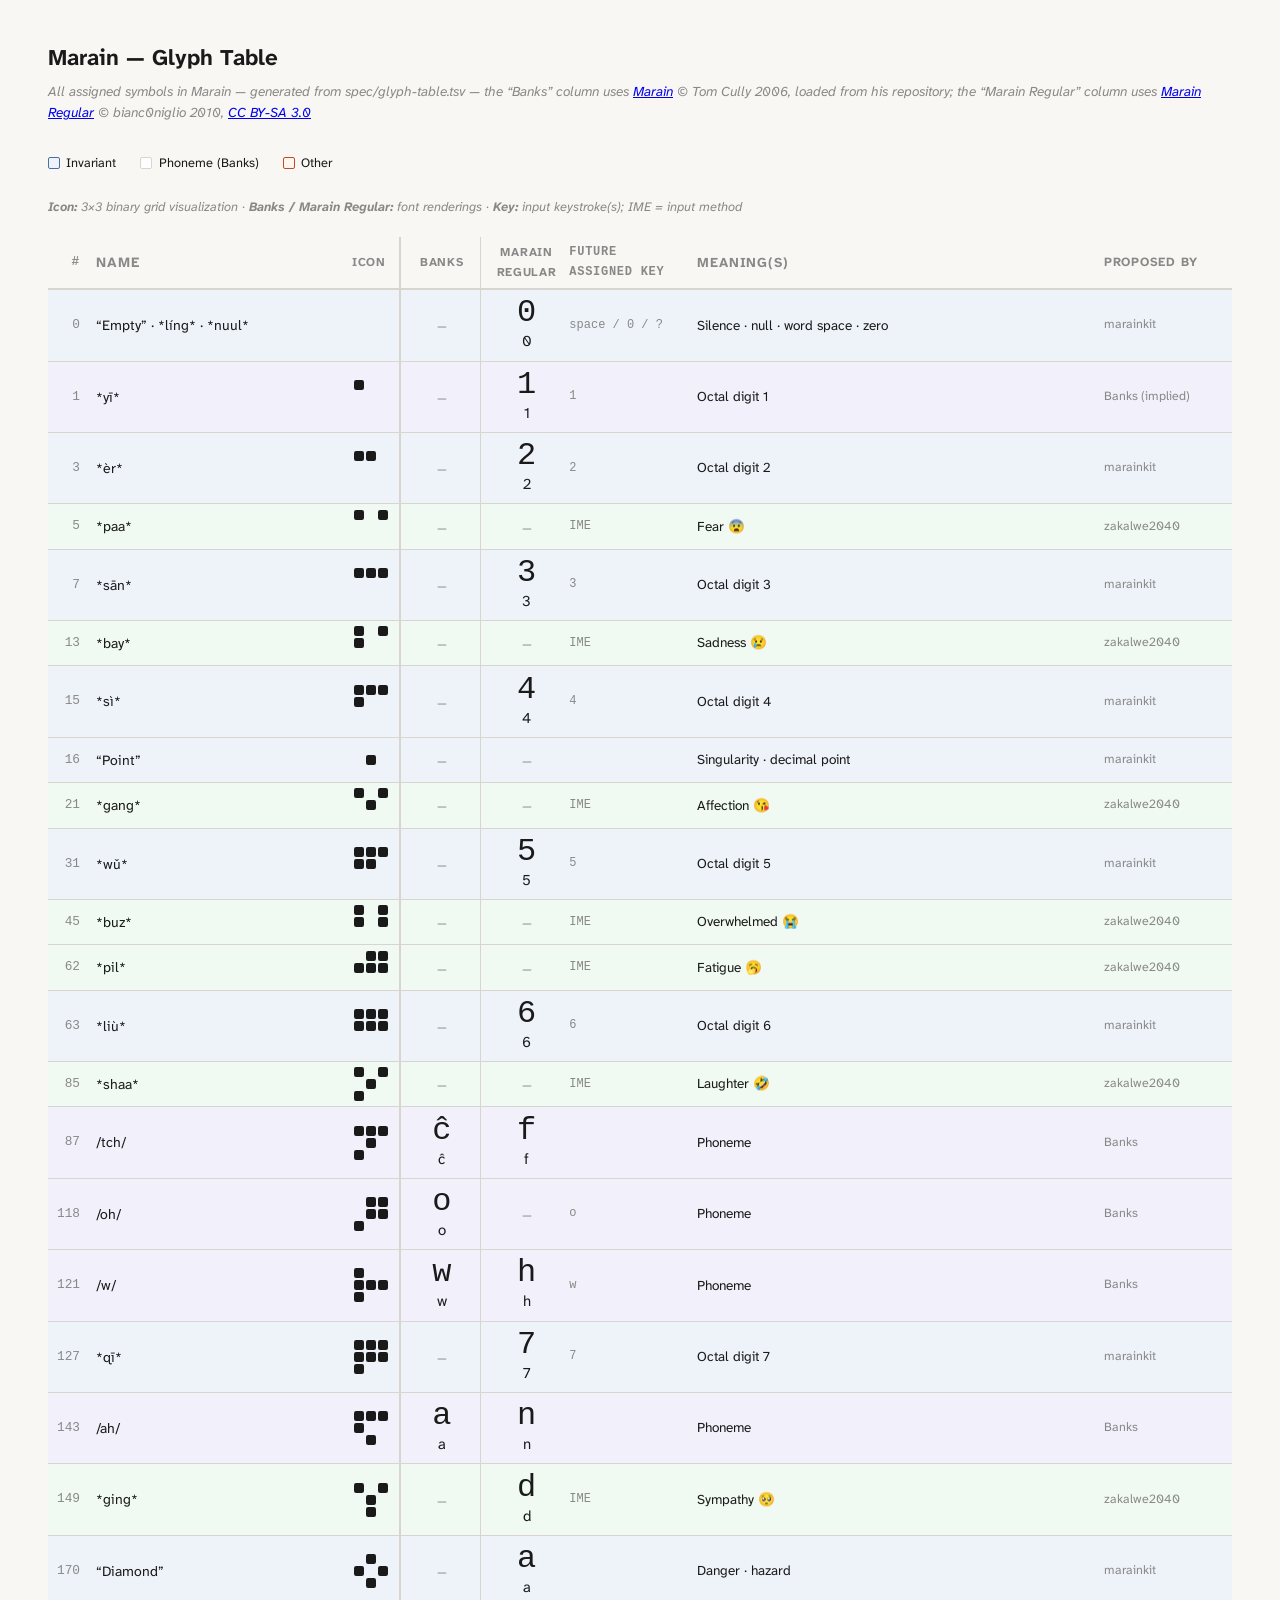
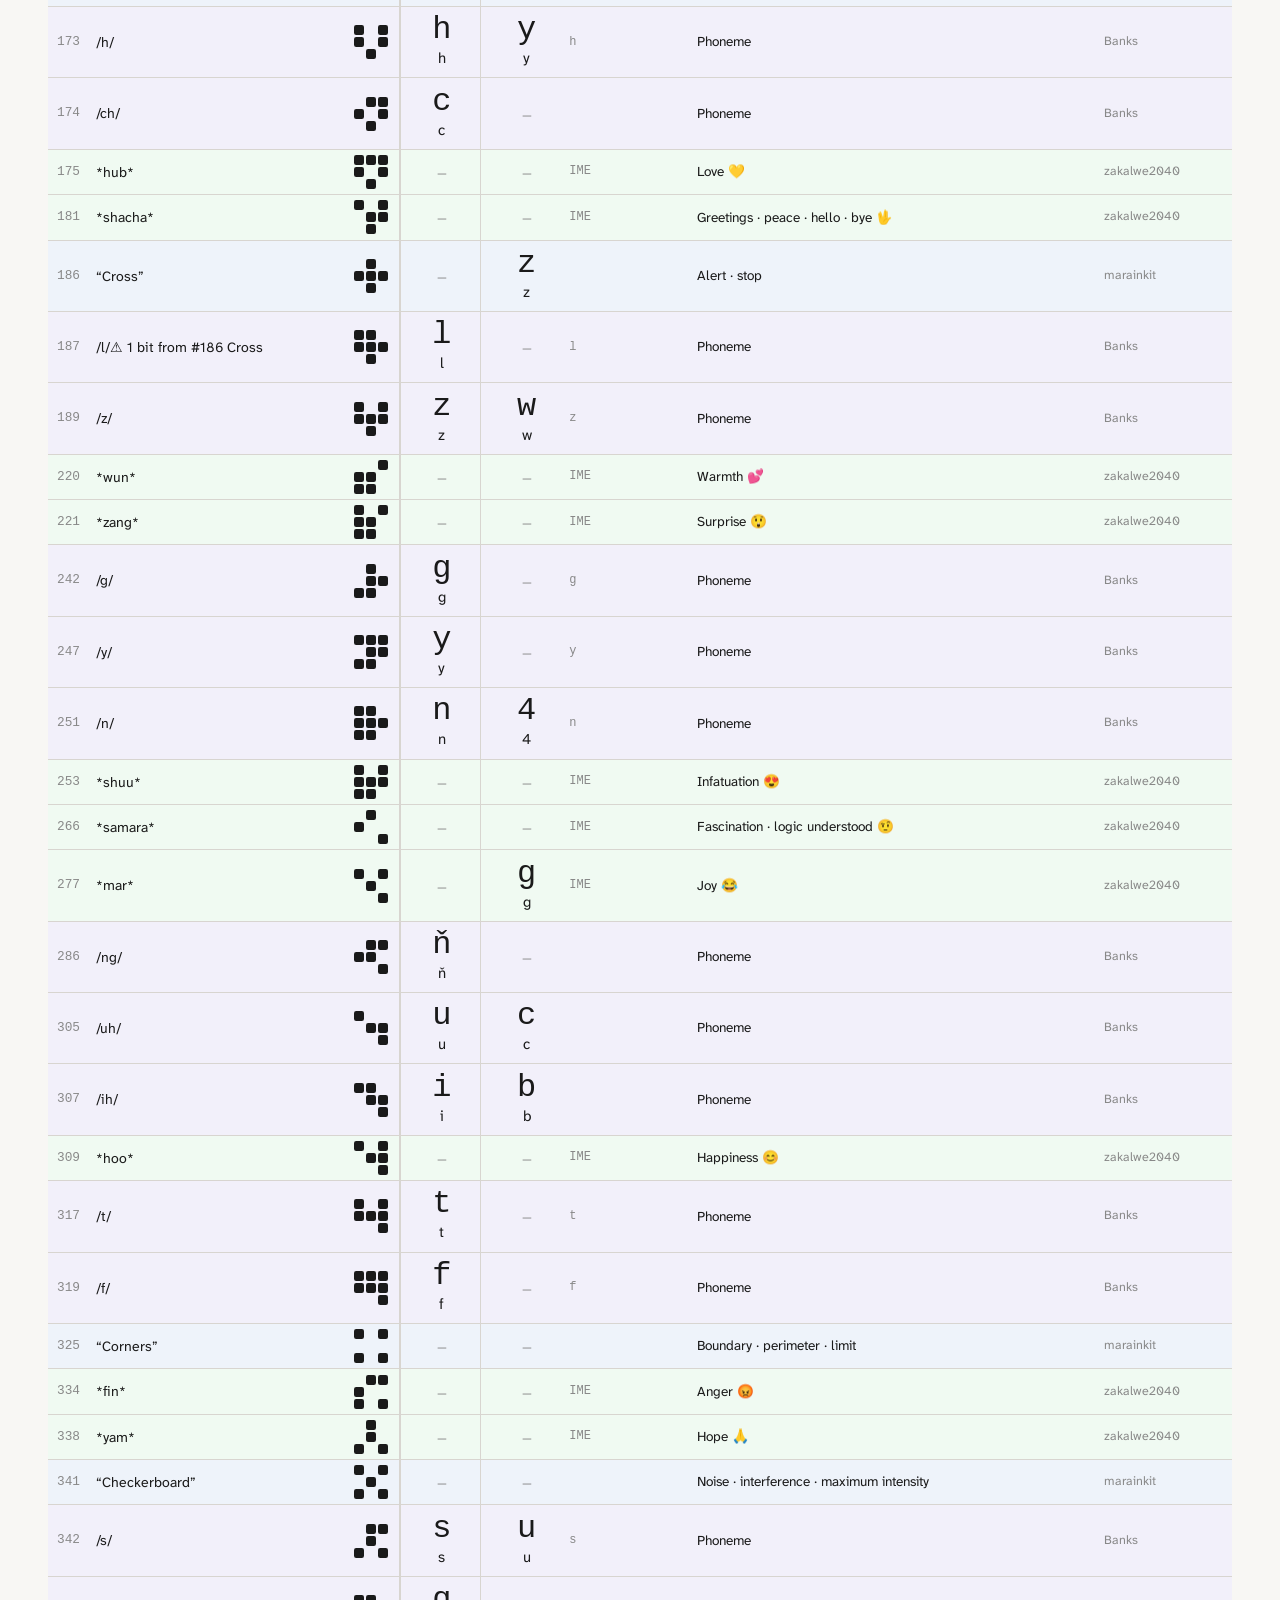
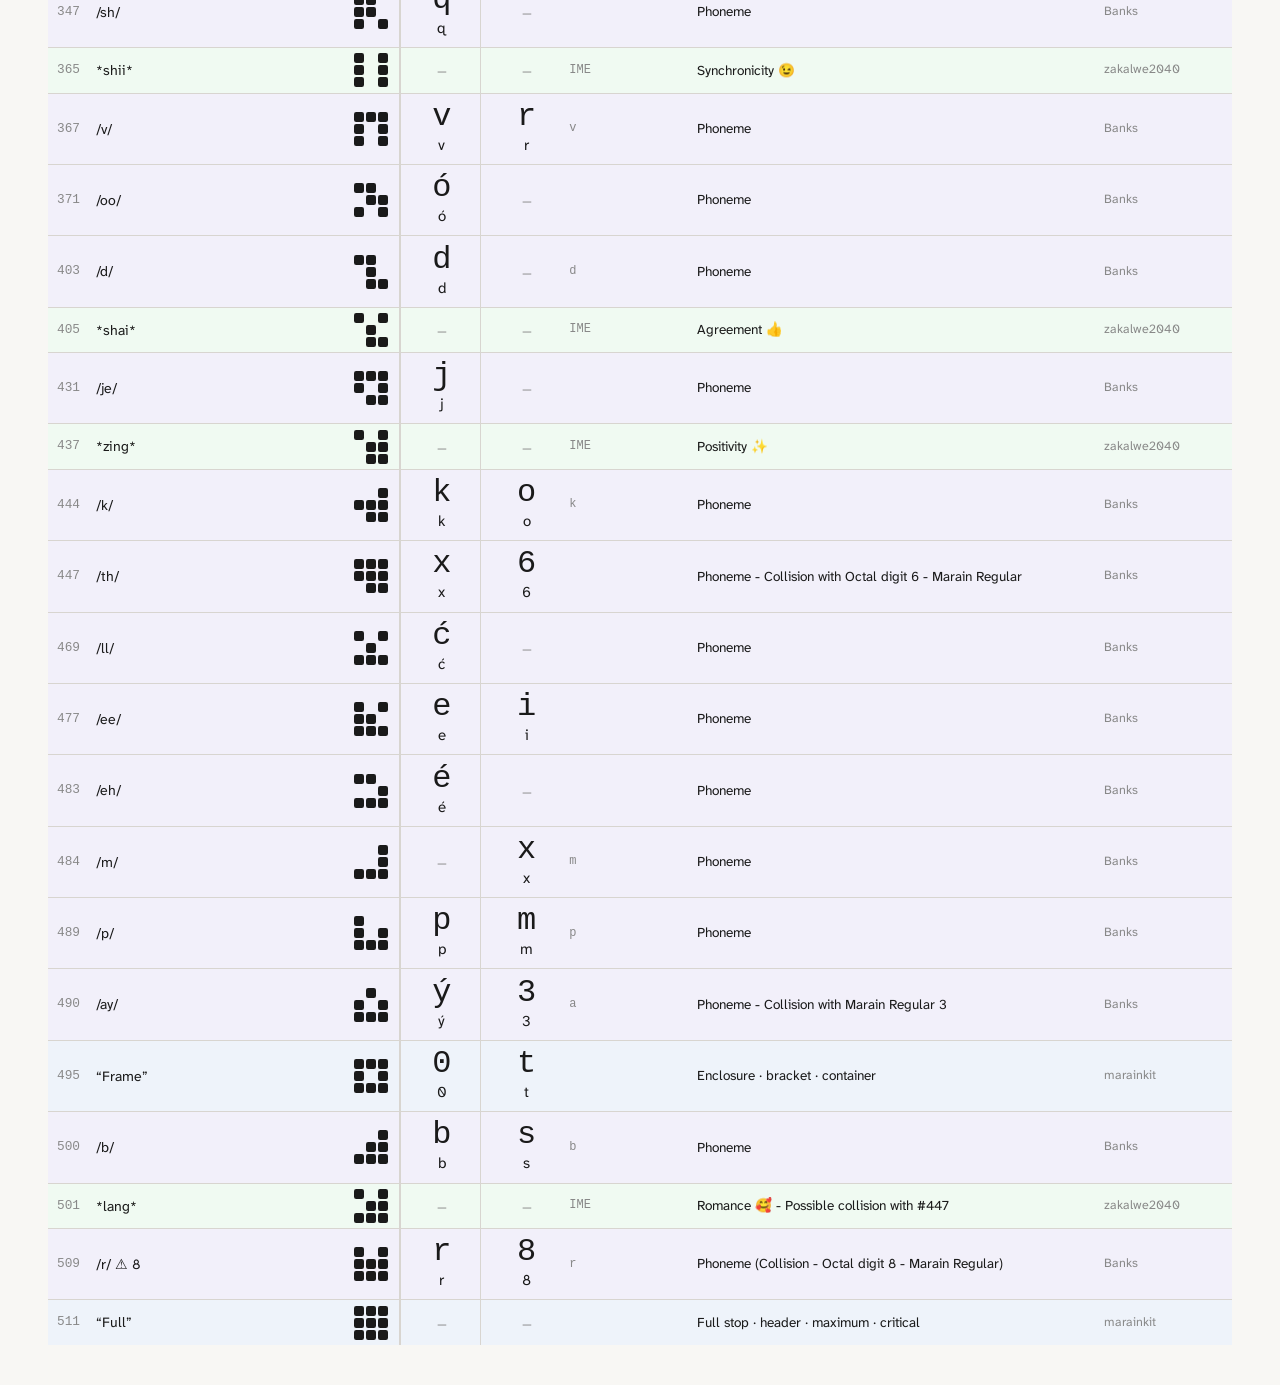
<file: docs/index.html>
<!doctype html>
<html lang="en">
  <head>
    <meta charset="utf-8" />
    <title>Marain — Glyph Table</title>
    <meta name="description" content="Every assigned symbol in Marain — the constructed language of the Culture from Iain M. Banks' novels. Phonemes, numerals, operators, and invariant glyphs with binary indices and font comparisons." />
    <link rel="preconnect" href="https://fonts.googleapis.com" />
    <link rel="preconnect" href="https://fonts.gstatic.com" crossorigin />
    <link
      href="https://fonts.googleapis.com/css2?family=Atkinson+Hyperlegible+Next:ital,wght@0,400;0,700;1,400&display=swap"
      rel="stylesheet"
    />

    <style>
      @font-face {
        font-family: "MarainBanks";
        src: local("MarainBanks"), url("https://raw.githubusercontent.com/tomdionysus/marain-font/master/Marain.ttf") format("truetype");
      }
      @font-face {
        font-family: "MarainRegular";
        src: local("MarainRegular"), url("marain-regular/Marain-Regular.ttf") format("truetype");
      }
      :root {
        --bg: #f8f7f4;
        --surface: #fff;
        --rule: #d8d5d0;
        --text: #1a1a1a;
        --muted: #888;
        --accent: #4a6fa5;
        --inv-bg: #eef3fa;
        --inv-rule: #4a6fa5;
        --warn-bg: #fff7ed;
        --warn-rule: #c04a2a;
        --ff: "Atkinson Hyperlegible Next", "Atkinson Hyperlegible", sans-serif;
        --ff-mono: "Intel One Mono", "Cascadia Code", ui-monospace, monospace;
        --ff-marain: "MarainBanks", monospace;
        --ff-marain-reg: "MarainRegular", monospace;
      }
      *,
      *::before,
      *::after {
        box-sizing: border-box;
        margin: 0;
        padding: 0;
      }
      body {
        font-family: var(--ff);
        font-size: 15px;
        line-height: 1.6;
        background: var(--bg);
        color: var(--text);
        padding: 2.5rem 3rem;
        max-width: 1400px;
      }
      h1 {
        font-size: 1.4rem;
        font-weight: 700;
        margin-bottom: 0.3rem;
      }
      .subtitle {
        font-size: 0.85rem;
        color: var(--muted);
        margin-bottom: 1.8rem;
        font-style: italic;
      }
      .note {
        font-size: 0.8rem;
        color: var(--muted);
        margin-bottom: 1.2rem;
        font-style: italic;
      }
      .legend {
        display: flex;
        gap: 1.5rem;
        margin-bottom: 1.5rem;
        font-size: 0.8rem;
        flex-wrap: wrap;
      }
      .leg {
        display: flex;
        align-items: center;
        gap: 0.4rem;
      }
      .swatch {
        width: 12px;
        height: 12px;
        border-radius: 2px;
        border: 1px solid;
      }
      .sw-inv {
        background: var(--inv-bg);
        border-color: var(--inv-rule);
      }
      .sw-ph {
        background: var(--surface);
        border-color: var(--rule);
      }
      .sw-near {
        background: var(--warn-bg);
        border-color: var(--warn-rule);
      }
      table {
        border-collapse: collapse;
        width: 100%;
      }
      thead th {
        font-size: 0.75rem;
        font-weight: 700;
        letter-spacing: 0.06em;
        text-transform: uppercase;
        color: var(--muted);
        border-bottom: 2px solid var(--rule);
        padding: 0.4rem 0.8rem 0.4rem 0;
        text-align: left;
      }
      td {
        padding: 0.45rem 0.8rem 0.45rem 0;
        border-bottom: 1px solid var(--rule);
        vertical-align: middle;
      }
      tr:last-child td {
        border-bottom: none;
      }
      tr.cat-inv {
        background: var(--inv-bg);
      }
      tr.near-conflict {
        background: var(--warn-bg);
      }
      tr.cat-num {
        background: #f2f0fa;
      }
      tr.cat-zak {
        background: #f0faf2;
      }
      .col-num {
        font-family: var(--ff-mono);
        font-size: 0.8rem;
        color: var(--muted);
        width: 3rem;
        text-align: right;
        padding-right: 1rem;
      }
      .col-name {
        font-size: 0.88rem;
        width: 16rem;
      }
      .col-icon {
        width: 3rem;
        padding: 0.2rem 0.5rem 0.2rem 0;
      }
      .col-icon svg {
        display: block;
      }
      .col-glyph {
        width: 5rem;
        border-left: 2px solid var(--rule);
        padding-left: 1rem;
        text-align: center;
      }
      .m2-glyph {
        font-family: "MarainBanks", monospace;
        font-size: 2rem;
        line-height: 1;
        display: block;
      }
      .m2-missing {
        color: var(--muted);
        font-size: 0.75rem;
      }
      .col-glyph-reg {
        width: 5rem;
        border-left: 1px solid var(--rule);
        padding-left: 1rem;
        text-align: center;
      }
      .mr-glyph {
        font-family: "MarainRegular", monospace;
        font-size: 2rem;
        line-height: 1;
        display: block;
      }
      .col-key {
        font-family: var(--ff-mono);
        font-size: 0.75rem;
        color: var(--muted);
        width: 8rem;
      }
      .col-meaning {
        font-size: 0.85rem;
      }
      .col-proposed {
        font-size: 0.78rem;
        color: var(--muted);
        width: 8rem;
      }
      .flag {
        font-size: 0.72rem;
        color: var(--warn-rule);
        font-style: italic;
      }
      code {
        font-family: var(--ff-mono);
      }
    </style>
  </head>
  <body>
    <h1>Marain — Glyph Table</h1>
    <p class="subtitle">
      All assigned symbols in Marain — generated from spec/glyph-table.tsv — the “Banks” column uses <a href="https://github.com/tomdionysus/marain-font">Marain</a> © Tom Cully 2006, loaded from his repository; the “Marain Regular” column uses <a href="https://fonts2u.com/marain-regular.font">Marain Regular</a> © bianc0niglio 2010, <a href="https://creativecommons.org/licenses/by-sa/3.0/">CC BY-SA 3.0</a>
    </p>
    <div class="legend">
      <div class="leg">
        <div class="swatch sw-inv"></div>
        Invariant
      </div>
      <div class="leg">
        <div class="swatch sw-ph"></div>
        Phoneme (Banks)
      </div>
      <div class="leg">
        <div class="swatch sw-near"></div>
        Other
      </div>
    </div>
    <p class="note"><strong>Icon:</strong> 3×3 binary grid visualization · <strong>Banks / Marain Regular:</strong> font renderings · <strong>Key:</strong> input keystroke(s); IME = input method</p>
    <table>
      <thead>
        <tr>
          <th class="col-num">#</th>
          <th class="col-name">Name</th>
          <th class="col-icon">Icon</th>
          <th class="col-glyph">Banks</th>
          <th class="col-glyph-reg">Marain Regular</th>
          <th class="col-key">Future Assigned Key</th>
          <th class="col-meaning">Meaning(s)</th>
          <th class="col-proposed">Proposed by</th>
        </tr>
      </thead>
      <tbody>
        <tr class="cat-inv">
          <td class="col-num">0</td>
          <td class="col-name">“Empty” · *líng* · *nuul*</td>
          <td class="col-icon">
            <svg
              xmlns="http://www.w3.org/2000/svg"
              width="38"
              height="38"
              viewBox="0 0 38 38"
            ></svg>
          </td>
          <td class="col-glyph"><span class="m2-missing">—</span></td>
          <td class="col-glyph-reg"><span class="mr-glyph">0</span>0</td>
          <td class="col-key">space / 0 / ?</td>
          <td class="col-meaning">Silence · null · word space · zero</td>
          <td class="col-proposed">marainkit</td>
        </tr>
        <tr class="cat-num">
          <td class="col-num">1</td>
          <td class="col-name">*yī*</td>
          <td class="col-icon">
            <svg
              xmlns="http://www.w3.org/2000/svg"
              width="38"
              height="38"
              viewBox="0 0 38 38"
            >
              <rect
                x="2.0"
                y="2.0"
                width="10"
                height="10"
                rx="2.2"
                fill="#1a1a1a"
              />
            </svg>
          </td>
          <td class="col-glyph"><span class="m2-missing">—</span></td>
          <td class="col-glyph-reg"><span class="mr-glyph">1</span>1</td>
          <td class="col-key">1</td>
          <td class="col-meaning">Octal digit 1</td>
          <td class="col-proposed">Banks (implied)</td>
        </tr>
        <tr class="cat-inv">
          <td class="col-num">3</td>
          <td class="col-name">*èr*</td>
          <td class="col-icon">
            <svg
              xmlns="http://www.w3.org/2000/svg"
              width="38"
              height="38"
              viewBox="0 0 38 38"
            >
              <rect
                x="14.0"
                y="2.0"
                width="10"
                height="10"
                rx="2.2"
                fill="#1a1a1a"
              />
              <rect
                x="2.0"
                y="2.0"
                width="10"
                height="10"
                rx="2.2"
                fill="#1a1a1a"
              />
            </svg>
          </td>
          <td class="col-glyph"><span class="m2-missing">—</span></td>
          <td class="col-glyph-reg"><span class="mr-glyph">2</span>2</td>
          <td class="col-key">2</td>
          <td class="col-meaning">Octal digit 2</td>
          <td class="col-proposed">marainkit</td>
        </tr>
        <tr class="cat-zak">
          <td class="col-num">5</td>
          <td class="col-name">*paa*</td>
          <td class="col-icon">
            <svg
              xmlns="http://www.w3.org/2000/svg"
              width="38"
              height="38"
              viewBox="0 0 38 38"
            >
              <rect
                x="26.0"
                y="2.0"
                width="10"
                height="10"
                rx="2.2"
                fill="#1a1a1a"
              />
              <rect
                x="2.0"
                y="2.0"
                width="10"
                height="10"
                rx="2.2"
                fill="#1a1a1a"
              />
            </svg>
          </td>
          <td class="col-glyph"><span class="m2-missing">—</span></td>
          <td class="col-glyph-reg"><span class="m2-missing">—</span></td>
          <td class="col-key">IME</td>
          <td class="col-meaning">Fear 😨</td>
          <td class="col-proposed">zakalwe2040</td>
        </tr>
        <tr class="cat-inv">
          <td class="col-num">7</td>
          <td class="col-name">*sān*</td>
          <td class="col-icon">
            <svg
              xmlns="http://www.w3.org/2000/svg"
              width="38"
              height="38"
              viewBox="0 0 38 38"
            >
              <rect
                x="26.0"
                y="2.0"
                width="10"
                height="10"
                rx="2.2"
                fill="#1a1a1a"
              />
              <rect
                x="14.0"
                y="2.0"
                width="10"
                height="10"
                rx="2.2"
                fill="#1a1a1a"
              />
              <rect
                x="2.0"
                y="2.0"
                width="10"
                height="10"
                rx="2.2"
                fill="#1a1a1a"
              />
            </svg>
          </td>
          <td class="col-glyph"><span class="m2-missing">—</span></td>
          <td class="col-glyph-reg"><span class="mr-glyph">3</span>3</td>
          <td class="col-key">3</td>
          <td class="col-meaning">Octal digit 3</td>
          <td class="col-proposed">marainkit</td>
        </tr>
        <tr class="cat-zak">
          <td class="col-num">13</td>
          <td class="col-name">*bay*</td>
          <td class="col-icon">
            <svg
              xmlns="http://www.w3.org/2000/svg"
              width="38"
              height="38"
              viewBox="0 0 38 38"
            >
              <rect
                x="2.0"
                y="14.0"
                width="10"
                height="10"
                rx="2.2"
                fill="#1a1a1a"
              />
              <rect
                x="26.0"
                y="2.0"
                width="10"
                height="10"
                rx="2.2"
                fill="#1a1a1a"
              />
              <rect
                x="2.0"
                y="2.0"
                width="10"
                height="10"
                rx="2.2"
                fill="#1a1a1a"
              />
            </svg>
          </td>
          <td class="col-glyph"><span class="m2-missing">—</span></td>
          <td class="col-glyph-reg"><span class="m2-missing">—</span></td>
          <td class="col-key">IME</td>
          <td class="col-meaning">Sadness 😢</td>
          <td class="col-proposed">zakalwe2040</td>
        </tr>
        <tr class="cat-inv">
          <td class="col-num">15</td>
          <td class="col-name">*sì*</td>
          <td class="col-icon">
            <svg
              xmlns="http://www.w3.org/2000/svg"
              width="38"
              height="38"
              viewBox="0 0 38 38"
            >
              <rect
                x="2.0"
                y="14.0"
                width="10"
                height="10"
                rx="2.2"
                fill="#1a1a1a"
              />
              <rect
                x="26.0"
                y="2.0"
                width="10"
                height="10"
                rx="2.2"
                fill="#1a1a1a"
              />
              <rect
                x="14.0"
                y="2.0"
                width="10"
                height="10"
                rx="2.2"
                fill="#1a1a1a"
              />
              <rect
                x="2.0"
                y="2.0"
                width="10"
                height="10"
                rx="2.2"
                fill="#1a1a1a"
              />
            </svg>
          </td>
          <td class="col-glyph"><span class="m2-missing">—</span></td>
          <td class="col-glyph-reg"><span class="mr-glyph">4</span>4</td>
          <td class="col-key">4</td>
          <td class="col-meaning">Octal digit 4</td>
          <td class="col-proposed">marainkit</td>
        </tr>
        <tr class="cat-inv">
          <td class="col-num">16</td>
          <td class="col-name">“Point”</td>
          <td class="col-icon">
            <svg
              xmlns="http://www.w3.org/2000/svg"
              width="38"
              height="38"
              viewBox="0 0 38 38"
            >
              <rect
                x="14.0"
                y="14.0"
                width="10"
                height="10"
                rx="2.2"
                fill="#1a1a1a"
              />
            </svg>
          </td>
          <td class="col-glyph"><span class="m2-missing">—</span></td>
          <td class="col-glyph-reg"><span class="m2-missing">—</span></td>
          <td class="col-key"></td>
          <td class="col-meaning">Singularity · decimal point</td>
          <td class="col-proposed">marainkit</td>
        </tr>
        <tr class="cat-zak">
          <td class="col-num">21</td>
          <td class="col-name">*gang*</td>
          <td class="col-icon">
            <svg
              xmlns="http://www.w3.org/2000/svg"
              width="38"
              height="38"
              viewBox="0 0 38 38"
            >
              <rect
                x="14.0"
                y="14.0"
                width="10"
                height="10"
                rx="2.2"
                fill="#1a1a1a"
              />
              <rect
                x="26.0"
                y="2.0"
                width="10"
                height="10"
                rx="2.2"
                fill="#1a1a1a"
              />
              <rect
                x="2.0"
                y="2.0"
                width="10"
                height="10"
                rx="2.2"
                fill="#1a1a1a"
              />
            </svg>
          </td>
          <td class="col-glyph"><span class="m2-missing">—</span></td>
          <td class="col-glyph-reg"><span class="m2-missing">—</span></td>
          <td class="col-key">IME</td>
          <td class="col-meaning">Affection 😘</td>
          <td class="col-proposed">zakalwe2040</td>
        </tr>
        <tr class="cat-inv">
          <td class="col-num">31</td>
          <td class="col-name">*wǔ*</td>
          <td class="col-icon">
            <svg
              xmlns="http://www.w3.org/2000/svg"
              width="38"
              height="38"
              viewBox="0 0 38 38"
            >
              <rect
                x="14.0"
                y="14.0"
                width="10"
                height="10"
                rx="2.2"
                fill="#1a1a1a"
              />
              <rect
                x="2.0"
                y="14.0"
                width="10"
                height="10"
                rx="2.2"
                fill="#1a1a1a"
              />
              <rect
                x="26.0"
                y="2.0"
                width="10"
                height="10"
                rx="2.2"
                fill="#1a1a1a"
              />
              <rect
                x="14.0"
                y="2.0"
                width="10"
                height="10"
                rx="2.2"
                fill="#1a1a1a"
              />
              <rect
                x="2.0"
                y="2.0"
                width="10"
                height="10"
                rx="2.2"
                fill="#1a1a1a"
              />
            </svg>
          </td>
          <td class="col-glyph"><span class="m2-missing">—</span></td>
          <td class="col-glyph-reg"><span class="mr-glyph">5</span>5</td>
          <td class="col-key">5</td>
          <td class="col-meaning">Octal digit 5</td>
          <td class="col-proposed">marainkit</td>
        </tr>
        <tr class="cat-zak">
          <td class="col-num">45</td>
          <td class="col-name">*buz*</td>
          <td class="col-icon">
            <svg
              xmlns="http://www.w3.org/2000/svg"
              width="38"
              height="38"
              viewBox="0 0 38 38"
            >
              <rect
                x="26.0"
                y="14.0"
                width="10"
                height="10"
                rx="2.2"
                fill="#1a1a1a"
              />
              <rect
                x="2.0"
                y="14.0"
                width="10"
                height="10"
                rx="2.2"
                fill="#1a1a1a"
              />
              <rect
                x="26.0"
                y="2.0"
                width="10"
                height="10"
                rx="2.2"
                fill="#1a1a1a"
              />
              <rect
                x="2.0"
                y="2.0"
                width="10"
                height="10"
                rx="2.2"
                fill="#1a1a1a"
              />
            </svg>
          </td>
          <td class="col-glyph"><span class="m2-missing">—</span></td>
          <td class="col-glyph-reg"><span class="m2-missing">—</span></td>
          <td class="col-key">IME</td>
          <td class="col-meaning">Overwhelmed 😭</td>
          <td class="col-proposed">zakalwe2040</td>
        </tr>
        <tr class="cat-zak">
          <td class="col-num">62</td>
          <td class="col-name">*pil*</td>
          <td class="col-icon">
            <svg
              xmlns="http://www.w3.org/2000/svg"
              width="38"
              height="38"
              viewBox="0 0 38 38"
            >
              <rect
                x="26.0"
                y="14.0"
                width="10"
                height="10"
                rx="2.2"
                fill="#1a1a1a"
              />
              <rect
                x="14.0"
                y="14.0"
                width="10"
                height="10"
                rx="2.2"
                fill="#1a1a1a"
              />
              <rect
                x="2.0"
                y="14.0"
                width="10"
                height="10"
                rx="2.2"
                fill="#1a1a1a"
              />
              <rect
                x="26.0"
                y="2.0"
                width="10"
                height="10"
                rx="2.2"
                fill="#1a1a1a"
              />
              <rect
                x="14.0"
                y="2.0"
                width="10"
                height="10"
                rx="2.2"
                fill="#1a1a1a"
              />
            </svg>
          </td>
          <td class="col-glyph"><span class="m2-missing">—</span></td>
          <td class="col-glyph-reg"><span class="m2-missing">—</span></td>
          <td class="col-key">IME</td>
          <td class="col-meaning">Fatigue 🥱</td>
          <td class="col-proposed">zakalwe2040</td>
        </tr>
        <tr class="cat-inv">
          <td class="col-num">63</td>
          <td class="col-name">*liù*</td>
          <td class="col-icon">
            <svg
              xmlns="http://www.w3.org/2000/svg"
              width="38"
              height="38"
              viewBox="0 0 38 38"
            >
              <rect
                x="26.0"
                y="14.0"
                width="10"
                height="10"
                rx="2.2"
                fill="#1a1a1a"
              />
              <rect
                x="14.0"
                y="14.0"
                width="10"
                height="10"
                rx="2.2"
                fill="#1a1a1a"
              />
              <rect
                x="2.0"
                y="14.0"
                width="10"
                height="10"
                rx="2.2"
                fill="#1a1a1a"
              />
              <rect
                x="26.0"
                y="2.0"
                width="10"
                height="10"
                rx="2.2"
                fill="#1a1a1a"
              />
              <rect
                x="14.0"
                y="2.0"
                width="10"
                height="10"
                rx="2.2"
                fill="#1a1a1a"
              />
              <rect
                x="2.0"
                y="2.0"
                width="10"
                height="10"
                rx="2.2"
                fill="#1a1a1a"
              />
            </svg>
          </td>
          <td class="col-glyph"><span class="m2-missing">—</span></td>
          <td class="col-glyph-reg"><span class="mr-glyph">6</span>6</td>
          <td class="col-key">6</td>
          <td class="col-meaning">Octal digit 6</td>
          <td class="col-proposed">marainkit</td>
        </tr>
        <tr class="cat-zak">
          <td class="col-num">85</td>
          <td class="col-name">*shaa*</td>
          <td class="col-icon">
            <svg
              xmlns="http://www.w3.org/2000/svg"
              width="38"
              height="38"
              viewBox="0 0 38 38"
            >
              <rect
                x="2.0"
                y="26.0"
                width="10"
                height="10"
                rx="2.2"
                fill="#1a1a1a"
              />
              <rect
                x="14.0"
                y="14.0"
                width="10"
                height="10"
                rx="2.2"
                fill="#1a1a1a"
              />
              <rect
                x="26.0"
                y="2.0"
                width="10"
                height="10"
                rx="2.2"
                fill="#1a1a1a"
              />
              <rect
                x="2.0"
                y="2.0"
                width="10"
                height="10"
                rx="2.2"
                fill="#1a1a1a"
              />
            </svg>
          </td>
          <td class="col-glyph"><span class="m2-missing">—</span></td>
          <td class="col-glyph-reg"><span class="m2-missing">—</span></td>
          <td class="col-key">IME</td>
          <td class="col-meaning">Laughter 🤣</td>
          <td class="col-proposed">zakalwe2040</td>
        </tr>
        <tr class="cat-num">
          <td class="col-num">87</td>
          <td class="col-name">/tch/</td>
          <td class="col-icon">
            <svg
              xmlns="http://www.w3.org/2000/svg"
              width="38"
              height="38"
              viewBox="0 0 38 38"
            >
              <rect
                x="2.0"
                y="26.0"
                width="10"
                height="10"
                rx="2.2"
                fill="#1a1a1a"
              />
              <rect
                x="14.0"
                y="14.0"
                width="10"
                height="10"
                rx="2.2"
                fill="#1a1a1a"
              />
              <rect
                x="26.0"
                y="2.0"
                width="10"
                height="10"
                rx="2.2"
                fill="#1a1a1a"
              />
              <rect
                x="14.0"
                y="2.0"
                width="10"
                height="10"
                rx="2.2"
                fill="#1a1a1a"
              />
              <rect
                x="2.0"
                y="2.0"
                width="10"
                height="10"
                rx="2.2"
                fill="#1a1a1a"
              />
            </svg>
          </td>
          <td class="col-glyph"><span class="m2-glyph">ĉ</span>ĉ</td>
          <td class="col-glyph-reg"><span class="mr-glyph">f</span>f</td>
          <td class="col-key"></td>
          <td class="col-meaning">Phoneme</td>
          <td class="col-proposed">Banks</td>
        </tr>
        <tr class="cat-num">
          <td class="col-num">118</td>
          <td class="col-name">/oh/</td>
          <td class="col-icon">
            <svg
              xmlns="http://www.w3.org/2000/svg"
              width="38"
              height="38"
              viewBox="0 0 38 38"
            >
              <rect
                x="2.0"
                y="26.0"
                width="10"
                height="10"
                rx="2.2"
                fill="#1a1a1a"
              />
              <rect
                x="26.0"
                y="14.0"
                width="10"
                height="10"
                rx="2.2"
                fill="#1a1a1a"
              />
              <rect
                x="14.0"
                y="14.0"
                width="10"
                height="10"
                rx="2.2"
                fill="#1a1a1a"
              />
              <rect
                x="26.0"
                y="2.0"
                width="10"
                height="10"
                rx="2.2"
                fill="#1a1a1a"
              />
              <rect
                x="14.0"
                y="2.0"
                width="10"
                height="10"
                rx="2.2"
                fill="#1a1a1a"
              />
            </svg>
          </td>
          <td class="col-glyph"><span class="m2-glyph">o</span>o</td>
          <td class="col-glyph-reg"><span class="m2-missing">—</span></td>
          <td class="col-key">o</td>
          <td class="col-meaning">Phoneme</td>
          <td class="col-proposed">Banks</td>
        </tr>
        <tr class="cat-num">
          <td class="col-num">121</td>
          <td class="col-name">/w/</td>
          <td class="col-icon">
            <svg
              xmlns="http://www.w3.org/2000/svg"
              width="38"
              height="38"
              viewBox="0 0 38 38"
            >
              <rect
                x="2.0"
                y="26.0"
                width="10"
                height="10"
                rx="2.2"
                fill="#1a1a1a"
              />
              <rect
                x="26.0"
                y="14.0"
                width="10"
                height="10"
                rx="2.2"
                fill="#1a1a1a"
              />
              <rect
                x="14.0"
                y="14.0"
                width="10"
                height="10"
                rx="2.2"
                fill="#1a1a1a"
              />
              <rect
                x="2.0"
                y="14.0"
                width="10"
                height="10"
                rx="2.2"
                fill="#1a1a1a"
              />
              <rect
                x="2.0"
                y="2.0"
                width="10"
                height="10"
                rx="2.2"
                fill="#1a1a1a"
              />
            </svg>
          </td>
          <td class="col-glyph"><span class="m2-glyph">w</span>w</td>
          <td class="col-glyph-reg"><span class="mr-glyph">h</span>h</td>
          <td class="col-key">w</td>
          <td class="col-meaning">Phoneme</td>
          <td class="col-proposed">Banks</td>
        </tr>
        <tr class="cat-inv">
          <td class="col-num">127</td>
          <td class="col-name">*qī*</td>
          <td class="col-icon">
            <svg
              xmlns="http://www.w3.org/2000/svg"
              width="38"
              height="38"
              viewBox="0 0 38 38"
            >
              <rect
                x="2.0"
                y="26.0"
                width="10"
                height="10"
                rx="2.2"
                fill="#1a1a1a"
              />
              <rect
                x="26.0"
                y="14.0"
                width="10"
                height="10"
                rx="2.2"
                fill="#1a1a1a"
              />
              <rect
                x="14.0"
                y="14.0"
                width="10"
                height="10"
                rx="2.2"
                fill="#1a1a1a"
              />
              <rect
                x="2.0"
                y="14.0"
                width="10"
                height="10"
                rx="2.2"
                fill="#1a1a1a"
              />
              <rect
                x="26.0"
                y="2.0"
                width="10"
                height="10"
                rx="2.2"
                fill="#1a1a1a"
              />
              <rect
                x="14.0"
                y="2.0"
                width="10"
                height="10"
                rx="2.2"
                fill="#1a1a1a"
              />
              <rect
                x="2.0"
                y="2.0"
                width="10"
                height="10"
                rx="2.2"
                fill="#1a1a1a"
              />
            </svg>
          </td>
          <td class="col-glyph"><span class="m2-missing">—</span></td>
          <td class="col-glyph-reg"><span class="mr-glyph">7</span>7</td>
          <td class="col-key">7</td>
          <td class="col-meaning">Octal digit 7</td>
          <td class="col-proposed">marainkit</td>
        </tr>
        <tr class="cat-num">
          <td class="col-num">143</td>
          <td class="col-name">/ah/</td>
          <td class="col-icon">
            <svg
              xmlns="http://www.w3.org/2000/svg"
              width="38"
              height="38"
              viewBox="0 0 38 38"
            >
              <rect
                x="14.0"
                y="26.0"
                width="10"
                height="10"
                rx="2.2"
                fill="#1a1a1a"
              />
              <rect
                x="2.0"
                y="14.0"
                width="10"
                height="10"
                rx="2.2"
                fill="#1a1a1a"
              />
              <rect
                x="26.0"
                y="2.0"
                width="10"
                height="10"
                rx="2.2"
                fill="#1a1a1a"
              />
              <rect
                x="14.0"
                y="2.0"
                width="10"
                height="10"
                rx="2.2"
                fill="#1a1a1a"
              />
              <rect
                x="2.0"
                y="2.0"
                width="10"
                height="10"
                rx="2.2"
                fill="#1a1a1a"
              />
            </svg>
          </td>
          <td class="col-glyph"><span class="m2-glyph">a</span>a</td>
          <td class="col-glyph-reg"><span class="mr-glyph">n</span>n</td>
          <td class="col-key"></td>
          <td class="col-meaning">Phoneme</td>
          <td class="col-proposed">Banks</td>
        </tr>
        <tr class="cat-zak">
          <td class="col-num">149</td>
          <td class="col-name">*ging*</td>
          <td class="col-icon">
            <svg
              xmlns="http://www.w3.org/2000/svg"
              width="38"
              height="38"
              viewBox="0 0 38 38"
            >
              <rect
                x="14.0"
                y="26.0"
                width="10"
                height="10"
                rx="2.2"
                fill="#1a1a1a"
              />
              <rect
                x="14.0"
                y="14.0"
                width="10"
                height="10"
                rx="2.2"
                fill="#1a1a1a"
              />
              <rect
                x="26.0"
                y="2.0"
                width="10"
                height="10"
                rx="2.2"
                fill="#1a1a1a"
              />
              <rect
                x="2.0"
                y="2.0"
                width="10"
                height="10"
                rx="2.2"
                fill="#1a1a1a"
              />
            </svg>
          </td>
          <td class="col-glyph"><span class="m2-missing">—</span></td>
          <td class="col-glyph-reg"><span class="mr-glyph">d</span>d</td>
          <td class="col-key">IME</td>
          <td class="col-meaning">Sympathy 🥺</td>
          <td class="col-proposed">zakalwe2040</td>
        </tr>
        <tr class="cat-inv">
          <td class="col-num">170</td>
          <td class="col-name">“Diamond”</td>
          <td class="col-icon">
            <svg
              xmlns="http://www.w3.org/2000/svg"
              width="38"
              height="38"
              viewBox="0 0 38 38"
            >
              <rect
                x="14.0"
                y="26.0"
                width="10"
                height="10"
                rx="2.2"
                fill="#1a1a1a"
              />
              <rect
                x="26.0"
                y="14.0"
                width="10"
                height="10"
                rx="2.2"
                fill="#1a1a1a"
              />
              <rect
                x="2.0"
                y="14.0"
                width="10"
                height="10"
                rx="2.2"
                fill="#1a1a1a"
              />
              <rect
                x="14.0"
                y="2.0"
                width="10"
                height="10"
                rx="2.2"
                fill="#1a1a1a"
              />
            </svg>
          </td>
          <td class="col-glyph"><span class="m2-missing">—</span></td>
          <td class="col-glyph-reg"><span class="mr-glyph">a</span>a</td>
          <td class="col-key"></td>
          <td class="col-meaning">Danger · hazard</td>
          <td class="col-proposed">marainkit</td>
        </tr>
        <tr class="cat-num">
          <td class="col-num">173</td>
          <td class="col-name">/h/</td>
          <td class="col-icon">
            <svg
              xmlns="http://www.w3.org/2000/svg"
              width="38"
              height="38"
              viewBox="0 0 38 38"
            >
              <rect
                x="14.0"
                y="26.0"
                width="10"
                height="10"
                rx="2.2"
                fill="#1a1a1a"
              />
              <rect
                x="26.0"
                y="14.0"
                width="10"
                height="10"
                rx="2.2"
                fill="#1a1a1a"
              />
              <rect
                x="2.0"
                y="14.0"
                width="10"
                height="10"
                rx="2.2"
                fill="#1a1a1a"
              />
              <rect
                x="26.0"
                y="2.0"
                width="10"
                height="10"
                rx="2.2"
                fill="#1a1a1a"
              />
              <rect
                x="2.0"
                y="2.0"
                width="10"
                height="10"
                rx="2.2"
                fill="#1a1a1a"
              />
            </svg>
          </td>
          <td class="col-glyph"><span class="m2-glyph">h</span>h</td>
          <td class="col-glyph-reg"><span class="mr-glyph">y</span>y</td>
          <td class="col-key">h</td>
          <td class="col-meaning">Phoneme</td>
          <td class="col-proposed">Banks</td>
        </tr>
        <tr class="cat-num">
          <td class="col-num">174</td>
          <td class="col-name">/ch/</td>
          <td class="col-icon">
            <svg
              xmlns="http://www.w3.org/2000/svg"
              width="38"
              height="38"
              viewBox="0 0 38 38"
            >
              <rect
                x="14.0"
                y="26.0"
                width="10"
                height="10"
                rx="2.2"
                fill="#1a1a1a"
              />
              <rect
                x="26.0"
                y="14.0"
                width="10"
                height="10"
                rx="2.2"
                fill="#1a1a1a"
              />
              <rect
                x="2.0"
                y="14.0"
                width="10"
                height="10"
                rx="2.2"
                fill="#1a1a1a"
              />
              <rect
                x="26.0"
                y="2.0"
                width="10"
                height="10"
                rx="2.2"
                fill="#1a1a1a"
              />
              <rect
                x="14.0"
                y="2.0"
                width="10"
                height="10"
                rx="2.2"
                fill="#1a1a1a"
              />
            </svg>
          </td>
          <td class="col-glyph"><span class="m2-glyph">c</span>c</td>
          <td class="col-glyph-reg"><span class="m2-missing">—</span></td>
          <td class="col-key"></td>
          <td class="col-meaning">Phoneme</td>
          <td class="col-proposed">Banks</td>
        </tr>
        <tr class="cat-zak">
          <td class="col-num">175</td>
          <td class="col-name">*hub*</td>
          <td class="col-icon">
            <svg
              xmlns="http://www.w3.org/2000/svg"
              width="38"
              height="38"
              viewBox="0 0 38 38"
            >
              <rect
                x="14.0"
                y="26.0"
                width="10"
                height="10"
                rx="2.2"
                fill="#1a1a1a"
              />
              <rect
                x="26.0"
                y="14.0"
                width="10"
                height="10"
                rx="2.2"
                fill="#1a1a1a"
              />
              <rect
                x="2.0"
                y="14.0"
                width="10"
                height="10"
                rx="2.2"
                fill="#1a1a1a"
              />
              <rect
                x="26.0"
                y="2.0"
                width="10"
                height="10"
                rx="2.2"
                fill="#1a1a1a"
              />
              <rect
                x="14.0"
                y="2.0"
                width="10"
                height="10"
                rx="2.2"
                fill="#1a1a1a"
              />
              <rect
                x="2.0"
                y="2.0"
                width="10"
                height="10"
                rx="2.2"
                fill="#1a1a1a"
              />
            </svg>
          </td>
          <td class="col-glyph"><span class="m2-missing">—</span></td>
          <td class="col-glyph-reg"><span class="m2-missing">—</span></td>
          <td class="col-key">IME</td>
          <td class="col-meaning">Love 💛</td>
          <td class="col-proposed">zakalwe2040</td>
        </tr>
        <tr class="cat-zak">
          <td class="col-num">181</td>
          <td class="col-name">*shacha*</td>
          <td class="col-icon">
            <svg
              xmlns="http://www.w3.org/2000/svg"
              width="38"
              height="38"
              viewBox="0 0 38 38"
            >
              <rect
                x="14.0"
                y="26.0"
                width="10"
                height="10"
                rx="2.2"
                fill="#1a1a1a"
              />
              <rect
                x="26.0"
                y="14.0"
                width="10"
                height="10"
                rx="2.2"
                fill="#1a1a1a"
              />
              <rect
                x="14.0"
                y="14.0"
                width="10"
                height="10"
                rx="2.2"
                fill="#1a1a1a"
              />
              <rect
                x="26.0"
                y="2.0"
                width="10"
                height="10"
                rx="2.2"
                fill="#1a1a1a"
              />
              <rect
                x="2.0"
                y="2.0"
                width="10"
                height="10"
                rx="2.2"
                fill="#1a1a1a"
              />
            </svg>
          </td>
          <td class="col-glyph"><span class="m2-missing">—</span></td>
          <td class="col-glyph-reg"><span class="m2-missing">—</span></td>
          <td class="col-key">IME</td>
          <td class="col-meaning">Greetings · peace · hello · bye 🖖</td>
          <td class="col-proposed">zakalwe2040</td>
        </tr>
        <tr class="cat-inv">
          <td class="col-num">186</td>
          <td class="col-name">“Cross”</td>
          <td class="col-icon">
            <svg
              xmlns="http://www.w3.org/2000/svg"
              width="38"
              height="38"
              viewBox="0 0 38 38"
            >
              <rect
                x="14.0"
                y="26.0"
                width="10"
                height="10"
                rx="2.2"
                fill="#1a1a1a"
              />
              <rect
                x="26.0"
                y="14.0"
                width="10"
                height="10"
                rx="2.2"
                fill="#1a1a1a"
              />
              <rect
                x="14.0"
                y="14.0"
                width="10"
                height="10"
                rx="2.2"
                fill="#1a1a1a"
              />
              <rect
                x="2.0"
                y="14.0"
                width="10"
                height="10"
                rx="2.2"
                fill="#1a1a1a"
              />
              <rect
                x="14.0"
                y="2.0"
                width="10"
                height="10"
                rx="2.2"
                fill="#1a1a1a"
              />
            </svg>
          </td>
          <td class="col-glyph"><span class="m2-missing">—</span></td>
          <td class="col-glyph-reg"><span class="mr-glyph">z</span>z</td>
          <td class="col-key"></td>
          <td class="col-meaning">Alert · stop</td>
          <td class="col-proposed">marainkit</td>
        </tr>
        <tr class="cat-num">
          <td class="col-num">187</td>
          <td class="col-name">/l/⚠ 1 bit from #186 Cross</td>
          <td class="col-icon">
            <svg
              xmlns="http://www.w3.org/2000/svg"
              width="38"
              height="38"
              viewBox="0 0 38 38"
            >
              <rect
                x="14.0"
                y="26.0"
                width="10"
                height="10"
                rx="2.2"
                fill="#1a1a1a"
              />
              <rect
                x="26.0"
                y="14.0"
                width="10"
                height="10"
                rx="2.2"
                fill="#1a1a1a"
              />
              <rect
                x="14.0"
                y="14.0"
                width="10"
                height="10"
                rx="2.2"
                fill="#1a1a1a"
              />
              <rect
                x="2.0"
                y="14.0"
                width="10"
                height="10"
                rx="2.2"
                fill="#1a1a1a"
              />
              <rect
                x="14.0"
                y="2.0"
                width="10"
                height="10"
                rx="2.2"
                fill="#1a1a1a"
              />
              <rect
                x="2.0"
                y="2.0"
                width="10"
                height="10"
                rx="2.2"
                fill="#1a1a1a"
              />
            </svg>
          </td>
          <td class="col-glyph"><span class="m2-glyph">l</span>l</td>
          <td class="col-glyph-reg"><span class="m2-missing">—</span></td>
          <td class="col-key">l</td>
          <td class="col-meaning">Phoneme</td>
          <td class="col-proposed">Banks</td>
        </tr>
        <tr class="cat-num">
          <td class="col-num">189</td>
          <td class="col-name">/z/</td>
          <td class="col-icon">
            <svg
              xmlns="http://www.w3.org/2000/svg"
              width="38"
              height="38"
              viewBox="0 0 38 38"
            >
              <rect
                x="14.0"
                y="26.0"
                width="10"
                height="10"
                rx="2.2"
                fill="#1a1a1a"
              />
              <rect
                x="26.0"
                y="14.0"
                width="10"
                height="10"
                rx="2.2"
                fill="#1a1a1a"
              />
              <rect
                x="14.0"
                y="14.0"
                width="10"
                height="10"
                rx="2.2"
                fill="#1a1a1a"
              />
              <rect
                x="2.0"
                y="14.0"
                width="10"
                height="10"
                rx="2.2"
                fill="#1a1a1a"
              />
              <rect
                x="26.0"
                y="2.0"
                width="10"
                height="10"
                rx="2.2"
                fill="#1a1a1a"
              />
              <rect
                x="2.0"
                y="2.0"
                width="10"
                height="10"
                rx="2.2"
                fill="#1a1a1a"
              />
            </svg>
          </td>
          <td class="col-glyph"><span class="m2-glyph">z</span>z</td>
          <td class="col-glyph-reg"><span class="mr-glyph">w</span>w</td>
          <td class="col-key">z</td>
          <td class="col-meaning">Phoneme</td>
          <td class="col-proposed">Banks</td>
        </tr>
        <tr class="cat-zak">
          <td class="col-num">220</td>
          <td class="col-name">*wun*</td>
          <td class="col-icon">
            <svg
              xmlns="http://www.w3.org/2000/svg"
              width="38"
              height="38"
              viewBox="0 0 38 38"
            >
              <rect
                x="14.0"
                y="26.0"
                width="10"
                height="10"
                rx="2.2"
                fill="#1a1a1a"
              />
              <rect
                x="2.0"
                y="26.0"
                width="10"
                height="10"
                rx="2.2"
                fill="#1a1a1a"
              />
              <rect
                x="14.0"
                y="14.0"
                width="10"
                height="10"
                rx="2.2"
                fill="#1a1a1a"
              />
              <rect
                x="2.0"
                y="14.0"
                width="10"
                height="10"
                rx="2.2"
                fill="#1a1a1a"
              />
              <rect
                x="26.0"
                y="2.0"
                width="10"
                height="10"
                rx="2.2"
                fill="#1a1a1a"
              />
            </svg>
          </td>
          <td class="col-glyph"><span class="m2-missing">—</span></td>
          <td class="col-glyph-reg"><span class="m2-missing">—</span></td>
          <td class="col-key">IME</td>
          <td class="col-meaning">Warmth 💕</td>
          <td class="col-proposed">zakalwe2040</td>
        </tr>
        <tr class="cat-zak">
          <td class="col-num">221</td>
          <td class="col-name">*zang*</td>
          <td class="col-icon">
            <svg
              xmlns="http://www.w3.org/2000/svg"
              width="38"
              height="38"
              viewBox="0 0 38 38"
            >
              <rect
                x="14.0"
                y="26.0"
                width="10"
                height="10"
                rx="2.2"
                fill="#1a1a1a"
              />
              <rect
                x="2.0"
                y="26.0"
                width="10"
                height="10"
                rx="2.2"
                fill="#1a1a1a"
              />
              <rect
                x="14.0"
                y="14.0"
                width="10"
                height="10"
                rx="2.2"
                fill="#1a1a1a"
              />
              <rect
                x="2.0"
                y="14.0"
                width="10"
                height="10"
                rx="2.2"
                fill="#1a1a1a"
              />
              <rect
                x="26.0"
                y="2.0"
                width="10"
                height="10"
                rx="2.2"
                fill="#1a1a1a"
              />
              <rect
                x="2.0"
                y="2.0"
                width="10"
                height="10"
                rx="2.2"
                fill="#1a1a1a"
              />
            </svg>
          </td>
          <td class="col-glyph"><span class="m2-missing">—</span></td>
          <td class="col-glyph-reg"><span class="m2-missing">—</span></td>
          <td class="col-key">IME</td>
          <td class="col-meaning">Surprise 😲</td>
          <td class="col-proposed">zakalwe2040</td>
        </tr>
        <tr class="cat-num">
          <td class="col-num">242</td>
          <td class="col-name">/g/</td>
          <td class="col-icon">
            <svg
              xmlns="http://www.w3.org/2000/svg"
              width="38"
              height="38"
              viewBox="0 0 38 38"
            >
              <rect
                x="14.0"
                y="26.0"
                width="10"
                height="10"
                rx="2.2"
                fill="#1a1a1a"
              />
              <rect
                x="2.0"
                y="26.0"
                width="10"
                height="10"
                rx="2.2"
                fill="#1a1a1a"
              />
              <rect
                x="26.0"
                y="14.0"
                width="10"
                height="10"
                rx="2.2"
                fill="#1a1a1a"
              />
              <rect
                x="14.0"
                y="14.0"
                width="10"
                height="10"
                rx="2.2"
                fill="#1a1a1a"
              />
              <rect
                x="14.0"
                y="2.0"
                width="10"
                height="10"
                rx="2.2"
                fill="#1a1a1a"
              />
            </svg>
          </td>
          <td class="col-glyph"><span class="m2-glyph">g</span>g</td>
          <td class="col-glyph-reg"><span class="m2-missing">—</span></td>
          <td class="col-key">g</td>
          <td class="col-meaning">Phoneme</td>
          <td class="col-proposed">Banks</td>
        </tr>
        <tr class="cat-num">
          <td class="col-num">247</td>
          <td class="col-name">/y/</td>
          <td class="col-icon">
            <svg
              xmlns="http://www.w3.org/2000/svg"
              width="38"
              height="38"
              viewBox="0 0 38 38"
            >
              <rect
                x="14.0"
                y="26.0"
                width="10"
                height="10"
                rx="2.2"
                fill="#1a1a1a"
              />
              <rect
                x="2.0"
                y="26.0"
                width="10"
                height="10"
                rx="2.2"
                fill="#1a1a1a"
              />
              <rect
                x="26.0"
                y="14.0"
                width="10"
                height="10"
                rx="2.2"
                fill="#1a1a1a"
              />
              <rect
                x="14.0"
                y="14.0"
                width="10"
                height="10"
                rx="2.2"
                fill="#1a1a1a"
              />
              <rect
                x="26.0"
                y="2.0"
                width="10"
                height="10"
                rx="2.2"
                fill="#1a1a1a"
              />
              <rect
                x="14.0"
                y="2.0"
                width="10"
                height="10"
                rx="2.2"
                fill="#1a1a1a"
              />
              <rect
                x="2.0"
                y="2.0"
                width="10"
                height="10"
                rx="2.2"
                fill="#1a1a1a"
              />
            </svg>
          </td>
          <td class="col-glyph"><span class="m2-glyph">y</span>y</td>
          <td class="col-glyph-reg"><span class="m2-missing">—</span></td>
          <td class="col-key">y</td>
          <td class="col-meaning">Phoneme</td>
          <td class="col-proposed">Banks</td>
        </tr>
        <tr class="cat-num">
          <td class="col-num">251</td>
          <td class="col-name">/n/</td>
          <td class="col-icon">
            <svg
              xmlns="http://www.w3.org/2000/svg"
              width="38"
              height="38"
              viewBox="0 0 38 38"
            >
              <rect
                x="14.0"
                y="26.0"
                width="10"
                height="10"
                rx="2.2"
                fill="#1a1a1a"
              />
              <rect
                x="2.0"
                y="26.0"
                width="10"
                height="10"
                rx="2.2"
                fill="#1a1a1a"
              />
              <rect
                x="26.0"
                y="14.0"
                width="10"
                height="10"
                rx="2.2"
                fill="#1a1a1a"
              />
              <rect
                x="14.0"
                y="14.0"
                width="10"
                height="10"
                rx="2.2"
                fill="#1a1a1a"
              />
              <rect
                x="2.0"
                y="14.0"
                width="10"
                height="10"
                rx="2.2"
                fill="#1a1a1a"
              />
              <rect
                x="14.0"
                y="2.0"
                width="10"
                height="10"
                rx="2.2"
                fill="#1a1a1a"
              />
              <rect
                x="2.0"
                y="2.0"
                width="10"
                height="10"
                rx="2.2"
                fill="#1a1a1a"
              />
            </svg>
          </td>
          <td class="col-glyph"><span class="m2-glyph">n</span>n</td>
          <td class="col-glyph-reg"><span class="mr-glyph">4</span>4</td>
          <td class="col-key">n</td>
          <td class="col-meaning">Phoneme</td>
          <td class="col-proposed">Banks</td>
        </tr>
        <tr class="cat-zak">
          <td class="col-num">253</td>
          <td class="col-name">*shuu*</td>
          <td class="col-icon">
            <svg
              xmlns="http://www.w3.org/2000/svg"
              width="38"
              height="38"
              viewBox="0 0 38 38"
            >
              <rect
                x="14.0"
                y="26.0"
                width="10"
                height="10"
                rx="2.2"
                fill="#1a1a1a"
              />
              <rect
                x="2.0"
                y="26.0"
                width="10"
                height="10"
                rx="2.2"
                fill="#1a1a1a"
              />
              <rect
                x="26.0"
                y="14.0"
                width="10"
                height="10"
                rx="2.2"
                fill="#1a1a1a"
              />
              <rect
                x="14.0"
                y="14.0"
                width="10"
                height="10"
                rx="2.2"
                fill="#1a1a1a"
              />
              <rect
                x="2.0"
                y="14.0"
                width="10"
                height="10"
                rx="2.2"
                fill="#1a1a1a"
              />
              <rect
                x="26.0"
                y="2.0"
                width="10"
                height="10"
                rx="2.2"
                fill="#1a1a1a"
              />
              <rect
                x="2.0"
                y="2.0"
                width="10"
                height="10"
                rx="2.2"
                fill="#1a1a1a"
              />
            </svg>
          </td>
          <td class="col-glyph"><span class="m2-missing">—</span></td>
          <td class="col-glyph-reg"><span class="m2-missing">—</span></td>
          <td class="col-key">IME</td>
          <td class="col-meaning">Infatuation 😍</td>
          <td class="col-proposed">zakalwe2040</td>
        </tr>
        <tr class="cat-zak">
          <td class="col-num">266</td>
          <td class="col-name">*samara*</td>
          <td class="col-icon">
            <svg
              xmlns="http://www.w3.org/2000/svg"
              width="38"
              height="38"
              viewBox="0 0 38 38"
            >
              <rect
                x="26.0"
                y="26.0"
                width="10"
                height="10"
                rx="2.2"
                fill="#1a1a1a"
              />
              <rect
                x="2.0"
                y="14.0"
                width="10"
                height="10"
                rx="2.2"
                fill="#1a1a1a"
              />
              <rect
                x="14.0"
                y="2.0"
                width="10"
                height="10"
                rx="2.2"
                fill="#1a1a1a"
              />
            </svg>
          </td>
          <td class="col-glyph"><span class="m2-missing">—</span></td>
          <td class="col-glyph-reg"><span class="m2-missing">—</span></td>
          <td class="col-key">IME</td>
          <td class="col-meaning">Fascination · logic understood 🤨</td>
          <td class="col-proposed">zakalwe2040</td>
        </tr>
        <tr class="cat-zak">
          <td class="col-num">277</td>
          <td class="col-name">*mar*</td>
          <td class="col-icon">
            <svg
              xmlns="http://www.w3.org/2000/svg"
              width="38"
              height="38"
              viewBox="0 0 38 38"
            >
              <rect
                x="26.0"
                y="26.0"
                width="10"
                height="10"
                rx="2.2"
                fill="#1a1a1a"
              />
              <rect
                x="14.0"
                y="14.0"
                width="10"
                height="10"
                rx="2.2"
                fill="#1a1a1a"
              />
              <rect
                x="26.0"
                y="2.0"
                width="10"
                height="10"
                rx="2.2"
                fill="#1a1a1a"
              />
              <rect
                x="2.0"
                y="2.0"
                width="10"
                height="10"
                rx="2.2"
                fill="#1a1a1a"
              />
            </svg>
          </td>
          <td class="col-glyph"><span class="m2-missing">—</span></td>
          <td class="col-glyph-reg"><span class="mr-glyph">g</span>g</td>
          <td class="col-key">IME</td>
          <td class="col-meaning">Joy 😂</td>
          <td class="col-proposed">zakalwe2040</td>
        </tr>
        <tr class="cat-num">
          <td class="col-num">286</td>
          <td class="col-name">/ng/</td>
          <td class="col-icon">
            <svg
              xmlns="http://www.w3.org/2000/svg"
              width="38"
              height="38"
              viewBox="0 0 38 38"
            >
              <rect
                x="26.0"
                y="26.0"
                width="10"
                height="10"
                rx="2.2"
                fill="#1a1a1a"
              />
              <rect
                x="14.0"
                y="14.0"
                width="10"
                height="10"
                rx="2.2"
                fill="#1a1a1a"
              />
              <rect
                x="2.0"
                y="14.0"
                width="10"
                height="10"
                rx="2.2"
                fill="#1a1a1a"
              />
              <rect
                x="26.0"
                y="2.0"
                width="10"
                height="10"
                rx="2.2"
                fill="#1a1a1a"
              />
              <rect
                x="14.0"
                y="2.0"
                width="10"
                height="10"
                rx="2.2"
                fill="#1a1a1a"
              />
            </svg>
          </td>
          <td class="col-glyph"><span class="m2-glyph">ň</span>ň</td>
          <td class="col-glyph-reg"><span class="m2-missing">—</span></td>
          <td class="col-key"></td>
          <td class="col-meaning">Phoneme</td>
          <td class="col-proposed">Banks</td>
        </tr>
        <tr class="cat-num">
          <td class="col-num">305</td>
          <td class="col-name">/uh/</td>
          <td class="col-icon">
            <svg
              xmlns="http://www.w3.org/2000/svg"
              width="38"
              height="38"
              viewBox="0 0 38 38"
            >
              <rect
                x="26.0"
                y="26.0"
                width="10"
                height="10"
                rx="2.2"
                fill="#1a1a1a"
              />
              <rect
                x="26.0"
                y="14.0"
                width="10"
                height="10"
                rx="2.2"
                fill="#1a1a1a"
              />
              <rect
                x="14.0"
                y="14.0"
                width="10"
                height="10"
                rx="2.2"
                fill="#1a1a1a"
              />
              <rect
                x="2.0"
                y="2.0"
                width="10"
                height="10"
                rx="2.2"
                fill="#1a1a1a"
              />
            </svg>
          </td>
          <td class="col-glyph"><span class="m2-glyph">u</span>u</td>
          <td class="col-glyph-reg"><span class="mr-glyph">c</span>c</td>
          <td class="col-key"></td>
          <td class="col-meaning">Phoneme</td>
          <td class="col-proposed">Banks</td>
        </tr>
        <tr class="cat-num">
          <td class="col-num">307</td>
          <td class="col-name">/ih/</td>
          <td class="col-icon">
            <svg
              xmlns="http://www.w3.org/2000/svg"
              width="38"
              height="38"
              viewBox="0 0 38 38"
            >
              <rect
                x="26.0"
                y="26.0"
                width="10"
                height="10"
                rx="2.2"
                fill="#1a1a1a"
              />
              <rect
                x="26.0"
                y="14.0"
                width="10"
                height="10"
                rx="2.2"
                fill="#1a1a1a"
              />
              <rect
                x="14.0"
                y="14.0"
                width="10"
                height="10"
                rx="2.2"
                fill="#1a1a1a"
              />
              <rect
                x="14.0"
                y="2.0"
                width="10"
                height="10"
                rx="2.2"
                fill="#1a1a1a"
              />
              <rect
                x="2.0"
                y="2.0"
                width="10"
                height="10"
                rx="2.2"
                fill="#1a1a1a"
              />
            </svg>
          </td>
          <td class="col-glyph"><span class="m2-glyph">i</span>i</td>
          <td class="col-glyph-reg"><span class="mr-glyph">b</span>b</td>
          <td class="col-key"></td>
          <td class="col-meaning">Phoneme</td>
          <td class="col-proposed">Banks</td>
        </tr>
        <tr class="cat-zak">
          <td class="col-num">309</td>
          <td class="col-name">*hoo*</td>
          <td class="col-icon">
            <svg
              xmlns="http://www.w3.org/2000/svg"
              width="38"
              height="38"
              viewBox="0 0 38 38"
            >
              <rect
                x="26.0"
                y="26.0"
                width="10"
                height="10"
                rx="2.2"
                fill="#1a1a1a"
              />
              <rect
                x="26.0"
                y="14.0"
                width="10"
                height="10"
                rx="2.2"
                fill="#1a1a1a"
              />
              <rect
                x="14.0"
                y="14.0"
                width="10"
                height="10"
                rx="2.2"
                fill="#1a1a1a"
              />
              <rect
                x="26.0"
                y="2.0"
                width="10"
                height="10"
                rx="2.2"
                fill="#1a1a1a"
              />
              <rect
                x="2.0"
                y="2.0"
                width="10"
                height="10"
                rx="2.2"
                fill="#1a1a1a"
              />
            </svg>
          </td>
          <td class="col-glyph"><span class="m2-missing">—</span></td>
          <td class="col-glyph-reg"><span class="m2-missing">—</span></td>
          <td class="col-key">IME</td>
          <td class="col-meaning">Happiness 😊</td>
          <td class="col-proposed">zakalwe2040</td>
        </tr>
        <tr class="cat-num">
          <td class="col-num">317</td>
          <td class="col-name">/t/</td>
          <td class="col-icon">
            <svg
              xmlns="http://www.w3.org/2000/svg"
              width="38"
              height="38"
              viewBox="0 0 38 38"
            >
              <rect
                x="26.0"
                y="26.0"
                width="10"
                height="10"
                rx="2.2"
                fill="#1a1a1a"
              />
              <rect
                x="26.0"
                y="14.0"
                width="10"
                height="10"
                rx="2.2"
                fill="#1a1a1a"
              />
              <rect
                x="14.0"
                y="14.0"
                width="10"
                height="10"
                rx="2.2"
                fill="#1a1a1a"
              />
              <rect
                x="2.0"
                y="14.0"
                width="10"
                height="10"
                rx="2.2"
                fill="#1a1a1a"
              />
              <rect
                x="26.0"
                y="2.0"
                width="10"
                height="10"
                rx="2.2"
                fill="#1a1a1a"
              />
              <rect
                x="2.0"
                y="2.0"
                width="10"
                height="10"
                rx="2.2"
                fill="#1a1a1a"
              />
            </svg>
          </td>
          <td class="col-glyph"><span class="m2-glyph">t</span>t</td>
          <td class="col-glyph-reg"><span class="m2-missing">—</span></td>
          <td class="col-key">t</td>
          <td class="col-meaning">Phoneme</td>
          <td class="col-proposed">Banks</td>
        </tr>
        <tr class="cat-num">
          <td class="col-num">319</td>
          <td class="col-name">/f/</td>
          <td class="col-icon">
            <svg
              xmlns="http://www.w3.org/2000/svg"
              width="38"
              height="38"
              viewBox="0 0 38 38"
            >
              <rect
                x="26.0"
                y="26.0"
                width="10"
                height="10"
                rx="2.2"
                fill="#1a1a1a"
              />
              <rect
                x="26.0"
                y="14.0"
                width="10"
                height="10"
                rx="2.2"
                fill="#1a1a1a"
              />
              <rect
                x="14.0"
                y="14.0"
                width="10"
                height="10"
                rx="2.2"
                fill="#1a1a1a"
              />
              <rect
                x="2.0"
                y="14.0"
                width="10"
                height="10"
                rx="2.2"
                fill="#1a1a1a"
              />
              <rect
                x="26.0"
                y="2.0"
                width="10"
                height="10"
                rx="2.2"
                fill="#1a1a1a"
              />
              <rect
                x="14.0"
                y="2.0"
                width="10"
                height="10"
                rx="2.2"
                fill="#1a1a1a"
              />
              <rect
                x="2.0"
                y="2.0"
                width="10"
                height="10"
                rx="2.2"
                fill="#1a1a1a"
              />
            </svg>
          </td>
          <td class="col-glyph"><span class="m2-glyph">f</span>f</td>
          <td class="col-glyph-reg"><span class="m2-missing">—</span></td>
          <td class="col-key">f</td>
          <td class="col-meaning">Phoneme</td>
          <td class="col-proposed">Banks</td>
        </tr>
        <tr class="cat-inv">
          <td class="col-num">325</td>
          <td class="col-name">“Corners”</td>
          <td class="col-icon">
            <svg
              xmlns="http://www.w3.org/2000/svg"
              width="38"
              height="38"
              viewBox="0 0 38 38"
            >
              <rect
                x="26.0"
                y="26.0"
                width="10"
                height="10"
                rx="2.2"
                fill="#1a1a1a"
              />
              <rect
                x="2.0"
                y="26.0"
                width="10"
                height="10"
                rx="2.2"
                fill="#1a1a1a"
              />
              <rect
                x="26.0"
                y="2.0"
                width="10"
                height="10"
                rx="2.2"
                fill="#1a1a1a"
              />
              <rect
                x="2.0"
                y="2.0"
                width="10"
                height="10"
                rx="2.2"
                fill="#1a1a1a"
              />
            </svg>
          </td>
          <td class="col-glyph"><span class="m2-missing">—</span></td>
          <td class="col-glyph-reg"><span class="m2-missing">—</span></td>
          <td class="col-key"></td>
          <td class="col-meaning">Boundary · perimeter · limit</td>
          <td class="col-proposed">marainkit</td>
        </tr>
        <tr class="cat-zak">
          <td class="col-num">334</td>
          <td class="col-name">*fin*</td>
          <td class="col-icon">
            <svg
              xmlns="http://www.w3.org/2000/svg"
              width="38"
              height="38"
              viewBox="0 0 38 38"
            >
              <rect
                x="26.0"
                y="26.0"
                width="10"
                height="10"
                rx="2.2"
                fill="#1a1a1a"
              />
              <rect
                x="2.0"
                y="26.0"
                width="10"
                height="10"
                rx="2.2"
                fill="#1a1a1a"
              />
              <rect
                x="2.0"
                y="14.0"
                width="10"
                height="10"
                rx="2.2"
                fill="#1a1a1a"
              />
              <rect
                x="26.0"
                y="2.0"
                width="10"
                height="10"
                rx="2.2"
                fill="#1a1a1a"
              />
              <rect
                x="14.0"
                y="2.0"
                width="10"
                height="10"
                rx="2.2"
                fill="#1a1a1a"
              />
            </svg>
          </td>
          <td class="col-glyph"><span class="m2-missing">—</span></td>
          <td class="col-glyph-reg"><span class="m2-missing">—</span></td>
          <td class="col-key">IME</td>
          <td class="col-meaning">Anger 😡</td>
          <td class="col-proposed">zakalwe2040</td>
        </tr>
        <tr class="cat-zak">
          <td class="col-num">338</td>
          <td class="col-name">*yam*</td>
          <td class="col-icon">
            <svg
              xmlns="http://www.w3.org/2000/svg"
              width="38"
              height="38"
              viewBox="0 0 38 38"
            >
              <rect
                x="26.0"
                y="26.0"
                width="10"
                height="10"
                rx="2.2"
                fill="#1a1a1a"
              />
              <rect
                x="2.0"
                y="26.0"
                width="10"
                height="10"
                rx="2.2"
                fill="#1a1a1a"
              />
              <rect
                x="14.0"
                y="14.0"
                width="10"
                height="10"
                rx="2.2"
                fill="#1a1a1a"
              />
              <rect
                x="14.0"
                y="2.0"
                width="10"
                height="10"
                rx="2.2"
                fill="#1a1a1a"
              />
            </svg>
          </td>
          <td class="col-glyph"><span class="m2-missing">—</span></td>
          <td class="col-glyph-reg"><span class="m2-missing">—</span></td>
          <td class="col-key">IME</td>
          <td class="col-meaning">Hope 🙏</td>
          <td class="col-proposed">zakalwe2040</td>
        </tr>
        <tr class="cat-inv">
          <td class="col-num">341</td>
          <td class="col-name">“Checkerboard”</td>
          <td class="col-icon">
            <svg
              xmlns="http://www.w3.org/2000/svg"
              width="38"
              height="38"
              viewBox="0 0 38 38"
            >
              <rect
                x="26.0"
                y="26.0"
                width="10"
                height="10"
                rx="2.2"
                fill="#1a1a1a"
              />
              <rect
                x="2.0"
                y="26.0"
                width="10"
                height="10"
                rx="2.2"
                fill="#1a1a1a"
              />
              <rect
                x="14.0"
                y="14.0"
                width="10"
                height="10"
                rx="2.2"
                fill="#1a1a1a"
              />
              <rect
                x="26.0"
                y="2.0"
                width="10"
                height="10"
                rx="2.2"
                fill="#1a1a1a"
              />
              <rect
                x="2.0"
                y="2.0"
                width="10"
                height="10"
                rx="2.2"
                fill="#1a1a1a"
              />
            </svg>
          </td>
          <td class="col-glyph"><span class="m2-missing">—</span></td>
          <td class="col-glyph-reg"><span class="m2-missing">—</span></td>
          <td class="col-key"></td>
          <td class="col-meaning">Noise · interference · maximum intensity</td>
          <td class="col-proposed">marainkit</td>
        </tr>
        <tr class="cat-num">
          <td class="col-num">342</td>
          <td class="col-name">/s/</td>
          <td class="col-icon">
            <svg
              xmlns="http://www.w3.org/2000/svg"
              width="38"
              height="38"
              viewBox="0 0 38 38"
            >
              <rect
                x="26.0"
                y="26.0"
                width="10"
                height="10"
                rx="2.2"
                fill="#1a1a1a"
              />
              <rect
                x="2.0"
                y="26.0"
                width="10"
                height="10"
                rx="2.2"
                fill="#1a1a1a"
              />
              <rect
                x="14.0"
                y="14.0"
                width="10"
                height="10"
                rx="2.2"
                fill="#1a1a1a"
              />
              <rect
                x="26.0"
                y="2.0"
                width="10"
                height="10"
                rx="2.2"
                fill="#1a1a1a"
              />
              <rect
                x="14.0"
                y="2.0"
                width="10"
                height="10"
                rx="2.2"
                fill="#1a1a1a"
              />
            </svg>
          </td>
          <td class="col-glyph"><span class="m2-glyph">s</span>s</td>
          <td class="col-glyph-reg"><span class="mr-glyph">u</span>u</td>
          <td class="col-key">s</td>
          <td class="col-meaning">Phoneme</td>
          <td class="col-proposed">Banks</td>
        </tr>
        <tr class="cat-num">
          <td class="col-num">347</td>
          <td class="col-name">/sh/</td>
          <td class="col-icon">
            <svg
              xmlns="http://www.w3.org/2000/svg"
              width="38"
              height="38"
              viewBox="0 0 38 38"
            >
              <rect
                x="26.0"
                y="26.0"
                width="10"
                height="10"
                rx="2.2"
                fill="#1a1a1a"
              />
              <rect
                x="2.0"
                y="26.0"
                width="10"
                height="10"
                rx="2.2"
                fill="#1a1a1a"
              />
              <rect
                x="14.0"
                y="14.0"
                width="10"
                height="10"
                rx="2.2"
                fill="#1a1a1a"
              />
              <rect
                x="2.0"
                y="14.0"
                width="10"
                height="10"
                rx="2.2"
                fill="#1a1a1a"
              />
              <rect
                x="14.0"
                y="2.0"
                width="10"
                height="10"
                rx="2.2"
                fill="#1a1a1a"
              />
              <rect
                x="2.0"
                y="2.0"
                width="10"
                height="10"
                rx="2.2"
                fill="#1a1a1a"
              />
            </svg>
          </td>
          <td class="col-glyph"><span class="m2-glyph">q</span>q</td>
          <td class="col-glyph-reg"><span class="m2-missing">—</span></td>
          <td class="col-key"></td>
          <td class="col-meaning">Phoneme</td>
          <td class="col-proposed">Banks</td>
        </tr>
        <tr class="cat-zak">
          <td class="col-num">365</td>
          <td class="col-name">*shii*</td>
          <td class="col-icon">
            <svg
              xmlns="http://www.w3.org/2000/svg"
              width="38"
              height="38"
              viewBox="0 0 38 38"
            >
              <rect
                x="26.0"
                y="26.0"
                width="10"
                height="10"
                rx="2.2"
                fill="#1a1a1a"
              />
              <rect
                x="2.0"
                y="26.0"
                width="10"
                height="10"
                rx="2.2"
                fill="#1a1a1a"
              />
              <rect
                x="26.0"
                y="14.0"
                width="10"
                height="10"
                rx="2.2"
                fill="#1a1a1a"
              />
              <rect
                x="2.0"
                y="14.0"
                width="10"
                height="10"
                rx="2.2"
                fill="#1a1a1a"
              />
              <rect
                x="26.0"
                y="2.0"
                width="10"
                height="10"
                rx="2.2"
                fill="#1a1a1a"
              />
              <rect
                x="2.0"
                y="2.0"
                width="10"
                height="10"
                rx="2.2"
                fill="#1a1a1a"
              />
            </svg>
          </td>
          <td class="col-glyph"><span class="m2-missing">—</span></td>
          <td class="col-glyph-reg"><span class="m2-missing">—</span></td>
          <td class="col-key">IME</td>
          <td class="col-meaning">Synchronicity 😉</td>
          <td class="col-proposed">zakalwe2040</td>
        </tr>
        <tr class="cat-num">
          <td class="col-num">367</td>
          <td class="col-name">/v/</td>
          <td class="col-icon">
            <svg
              xmlns="http://www.w3.org/2000/svg"
              width="38"
              height="38"
              viewBox="0 0 38 38"
            >
              <rect
                x="26.0"
                y="26.0"
                width="10"
                height="10"
                rx="2.2"
                fill="#1a1a1a"
              />
              <rect
                x="2.0"
                y="26.0"
                width="10"
                height="10"
                rx="2.2"
                fill="#1a1a1a"
              />
              <rect
                x="26.0"
                y="14.0"
                width="10"
                height="10"
                rx="2.2"
                fill="#1a1a1a"
              />
              <rect
                x="2.0"
                y="14.0"
                width="10"
                height="10"
                rx="2.2"
                fill="#1a1a1a"
              />
              <rect
                x="26.0"
                y="2.0"
                width="10"
                height="10"
                rx="2.2"
                fill="#1a1a1a"
              />
              <rect
                x="14.0"
                y="2.0"
                width="10"
                height="10"
                rx="2.2"
                fill="#1a1a1a"
              />
              <rect
                x="2.0"
                y="2.0"
                width="10"
                height="10"
                rx="2.2"
                fill="#1a1a1a"
              />
            </svg>
          </td>
          <td class="col-glyph"><span class="m2-glyph">v</span>v</td>
          <td class="col-glyph-reg"><span class="mr-glyph">r</span>r</td>
          <td class="col-key">v</td>
          <td class="col-meaning">Phoneme</td>
          <td class="col-proposed">Banks</td>
        </tr>
        <tr class="cat-num">
          <td class="col-num">371</td>
          <td class="col-name">/oo/</td>
          <td class="col-icon">
            <svg
              xmlns="http://www.w3.org/2000/svg"
              width="38"
              height="38"
              viewBox="0 0 38 38"
            >
              <rect
                x="26.0"
                y="26.0"
                width="10"
                height="10"
                rx="2.2"
                fill="#1a1a1a"
              />
              <rect
                x="2.0"
                y="26.0"
                width="10"
                height="10"
                rx="2.2"
                fill="#1a1a1a"
              />
              <rect
                x="26.0"
                y="14.0"
                width="10"
                height="10"
                rx="2.2"
                fill="#1a1a1a"
              />
              <rect
                x="14.0"
                y="14.0"
                width="10"
                height="10"
                rx="2.2"
                fill="#1a1a1a"
              />
              <rect
                x="14.0"
                y="2.0"
                width="10"
                height="10"
                rx="2.2"
                fill="#1a1a1a"
              />
              <rect
                x="2.0"
                y="2.0"
                width="10"
                height="10"
                rx="2.2"
                fill="#1a1a1a"
              />
            </svg>
          </td>
          <td class="col-glyph"><span class="m2-glyph">ó</span>ó</td>
          <td class="col-glyph-reg"><span class="m2-missing">—</span></td>
          <td class="col-key"></td>
          <td class="col-meaning">Phoneme</td>
          <td class="col-proposed">Banks</td>
        </tr>
        <tr class="cat-num">
          <td class="col-num">403</td>
          <td class="col-name">/d/</td>
          <td class="col-icon">
            <svg
              xmlns="http://www.w3.org/2000/svg"
              width="38"
              height="38"
              viewBox="0 0 38 38"
            >
              <rect
                x="26.0"
                y="26.0"
                width="10"
                height="10"
                rx="2.2"
                fill="#1a1a1a"
              />
              <rect
                x="14.0"
                y="26.0"
                width="10"
                height="10"
                rx="2.2"
                fill="#1a1a1a"
              />
              <rect
                x="14.0"
                y="14.0"
                width="10"
                height="10"
                rx="2.2"
                fill="#1a1a1a"
              />
              <rect
                x="14.0"
                y="2.0"
                width="10"
                height="10"
                rx="2.2"
                fill="#1a1a1a"
              />
              <rect
                x="2.0"
                y="2.0"
                width="10"
                height="10"
                rx="2.2"
                fill="#1a1a1a"
              />
            </svg>
          </td>
          <td class="col-glyph"><span class="m2-glyph">d</span>d</td>
          <td class="col-glyph-reg"><span class="m2-missing">—</span></td>
          <td class="col-key">d</td>
          <td class="col-meaning">Phoneme</td>
          <td class="col-proposed">Banks</td>
        </tr>
        <tr class="cat-zak">
          <td class="col-num">405</td>
          <td class="col-name">*shai*</td>
          <td class="col-icon">
            <svg
              xmlns="http://www.w3.org/2000/svg"
              width="38"
              height="38"
              viewBox="0 0 38 38"
            >
              <rect
                x="26.0"
                y="26.0"
                width="10"
                height="10"
                rx="2.2"
                fill="#1a1a1a"
              />
              <rect
                x="14.0"
                y="26.0"
                width="10"
                height="10"
                rx="2.2"
                fill="#1a1a1a"
              />
              <rect
                x="14.0"
                y="14.0"
                width="10"
                height="10"
                rx="2.2"
                fill="#1a1a1a"
              />
              <rect
                x="26.0"
                y="2.0"
                width="10"
                height="10"
                rx="2.2"
                fill="#1a1a1a"
              />
              <rect
                x="2.0"
                y="2.0"
                width="10"
                height="10"
                rx="2.2"
                fill="#1a1a1a"
              />
            </svg>
          </td>
          <td class="col-glyph"><span class="m2-missing">—</span></td>
          <td class="col-glyph-reg"><span class="m2-missing">—</span></td>
          <td class="col-key">IME</td>
          <td class="col-meaning">Agreement 👍</td>
          <td class="col-proposed">zakalwe2040</td>
        </tr>
        <tr class="cat-num">
          <td class="col-num">431</td>
          <td class="col-name">/je/</td>
          <td class="col-icon">
            <svg
              xmlns="http://www.w3.org/2000/svg"
              width="38"
              height="38"
              viewBox="0 0 38 38"
            >
              <rect
                x="26.0"
                y="26.0"
                width="10"
                height="10"
                rx="2.2"
                fill="#1a1a1a"
              />
              <rect
                x="14.0"
                y="26.0"
                width="10"
                height="10"
                rx="2.2"
                fill="#1a1a1a"
              />
              <rect
                x="26.0"
                y="14.0"
                width="10"
                height="10"
                rx="2.2"
                fill="#1a1a1a"
              />
              <rect
                x="2.0"
                y="14.0"
                width="10"
                height="10"
                rx="2.2"
                fill="#1a1a1a"
              />
              <rect
                x="26.0"
                y="2.0"
                width="10"
                height="10"
                rx="2.2"
                fill="#1a1a1a"
              />
              <rect
                x="14.0"
                y="2.0"
                width="10"
                height="10"
                rx="2.2"
                fill="#1a1a1a"
              />
              <rect
                x="2.0"
                y="2.0"
                width="10"
                height="10"
                rx="2.2"
                fill="#1a1a1a"
              />
            </svg>
          </td>
          <td class="col-glyph"><span class="m2-glyph">j</span>j</td>
          <td class="col-glyph-reg"><span class="m2-missing">—</span></td>
          <td class="col-key"></td>
          <td class="col-meaning">Phoneme</td>
          <td class="col-proposed">Banks</td>
        </tr>
        <tr class="cat-zak">
          <td class="col-num">437</td>
          <td class="col-name">*zing*</td>
          <td class="col-icon">
            <svg
              xmlns="http://www.w3.org/2000/svg"
              width="38"
              height="38"
              viewBox="0 0 38 38"
            >
              <rect
                x="26.0"
                y="26.0"
                width="10"
                height="10"
                rx="2.2"
                fill="#1a1a1a"
              />
              <rect
                x="14.0"
                y="26.0"
                width="10"
                height="10"
                rx="2.2"
                fill="#1a1a1a"
              />
              <rect
                x="26.0"
                y="14.0"
                width="10"
                height="10"
                rx="2.2"
                fill="#1a1a1a"
              />
              <rect
                x="14.0"
                y="14.0"
                width="10"
                height="10"
                rx="2.2"
                fill="#1a1a1a"
              />
              <rect
                x="26.0"
                y="2.0"
                width="10"
                height="10"
                rx="2.2"
                fill="#1a1a1a"
              />
              <rect
                x="2.0"
                y="2.0"
                width="10"
                height="10"
                rx="2.2"
                fill="#1a1a1a"
              />
            </svg>
          </td>
          <td class="col-glyph"><span class="m2-missing">—</span></td>
          <td class="col-glyph-reg"><span class="m2-missing">—</span></td>
          <td class="col-key">IME</td>
          <td class="col-meaning">Positivity ✨</td>
          <td class="col-proposed">zakalwe2040</td>
        </tr>
        <tr class="cat-num">
          <td class="col-num">444</td>
          <td class="col-name">/k/</td>
          <td class="col-icon">
            <svg
              xmlns="http://www.w3.org/2000/svg"
              width="38"
              height="38"
              viewBox="0 0 38 38"
            >
              <rect
                x="26.0"
                y="26.0"
                width="10"
                height="10"
                rx="2.2"
                fill="#1a1a1a"
              />
              <rect
                x="14.0"
                y="26.0"
                width="10"
                height="10"
                rx="2.2"
                fill="#1a1a1a"
              />
              <rect
                x="26.0"
                y="14.0"
                width="10"
                height="10"
                rx="2.2"
                fill="#1a1a1a"
              />
              <rect
                x="14.0"
                y="14.0"
                width="10"
                height="10"
                rx="2.2"
                fill="#1a1a1a"
              />
              <rect
                x="2.0"
                y="14.0"
                width="10"
                height="10"
                rx="2.2"
                fill="#1a1a1a"
              />
              <rect
                x="26.0"
                y="2.0"
                width="10"
                height="10"
                rx="2.2"
                fill="#1a1a1a"
              />
            </svg>
          </td>
          <td class="col-glyph"><span class="m2-glyph">k</span>k</td>
          <td class="col-glyph-reg"><span class="mr-glyph">o</span>o</td>
          <td class="col-key">k</td>
          <td class="col-meaning">Phoneme</td>
          <td class="col-proposed">Banks</td>
        </tr>
        <tr class="cat-num">
          <td class="col-num">447</td>
          <td class="col-name">/th/</td>
          <td class="col-icon">
            <svg
              xmlns="http://www.w3.org/2000/svg"
              width="38"
              height="38"
              viewBox="0 0 38 38"
            >
              <rect
                x="26.0"
                y="26.0"
                width="10"
                height="10"
                rx="2.2"
                fill="#1a1a1a"
              />
              <rect
                x="14.0"
                y="26.0"
                width="10"
                height="10"
                rx="2.2"
                fill="#1a1a1a"
              />
              <rect
                x="26.0"
                y="14.0"
                width="10"
                height="10"
                rx="2.2"
                fill="#1a1a1a"
              />
              <rect
                x="14.0"
                y="14.0"
                width="10"
                height="10"
                rx="2.2"
                fill="#1a1a1a"
              />
              <rect
                x="2.0"
                y="14.0"
                width="10"
                height="10"
                rx="2.2"
                fill="#1a1a1a"
              />
              <rect
                x="26.0"
                y="2.0"
                width="10"
                height="10"
                rx="2.2"
                fill="#1a1a1a"
              />
              <rect
                x="14.0"
                y="2.0"
                width="10"
                height="10"
                rx="2.2"
                fill="#1a1a1a"
              />
              <rect
                x="2.0"
                y="2.0"
                width="10"
                height="10"
                rx="2.2"
                fill="#1a1a1a"
              />
            </svg>
          </td>
          <td class="col-glyph"><span class="m2-glyph">x</span>x</td>
          <td class="col-glyph-reg"><span class="mr-glyph">6</span>6</td>
          <td class="col-key"></td>
          <td class="col-meaning">Phoneme - Collision with Octal digit 6 - Marain Regular</td>
          <td class="col-proposed">Banks</td>
        </tr>
        <tr class="cat-num">
          <td class="col-num">469</td>
          <td class="col-name">/ll/</td>
          <td class="col-icon">
            <svg
              xmlns="http://www.w3.org/2000/svg"
              width="38"
              height="38"
              viewBox="0 0 38 38"
            >
              <rect
                x="26.0"
                y="26.0"
                width="10"
                height="10"
                rx="2.2"
                fill="#1a1a1a"
              />
              <rect
                x="14.0"
                y="26.0"
                width="10"
                height="10"
                rx="2.2"
                fill="#1a1a1a"
              />
              <rect
                x="2.0"
                y="26.0"
                width="10"
                height="10"
                rx="2.2"
                fill="#1a1a1a"
              />
              <rect
                x="14.0"
                y="14.0"
                width="10"
                height="10"
                rx="2.2"
                fill="#1a1a1a"
              />
              <rect
                x="26.0"
                y="2.0"
                width="10"
                height="10"
                rx="2.2"
                fill="#1a1a1a"
              />
              <rect
                x="2.0"
                y="2.0"
                width="10"
                height="10"
                rx="2.2"
                fill="#1a1a1a"
              />
            </svg>
          </td>
          <td class="col-glyph"><span class="m2-glyph">ć</span>ć</td>
          <td class="col-glyph-reg"><span class="m2-missing">—</span></td>
          <td class="col-key"></td>
          <td class="col-meaning">Phoneme</td>
          <td class="col-proposed">Banks</td>
        </tr>
        <tr class="cat-num">
          <td class="col-num">477</td>
          <td class="col-name">/ee/</td>
          <td class="col-icon">
            <svg
              xmlns="http://www.w3.org/2000/svg"
              width="38"
              height="38"
              viewBox="0 0 38 38"
            >
              <rect
                x="26.0"
                y="26.0"
                width="10"
                height="10"
                rx="2.2"
                fill="#1a1a1a"
              />
              <rect
                x="14.0"
                y="26.0"
                width="10"
                height="10"
                rx="2.2"
                fill="#1a1a1a"
              />
              <rect
                x="2.0"
                y="26.0"
                width="10"
                height="10"
                rx="2.2"
                fill="#1a1a1a"
              />
              <rect
                x="14.0"
                y="14.0"
                width="10"
                height="10"
                rx="2.2"
                fill="#1a1a1a"
              />
              <rect
                x="2.0"
                y="14.0"
                width="10"
                height="10"
                rx="2.2"
                fill="#1a1a1a"
              />
              <rect
                x="26.0"
                y="2.0"
                width="10"
                height="10"
                rx="2.2"
                fill="#1a1a1a"
              />
              <rect
                x="2.0"
                y="2.0"
                width="10"
                height="10"
                rx="2.2"
                fill="#1a1a1a"
              />
            </svg>
          </td>
          <td class="col-glyph"><span class="m2-glyph">e</span>e</td>
          <td class="col-glyph-reg"><span class="mr-glyph">i</span>i</td>
          <td class="col-key"></td>
          <td class="col-meaning">Phoneme</td>
          <td class="col-proposed">Banks</td>
        </tr>
        <tr class="cat-num">
          <td class="col-num">483</td>
          <td class="col-name">/eh/</td>
          <td class="col-icon">
            <svg
              xmlns="http://www.w3.org/2000/svg"
              width="38"
              height="38"
              viewBox="0 0 38 38"
            >
              <rect
                x="26.0"
                y="26.0"
                width="10"
                height="10"
                rx="2.2"
                fill="#1a1a1a"
              />
              <rect
                x="14.0"
                y="26.0"
                width="10"
                height="10"
                rx="2.2"
                fill="#1a1a1a"
              />
              <rect
                x="2.0"
                y="26.0"
                width="10"
                height="10"
                rx="2.2"
                fill="#1a1a1a"
              />
              <rect
                x="26.0"
                y="14.0"
                width="10"
                height="10"
                rx="2.2"
                fill="#1a1a1a"
              />
              <rect
                x="14.0"
                y="2.0"
                width="10"
                height="10"
                rx="2.2"
                fill="#1a1a1a"
              />
              <rect
                x="2.0"
                y="2.0"
                width="10"
                height="10"
                rx="2.2"
                fill="#1a1a1a"
              />
            </svg>
          </td>
          <td class="col-glyph"><span class="m2-glyph">é</span>é</td>
          <td class="col-glyph-reg"><span class="m2-missing">—</span></td>
          <td class="col-key"></td>
          <td class="col-meaning">Phoneme</td>
          <td class="col-proposed">Banks</td>
        </tr>
        <tr class="cat-num">
          <td class="col-num">484</td>
          <td class="col-name">/m/</td>
          <td class="col-icon">
            <svg
              xmlns="http://www.w3.org/2000/svg"
              width="38"
              height="38"
              viewBox="0 0 38 38"
            >
              <rect
                x="26.0"
                y="26.0"
                width="10"
                height="10"
                rx="2.2"
                fill="#1a1a1a"
              />
              <rect
                x="14.0"
                y="26.0"
                width="10"
                height="10"
                rx="2.2"
                fill="#1a1a1a"
              />
              <rect
                x="2.0"
                y="26.0"
                width="10"
                height="10"
                rx="2.2"
                fill="#1a1a1a"
              />
              <rect
                x="26.0"
                y="14.0"
                width="10"
                height="10"
                rx="2.2"
                fill="#1a1a1a"
              />
              <rect
                x="26.0"
                y="2.0"
                width="10"
                height="10"
                rx="2.2"
                fill="#1a1a1a"
              />
            </svg>
          </td>
          <td class="col-glyph"><span class="m2-missing">—</span></td>
          <td class="col-glyph-reg"><span class="mr-glyph">x</span>x</td>
          <td class="col-key">m</td>
          <td class="col-meaning">Phoneme</td>
          <td class="col-proposed">Banks</td>
        </tr>
        <tr class="cat-num">
          <td class="col-num">489</td>
          <td class="col-name">/p/</td>
          <td class="col-icon">
            <svg
              xmlns="http://www.w3.org/2000/svg"
              width="38"
              height="38"
              viewBox="0 0 38 38"
            >
              <rect
                x="26.0"
                y="26.0"
                width="10"
                height="10"
                rx="2.2"
                fill="#1a1a1a"
              />
              <rect
                x="14.0"
                y="26.0"
                width="10"
                height="10"
                rx="2.2"
                fill="#1a1a1a"
              />
              <rect
                x="2.0"
                y="26.0"
                width="10"
                height="10"
                rx="2.2"
                fill="#1a1a1a"
              />
              <rect
                x="26.0"
                y="14.0"
                width="10"
                height="10"
                rx="2.2"
                fill="#1a1a1a"
              />
              <rect
                x="2.0"
                y="14.0"
                width="10"
                height="10"
                rx="2.2"
                fill="#1a1a1a"
              />
              <rect
                x="2.0"
                y="2.0"
                width="10"
                height="10"
                rx="2.2"
                fill="#1a1a1a"
              />
            </svg>
          </td>
          <td class="col-glyph"><span class="m2-glyph">p</span>p</td>
          <td class="col-glyph-reg"><span class="mr-glyph">m</span>m</td>
          <td class="col-key">p</td>
          <td class="col-meaning">Phoneme</td>
          <td class="col-proposed">Banks</td>
        </tr>
        <tr class="cat-num">
          <td class="col-num">490</td>
          <td class="col-name">/ay/</td>
          <td class="col-icon">
            <svg
              xmlns="http://www.w3.org/2000/svg"
              width="38"
              height="38"
              viewBox="0 0 38 38"
            >
              <rect
                x="26.0"
                y="26.0"
                width="10"
                height="10"
                rx="2.2"
                fill="#1a1a1a"
              />
              <rect
                x="14.0"
                y="26.0"
                width="10"
                height="10"
                rx="2.2"
                fill="#1a1a1a"
              />
              <rect
                x="2.0"
                y="26.0"
                width="10"
                height="10"
                rx="2.2"
                fill="#1a1a1a"
              />
              <rect
                x="26.0"
                y="14.0"
                width="10"
                height="10"
                rx="2.2"
                fill="#1a1a1a"
              />
              <rect
                x="2.0"
                y="14.0"
                width="10"
                height="10"
                rx="2.2"
                fill="#1a1a1a"
              />
              <rect
                x="14.0"
                y="2.0"
                width="10"
                height="10"
                rx="2.2"
                fill="#1a1a1a"
              />
            </svg>
          </td>
          <td class="col-glyph"><span class="m2-glyph">ý</span>ý</td>
          <td class="col-glyph-reg"><span class="mr-glyph">3</span>3</td>
          <td class="col-key">a</td>
          <td class="col-meaning">Phoneme - Collision with Marain Regular 3</td>
          <td class="col-proposed">Banks</td>
        </tr>
        <tr class="cat-inv">
          <td class="col-num">495</td>
          <td class="col-name">“Frame”</td>
          <td class="col-icon">
            <svg
              xmlns="http://www.w3.org/2000/svg"
              width="38"
              height="38"
              viewBox="0 0 38 38"
            >
              <rect
                x="26.0"
                y="26.0"
                width="10"
                height="10"
                rx="2.2"
                fill="#1a1a1a"
              />
              <rect
                x="14.0"
                y="26.0"
                width="10"
                height="10"
                rx="2.2"
                fill="#1a1a1a"
              />
              <rect
                x="2.0"
                y="26.0"
                width="10"
                height="10"
                rx="2.2"
                fill="#1a1a1a"
              />
              <rect
                x="26.0"
                y="14.0"
                width="10"
                height="10"
                rx="2.2"
                fill="#1a1a1a"
              />
              <rect
                x="2.0"
                y="14.0"
                width="10"
                height="10"
                rx="2.2"
                fill="#1a1a1a"
              />
              <rect
                x="26.0"
                y="2.0"
                width="10"
                height="10"
                rx="2.2"
                fill="#1a1a1a"
              />
              <rect
                x="14.0"
                y="2.0"
                width="10"
                height="10"
                rx="2.2"
                fill="#1a1a1a"
              />
              <rect
                x="2.0"
                y="2.0"
                width="10"
                height="10"
                rx="2.2"
                fill="#1a1a1a"
              />
            </svg>
          </td>
          <td class="col-glyph"><span class="m2-glyph">0</span>0</td>
          <td class="col-glyph-reg"><span class="mr-glyph">t</span>t</td>
          <td class="col-key"></td>
          <td class="col-meaning">Enclosure · bracket · container</td>
          <td class="col-proposed">marainkit</td>
        </tr>
        <tr class="cat-num">
          <td class="col-num">500</td>
          <td class="col-name">/b/</td>
          <td class="col-icon">
            <svg
              xmlns="http://www.w3.org/2000/svg"
              width="38"
              height="38"
              viewBox="0 0 38 38"
            >
              <rect
                x="26.0"
                y="26.0"
                width="10"
                height="10"
                rx="2.2"
                fill="#1a1a1a"
              />
              <rect
                x="14.0"
                y="26.0"
                width="10"
                height="10"
                rx="2.2"
                fill="#1a1a1a"
              />
              <rect
                x="2.0"
                y="26.0"
                width="10"
                height="10"
                rx="2.2"
                fill="#1a1a1a"
              />
              <rect
                x="26.0"
                y="14.0"
                width="10"
                height="10"
                rx="2.2"
                fill="#1a1a1a"
              />
              <rect
                x="14.0"
                y="14.0"
                width="10"
                height="10"
                rx="2.2"
                fill="#1a1a1a"
              />
              <rect
                x="26.0"
                y="2.0"
                width="10"
                height="10"
                rx="2.2"
                fill="#1a1a1a"
              />
            </svg>
          </td>
          <td class="col-glyph"><span class="m2-glyph">b</span>b</td>
          <td class="col-glyph-reg"><span class="mr-glyph">s</span>s</td>
          <td class="col-key">b</td>
          <td class="col-meaning">Phoneme</td>
          <td class="col-proposed">Banks</td>
        </tr>
        <tr class="cat-zak">
          <td class="col-num">501</td>
          <td class="col-name">*lang*</td>
          <td class="col-icon">
            <svg
              xmlns="http://www.w3.org/2000/svg"
              width="38"
              height="38"
              viewBox="0 0 38 38"
            >
              <rect
                x="26.0"
                y="26.0"
                width="10"
                height="10"
                rx="2.2"
                fill="#1a1a1a"
              />
              <rect
                x="14.0"
                y="26.0"
                width="10"
                height="10"
                rx="2.2"
                fill="#1a1a1a"
              />
              <rect
                x="2.0"
                y="26.0"
                width="10"
                height="10"
                rx="2.2"
                fill="#1a1a1a"
              />
              <rect
                x="26.0"
                y="14.0"
                width="10"
                height="10"
                rx="2.2"
                fill="#1a1a1a"
              />
              <rect
                x="14.0"
                y="14.0"
                width="10"
                height="10"
                rx="2.2"
                fill="#1a1a1a"
              />
              <rect
                x="26.0"
                y="2.0"
                width="10"
                height="10"
                rx="2.2"
                fill="#1a1a1a"
              />
              <rect
                x="2.0"
                y="2.0"
                width="10"
                height="10"
                rx="2.2"
                fill="#1a1a1a"
              />
            </svg>
          </td>
          <td class="col-glyph"><span class="m2-missing">—</span></td>
          <td class="col-glyph-reg"><span class="m2-missing">—</span></td>
          <td class="col-key">IME</td>
          <td class="col-meaning">Romance 🥰 - Possible collision with #447</td>
          <td class="col-proposed">zakalwe2040</td>
        </tr>
        <tr class="cat-num">
          <td class="col-num">509</td>
          <td class="col-name">/r/ ⚠ 8</td>
          <td class="col-icon">
            <svg
              xmlns="http://www.w3.org/2000/svg"
              width="38"
              height="38"
              viewBox="0 0 38 38"
            >
              <rect
                x="26.0"
                y="26.0"
                width="10"
                height="10"
                rx="2.2"
                fill="#1a1a1a"
              />
              <rect
                x="14.0"
                y="26.0"
                width="10"
                height="10"
                rx="2.2"
                fill="#1a1a1a"
              />
              <rect
                x="2.0"
                y="26.0"
                width="10"
                height="10"
                rx="2.2"
                fill="#1a1a1a"
              />
              <rect
                x="26.0"
                y="14.0"
                width="10"
                height="10"
                rx="2.2"
                fill="#1a1a1a"
              />
              <rect
                x="14.0"
                y="14.0"
                width="10"
                height="10"
                rx="2.2"
                fill="#1a1a1a"
              />
              <rect
                x="2.0"
                y="14.0"
                width="10"
                height="10"
                rx="2.2"
                fill="#1a1a1a"
              />
              <rect
                x="26.0"
                y="2.0"
                width="10"
                height="10"
                rx="2.2"
                fill="#1a1a1a"
              />
              <rect
                x="2.0"
                y="2.0"
                width="10"
                height="10"
                rx="2.2"
                fill="#1a1a1a"
              />
            </svg>
          </td>
          <td class="col-glyph"><span class="m2-glyph">r</span>r</td>
          <td class="col-glyph-reg"><span class="mr-glyph">8</span>8</td>
          <td class="col-key">r</td>
          <td class="col-meaning">Phoneme (Collision - Octal digit 8 - Marain Regular)</td>
          <td class="col-proposed">Banks</td>
        </tr>
        <tr class="cat-inv">
          <td class="col-num">511</td>
          <td class="col-name">“Full”</td>
          <td class="col-icon">
            <svg
              xmlns="http://www.w3.org/2000/svg"
              width="38"
              height="38"
              viewBox="0 0 38 38"
            >
              <rect
                x="26.0"
                y="26.0"
                width="10"
                height="10"
                rx="2.2"
                fill="#1a1a1a"
              />
              <rect
                x="14.0"
                y="26.0"
                width="10"
                height="10"
                rx="2.2"
                fill="#1a1a1a"
              />
              <rect
                x="2.0"
                y="26.0"
                width="10"
                height="10"
                rx="2.2"
                fill="#1a1a1a"
              />
              <rect
                x="26.0"
                y="14.0"
                width="10"
                height="10"
                rx="2.2"
                fill="#1a1a1a"
              />
              <rect
                x="14.0"
                y="14.0"
                width="10"
                height="10"
                rx="2.2"
                fill="#1a1a1a"
              />
              <rect
                x="2.0"
                y="14.0"
                width="10"
                height="10"
                rx="2.2"
                fill="#1a1a1a"
              />
              <rect
                x="26.0"
                y="2.0"
                width="10"
                height="10"
                rx="2.2"
                fill="#1a1a1a"
              />
              <rect
                x="14.0"
                y="2.0"
                width="10"
                height="10"
                rx="2.2"
                fill="#1a1a1a"
              />
              <rect
                x="2.0"
                y="2.0"
                width="10"
                height="10"
                rx="2.2"
                fill="#1a1a1a"
              />
            </svg>
          </td>
          <td class="col-glyph"><span class="m2-missing">—</span></td>
          <td class="col-glyph-reg"><span class="m2-missing">—</span></td>
          <td class="col-key"></td>
          <td class="col-meaning">Full stop · header · maximum · critical</td>
          <td class="col-proposed">marainkit</td>
        </tr>
      </tbody>
    </table>
  </body>
</html>
</file>
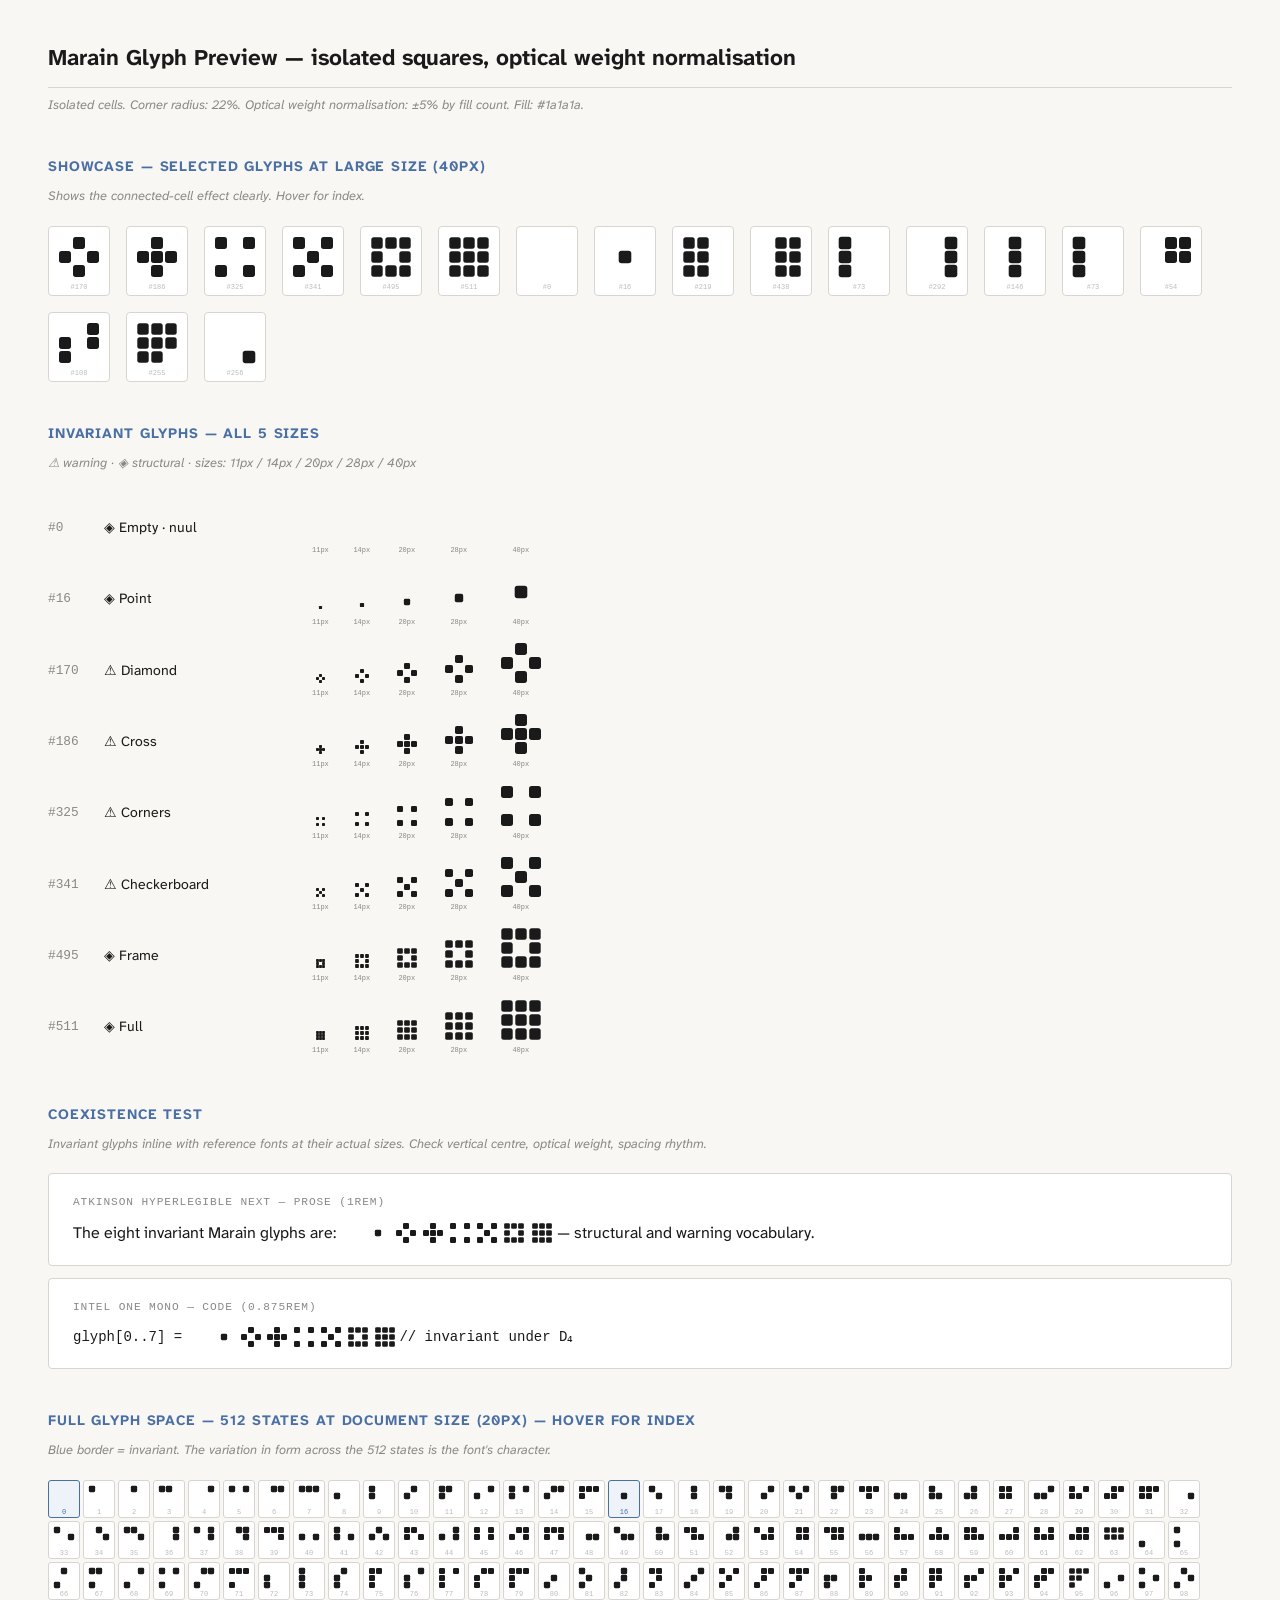
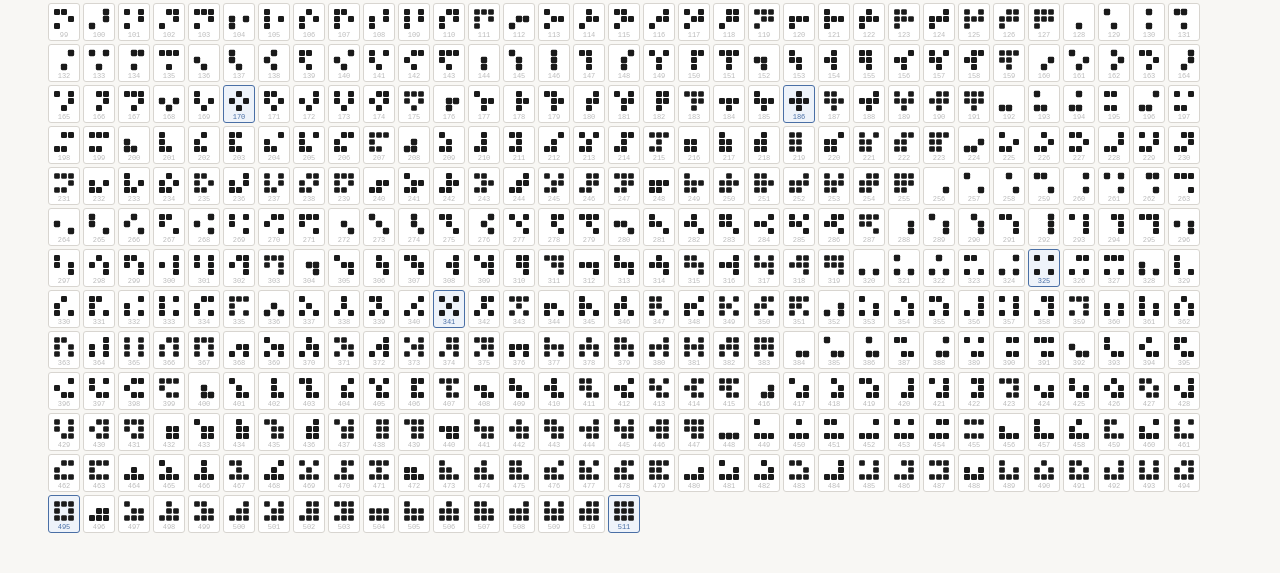
<file: display/fonts/preview-squares.html>
<!DOCTYPE html>
<html lang="en">
<head>
<meta charset="utf-8">
<title>Marain Glyph Preview</title>
<link rel="preconnect" href="https://fonts.googleapis.com">
<link rel="preconnect" href="https://fonts.gstatic.com" crossorigin>
<link href="https://fonts.googleapis.com/css2?family=Atkinson+Hyperlegible+Next:ital,wght@0,200;0,300;0,400;0,700&display=swap" rel="stylesheet">
<style>
  :root {
    --fill:    #1a1a1a;
    --bg:      #f8f7f4;
    --surface: #ffffff;
    --rule:    #d8d5d0;
    --text:    #1a1a1a;
    --muted:   #888;
    --accent:  #4a6fa5;
    --ff-prose: 'Atkinson Hyperlegible Next', 'Atkinson Hyperlegible', sans-serif;
    --ff-code:  'Intel One Mono', 'Cascadia Code', 'Fira Code', ui-monospace, monospace;
  }
  *, *::before, *::after { box-sizing: border-box; margin: 0; padding: 0; }
  body {
    font-family: var(--ff-prose);
    font-size: 16px;
    line-height: 1.65;
    background: var(--bg);
    color: var(--text);
    padding: 2.5rem 3rem;
    max-width: 1400px;
  }
  h1 { font-size: 1.4rem; font-weight: 700; border-bottom: 1px solid var(--rule); padding-bottom: 0.6rem; margin-bottom: 0.4rem; }
  h2 { font-size: 0.9rem; font-weight: 700; letter-spacing: 0.06em; text-transform: uppercase; color: var(--accent); margin: 2.5rem 0 0.4rem; }
  .note { font-size: 0.8rem; color: var(--muted); margin-bottom: 1.2rem; font-style: italic; }

  table { border-collapse: collapse; margin-bottom: 1rem; }
  td { padding: 0.4rem 1.2rem 0.4rem 0; vertical-align: middle; }
  .col-idx { font-family: var(--ff-code); font-size: 0.8rem; color: var(--muted); width: 3.5rem; }
  .col-name { font-size: 0.88rem; width: 13rem; }
  .col-glyphs { display: flex; gap: 1.5rem; align-items: flex-end; }
  .size-cell { display: flex; flex-direction: column; align-items: center; gap: 3px; }
  .size-label { font-family: var(--ff-code); font-size: 7px; color: var(--muted); }

  .showcase { display: flex; flex-wrap: wrap; gap: 1rem; margin-bottom: 1rem; }
  .showcase-cell { display: flex; flex-direction: column; align-items: center; gap: 4px; background: var(--surface); border: 1px solid var(--rule); padding: 8px 8px 4px; border-radius: 4px; }
  .showcase-cell.invariant { border-color: var(--accent); background: #eef3fa; }

  .coexist-block { background: var(--surface); border: 1px solid var(--rule); border-radius: 4px; padding: 1.2rem 1.5rem; margin-bottom: 0.75rem; }
  .coexist-label { font-family: var(--ff-code); font-size: 0.7rem; color: var(--muted); text-transform: uppercase; letter-spacing: 0.08em; display: block; margin-bottom: 0.5rem; }
  .ah-line { font-family: var(--ff-prose); font-size: 1rem; display: flex; flex-wrap: wrap; align-items: center; gap: 0.2em; line-height: 1.65; }
  .iom-line { font-family: var(--ff-code); font-size: 0.875rem; display: flex; flex-wrap: wrap; align-items: center; gap: 0.2em; line-height: 1.6; }
  .ah-line svg, .iom-line svg { vertical-align: middle; flex-shrink: 0; }

  .grid-512 { display: flex; flex-wrap: wrap; gap: 3px; margin-top: 0.5rem; }
  .glyph-cell { display: flex; flex-direction: column; align-items: center; background: var(--surface); border: 1px solid var(--rule); padding: 3px 3px 1px; border-radius: 3px; cursor: default; }
  .glyph-cell:hover { border-color: var(--accent); }
  .glyph-cell.invariant { border-color: var(--accent); background: #eef3fa; }
  .glyph-idx { font-family: var(--ff-code); font-size: 7px; color: #bbb; margin-top: 1px; line-height: 1; }
  .glyph-cell.invariant .glyph-idx { color: var(--accent); }
</style>
</head>
<body>

<h1>Marain Glyph Preview — isolated squares, optical weight normalisation</h1>
<p class="note">
  Isolated cells. Corner radius: 22%. Optical weight normalisation: ±5% by fill count. Fill: #1a1a1a.
</p>

<h2>Showcase — selected glyphs at large size (40px)</h2>
<p class="note">Shows the connected-cell effect clearly. Hover for index.</p>
<div class="showcase"><div class="showcase-cell" title="#170"><svg xmlns="http://www.w3.org/2000/svg" width="44" height="44" viewBox="0 0 44.00 44.00"><rect x="16.00" y="2.00" width="12.00" height="12.00" rx="2.64" ry="2.64" fill="#1a1a1a"/><rect x="2.00" y="16.00" width="12.00" height="12.00" rx="2.64" ry="2.64" fill="#1a1a1a"/><rect x="30.00" y="16.00" width="12.00" height="12.00" rx="2.64" ry="2.64" fill="#1a1a1a"/><rect x="16.00" y="30.00" width="12.00" height="12.00" rx="2.64" ry="2.64" fill="#1a1a1a"/></svg><span class="glyph-idx">#170</span></div><div class="showcase-cell" title="#186"><svg xmlns="http://www.w3.org/2000/svg" width="44" height="44" viewBox="0 0 44.00 44.00"><rect x="16.00" y="2.00" width="12.00" height="12.00" rx="2.64" ry="2.64" fill="#1a1a1a"/><rect x="2.00" y="16.00" width="12.00" height="12.00" rx="2.64" ry="2.64" fill="#1a1a1a"/><rect x="16.00" y="16.00" width="12.00" height="12.00" rx="2.64" ry="2.64" fill="#1a1a1a"/><rect x="30.00" y="16.00" width="12.00" height="12.00" rx="2.64" ry="2.64" fill="#1a1a1a"/><rect x="16.00" y="30.00" width="12.00" height="12.00" rx="2.64" ry="2.64" fill="#1a1a1a"/></svg><span class="glyph-idx">#186</span></div><div class="showcase-cell" title="#325"><svg xmlns="http://www.w3.org/2000/svg" width="44" height="44" viewBox="0 0 44.00 44.00"><rect x="2.00" y="2.00" width="12.00" height="12.00" rx="2.64" ry="2.64" fill="#1a1a1a"/><rect x="30.00" y="2.00" width="12.00" height="12.00" rx="2.64" ry="2.64" fill="#1a1a1a"/><rect x="2.00" y="30.00" width="12.00" height="12.00" rx="2.64" ry="2.64" fill="#1a1a1a"/><rect x="30.00" y="30.00" width="12.00" height="12.00" rx="2.64" ry="2.64" fill="#1a1a1a"/></svg><span class="glyph-idx">#325</span></div><div class="showcase-cell" title="#341"><svg xmlns="http://www.w3.org/2000/svg" width="44" height="44" viewBox="0 0 44.00 44.00"><rect x="2.00" y="2.00" width="12.00" height="12.00" rx="2.64" ry="2.64" fill="#1a1a1a"/><rect x="30.00" y="2.00" width="12.00" height="12.00" rx="2.64" ry="2.64" fill="#1a1a1a"/><rect x="16.00" y="16.00" width="12.00" height="12.00" rx="2.64" ry="2.64" fill="#1a1a1a"/><rect x="2.00" y="30.00" width="12.00" height="12.00" rx="2.64" ry="2.64" fill="#1a1a1a"/><rect x="30.00" y="30.00" width="12.00" height="12.00" rx="2.64" ry="2.64" fill="#1a1a1a"/></svg><span class="glyph-idx">#341</span></div><div class="showcase-cell" title="#495"><svg xmlns="http://www.w3.org/2000/svg" width="44" height="44" viewBox="0 0 44.00 44.00"><rect x="2.30" y="2.30" width="11.40" height="11.40" rx="2.51" ry="2.51" fill="#1a1a1a"/><rect x="16.30" y="2.30" width="11.40" height="11.40" rx="2.51" ry="2.51" fill="#1a1a1a"/><rect x="30.30" y="2.30" width="11.40" height="11.40" rx="2.51" ry="2.51" fill="#1a1a1a"/><rect x="2.30" y="16.30" width="11.40" height="11.40" rx="2.51" ry="2.51" fill="#1a1a1a"/><rect x="30.30" y="16.30" width="11.40" height="11.40" rx="2.51" ry="2.51" fill="#1a1a1a"/><rect x="2.30" y="30.30" width="11.40" height="11.40" rx="2.51" ry="2.51" fill="#1a1a1a"/><rect x="16.30" y="30.30" width="11.40" height="11.40" rx="2.51" ry="2.51" fill="#1a1a1a"/><rect x="30.30" y="30.30" width="11.40" height="11.40" rx="2.51" ry="2.51" fill="#1a1a1a"/></svg><span class="glyph-idx">#495</span></div><div class="showcase-cell" title="#511"><svg xmlns="http://www.w3.org/2000/svg" width="44" height="44" viewBox="0 0 44.00 44.00"><rect x="2.30" y="2.30" width="11.40" height="11.40" rx="2.51" ry="2.51" fill="#1a1a1a"/><rect x="16.30" y="2.30" width="11.40" height="11.40" rx="2.51" ry="2.51" fill="#1a1a1a"/><rect x="30.30" y="2.30" width="11.40" height="11.40" rx="2.51" ry="2.51" fill="#1a1a1a"/><rect x="2.30" y="16.30" width="11.40" height="11.40" rx="2.51" ry="2.51" fill="#1a1a1a"/><rect x="16.30" y="16.30" width="11.40" height="11.40" rx="2.51" ry="2.51" fill="#1a1a1a"/><rect x="30.30" y="16.30" width="11.40" height="11.40" rx="2.51" ry="2.51" fill="#1a1a1a"/><rect x="2.30" y="30.30" width="11.40" height="11.40" rx="2.51" ry="2.51" fill="#1a1a1a"/><rect x="16.30" y="30.30" width="11.40" height="11.40" rx="2.51" ry="2.51" fill="#1a1a1a"/><rect x="30.30" y="30.30" width="11.40" height="11.40" rx="2.51" ry="2.51" fill="#1a1a1a"/></svg><span class="glyph-idx">#511</span></div><div class="showcase-cell" title="#0"><svg xmlns="http://www.w3.org/2000/svg" width="44" height="44" viewBox="0 0 44.00 44.00"></svg><span class="glyph-idx">#0</span></div><div class="showcase-cell" title="#16"><svg xmlns="http://www.w3.org/2000/svg" width="44" height="44" viewBox="0 0 44.00 44.00"><rect x="15.70" y="15.70" width="12.60" height="12.60" rx="2.77" ry="2.77" fill="#1a1a1a"/></svg><span class="glyph-idx">#16</span></div><div class="showcase-cell" title="#219"><svg xmlns="http://www.w3.org/2000/svg" width="44" height="44" viewBox="0 0 44.00 44.00"><rect x="2.30" y="2.30" width="11.40" height="11.40" rx="2.51" ry="2.51" fill="#1a1a1a"/><rect x="16.30" y="2.30" width="11.40" height="11.40" rx="2.51" ry="2.51" fill="#1a1a1a"/><rect x="2.30" y="16.30" width="11.40" height="11.40" rx="2.51" ry="2.51" fill="#1a1a1a"/><rect x="16.30" y="16.30" width="11.40" height="11.40" rx="2.51" ry="2.51" fill="#1a1a1a"/><rect x="2.30" y="30.30" width="11.40" height="11.40" rx="2.51" ry="2.51" fill="#1a1a1a"/><rect x="16.30" y="30.30" width="11.40" height="11.40" rx="2.51" ry="2.51" fill="#1a1a1a"/></svg><span class="glyph-idx">#219</span></div><div class="showcase-cell" title="#438"><svg xmlns="http://www.w3.org/2000/svg" width="44" height="44" viewBox="0 0 44.00 44.00"><rect x="16.30" y="2.30" width="11.40" height="11.40" rx="2.51" ry="2.51" fill="#1a1a1a"/><rect x="30.30" y="2.30" width="11.40" height="11.40" rx="2.51" ry="2.51" fill="#1a1a1a"/><rect x="16.30" y="16.30" width="11.40" height="11.40" rx="2.51" ry="2.51" fill="#1a1a1a"/><rect x="30.30" y="16.30" width="11.40" height="11.40" rx="2.51" ry="2.51" fill="#1a1a1a"/><rect x="16.30" y="30.30" width="11.40" height="11.40" rx="2.51" ry="2.51" fill="#1a1a1a"/><rect x="30.30" y="30.30" width="11.40" height="11.40" rx="2.51" ry="2.51" fill="#1a1a1a"/></svg><span class="glyph-idx">#438</span></div><div class="showcase-cell" title="#73"><svg xmlns="http://www.w3.org/2000/svg" width="44" height="44" viewBox="0 0 44.00 44.00"><rect x="1.70" y="1.70" width="12.60" height="12.60" rx="2.77" ry="2.77" fill="#1a1a1a"/><rect x="1.70" y="15.70" width="12.60" height="12.60" rx="2.77" ry="2.77" fill="#1a1a1a"/><rect x="1.70" y="29.70" width="12.60" height="12.60" rx="2.77" ry="2.77" fill="#1a1a1a"/></svg><span class="glyph-idx">#73</span></div><div class="showcase-cell" title="#292"><svg xmlns="http://www.w3.org/2000/svg" width="44" height="44" viewBox="0 0 44.00 44.00"><rect x="29.70" y="1.70" width="12.60" height="12.60" rx="2.77" ry="2.77" fill="#1a1a1a"/><rect x="29.70" y="15.70" width="12.60" height="12.60" rx="2.77" ry="2.77" fill="#1a1a1a"/><rect x="29.70" y="29.70" width="12.60" height="12.60" rx="2.77" ry="2.77" fill="#1a1a1a"/></svg><span class="glyph-idx">#292</span></div><div class="showcase-cell" title="#146"><svg xmlns="http://www.w3.org/2000/svg" width="44" height="44" viewBox="0 0 44.00 44.00"><rect x="15.70" y="1.70" width="12.60" height="12.60" rx="2.77" ry="2.77" fill="#1a1a1a"/><rect x="15.70" y="15.70" width="12.60" height="12.60" rx="2.77" ry="2.77" fill="#1a1a1a"/><rect x="15.70" y="29.70" width="12.60" height="12.60" rx="2.77" ry="2.77" fill="#1a1a1a"/></svg><span class="glyph-idx">#146</span></div><div class="showcase-cell" title="#73"><svg xmlns="http://www.w3.org/2000/svg" width="44" height="44" viewBox="0 0 44.00 44.00"><rect x="1.70" y="1.70" width="12.60" height="12.60" rx="2.77" ry="2.77" fill="#1a1a1a"/><rect x="1.70" y="15.70" width="12.60" height="12.60" rx="2.77" ry="2.77" fill="#1a1a1a"/><rect x="1.70" y="29.70" width="12.60" height="12.60" rx="2.77" ry="2.77" fill="#1a1a1a"/></svg><span class="glyph-idx">#73</span></div><div class="showcase-cell" title="#54"><svg xmlns="http://www.w3.org/2000/svg" width="44" height="44" viewBox="0 0 44.00 44.00"><rect x="16.00" y="2.00" width="12.00" height="12.00" rx="2.64" ry="2.64" fill="#1a1a1a"/><rect x="30.00" y="2.00" width="12.00" height="12.00" rx="2.64" ry="2.64" fill="#1a1a1a"/><rect x="16.00" y="16.00" width="12.00" height="12.00" rx="2.64" ry="2.64" fill="#1a1a1a"/><rect x="30.00" y="16.00" width="12.00" height="12.00" rx="2.64" ry="2.64" fill="#1a1a1a"/></svg><span class="glyph-idx">#54</span></div><div class="showcase-cell" title="#108"><svg xmlns="http://www.w3.org/2000/svg" width="44" height="44" viewBox="0 0 44.00 44.00"><rect x="30.00" y="2.00" width="12.00" height="12.00" rx="2.64" ry="2.64" fill="#1a1a1a"/><rect x="2.00" y="16.00" width="12.00" height="12.00" rx="2.64" ry="2.64" fill="#1a1a1a"/><rect x="30.00" y="16.00" width="12.00" height="12.00" rx="2.64" ry="2.64" fill="#1a1a1a"/><rect x="2.00" y="30.00" width="12.00" height="12.00" rx="2.64" ry="2.64" fill="#1a1a1a"/></svg><span class="glyph-idx">#108</span></div><div class="showcase-cell" title="#255"><svg xmlns="http://www.w3.org/2000/svg" width="44" height="44" viewBox="0 0 44.00 44.00"><rect x="2.30" y="2.30" width="11.40" height="11.40" rx="2.51" ry="2.51" fill="#1a1a1a"/><rect x="16.30" y="2.30" width="11.40" height="11.40" rx="2.51" ry="2.51" fill="#1a1a1a"/><rect x="30.30" y="2.30" width="11.40" height="11.40" rx="2.51" ry="2.51" fill="#1a1a1a"/><rect x="2.30" y="16.30" width="11.40" height="11.40" rx="2.51" ry="2.51" fill="#1a1a1a"/><rect x="16.30" y="16.30" width="11.40" height="11.40" rx="2.51" ry="2.51" fill="#1a1a1a"/><rect x="30.30" y="16.30" width="11.40" height="11.40" rx="2.51" ry="2.51" fill="#1a1a1a"/><rect x="2.30" y="30.30" width="11.40" height="11.40" rx="2.51" ry="2.51" fill="#1a1a1a"/><rect x="16.30" y="30.30" width="11.40" height="11.40" rx="2.51" ry="2.51" fill="#1a1a1a"/></svg><span class="glyph-idx">#255</span></div><div class="showcase-cell" title="#256"><svg xmlns="http://www.w3.org/2000/svg" width="44" height="44" viewBox="0 0 44.00 44.00"><rect x="29.70" y="29.70" width="12.60" height="12.60" rx="2.77" ry="2.77" fill="#1a1a1a"/></svg><span class="glyph-idx">#256</span></div></div>

<h2>Invariant Glyphs — all 5 sizes</h2>
<p class="note">⚠ warning · ◈ structural · sizes: 11px / 14px / 20px / 28px / 40px</p>
<table><tr><td class="col-idx">#0</td><td class="col-name">◈ Empty · nuul</td><td class="col-glyphs"><span class="size-cell" title="11px · minimum"><svg xmlns="http://www.w3.org/2000/svg" width="13" height="13" viewBox="0 0 13.00 13.00"></svg><span class="size-label">11px</span></span><span class="size-cell" title="14px · code"><svg xmlns="http://www.w3.org/2000/svg" width="18" height="18" viewBox="0 0 18.00 18.00"></svg><span class="size-label">14px</span></span><span class="size-cell" title="20px · document"><svg xmlns="http://www.w3.org/2000/svg" width="24" height="24" viewBox="0 0 24.00 24.00"></svg><span class="size-label">20px</span></span><span class="size-cell" title="28px · hud"><svg xmlns="http://www.w3.org/2000/svg" width="32" height="32" viewBox="0 0 32.00 32.00"></svg><span class="size-label">28px</span></span><span class="size-cell" title="40px · critical"><svg xmlns="http://www.w3.org/2000/svg" width="44" height="44" viewBox="0 0 44.00 44.00"></svg><span class="size-label">40px</span></span></td></tr><tr><td class="col-idx">#16</td><td class="col-name">◈ Point</td><td class="col-glyphs"><span class="size-cell" title="11px · minimum"><svg xmlns="http://www.w3.org/2000/svg" width="13" height="13" viewBox="0 0 13.00 13.00"><rect x="4.92" y="4.92" width="3.15" height="3.15" rx="0.69" ry="0.69" fill="#1a1a1a"/></svg><span class="size-label">11px</span></span><span class="size-cell" title="14px · code"><svg xmlns="http://www.w3.org/2000/svg" width="18" height="18" viewBox="0 0 18.00 18.00"><rect x="6.90" y="6.90" width="4.20" height="4.20" rx="0.92" ry="0.92" fill="#1a1a1a"/></svg><span class="size-label">14px</span></span><span class="size-cell" title="20px · document"><svg xmlns="http://www.w3.org/2000/svg" width="24" height="24" viewBox="0 0 24.00 24.00"><rect x="8.85" y="8.85" width="6.30" height="6.30" rx="1.39" ry="1.39" fill="#1a1a1a"/></svg><span class="size-label">20px</span></span><span class="size-cell" title="28px · hud"><svg xmlns="http://www.w3.org/2000/svg" width="32" height="32" viewBox="0 0 32.00 32.00"><rect x="11.80" y="11.80" width="8.40" height="8.40" rx="1.85" ry="1.85" fill="#1a1a1a"/></svg><span class="size-label">28px</span></span><span class="size-cell" title="40px · critical"><svg xmlns="http://www.w3.org/2000/svg" width="44" height="44" viewBox="0 0 44.00 44.00"><rect x="15.70" y="15.70" width="12.60" height="12.60" rx="2.77" ry="2.77" fill="#1a1a1a"/></svg><span class="size-label">40px</span></span></td></tr><tr><td class="col-idx">#170</td><td class="col-name">⚠ Diamond</td><td class="col-glyphs"><span class="size-cell" title="11px · minimum"><svg xmlns="http://www.w3.org/2000/svg" width="13" height="13" viewBox="0 0 13.00 13.00"><rect x="5.00" y="2.00" width="3.00" height="3.00" rx="0.66" ry="0.66" fill="#1a1a1a"/><rect x="2.00" y="5.00" width="3.00" height="3.00" rx="0.66" ry="0.66" fill="#1a1a1a"/><rect x="8.00" y="5.00" width="3.00" height="3.00" rx="0.66" ry="0.66" fill="#1a1a1a"/><rect x="5.00" y="8.00" width="3.00" height="3.00" rx="0.66" ry="0.66" fill="#1a1a1a"/></svg><span class="size-label">11px</span></span><span class="size-cell" title="14px · code"><svg xmlns="http://www.w3.org/2000/svg" width="18" height="18" viewBox="0 0 18.00 18.00"><rect x="7.00" y="2.00" width="4.00" height="4.00" rx="0.88" ry="0.88" fill="#1a1a1a"/><rect x="2.00" y="7.00" width="4.00" height="4.00" rx="0.88" ry="0.88" fill="#1a1a1a"/><rect x="12.00" y="7.00" width="4.00" height="4.00" rx="0.88" ry="0.88" fill="#1a1a1a"/><rect x="7.00" y="12.00" width="4.00" height="4.00" rx="0.88" ry="0.88" fill="#1a1a1a"/></svg><span class="size-label">14px</span></span><span class="size-cell" title="20px · document"><svg xmlns="http://www.w3.org/2000/svg" width="24" height="24" viewBox="0 0 24.00 24.00"><rect x="9.00" y="2.00" width="6.00" height="6.00" rx="1.32" ry="1.32" fill="#1a1a1a"/><rect x="2.00" y="9.00" width="6.00" height="6.00" rx="1.32" ry="1.32" fill="#1a1a1a"/><rect x="16.00" y="9.00" width="6.00" height="6.00" rx="1.32" ry="1.32" fill="#1a1a1a"/><rect x="9.00" y="16.00" width="6.00" height="6.00" rx="1.32" ry="1.32" fill="#1a1a1a"/></svg><span class="size-label">20px</span></span><span class="size-cell" title="28px · hud"><svg xmlns="http://www.w3.org/2000/svg" width="32" height="32" viewBox="0 0 32.00 32.00"><rect x="12.00" y="2.00" width="8.00" height="8.00" rx="1.76" ry="1.76" fill="#1a1a1a"/><rect x="2.00" y="12.00" width="8.00" height="8.00" rx="1.76" ry="1.76" fill="#1a1a1a"/><rect x="22.00" y="12.00" width="8.00" height="8.00" rx="1.76" ry="1.76" fill="#1a1a1a"/><rect x="12.00" y="22.00" width="8.00" height="8.00" rx="1.76" ry="1.76" fill="#1a1a1a"/></svg><span class="size-label">28px</span></span><span class="size-cell" title="40px · critical"><svg xmlns="http://www.w3.org/2000/svg" width="44" height="44" viewBox="0 0 44.00 44.00"><rect x="16.00" y="2.00" width="12.00" height="12.00" rx="2.64" ry="2.64" fill="#1a1a1a"/><rect x="2.00" y="16.00" width="12.00" height="12.00" rx="2.64" ry="2.64" fill="#1a1a1a"/><rect x="30.00" y="16.00" width="12.00" height="12.00" rx="2.64" ry="2.64" fill="#1a1a1a"/><rect x="16.00" y="30.00" width="12.00" height="12.00" rx="2.64" ry="2.64" fill="#1a1a1a"/></svg><span class="size-label">40px</span></span></td></tr><tr><td class="col-idx">#186</td><td class="col-name">⚠ Cross</td><td class="col-glyphs"><span class="size-cell" title="11px · minimum"><svg xmlns="http://www.w3.org/2000/svg" width="13" height="13" viewBox="0 0 13.00 13.00"><rect x="5.00" y="2.00" width="3.00" height="3.00" rx="0.66" ry="0.66" fill="#1a1a1a"/><rect x="2.00" y="5.00" width="3.00" height="3.00" rx="0.66" ry="0.66" fill="#1a1a1a"/><rect x="5.00" y="5.00" width="3.00" height="3.00" rx="0.66" ry="0.66" fill="#1a1a1a"/><rect x="8.00" y="5.00" width="3.00" height="3.00" rx="0.66" ry="0.66" fill="#1a1a1a"/><rect x="5.00" y="8.00" width="3.00" height="3.00" rx="0.66" ry="0.66" fill="#1a1a1a"/></svg><span class="size-label">11px</span></span><span class="size-cell" title="14px · code"><svg xmlns="http://www.w3.org/2000/svg" width="18" height="18" viewBox="0 0 18.00 18.00"><rect x="7.00" y="2.00" width="4.00" height="4.00" rx="0.88" ry="0.88" fill="#1a1a1a"/><rect x="2.00" y="7.00" width="4.00" height="4.00" rx="0.88" ry="0.88" fill="#1a1a1a"/><rect x="7.00" y="7.00" width="4.00" height="4.00" rx="0.88" ry="0.88" fill="#1a1a1a"/><rect x="12.00" y="7.00" width="4.00" height="4.00" rx="0.88" ry="0.88" fill="#1a1a1a"/><rect x="7.00" y="12.00" width="4.00" height="4.00" rx="0.88" ry="0.88" fill="#1a1a1a"/></svg><span class="size-label">14px</span></span><span class="size-cell" title="20px · document"><svg xmlns="http://www.w3.org/2000/svg" width="24" height="24" viewBox="0 0 24.00 24.00"><rect x="9.00" y="2.00" width="6.00" height="6.00" rx="1.32" ry="1.32" fill="#1a1a1a"/><rect x="2.00" y="9.00" width="6.00" height="6.00" rx="1.32" ry="1.32" fill="#1a1a1a"/><rect x="9.00" y="9.00" width="6.00" height="6.00" rx="1.32" ry="1.32" fill="#1a1a1a"/><rect x="16.00" y="9.00" width="6.00" height="6.00" rx="1.32" ry="1.32" fill="#1a1a1a"/><rect x="9.00" y="16.00" width="6.00" height="6.00" rx="1.32" ry="1.32" fill="#1a1a1a"/></svg><span class="size-label">20px</span></span><span class="size-cell" title="28px · hud"><svg xmlns="http://www.w3.org/2000/svg" width="32" height="32" viewBox="0 0 32.00 32.00"><rect x="12.00" y="2.00" width="8.00" height="8.00" rx="1.76" ry="1.76" fill="#1a1a1a"/><rect x="2.00" y="12.00" width="8.00" height="8.00" rx="1.76" ry="1.76" fill="#1a1a1a"/><rect x="12.00" y="12.00" width="8.00" height="8.00" rx="1.76" ry="1.76" fill="#1a1a1a"/><rect x="22.00" y="12.00" width="8.00" height="8.00" rx="1.76" ry="1.76" fill="#1a1a1a"/><rect x="12.00" y="22.00" width="8.00" height="8.00" rx="1.76" ry="1.76" fill="#1a1a1a"/></svg><span class="size-label">28px</span></span><span class="size-cell" title="40px · critical"><svg xmlns="http://www.w3.org/2000/svg" width="44" height="44" viewBox="0 0 44.00 44.00"><rect x="16.00" y="2.00" width="12.00" height="12.00" rx="2.64" ry="2.64" fill="#1a1a1a"/><rect x="2.00" y="16.00" width="12.00" height="12.00" rx="2.64" ry="2.64" fill="#1a1a1a"/><rect x="16.00" y="16.00" width="12.00" height="12.00" rx="2.64" ry="2.64" fill="#1a1a1a"/><rect x="30.00" y="16.00" width="12.00" height="12.00" rx="2.64" ry="2.64" fill="#1a1a1a"/><rect x="16.00" y="30.00" width="12.00" height="12.00" rx="2.64" ry="2.64" fill="#1a1a1a"/></svg><span class="size-label">40px</span></span></td></tr><tr><td class="col-idx">#325</td><td class="col-name">⚠ Corners</td><td class="col-glyphs"><span class="size-cell" title="11px · minimum"><svg xmlns="http://www.w3.org/2000/svg" width="13" height="13" viewBox="0 0 13.00 13.00"><rect x="2.00" y="2.00" width="3.00" height="3.00" rx="0.66" ry="0.66" fill="#1a1a1a"/><rect x="8.00" y="2.00" width="3.00" height="3.00" rx="0.66" ry="0.66" fill="#1a1a1a"/><rect x="2.00" y="8.00" width="3.00" height="3.00" rx="0.66" ry="0.66" fill="#1a1a1a"/><rect x="8.00" y="8.00" width="3.00" height="3.00" rx="0.66" ry="0.66" fill="#1a1a1a"/></svg><span class="size-label">11px</span></span><span class="size-cell" title="14px · code"><svg xmlns="http://www.w3.org/2000/svg" width="18" height="18" viewBox="0 0 18.00 18.00"><rect x="2.00" y="2.00" width="4.00" height="4.00" rx="0.88" ry="0.88" fill="#1a1a1a"/><rect x="12.00" y="2.00" width="4.00" height="4.00" rx="0.88" ry="0.88" fill="#1a1a1a"/><rect x="2.00" y="12.00" width="4.00" height="4.00" rx="0.88" ry="0.88" fill="#1a1a1a"/><rect x="12.00" y="12.00" width="4.00" height="4.00" rx="0.88" ry="0.88" fill="#1a1a1a"/></svg><span class="size-label">14px</span></span><span class="size-cell" title="20px · document"><svg xmlns="http://www.w3.org/2000/svg" width="24" height="24" viewBox="0 0 24.00 24.00"><rect x="2.00" y="2.00" width="6.00" height="6.00" rx="1.32" ry="1.32" fill="#1a1a1a"/><rect x="16.00" y="2.00" width="6.00" height="6.00" rx="1.32" ry="1.32" fill="#1a1a1a"/><rect x="2.00" y="16.00" width="6.00" height="6.00" rx="1.32" ry="1.32" fill="#1a1a1a"/><rect x="16.00" y="16.00" width="6.00" height="6.00" rx="1.32" ry="1.32" fill="#1a1a1a"/></svg><span class="size-label">20px</span></span><span class="size-cell" title="28px · hud"><svg xmlns="http://www.w3.org/2000/svg" width="32" height="32" viewBox="0 0 32.00 32.00"><rect x="2.00" y="2.00" width="8.00" height="8.00" rx="1.76" ry="1.76" fill="#1a1a1a"/><rect x="22.00" y="2.00" width="8.00" height="8.00" rx="1.76" ry="1.76" fill="#1a1a1a"/><rect x="2.00" y="22.00" width="8.00" height="8.00" rx="1.76" ry="1.76" fill="#1a1a1a"/><rect x="22.00" y="22.00" width="8.00" height="8.00" rx="1.76" ry="1.76" fill="#1a1a1a"/></svg><span class="size-label">28px</span></span><span class="size-cell" title="40px · critical"><svg xmlns="http://www.w3.org/2000/svg" width="44" height="44" viewBox="0 0 44.00 44.00"><rect x="2.00" y="2.00" width="12.00" height="12.00" rx="2.64" ry="2.64" fill="#1a1a1a"/><rect x="30.00" y="2.00" width="12.00" height="12.00" rx="2.64" ry="2.64" fill="#1a1a1a"/><rect x="2.00" y="30.00" width="12.00" height="12.00" rx="2.64" ry="2.64" fill="#1a1a1a"/><rect x="30.00" y="30.00" width="12.00" height="12.00" rx="2.64" ry="2.64" fill="#1a1a1a"/></svg><span class="size-label">40px</span></span></td></tr><tr><td class="col-idx">#341</td><td class="col-name">⚠ Checkerboard</td><td class="col-glyphs"><span class="size-cell" title="11px · minimum"><svg xmlns="http://www.w3.org/2000/svg" width="13" height="13" viewBox="0 0 13.00 13.00"><rect x="2.00" y="2.00" width="3.00" height="3.00" rx="0.66" ry="0.66" fill="#1a1a1a"/><rect x="8.00" y="2.00" width="3.00" height="3.00" rx="0.66" ry="0.66" fill="#1a1a1a"/><rect x="5.00" y="5.00" width="3.00" height="3.00" rx="0.66" ry="0.66" fill="#1a1a1a"/><rect x="2.00" y="8.00" width="3.00" height="3.00" rx="0.66" ry="0.66" fill="#1a1a1a"/><rect x="8.00" y="8.00" width="3.00" height="3.00" rx="0.66" ry="0.66" fill="#1a1a1a"/></svg><span class="size-label">11px</span></span><span class="size-cell" title="14px · code"><svg xmlns="http://www.w3.org/2000/svg" width="18" height="18" viewBox="0 0 18.00 18.00"><rect x="2.00" y="2.00" width="4.00" height="4.00" rx="0.88" ry="0.88" fill="#1a1a1a"/><rect x="12.00" y="2.00" width="4.00" height="4.00" rx="0.88" ry="0.88" fill="#1a1a1a"/><rect x="7.00" y="7.00" width="4.00" height="4.00" rx="0.88" ry="0.88" fill="#1a1a1a"/><rect x="2.00" y="12.00" width="4.00" height="4.00" rx="0.88" ry="0.88" fill="#1a1a1a"/><rect x="12.00" y="12.00" width="4.00" height="4.00" rx="0.88" ry="0.88" fill="#1a1a1a"/></svg><span class="size-label">14px</span></span><span class="size-cell" title="20px · document"><svg xmlns="http://www.w3.org/2000/svg" width="24" height="24" viewBox="0 0 24.00 24.00"><rect x="2.00" y="2.00" width="6.00" height="6.00" rx="1.32" ry="1.32" fill="#1a1a1a"/><rect x="16.00" y="2.00" width="6.00" height="6.00" rx="1.32" ry="1.32" fill="#1a1a1a"/><rect x="9.00" y="9.00" width="6.00" height="6.00" rx="1.32" ry="1.32" fill="#1a1a1a"/><rect x="2.00" y="16.00" width="6.00" height="6.00" rx="1.32" ry="1.32" fill="#1a1a1a"/><rect x="16.00" y="16.00" width="6.00" height="6.00" rx="1.32" ry="1.32" fill="#1a1a1a"/></svg><span class="size-label">20px</span></span><span class="size-cell" title="28px · hud"><svg xmlns="http://www.w3.org/2000/svg" width="32" height="32" viewBox="0 0 32.00 32.00"><rect x="2.00" y="2.00" width="8.00" height="8.00" rx="1.76" ry="1.76" fill="#1a1a1a"/><rect x="22.00" y="2.00" width="8.00" height="8.00" rx="1.76" ry="1.76" fill="#1a1a1a"/><rect x="12.00" y="12.00" width="8.00" height="8.00" rx="1.76" ry="1.76" fill="#1a1a1a"/><rect x="2.00" y="22.00" width="8.00" height="8.00" rx="1.76" ry="1.76" fill="#1a1a1a"/><rect x="22.00" y="22.00" width="8.00" height="8.00" rx="1.76" ry="1.76" fill="#1a1a1a"/></svg><span class="size-label">28px</span></span><span class="size-cell" title="40px · critical"><svg xmlns="http://www.w3.org/2000/svg" width="44" height="44" viewBox="0 0 44.00 44.00"><rect x="2.00" y="2.00" width="12.00" height="12.00" rx="2.64" ry="2.64" fill="#1a1a1a"/><rect x="30.00" y="2.00" width="12.00" height="12.00" rx="2.64" ry="2.64" fill="#1a1a1a"/><rect x="16.00" y="16.00" width="12.00" height="12.00" rx="2.64" ry="2.64" fill="#1a1a1a"/><rect x="2.00" y="30.00" width="12.00" height="12.00" rx="2.64" ry="2.64" fill="#1a1a1a"/><rect x="30.00" y="30.00" width="12.00" height="12.00" rx="2.64" ry="2.64" fill="#1a1a1a"/></svg><span class="size-label">40px</span></span></td></tr><tr><td class="col-idx">#495</td><td class="col-name">◈ Frame</td><td class="col-glyphs"><span class="size-cell" title="11px · minimum"><svg xmlns="http://www.w3.org/2000/svg" width="13" height="13" viewBox="0 0 13.00 13.00"><rect x="2.08" y="2.08" width="2.85" height="2.85" rx="0.63" ry="0.63" fill="#1a1a1a"/><rect x="5.08" y="2.08" width="2.85" height="2.85" rx="0.63" ry="0.63" fill="#1a1a1a"/><rect x="8.07" y="2.08" width="2.85" height="2.85" rx="0.63" ry="0.63" fill="#1a1a1a"/><rect x="2.08" y="5.08" width="2.85" height="2.85" rx="0.63" ry="0.63" fill="#1a1a1a"/><rect x="8.07" y="5.08" width="2.85" height="2.85" rx="0.63" ry="0.63" fill="#1a1a1a"/><rect x="2.08" y="8.07" width="2.85" height="2.85" rx="0.63" ry="0.63" fill="#1a1a1a"/><rect x="5.08" y="8.07" width="2.85" height="2.85" rx="0.63" ry="0.63" fill="#1a1a1a"/><rect x="8.07" y="8.07" width="2.85" height="2.85" rx="0.63" ry="0.63" fill="#1a1a1a"/></svg><span class="size-label">11px</span></span><span class="size-cell" title="14px · code"><svg xmlns="http://www.w3.org/2000/svg" width="18" height="18" viewBox="0 0 18.00 18.00"><rect x="2.10" y="2.10" width="3.80" height="3.80" rx="0.84" ry="0.84" fill="#1a1a1a"/><rect x="7.10" y="2.10" width="3.80" height="3.80" rx="0.84" ry="0.84" fill="#1a1a1a"/><rect x="12.10" y="2.10" width="3.80" height="3.80" rx="0.84" ry="0.84" fill="#1a1a1a"/><rect x="2.10" y="7.10" width="3.80" height="3.80" rx="0.84" ry="0.84" fill="#1a1a1a"/><rect x="12.10" y="7.10" width="3.80" height="3.80" rx="0.84" ry="0.84" fill="#1a1a1a"/><rect x="2.10" y="12.10" width="3.80" height="3.80" rx="0.84" ry="0.84" fill="#1a1a1a"/><rect x="7.10" y="12.10" width="3.80" height="3.80" rx="0.84" ry="0.84" fill="#1a1a1a"/><rect x="12.10" y="12.10" width="3.80" height="3.80" rx="0.84" ry="0.84" fill="#1a1a1a"/></svg><span class="size-label">14px</span></span><span class="size-cell" title="20px · document"><svg xmlns="http://www.w3.org/2000/svg" width="24" height="24" viewBox="0 0 24.00 24.00"><rect x="2.15" y="2.15" width="5.70" height="5.70" rx="1.25" ry="1.25" fill="#1a1a1a"/><rect x="9.15" y="2.15" width="5.70" height="5.70" rx="1.25" ry="1.25" fill="#1a1a1a"/><rect x="16.15" y="2.15" width="5.70" height="5.70" rx="1.25" ry="1.25" fill="#1a1a1a"/><rect x="2.15" y="9.15" width="5.70" height="5.70" rx="1.25" ry="1.25" fill="#1a1a1a"/><rect x="16.15" y="9.15" width="5.70" height="5.70" rx="1.25" ry="1.25" fill="#1a1a1a"/><rect x="2.15" y="16.15" width="5.70" height="5.70" rx="1.25" ry="1.25" fill="#1a1a1a"/><rect x="9.15" y="16.15" width="5.70" height="5.70" rx="1.25" ry="1.25" fill="#1a1a1a"/><rect x="16.15" y="16.15" width="5.70" height="5.70" rx="1.25" ry="1.25" fill="#1a1a1a"/></svg><span class="size-label">20px</span></span><span class="size-cell" title="28px · hud"><svg xmlns="http://www.w3.org/2000/svg" width="32" height="32" viewBox="0 0 32.00 32.00"><rect x="2.20" y="2.20" width="7.60" height="7.60" rx="1.67" ry="1.67" fill="#1a1a1a"/><rect x="12.20" y="2.20" width="7.60" height="7.60" rx="1.67" ry="1.67" fill="#1a1a1a"/><rect x="22.20" y="2.20" width="7.60" height="7.60" rx="1.67" ry="1.67" fill="#1a1a1a"/><rect x="2.20" y="12.20" width="7.60" height="7.60" rx="1.67" ry="1.67" fill="#1a1a1a"/><rect x="22.20" y="12.20" width="7.60" height="7.60" rx="1.67" ry="1.67" fill="#1a1a1a"/><rect x="2.20" y="22.20" width="7.60" height="7.60" rx="1.67" ry="1.67" fill="#1a1a1a"/><rect x="12.20" y="22.20" width="7.60" height="7.60" rx="1.67" ry="1.67" fill="#1a1a1a"/><rect x="22.20" y="22.20" width="7.60" height="7.60" rx="1.67" ry="1.67" fill="#1a1a1a"/></svg><span class="size-label">28px</span></span><span class="size-cell" title="40px · critical"><svg xmlns="http://www.w3.org/2000/svg" width="44" height="44" viewBox="0 0 44.00 44.00"><rect x="2.30" y="2.30" width="11.40" height="11.40" rx="2.51" ry="2.51" fill="#1a1a1a"/><rect x="16.30" y="2.30" width="11.40" height="11.40" rx="2.51" ry="2.51" fill="#1a1a1a"/><rect x="30.30" y="2.30" width="11.40" height="11.40" rx="2.51" ry="2.51" fill="#1a1a1a"/><rect x="2.30" y="16.30" width="11.40" height="11.40" rx="2.51" ry="2.51" fill="#1a1a1a"/><rect x="30.30" y="16.30" width="11.40" height="11.40" rx="2.51" ry="2.51" fill="#1a1a1a"/><rect x="2.30" y="30.30" width="11.40" height="11.40" rx="2.51" ry="2.51" fill="#1a1a1a"/><rect x="16.30" y="30.30" width="11.40" height="11.40" rx="2.51" ry="2.51" fill="#1a1a1a"/><rect x="30.30" y="30.30" width="11.40" height="11.40" rx="2.51" ry="2.51" fill="#1a1a1a"/></svg><span class="size-label">40px</span></span></td></tr><tr><td class="col-idx">#511</td><td class="col-name">◈ Full</td><td class="col-glyphs"><span class="size-cell" title="11px · minimum"><svg xmlns="http://www.w3.org/2000/svg" width="13" height="13" viewBox="0 0 13.00 13.00"><rect x="2.08" y="2.08" width="2.85" height="2.85" rx="0.63" ry="0.63" fill="#1a1a1a"/><rect x="5.08" y="2.08" width="2.85" height="2.85" rx="0.63" ry="0.63" fill="#1a1a1a"/><rect x="8.07" y="2.08" width="2.85" height="2.85" rx="0.63" ry="0.63" fill="#1a1a1a"/><rect x="2.08" y="5.08" width="2.85" height="2.85" rx="0.63" ry="0.63" fill="#1a1a1a"/><rect x="5.08" y="5.08" width="2.85" height="2.85" rx="0.63" ry="0.63" fill="#1a1a1a"/><rect x="8.07" y="5.08" width="2.85" height="2.85" rx="0.63" ry="0.63" fill="#1a1a1a"/><rect x="2.08" y="8.07" width="2.85" height="2.85" rx="0.63" ry="0.63" fill="#1a1a1a"/><rect x="5.08" y="8.07" width="2.85" height="2.85" rx="0.63" ry="0.63" fill="#1a1a1a"/><rect x="8.07" y="8.07" width="2.85" height="2.85" rx="0.63" ry="0.63" fill="#1a1a1a"/></svg><span class="size-label">11px</span></span><span class="size-cell" title="14px · code"><svg xmlns="http://www.w3.org/2000/svg" width="18" height="18" viewBox="0 0 18.00 18.00"><rect x="2.10" y="2.10" width="3.80" height="3.80" rx="0.84" ry="0.84" fill="#1a1a1a"/><rect x="7.10" y="2.10" width="3.80" height="3.80" rx="0.84" ry="0.84" fill="#1a1a1a"/><rect x="12.10" y="2.10" width="3.80" height="3.80" rx="0.84" ry="0.84" fill="#1a1a1a"/><rect x="2.10" y="7.10" width="3.80" height="3.80" rx="0.84" ry="0.84" fill="#1a1a1a"/><rect x="7.10" y="7.10" width="3.80" height="3.80" rx="0.84" ry="0.84" fill="#1a1a1a"/><rect x="12.10" y="7.10" width="3.80" height="3.80" rx="0.84" ry="0.84" fill="#1a1a1a"/><rect x="2.10" y="12.10" width="3.80" height="3.80" rx="0.84" ry="0.84" fill="#1a1a1a"/><rect x="7.10" y="12.10" width="3.80" height="3.80" rx="0.84" ry="0.84" fill="#1a1a1a"/><rect x="12.10" y="12.10" width="3.80" height="3.80" rx="0.84" ry="0.84" fill="#1a1a1a"/></svg><span class="size-label">14px</span></span><span class="size-cell" title="20px · document"><svg xmlns="http://www.w3.org/2000/svg" width="24" height="24" viewBox="0 0 24.00 24.00"><rect x="2.15" y="2.15" width="5.70" height="5.70" rx="1.25" ry="1.25" fill="#1a1a1a"/><rect x="9.15" y="2.15" width="5.70" height="5.70" rx="1.25" ry="1.25" fill="#1a1a1a"/><rect x="16.15" y="2.15" width="5.70" height="5.70" rx="1.25" ry="1.25" fill="#1a1a1a"/><rect x="2.15" y="9.15" width="5.70" height="5.70" rx="1.25" ry="1.25" fill="#1a1a1a"/><rect x="9.15" y="9.15" width="5.70" height="5.70" rx="1.25" ry="1.25" fill="#1a1a1a"/><rect x="16.15" y="9.15" width="5.70" height="5.70" rx="1.25" ry="1.25" fill="#1a1a1a"/><rect x="2.15" y="16.15" width="5.70" height="5.70" rx="1.25" ry="1.25" fill="#1a1a1a"/><rect x="9.15" y="16.15" width="5.70" height="5.70" rx="1.25" ry="1.25" fill="#1a1a1a"/><rect x="16.15" y="16.15" width="5.70" height="5.70" rx="1.25" ry="1.25" fill="#1a1a1a"/></svg><span class="size-label">20px</span></span><span class="size-cell" title="28px · hud"><svg xmlns="http://www.w3.org/2000/svg" width="32" height="32" viewBox="0 0 32.00 32.00"><rect x="2.20" y="2.20" width="7.60" height="7.60" rx="1.67" ry="1.67" fill="#1a1a1a"/><rect x="12.20" y="2.20" width="7.60" height="7.60" rx="1.67" ry="1.67" fill="#1a1a1a"/><rect x="22.20" y="2.20" width="7.60" height="7.60" rx="1.67" ry="1.67" fill="#1a1a1a"/><rect x="2.20" y="12.20" width="7.60" height="7.60" rx="1.67" ry="1.67" fill="#1a1a1a"/><rect x="12.20" y="12.20" width="7.60" height="7.60" rx="1.67" ry="1.67" fill="#1a1a1a"/><rect x="22.20" y="12.20" width="7.60" height="7.60" rx="1.67" ry="1.67" fill="#1a1a1a"/><rect x="2.20" y="22.20" width="7.60" height="7.60" rx="1.67" ry="1.67" fill="#1a1a1a"/><rect x="12.20" y="22.20" width="7.60" height="7.60" rx="1.67" ry="1.67" fill="#1a1a1a"/><rect x="22.20" y="22.20" width="7.60" height="7.60" rx="1.67" ry="1.67" fill="#1a1a1a"/></svg><span class="size-label">28px</span></span><span class="size-cell" title="40px · critical"><svg xmlns="http://www.w3.org/2000/svg" width="44" height="44" viewBox="0 0 44.00 44.00"><rect x="2.30" y="2.30" width="11.40" height="11.40" rx="2.51" ry="2.51" fill="#1a1a1a"/><rect x="16.30" y="2.30" width="11.40" height="11.40" rx="2.51" ry="2.51" fill="#1a1a1a"/><rect x="30.30" y="2.30" width="11.40" height="11.40" rx="2.51" ry="2.51" fill="#1a1a1a"/><rect x="2.30" y="16.30" width="11.40" height="11.40" rx="2.51" ry="2.51" fill="#1a1a1a"/><rect x="16.30" y="16.30" width="11.40" height="11.40" rx="2.51" ry="2.51" fill="#1a1a1a"/><rect x="30.30" y="16.30" width="11.40" height="11.40" rx="2.51" ry="2.51" fill="#1a1a1a"/><rect x="2.30" y="30.30" width="11.40" height="11.40" rx="2.51" ry="2.51" fill="#1a1a1a"/><rect x="16.30" y="30.30" width="11.40" height="11.40" rx="2.51" ry="2.51" fill="#1a1a1a"/><rect x="30.30" y="30.30" width="11.40" height="11.40" rx="2.51" ry="2.51" fill="#1a1a1a"/></svg><span class="size-label">40px</span></span></td></tr></table>

<h2>Coexistence Test</h2>
<p class="note">Invariant glyphs inline with reference fonts at their actual sizes. Check vertical centre, optical weight, spacing rhythm.</p>
<div class="coexist-block">
  <span class="coexist-label">Atkinson Hyperlegible Next — prose (1rem)</span>
  <div class="ah-line">
    The eight invariant Marain glyphs are:
    <svg xmlns="http://www.w3.org/2000/svg" width="24" height="24" viewBox="0 0 24.00 24.00"></svg> <svg xmlns="http://www.w3.org/2000/svg" width="24" height="24" viewBox="0 0 24.00 24.00"><rect x="8.85" y="8.85" width="6.30" height="6.30" rx="1.39" ry="1.39" fill="#1a1a1a"/></svg> <svg xmlns="http://www.w3.org/2000/svg" width="24" height="24" viewBox="0 0 24.00 24.00"><rect x="9.00" y="2.00" width="6.00" height="6.00" rx="1.32" ry="1.32" fill="#1a1a1a"/><rect x="2.00" y="9.00" width="6.00" height="6.00" rx="1.32" ry="1.32" fill="#1a1a1a"/><rect x="16.00" y="9.00" width="6.00" height="6.00" rx="1.32" ry="1.32" fill="#1a1a1a"/><rect x="9.00" y="16.00" width="6.00" height="6.00" rx="1.32" ry="1.32" fill="#1a1a1a"/></svg> <svg xmlns="http://www.w3.org/2000/svg" width="24" height="24" viewBox="0 0 24.00 24.00"><rect x="9.00" y="2.00" width="6.00" height="6.00" rx="1.32" ry="1.32" fill="#1a1a1a"/><rect x="2.00" y="9.00" width="6.00" height="6.00" rx="1.32" ry="1.32" fill="#1a1a1a"/><rect x="9.00" y="9.00" width="6.00" height="6.00" rx="1.32" ry="1.32" fill="#1a1a1a"/><rect x="16.00" y="9.00" width="6.00" height="6.00" rx="1.32" ry="1.32" fill="#1a1a1a"/><rect x="9.00" y="16.00" width="6.00" height="6.00" rx="1.32" ry="1.32" fill="#1a1a1a"/></svg> <svg xmlns="http://www.w3.org/2000/svg" width="24" height="24" viewBox="0 0 24.00 24.00"><rect x="2.00" y="2.00" width="6.00" height="6.00" rx="1.32" ry="1.32" fill="#1a1a1a"/><rect x="16.00" y="2.00" width="6.00" height="6.00" rx="1.32" ry="1.32" fill="#1a1a1a"/><rect x="2.00" y="16.00" width="6.00" height="6.00" rx="1.32" ry="1.32" fill="#1a1a1a"/><rect x="16.00" y="16.00" width="6.00" height="6.00" rx="1.32" ry="1.32" fill="#1a1a1a"/></svg> <svg xmlns="http://www.w3.org/2000/svg" width="24" height="24" viewBox="0 0 24.00 24.00"><rect x="2.00" y="2.00" width="6.00" height="6.00" rx="1.32" ry="1.32" fill="#1a1a1a"/><rect x="16.00" y="2.00" width="6.00" height="6.00" rx="1.32" ry="1.32" fill="#1a1a1a"/><rect x="9.00" y="9.00" width="6.00" height="6.00" rx="1.32" ry="1.32" fill="#1a1a1a"/><rect x="2.00" y="16.00" width="6.00" height="6.00" rx="1.32" ry="1.32" fill="#1a1a1a"/><rect x="16.00" y="16.00" width="6.00" height="6.00" rx="1.32" ry="1.32" fill="#1a1a1a"/></svg> <svg xmlns="http://www.w3.org/2000/svg" width="24" height="24" viewBox="0 0 24.00 24.00"><rect x="2.15" y="2.15" width="5.70" height="5.70" rx="1.25" ry="1.25" fill="#1a1a1a"/><rect x="9.15" y="2.15" width="5.70" height="5.70" rx="1.25" ry="1.25" fill="#1a1a1a"/><rect x="16.15" y="2.15" width="5.70" height="5.70" rx="1.25" ry="1.25" fill="#1a1a1a"/><rect x="2.15" y="9.15" width="5.70" height="5.70" rx="1.25" ry="1.25" fill="#1a1a1a"/><rect x="16.15" y="9.15" width="5.70" height="5.70" rx="1.25" ry="1.25" fill="#1a1a1a"/><rect x="2.15" y="16.15" width="5.70" height="5.70" rx="1.25" ry="1.25" fill="#1a1a1a"/><rect x="9.15" y="16.15" width="5.70" height="5.70" rx="1.25" ry="1.25" fill="#1a1a1a"/><rect x="16.15" y="16.15" width="5.70" height="5.70" rx="1.25" ry="1.25" fill="#1a1a1a"/></svg> <svg xmlns="http://www.w3.org/2000/svg" width="24" height="24" viewBox="0 0 24.00 24.00"><rect x="2.15" y="2.15" width="5.70" height="5.70" rx="1.25" ry="1.25" fill="#1a1a1a"/><rect x="9.15" y="2.15" width="5.70" height="5.70" rx="1.25" ry="1.25" fill="#1a1a1a"/><rect x="16.15" y="2.15" width="5.70" height="5.70" rx="1.25" ry="1.25" fill="#1a1a1a"/><rect x="2.15" y="9.15" width="5.70" height="5.70" rx="1.25" ry="1.25" fill="#1a1a1a"/><rect x="9.15" y="9.15" width="5.70" height="5.70" rx="1.25" ry="1.25" fill="#1a1a1a"/><rect x="16.15" y="9.15" width="5.70" height="5.70" rx="1.25" ry="1.25" fill="#1a1a1a"/><rect x="2.15" y="16.15" width="5.70" height="5.70" rx="1.25" ry="1.25" fill="#1a1a1a"/><rect x="9.15" y="16.15" width="5.70" height="5.70" rx="1.25" ry="1.25" fill="#1a1a1a"/><rect x="16.15" y="16.15" width="5.70" height="5.70" rx="1.25" ry="1.25" fill="#1a1a1a"/></svg>
    — structural and warning vocabulary.
  </div>
</div>
<div class="coexist-block">
  <span class="coexist-label">Intel One Mono — code (0.875rem)</span>
  <div class="iom-line">
    glyph[0..7] = <svg xmlns="http://www.w3.org/2000/svg" width="24" height="24" viewBox="0 0 24.00 24.00"></svg> <svg xmlns="http://www.w3.org/2000/svg" width="24" height="24" viewBox="0 0 24.00 24.00"><rect x="8.85" y="8.85" width="6.30" height="6.30" rx="1.39" ry="1.39" fill="#1a1a1a"/></svg> <svg xmlns="http://www.w3.org/2000/svg" width="24" height="24" viewBox="0 0 24.00 24.00"><rect x="9.00" y="2.00" width="6.00" height="6.00" rx="1.32" ry="1.32" fill="#1a1a1a"/><rect x="2.00" y="9.00" width="6.00" height="6.00" rx="1.32" ry="1.32" fill="#1a1a1a"/><rect x="16.00" y="9.00" width="6.00" height="6.00" rx="1.32" ry="1.32" fill="#1a1a1a"/><rect x="9.00" y="16.00" width="6.00" height="6.00" rx="1.32" ry="1.32" fill="#1a1a1a"/></svg> <svg xmlns="http://www.w3.org/2000/svg" width="24" height="24" viewBox="0 0 24.00 24.00"><rect x="9.00" y="2.00" width="6.00" height="6.00" rx="1.32" ry="1.32" fill="#1a1a1a"/><rect x="2.00" y="9.00" width="6.00" height="6.00" rx="1.32" ry="1.32" fill="#1a1a1a"/><rect x="9.00" y="9.00" width="6.00" height="6.00" rx="1.32" ry="1.32" fill="#1a1a1a"/><rect x="16.00" y="9.00" width="6.00" height="6.00" rx="1.32" ry="1.32" fill="#1a1a1a"/><rect x="9.00" y="16.00" width="6.00" height="6.00" rx="1.32" ry="1.32" fill="#1a1a1a"/></svg> <svg xmlns="http://www.w3.org/2000/svg" width="24" height="24" viewBox="0 0 24.00 24.00"><rect x="2.00" y="2.00" width="6.00" height="6.00" rx="1.32" ry="1.32" fill="#1a1a1a"/><rect x="16.00" y="2.00" width="6.00" height="6.00" rx="1.32" ry="1.32" fill="#1a1a1a"/><rect x="2.00" y="16.00" width="6.00" height="6.00" rx="1.32" ry="1.32" fill="#1a1a1a"/><rect x="16.00" y="16.00" width="6.00" height="6.00" rx="1.32" ry="1.32" fill="#1a1a1a"/></svg> <svg xmlns="http://www.w3.org/2000/svg" width="24" height="24" viewBox="0 0 24.00 24.00"><rect x="2.00" y="2.00" width="6.00" height="6.00" rx="1.32" ry="1.32" fill="#1a1a1a"/><rect x="16.00" y="2.00" width="6.00" height="6.00" rx="1.32" ry="1.32" fill="#1a1a1a"/><rect x="9.00" y="9.00" width="6.00" height="6.00" rx="1.32" ry="1.32" fill="#1a1a1a"/><rect x="2.00" y="16.00" width="6.00" height="6.00" rx="1.32" ry="1.32" fill="#1a1a1a"/><rect x="16.00" y="16.00" width="6.00" height="6.00" rx="1.32" ry="1.32" fill="#1a1a1a"/></svg> <svg xmlns="http://www.w3.org/2000/svg" width="24" height="24" viewBox="0 0 24.00 24.00"><rect x="2.15" y="2.15" width="5.70" height="5.70" rx="1.25" ry="1.25" fill="#1a1a1a"/><rect x="9.15" y="2.15" width="5.70" height="5.70" rx="1.25" ry="1.25" fill="#1a1a1a"/><rect x="16.15" y="2.15" width="5.70" height="5.70" rx="1.25" ry="1.25" fill="#1a1a1a"/><rect x="2.15" y="9.15" width="5.70" height="5.70" rx="1.25" ry="1.25" fill="#1a1a1a"/><rect x="16.15" y="9.15" width="5.70" height="5.70" rx="1.25" ry="1.25" fill="#1a1a1a"/><rect x="2.15" y="16.15" width="5.70" height="5.70" rx="1.25" ry="1.25" fill="#1a1a1a"/><rect x="9.15" y="16.15" width="5.70" height="5.70" rx="1.25" ry="1.25" fill="#1a1a1a"/><rect x="16.15" y="16.15" width="5.70" height="5.70" rx="1.25" ry="1.25" fill="#1a1a1a"/></svg> <svg xmlns="http://www.w3.org/2000/svg" width="24" height="24" viewBox="0 0 24.00 24.00"><rect x="2.15" y="2.15" width="5.70" height="5.70" rx="1.25" ry="1.25" fill="#1a1a1a"/><rect x="9.15" y="2.15" width="5.70" height="5.70" rx="1.25" ry="1.25" fill="#1a1a1a"/><rect x="16.15" y="2.15" width="5.70" height="5.70" rx="1.25" ry="1.25" fill="#1a1a1a"/><rect x="2.15" y="9.15" width="5.70" height="5.70" rx="1.25" ry="1.25" fill="#1a1a1a"/><rect x="9.15" y="9.15" width="5.70" height="5.70" rx="1.25" ry="1.25" fill="#1a1a1a"/><rect x="16.15" y="9.15" width="5.70" height="5.70" rx="1.25" ry="1.25" fill="#1a1a1a"/><rect x="2.15" y="16.15" width="5.70" height="5.70" rx="1.25" ry="1.25" fill="#1a1a1a"/><rect x="9.15" y="16.15" width="5.70" height="5.70" rx="1.25" ry="1.25" fill="#1a1a1a"/><rect x="16.15" y="16.15" width="5.70" height="5.70" rx="1.25" ry="1.25" fill="#1a1a1a"/></svg> // invariant under D₄
  </div>
</div>

<h2>Full glyph space — 512 states at document size (20px) — hover for index</h2>
<p class="note">Blue border = invariant. The variation in form across the 512 states is the font's character.</p>
<div class="grid-512"><div class="glyph-cell invariant" title="#0 (000000000) · Empty · nuul"><svg xmlns="http://www.w3.org/2000/svg" width="24" height="24" viewBox="0 0 24.00 24.00"></svg><span class="glyph-idx">0</span></div><div class="glyph-cell" title="#1 (000000001)"><svg xmlns="http://www.w3.org/2000/svg" width="24" height="24" viewBox="0 0 24.00 24.00"><rect x="1.85" y="1.85" width="6.30" height="6.30" rx="1.39" ry="1.39" fill="#1a1a1a"/></svg><span class="glyph-idx">1</span></div><div class="glyph-cell" title="#2 (000000010)"><svg xmlns="http://www.w3.org/2000/svg" width="24" height="24" viewBox="0 0 24.00 24.00"><rect x="8.85" y="1.85" width="6.30" height="6.30" rx="1.39" ry="1.39" fill="#1a1a1a"/></svg><span class="glyph-idx">2</span></div><div class="glyph-cell" title="#3 (000000011)"><svg xmlns="http://www.w3.org/2000/svg" width="24" height="24" viewBox="0 0 24.00 24.00"><rect x="1.85" y="1.85" width="6.30" height="6.30" rx="1.39" ry="1.39" fill="#1a1a1a"/><rect x="8.85" y="1.85" width="6.30" height="6.30" rx="1.39" ry="1.39" fill="#1a1a1a"/></svg><span class="glyph-idx">3</span></div><div class="glyph-cell" title="#4 (000000100)"><svg xmlns="http://www.w3.org/2000/svg" width="24" height="24" viewBox="0 0 24.00 24.00"><rect x="15.85" y="1.85" width="6.30" height="6.30" rx="1.39" ry="1.39" fill="#1a1a1a"/></svg><span class="glyph-idx">4</span></div><div class="glyph-cell" title="#5 (000000101)"><svg xmlns="http://www.w3.org/2000/svg" width="24" height="24" viewBox="0 0 24.00 24.00"><rect x="1.85" y="1.85" width="6.30" height="6.30" rx="1.39" ry="1.39" fill="#1a1a1a"/><rect x="15.85" y="1.85" width="6.30" height="6.30" rx="1.39" ry="1.39" fill="#1a1a1a"/></svg><span class="glyph-idx">5</span></div><div class="glyph-cell" title="#6 (000000110)"><svg xmlns="http://www.w3.org/2000/svg" width="24" height="24" viewBox="0 0 24.00 24.00"><rect x="8.85" y="1.85" width="6.30" height="6.30" rx="1.39" ry="1.39" fill="#1a1a1a"/><rect x="15.85" y="1.85" width="6.30" height="6.30" rx="1.39" ry="1.39" fill="#1a1a1a"/></svg><span class="glyph-idx">6</span></div><div class="glyph-cell" title="#7 (000000111)"><svg xmlns="http://www.w3.org/2000/svg" width="24" height="24" viewBox="0 0 24.00 24.00"><rect x="1.85" y="1.85" width="6.30" height="6.30" rx="1.39" ry="1.39" fill="#1a1a1a"/><rect x="8.85" y="1.85" width="6.30" height="6.30" rx="1.39" ry="1.39" fill="#1a1a1a"/><rect x="15.85" y="1.85" width="6.30" height="6.30" rx="1.39" ry="1.39" fill="#1a1a1a"/></svg><span class="glyph-idx">7</span></div><div class="glyph-cell" title="#8 (000001000)"><svg xmlns="http://www.w3.org/2000/svg" width="24" height="24" viewBox="0 0 24.00 24.00"><rect x="1.85" y="8.85" width="6.30" height="6.30" rx="1.39" ry="1.39" fill="#1a1a1a"/></svg><span class="glyph-idx">8</span></div><div class="glyph-cell" title="#9 (000001001)"><svg xmlns="http://www.w3.org/2000/svg" width="24" height="24" viewBox="0 0 24.00 24.00"><rect x="1.85" y="1.85" width="6.30" height="6.30" rx="1.39" ry="1.39" fill="#1a1a1a"/><rect x="1.85" y="8.85" width="6.30" height="6.30" rx="1.39" ry="1.39" fill="#1a1a1a"/></svg><span class="glyph-idx">9</span></div><div class="glyph-cell" title="#10 (000001010)"><svg xmlns="http://www.w3.org/2000/svg" width="24" height="24" viewBox="0 0 24.00 24.00"><rect x="8.85" y="1.85" width="6.30" height="6.30" rx="1.39" ry="1.39" fill="#1a1a1a"/><rect x="1.85" y="8.85" width="6.30" height="6.30" rx="1.39" ry="1.39" fill="#1a1a1a"/></svg><span class="glyph-idx">10</span></div><div class="glyph-cell" title="#11 (000001011)"><svg xmlns="http://www.w3.org/2000/svg" width="24" height="24" viewBox="0 0 24.00 24.00"><rect x="1.85" y="1.85" width="6.30" height="6.30" rx="1.39" ry="1.39" fill="#1a1a1a"/><rect x="8.85" y="1.85" width="6.30" height="6.30" rx="1.39" ry="1.39" fill="#1a1a1a"/><rect x="1.85" y="8.85" width="6.30" height="6.30" rx="1.39" ry="1.39" fill="#1a1a1a"/></svg><span class="glyph-idx">11</span></div><div class="glyph-cell" title="#12 (000001100)"><svg xmlns="http://www.w3.org/2000/svg" width="24" height="24" viewBox="0 0 24.00 24.00"><rect x="15.85" y="1.85" width="6.30" height="6.30" rx="1.39" ry="1.39" fill="#1a1a1a"/><rect x="1.85" y="8.85" width="6.30" height="6.30" rx="1.39" ry="1.39" fill="#1a1a1a"/></svg><span class="glyph-idx">12</span></div><div class="glyph-cell" title="#13 (000001101)"><svg xmlns="http://www.w3.org/2000/svg" width="24" height="24" viewBox="0 0 24.00 24.00"><rect x="1.85" y="1.85" width="6.30" height="6.30" rx="1.39" ry="1.39" fill="#1a1a1a"/><rect x="15.85" y="1.85" width="6.30" height="6.30" rx="1.39" ry="1.39" fill="#1a1a1a"/><rect x="1.85" y="8.85" width="6.30" height="6.30" rx="1.39" ry="1.39" fill="#1a1a1a"/></svg><span class="glyph-idx">13</span></div><div class="glyph-cell" title="#14 (000001110)"><svg xmlns="http://www.w3.org/2000/svg" width="24" height="24" viewBox="0 0 24.00 24.00"><rect x="8.85" y="1.85" width="6.30" height="6.30" rx="1.39" ry="1.39" fill="#1a1a1a"/><rect x="15.85" y="1.85" width="6.30" height="6.30" rx="1.39" ry="1.39" fill="#1a1a1a"/><rect x="1.85" y="8.85" width="6.30" height="6.30" rx="1.39" ry="1.39" fill="#1a1a1a"/></svg><span class="glyph-idx">14</span></div><div class="glyph-cell" title="#15 (000001111)"><svg xmlns="http://www.w3.org/2000/svg" width="24" height="24" viewBox="0 0 24.00 24.00"><rect x="2.00" y="2.00" width="6.00" height="6.00" rx="1.32" ry="1.32" fill="#1a1a1a"/><rect x="9.00" y="2.00" width="6.00" height="6.00" rx="1.32" ry="1.32" fill="#1a1a1a"/><rect x="16.00" y="2.00" width="6.00" height="6.00" rx="1.32" ry="1.32" fill="#1a1a1a"/><rect x="2.00" y="9.00" width="6.00" height="6.00" rx="1.32" ry="1.32" fill="#1a1a1a"/></svg><span class="glyph-idx">15</span></div><div class="glyph-cell invariant" title="#16 (000010000) · Point"><svg xmlns="http://www.w3.org/2000/svg" width="24" height="24" viewBox="0 0 24.00 24.00"><rect x="8.85" y="8.85" width="6.30" height="6.30" rx="1.39" ry="1.39" fill="#1a1a1a"/></svg><span class="glyph-idx">16</span></div><div class="glyph-cell" title="#17 (000010001)"><svg xmlns="http://www.w3.org/2000/svg" width="24" height="24" viewBox="0 0 24.00 24.00"><rect x="1.85" y="1.85" width="6.30" height="6.30" rx="1.39" ry="1.39" fill="#1a1a1a"/><rect x="8.85" y="8.85" width="6.30" height="6.30" rx="1.39" ry="1.39" fill="#1a1a1a"/></svg><span class="glyph-idx">17</span></div><div class="glyph-cell" title="#18 (000010010)"><svg xmlns="http://www.w3.org/2000/svg" width="24" height="24" viewBox="0 0 24.00 24.00"><rect x="8.85" y="1.85" width="6.30" height="6.30" rx="1.39" ry="1.39" fill="#1a1a1a"/><rect x="8.85" y="8.85" width="6.30" height="6.30" rx="1.39" ry="1.39" fill="#1a1a1a"/></svg><span class="glyph-idx">18</span></div><div class="glyph-cell" title="#19 (000010011)"><svg xmlns="http://www.w3.org/2000/svg" width="24" height="24" viewBox="0 0 24.00 24.00"><rect x="1.85" y="1.85" width="6.30" height="6.30" rx="1.39" ry="1.39" fill="#1a1a1a"/><rect x="8.85" y="1.85" width="6.30" height="6.30" rx="1.39" ry="1.39" fill="#1a1a1a"/><rect x="8.85" y="8.85" width="6.30" height="6.30" rx="1.39" ry="1.39" fill="#1a1a1a"/></svg><span class="glyph-idx">19</span></div><div class="glyph-cell" title="#20 (000010100)"><svg xmlns="http://www.w3.org/2000/svg" width="24" height="24" viewBox="0 0 24.00 24.00"><rect x="15.85" y="1.85" width="6.30" height="6.30" rx="1.39" ry="1.39" fill="#1a1a1a"/><rect x="8.85" y="8.85" width="6.30" height="6.30" rx="1.39" ry="1.39" fill="#1a1a1a"/></svg><span class="glyph-idx">20</span></div><div class="glyph-cell" title="#21 (000010101)"><svg xmlns="http://www.w3.org/2000/svg" width="24" height="24" viewBox="0 0 24.00 24.00"><rect x="1.85" y="1.85" width="6.30" height="6.30" rx="1.39" ry="1.39" fill="#1a1a1a"/><rect x="15.85" y="1.85" width="6.30" height="6.30" rx="1.39" ry="1.39" fill="#1a1a1a"/><rect x="8.85" y="8.85" width="6.30" height="6.30" rx="1.39" ry="1.39" fill="#1a1a1a"/></svg><span class="glyph-idx">21</span></div><div class="glyph-cell" title="#22 (000010110)"><svg xmlns="http://www.w3.org/2000/svg" width="24" height="24" viewBox="0 0 24.00 24.00"><rect x="8.85" y="1.85" width="6.30" height="6.30" rx="1.39" ry="1.39" fill="#1a1a1a"/><rect x="15.85" y="1.85" width="6.30" height="6.30" rx="1.39" ry="1.39" fill="#1a1a1a"/><rect x="8.85" y="8.85" width="6.30" height="6.30" rx="1.39" ry="1.39" fill="#1a1a1a"/></svg><span class="glyph-idx">22</span></div><div class="glyph-cell" title="#23 (000010111)"><svg xmlns="http://www.w3.org/2000/svg" width="24" height="24" viewBox="0 0 24.00 24.00"><rect x="2.00" y="2.00" width="6.00" height="6.00" rx="1.32" ry="1.32" fill="#1a1a1a"/><rect x="9.00" y="2.00" width="6.00" height="6.00" rx="1.32" ry="1.32" fill="#1a1a1a"/><rect x="16.00" y="2.00" width="6.00" height="6.00" rx="1.32" ry="1.32" fill="#1a1a1a"/><rect x="9.00" y="9.00" width="6.00" height="6.00" rx="1.32" ry="1.32" fill="#1a1a1a"/></svg><span class="glyph-idx">23</span></div><div class="glyph-cell" title="#24 (000011000)"><svg xmlns="http://www.w3.org/2000/svg" width="24" height="24" viewBox="0 0 24.00 24.00"><rect x="1.85" y="8.85" width="6.30" height="6.30" rx="1.39" ry="1.39" fill="#1a1a1a"/><rect x="8.85" y="8.85" width="6.30" height="6.30" rx="1.39" ry="1.39" fill="#1a1a1a"/></svg><span class="glyph-idx">24</span></div><div class="glyph-cell" title="#25 (000011001)"><svg xmlns="http://www.w3.org/2000/svg" width="24" height="24" viewBox="0 0 24.00 24.00"><rect x="1.85" y="1.85" width="6.30" height="6.30" rx="1.39" ry="1.39" fill="#1a1a1a"/><rect x="1.85" y="8.85" width="6.30" height="6.30" rx="1.39" ry="1.39" fill="#1a1a1a"/><rect x="8.85" y="8.85" width="6.30" height="6.30" rx="1.39" ry="1.39" fill="#1a1a1a"/></svg><span class="glyph-idx">25</span></div><div class="glyph-cell" title="#26 (000011010)"><svg xmlns="http://www.w3.org/2000/svg" width="24" height="24" viewBox="0 0 24.00 24.00"><rect x="8.85" y="1.85" width="6.30" height="6.30" rx="1.39" ry="1.39" fill="#1a1a1a"/><rect x="1.85" y="8.85" width="6.30" height="6.30" rx="1.39" ry="1.39" fill="#1a1a1a"/><rect x="8.85" y="8.85" width="6.30" height="6.30" rx="1.39" ry="1.39" fill="#1a1a1a"/></svg><span class="glyph-idx">26</span></div><div class="glyph-cell" title="#27 (000011011)"><svg xmlns="http://www.w3.org/2000/svg" width="24" height="24" viewBox="0 0 24.00 24.00"><rect x="2.00" y="2.00" width="6.00" height="6.00" rx="1.32" ry="1.32" fill="#1a1a1a"/><rect x="9.00" y="2.00" width="6.00" height="6.00" rx="1.32" ry="1.32" fill="#1a1a1a"/><rect x="2.00" y="9.00" width="6.00" height="6.00" rx="1.32" ry="1.32" fill="#1a1a1a"/><rect x="9.00" y="9.00" width="6.00" height="6.00" rx="1.32" ry="1.32" fill="#1a1a1a"/></svg><span class="glyph-idx">27</span></div><div class="glyph-cell" title="#28 (000011100)"><svg xmlns="http://www.w3.org/2000/svg" width="24" height="24" viewBox="0 0 24.00 24.00"><rect x="15.85" y="1.85" width="6.30" height="6.30" rx="1.39" ry="1.39" fill="#1a1a1a"/><rect x="1.85" y="8.85" width="6.30" height="6.30" rx="1.39" ry="1.39" fill="#1a1a1a"/><rect x="8.85" y="8.85" width="6.30" height="6.30" rx="1.39" ry="1.39" fill="#1a1a1a"/></svg><span class="glyph-idx">28</span></div><div class="glyph-cell" title="#29 (000011101)"><svg xmlns="http://www.w3.org/2000/svg" width="24" height="24" viewBox="0 0 24.00 24.00"><rect x="2.00" y="2.00" width="6.00" height="6.00" rx="1.32" ry="1.32" fill="#1a1a1a"/><rect x="16.00" y="2.00" width="6.00" height="6.00" rx="1.32" ry="1.32" fill="#1a1a1a"/><rect x="2.00" y="9.00" width="6.00" height="6.00" rx="1.32" ry="1.32" fill="#1a1a1a"/><rect x="9.00" y="9.00" width="6.00" height="6.00" rx="1.32" ry="1.32" fill="#1a1a1a"/></svg><span class="glyph-idx">29</span></div><div class="glyph-cell" title="#30 (000011110)"><svg xmlns="http://www.w3.org/2000/svg" width="24" height="24" viewBox="0 0 24.00 24.00"><rect x="9.00" y="2.00" width="6.00" height="6.00" rx="1.32" ry="1.32" fill="#1a1a1a"/><rect x="16.00" y="2.00" width="6.00" height="6.00" rx="1.32" ry="1.32" fill="#1a1a1a"/><rect x="2.00" y="9.00" width="6.00" height="6.00" rx="1.32" ry="1.32" fill="#1a1a1a"/><rect x="9.00" y="9.00" width="6.00" height="6.00" rx="1.32" ry="1.32" fill="#1a1a1a"/></svg><span class="glyph-idx">30</span></div><div class="glyph-cell" title="#31 (000011111)"><svg xmlns="http://www.w3.org/2000/svg" width="24" height="24" viewBox="0 0 24.00 24.00"><rect x="2.00" y="2.00" width="6.00" height="6.00" rx="1.32" ry="1.32" fill="#1a1a1a"/><rect x="9.00" y="2.00" width="6.00" height="6.00" rx="1.32" ry="1.32" fill="#1a1a1a"/><rect x="16.00" y="2.00" width="6.00" height="6.00" rx="1.32" ry="1.32" fill="#1a1a1a"/><rect x="2.00" y="9.00" width="6.00" height="6.00" rx="1.32" ry="1.32" fill="#1a1a1a"/><rect x="9.00" y="9.00" width="6.00" height="6.00" rx="1.32" ry="1.32" fill="#1a1a1a"/></svg><span class="glyph-idx">31</span></div><div class="glyph-cell" title="#32 (000100000)"><svg xmlns="http://www.w3.org/2000/svg" width="24" height="24" viewBox="0 0 24.00 24.00"><rect x="15.85" y="8.85" width="6.30" height="6.30" rx="1.39" ry="1.39" fill="#1a1a1a"/></svg><span class="glyph-idx">32</span></div><div class="glyph-cell" title="#33 (000100001)"><svg xmlns="http://www.w3.org/2000/svg" width="24" height="24" viewBox="0 0 24.00 24.00"><rect x="1.85" y="1.85" width="6.30" height="6.30" rx="1.39" ry="1.39" fill="#1a1a1a"/><rect x="15.85" y="8.85" width="6.30" height="6.30" rx="1.39" ry="1.39" fill="#1a1a1a"/></svg><span class="glyph-idx">33</span></div><div class="glyph-cell" title="#34 (000100010)"><svg xmlns="http://www.w3.org/2000/svg" width="24" height="24" viewBox="0 0 24.00 24.00"><rect x="8.85" y="1.85" width="6.30" height="6.30" rx="1.39" ry="1.39" fill="#1a1a1a"/><rect x="15.85" y="8.85" width="6.30" height="6.30" rx="1.39" ry="1.39" fill="#1a1a1a"/></svg><span class="glyph-idx">34</span></div><div class="glyph-cell" title="#35 (000100011)"><svg xmlns="http://www.w3.org/2000/svg" width="24" height="24" viewBox="0 0 24.00 24.00"><rect x="1.85" y="1.85" width="6.30" height="6.30" rx="1.39" ry="1.39" fill="#1a1a1a"/><rect x="8.85" y="1.85" width="6.30" height="6.30" rx="1.39" ry="1.39" fill="#1a1a1a"/><rect x="15.85" y="8.85" width="6.30" height="6.30" rx="1.39" ry="1.39" fill="#1a1a1a"/></svg><span class="glyph-idx">35</span></div><div class="glyph-cell" title="#36 (000100100)"><svg xmlns="http://www.w3.org/2000/svg" width="24" height="24" viewBox="0 0 24.00 24.00"><rect x="15.85" y="1.85" width="6.30" height="6.30" rx="1.39" ry="1.39" fill="#1a1a1a"/><rect x="15.85" y="8.85" width="6.30" height="6.30" rx="1.39" ry="1.39" fill="#1a1a1a"/></svg><span class="glyph-idx">36</span></div><div class="glyph-cell" title="#37 (000100101)"><svg xmlns="http://www.w3.org/2000/svg" width="24" height="24" viewBox="0 0 24.00 24.00"><rect x="1.85" y="1.85" width="6.30" height="6.30" rx="1.39" ry="1.39" fill="#1a1a1a"/><rect x="15.85" y="1.85" width="6.30" height="6.30" rx="1.39" ry="1.39" fill="#1a1a1a"/><rect x="15.85" y="8.85" width="6.30" height="6.30" rx="1.39" ry="1.39" fill="#1a1a1a"/></svg><span class="glyph-idx">37</span></div><div class="glyph-cell" title="#38 (000100110)"><svg xmlns="http://www.w3.org/2000/svg" width="24" height="24" viewBox="0 0 24.00 24.00"><rect x="8.85" y="1.85" width="6.30" height="6.30" rx="1.39" ry="1.39" fill="#1a1a1a"/><rect x="15.85" y="1.85" width="6.30" height="6.30" rx="1.39" ry="1.39" fill="#1a1a1a"/><rect x="15.85" y="8.85" width="6.30" height="6.30" rx="1.39" ry="1.39" fill="#1a1a1a"/></svg><span class="glyph-idx">38</span></div><div class="glyph-cell" title="#39 (000100111)"><svg xmlns="http://www.w3.org/2000/svg" width="24" height="24" viewBox="0 0 24.00 24.00"><rect x="2.00" y="2.00" width="6.00" height="6.00" rx="1.32" ry="1.32" fill="#1a1a1a"/><rect x="9.00" y="2.00" width="6.00" height="6.00" rx="1.32" ry="1.32" fill="#1a1a1a"/><rect x="16.00" y="2.00" width="6.00" height="6.00" rx="1.32" ry="1.32" fill="#1a1a1a"/><rect x="16.00" y="9.00" width="6.00" height="6.00" rx="1.32" ry="1.32" fill="#1a1a1a"/></svg><span class="glyph-idx">39</span></div><div class="glyph-cell" title="#40 (000101000)"><svg xmlns="http://www.w3.org/2000/svg" width="24" height="24" viewBox="0 0 24.00 24.00"><rect x="1.85" y="8.85" width="6.30" height="6.30" rx="1.39" ry="1.39" fill="#1a1a1a"/><rect x="15.85" y="8.85" width="6.30" height="6.30" rx="1.39" ry="1.39" fill="#1a1a1a"/></svg><span class="glyph-idx">40</span></div><div class="glyph-cell" title="#41 (000101001)"><svg xmlns="http://www.w3.org/2000/svg" width="24" height="24" viewBox="0 0 24.00 24.00"><rect x="1.85" y="1.85" width="6.30" height="6.30" rx="1.39" ry="1.39" fill="#1a1a1a"/><rect x="1.85" y="8.85" width="6.30" height="6.30" rx="1.39" ry="1.39" fill="#1a1a1a"/><rect x="15.85" y="8.85" width="6.30" height="6.30" rx="1.39" ry="1.39" fill="#1a1a1a"/></svg><span class="glyph-idx">41</span></div><div class="glyph-cell" title="#42 (000101010)"><svg xmlns="http://www.w3.org/2000/svg" width="24" height="24" viewBox="0 0 24.00 24.00"><rect x="8.85" y="1.85" width="6.30" height="6.30" rx="1.39" ry="1.39" fill="#1a1a1a"/><rect x="1.85" y="8.85" width="6.30" height="6.30" rx="1.39" ry="1.39" fill="#1a1a1a"/><rect x="15.85" y="8.85" width="6.30" height="6.30" rx="1.39" ry="1.39" fill="#1a1a1a"/></svg><span class="glyph-idx">42</span></div><div class="glyph-cell" title="#43 (000101011)"><svg xmlns="http://www.w3.org/2000/svg" width="24" height="24" viewBox="0 0 24.00 24.00"><rect x="2.00" y="2.00" width="6.00" height="6.00" rx="1.32" ry="1.32" fill="#1a1a1a"/><rect x="9.00" y="2.00" width="6.00" height="6.00" rx="1.32" ry="1.32" fill="#1a1a1a"/><rect x="2.00" y="9.00" width="6.00" height="6.00" rx="1.32" ry="1.32" fill="#1a1a1a"/><rect x="16.00" y="9.00" width="6.00" height="6.00" rx="1.32" ry="1.32" fill="#1a1a1a"/></svg><span class="glyph-idx">43</span></div><div class="glyph-cell" title="#44 (000101100)"><svg xmlns="http://www.w3.org/2000/svg" width="24" height="24" viewBox="0 0 24.00 24.00"><rect x="15.85" y="1.85" width="6.30" height="6.30" rx="1.39" ry="1.39" fill="#1a1a1a"/><rect x="1.85" y="8.85" width="6.30" height="6.30" rx="1.39" ry="1.39" fill="#1a1a1a"/><rect x="15.85" y="8.85" width="6.30" height="6.30" rx="1.39" ry="1.39" fill="#1a1a1a"/></svg><span class="glyph-idx">44</span></div><div class="glyph-cell" title="#45 (000101101)"><svg xmlns="http://www.w3.org/2000/svg" width="24" height="24" viewBox="0 0 24.00 24.00"><rect x="2.00" y="2.00" width="6.00" height="6.00" rx="1.32" ry="1.32" fill="#1a1a1a"/><rect x="16.00" y="2.00" width="6.00" height="6.00" rx="1.32" ry="1.32" fill="#1a1a1a"/><rect x="2.00" y="9.00" width="6.00" height="6.00" rx="1.32" ry="1.32" fill="#1a1a1a"/><rect x="16.00" y="9.00" width="6.00" height="6.00" rx="1.32" ry="1.32" fill="#1a1a1a"/></svg><span class="glyph-idx">45</span></div><div class="glyph-cell" title="#46 (000101110)"><svg xmlns="http://www.w3.org/2000/svg" width="24" height="24" viewBox="0 0 24.00 24.00"><rect x="9.00" y="2.00" width="6.00" height="6.00" rx="1.32" ry="1.32" fill="#1a1a1a"/><rect x="16.00" y="2.00" width="6.00" height="6.00" rx="1.32" ry="1.32" fill="#1a1a1a"/><rect x="2.00" y="9.00" width="6.00" height="6.00" rx="1.32" ry="1.32" fill="#1a1a1a"/><rect x="16.00" y="9.00" width="6.00" height="6.00" rx="1.32" ry="1.32" fill="#1a1a1a"/></svg><span class="glyph-idx">46</span></div><div class="glyph-cell" title="#47 (000101111)"><svg xmlns="http://www.w3.org/2000/svg" width="24" height="24" viewBox="0 0 24.00 24.00"><rect x="2.00" y="2.00" width="6.00" height="6.00" rx="1.32" ry="1.32" fill="#1a1a1a"/><rect x="9.00" y="2.00" width="6.00" height="6.00" rx="1.32" ry="1.32" fill="#1a1a1a"/><rect x="16.00" y="2.00" width="6.00" height="6.00" rx="1.32" ry="1.32" fill="#1a1a1a"/><rect x="2.00" y="9.00" width="6.00" height="6.00" rx="1.32" ry="1.32" fill="#1a1a1a"/><rect x="16.00" y="9.00" width="6.00" height="6.00" rx="1.32" ry="1.32" fill="#1a1a1a"/></svg><span class="glyph-idx">47</span></div><div class="glyph-cell" title="#48 (000110000)"><svg xmlns="http://www.w3.org/2000/svg" width="24" height="24" viewBox="0 0 24.00 24.00"><rect x="8.85" y="8.85" width="6.30" height="6.30" rx="1.39" ry="1.39" fill="#1a1a1a"/><rect x="15.85" y="8.85" width="6.30" height="6.30" rx="1.39" ry="1.39" fill="#1a1a1a"/></svg><span class="glyph-idx">48</span></div><div class="glyph-cell" title="#49 (000110001)"><svg xmlns="http://www.w3.org/2000/svg" width="24" height="24" viewBox="0 0 24.00 24.00"><rect x="1.85" y="1.85" width="6.30" height="6.30" rx="1.39" ry="1.39" fill="#1a1a1a"/><rect x="8.85" y="8.85" width="6.30" height="6.30" rx="1.39" ry="1.39" fill="#1a1a1a"/><rect x="15.85" y="8.85" width="6.30" height="6.30" rx="1.39" ry="1.39" fill="#1a1a1a"/></svg><span class="glyph-idx">49</span></div><div class="glyph-cell" title="#50 (000110010)"><svg xmlns="http://www.w3.org/2000/svg" width="24" height="24" viewBox="0 0 24.00 24.00"><rect x="8.85" y="1.85" width="6.30" height="6.30" rx="1.39" ry="1.39" fill="#1a1a1a"/><rect x="8.85" y="8.85" width="6.30" height="6.30" rx="1.39" ry="1.39" fill="#1a1a1a"/><rect x="15.85" y="8.85" width="6.30" height="6.30" rx="1.39" ry="1.39" fill="#1a1a1a"/></svg><span class="glyph-idx">50</span></div><div class="glyph-cell" title="#51 (000110011)"><svg xmlns="http://www.w3.org/2000/svg" width="24" height="24" viewBox="0 0 24.00 24.00"><rect x="2.00" y="2.00" width="6.00" height="6.00" rx="1.32" ry="1.32" fill="#1a1a1a"/><rect x="9.00" y="2.00" width="6.00" height="6.00" rx="1.32" ry="1.32" fill="#1a1a1a"/><rect x="9.00" y="9.00" width="6.00" height="6.00" rx="1.32" ry="1.32" fill="#1a1a1a"/><rect x="16.00" y="9.00" width="6.00" height="6.00" rx="1.32" ry="1.32" fill="#1a1a1a"/></svg><span class="glyph-idx">51</span></div><div class="glyph-cell" title="#52 (000110100)"><svg xmlns="http://www.w3.org/2000/svg" width="24" height="24" viewBox="0 0 24.00 24.00"><rect x="15.85" y="1.85" width="6.30" height="6.30" rx="1.39" ry="1.39" fill="#1a1a1a"/><rect x="8.85" y="8.85" width="6.30" height="6.30" rx="1.39" ry="1.39" fill="#1a1a1a"/><rect x="15.85" y="8.85" width="6.30" height="6.30" rx="1.39" ry="1.39" fill="#1a1a1a"/></svg><span class="glyph-idx">52</span></div><div class="glyph-cell" title="#53 (000110101)"><svg xmlns="http://www.w3.org/2000/svg" width="24" height="24" viewBox="0 0 24.00 24.00"><rect x="2.00" y="2.00" width="6.00" height="6.00" rx="1.32" ry="1.32" fill="#1a1a1a"/><rect x="16.00" y="2.00" width="6.00" height="6.00" rx="1.32" ry="1.32" fill="#1a1a1a"/><rect x="9.00" y="9.00" width="6.00" height="6.00" rx="1.32" ry="1.32" fill="#1a1a1a"/><rect x="16.00" y="9.00" width="6.00" height="6.00" rx="1.32" ry="1.32" fill="#1a1a1a"/></svg><span class="glyph-idx">53</span></div><div class="glyph-cell" title="#54 (000110110)"><svg xmlns="http://www.w3.org/2000/svg" width="24" height="24" viewBox="0 0 24.00 24.00"><rect x="9.00" y="2.00" width="6.00" height="6.00" rx="1.32" ry="1.32" fill="#1a1a1a"/><rect x="16.00" y="2.00" width="6.00" height="6.00" rx="1.32" ry="1.32" fill="#1a1a1a"/><rect x="9.00" y="9.00" width="6.00" height="6.00" rx="1.32" ry="1.32" fill="#1a1a1a"/><rect x="16.00" y="9.00" width="6.00" height="6.00" rx="1.32" ry="1.32" fill="#1a1a1a"/></svg><span class="glyph-idx">54</span></div><div class="glyph-cell" title="#55 (000110111)"><svg xmlns="http://www.w3.org/2000/svg" width="24" height="24" viewBox="0 0 24.00 24.00"><rect x="2.00" y="2.00" width="6.00" height="6.00" rx="1.32" ry="1.32" fill="#1a1a1a"/><rect x="9.00" y="2.00" width="6.00" height="6.00" rx="1.32" ry="1.32" fill="#1a1a1a"/><rect x="16.00" y="2.00" width="6.00" height="6.00" rx="1.32" ry="1.32" fill="#1a1a1a"/><rect x="9.00" y="9.00" width="6.00" height="6.00" rx="1.32" ry="1.32" fill="#1a1a1a"/><rect x="16.00" y="9.00" width="6.00" height="6.00" rx="1.32" ry="1.32" fill="#1a1a1a"/></svg><span class="glyph-idx">55</span></div><div class="glyph-cell" title="#56 (000111000)"><svg xmlns="http://www.w3.org/2000/svg" width="24" height="24" viewBox="0 0 24.00 24.00"><rect x="1.85" y="8.85" width="6.30" height="6.30" rx="1.39" ry="1.39" fill="#1a1a1a"/><rect x="8.85" y="8.85" width="6.30" height="6.30" rx="1.39" ry="1.39" fill="#1a1a1a"/><rect x="15.85" y="8.85" width="6.30" height="6.30" rx="1.39" ry="1.39" fill="#1a1a1a"/></svg><span class="glyph-idx">56</span></div><div class="glyph-cell" title="#57 (000111001)"><svg xmlns="http://www.w3.org/2000/svg" width="24" height="24" viewBox="0 0 24.00 24.00"><rect x="2.00" y="2.00" width="6.00" height="6.00" rx="1.32" ry="1.32" fill="#1a1a1a"/><rect x="2.00" y="9.00" width="6.00" height="6.00" rx="1.32" ry="1.32" fill="#1a1a1a"/><rect x="9.00" y="9.00" width="6.00" height="6.00" rx="1.32" ry="1.32" fill="#1a1a1a"/><rect x="16.00" y="9.00" width="6.00" height="6.00" rx="1.32" ry="1.32" fill="#1a1a1a"/></svg><span class="glyph-idx">57</span></div><div class="glyph-cell" title="#58 (000111010)"><svg xmlns="http://www.w3.org/2000/svg" width="24" height="24" viewBox="0 0 24.00 24.00"><rect x="9.00" y="2.00" width="6.00" height="6.00" rx="1.32" ry="1.32" fill="#1a1a1a"/><rect x="2.00" y="9.00" width="6.00" height="6.00" rx="1.32" ry="1.32" fill="#1a1a1a"/><rect x="9.00" y="9.00" width="6.00" height="6.00" rx="1.32" ry="1.32" fill="#1a1a1a"/><rect x="16.00" y="9.00" width="6.00" height="6.00" rx="1.32" ry="1.32" fill="#1a1a1a"/></svg><span class="glyph-idx">58</span></div><div class="glyph-cell" title="#59 (000111011)"><svg xmlns="http://www.w3.org/2000/svg" width="24" height="24" viewBox="0 0 24.00 24.00"><rect x="2.00" y="2.00" width="6.00" height="6.00" rx="1.32" ry="1.32" fill="#1a1a1a"/><rect x="9.00" y="2.00" width="6.00" height="6.00" rx="1.32" ry="1.32" fill="#1a1a1a"/><rect x="2.00" y="9.00" width="6.00" height="6.00" rx="1.32" ry="1.32" fill="#1a1a1a"/><rect x="9.00" y="9.00" width="6.00" height="6.00" rx="1.32" ry="1.32" fill="#1a1a1a"/><rect x="16.00" y="9.00" width="6.00" height="6.00" rx="1.32" ry="1.32" fill="#1a1a1a"/></svg><span class="glyph-idx">59</span></div><div class="glyph-cell" title="#60 (000111100)"><svg xmlns="http://www.w3.org/2000/svg" width="24" height="24" viewBox="0 0 24.00 24.00"><rect x="16.00" y="2.00" width="6.00" height="6.00" rx="1.32" ry="1.32" fill="#1a1a1a"/><rect x="2.00" y="9.00" width="6.00" height="6.00" rx="1.32" ry="1.32" fill="#1a1a1a"/><rect x="9.00" y="9.00" width="6.00" height="6.00" rx="1.32" ry="1.32" fill="#1a1a1a"/><rect x="16.00" y="9.00" width="6.00" height="6.00" rx="1.32" ry="1.32" fill="#1a1a1a"/></svg><span class="glyph-idx">60</span></div><div class="glyph-cell" title="#61 (000111101)"><svg xmlns="http://www.w3.org/2000/svg" width="24" height="24" viewBox="0 0 24.00 24.00"><rect x="2.00" y="2.00" width="6.00" height="6.00" rx="1.32" ry="1.32" fill="#1a1a1a"/><rect x="16.00" y="2.00" width="6.00" height="6.00" rx="1.32" ry="1.32" fill="#1a1a1a"/><rect x="2.00" y="9.00" width="6.00" height="6.00" rx="1.32" ry="1.32" fill="#1a1a1a"/><rect x="9.00" y="9.00" width="6.00" height="6.00" rx="1.32" ry="1.32" fill="#1a1a1a"/><rect x="16.00" y="9.00" width="6.00" height="6.00" rx="1.32" ry="1.32" fill="#1a1a1a"/></svg><span class="glyph-idx">61</span></div><div class="glyph-cell" title="#62 (000111110)"><svg xmlns="http://www.w3.org/2000/svg" width="24" height="24" viewBox="0 0 24.00 24.00"><rect x="9.00" y="2.00" width="6.00" height="6.00" rx="1.32" ry="1.32" fill="#1a1a1a"/><rect x="16.00" y="2.00" width="6.00" height="6.00" rx="1.32" ry="1.32" fill="#1a1a1a"/><rect x="2.00" y="9.00" width="6.00" height="6.00" rx="1.32" ry="1.32" fill="#1a1a1a"/><rect x="9.00" y="9.00" width="6.00" height="6.00" rx="1.32" ry="1.32" fill="#1a1a1a"/><rect x="16.00" y="9.00" width="6.00" height="6.00" rx="1.32" ry="1.32" fill="#1a1a1a"/></svg><span class="glyph-idx">62</span></div><div class="glyph-cell" title="#63 (000111111)"><svg xmlns="http://www.w3.org/2000/svg" width="24" height="24" viewBox="0 0 24.00 24.00"><rect x="2.15" y="2.15" width="5.70" height="5.70" rx="1.25" ry="1.25" fill="#1a1a1a"/><rect x="9.15" y="2.15" width="5.70" height="5.70" rx="1.25" ry="1.25" fill="#1a1a1a"/><rect x="16.15" y="2.15" width="5.70" height="5.70" rx="1.25" ry="1.25" fill="#1a1a1a"/><rect x="2.15" y="9.15" width="5.70" height="5.70" rx="1.25" ry="1.25" fill="#1a1a1a"/><rect x="9.15" y="9.15" width="5.70" height="5.70" rx="1.25" ry="1.25" fill="#1a1a1a"/><rect x="16.15" y="9.15" width="5.70" height="5.70" rx="1.25" ry="1.25" fill="#1a1a1a"/></svg><span class="glyph-idx">63</span></div><div class="glyph-cell" title="#64 (001000000)"><svg xmlns="http://www.w3.org/2000/svg" width="24" height="24" viewBox="0 0 24.00 24.00"><rect x="1.85" y="15.85" width="6.30" height="6.30" rx="1.39" ry="1.39" fill="#1a1a1a"/></svg><span class="glyph-idx">64</span></div><div class="glyph-cell" title="#65 (001000001)"><svg xmlns="http://www.w3.org/2000/svg" width="24" height="24" viewBox="0 0 24.00 24.00"><rect x="1.85" y="1.85" width="6.30" height="6.30" rx="1.39" ry="1.39" fill="#1a1a1a"/><rect x="1.85" y="15.85" width="6.30" height="6.30" rx="1.39" ry="1.39" fill="#1a1a1a"/></svg><span class="glyph-idx">65</span></div><div class="glyph-cell" title="#66 (001000010)"><svg xmlns="http://www.w3.org/2000/svg" width="24" height="24" viewBox="0 0 24.00 24.00"><rect x="8.85" y="1.85" width="6.30" height="6.30" rx="1.39" ry="1.39" fill="#1a1a1a"/><rect x="1.85" y="15.85" width="6.30" height="6.30" rx="1.39" ry="1.39" fill="#1a1a1a"/></svg><span class="glyph-idx">66</span></div><div class="glyph-cell" title="#67 (001000011)"><svg xmlns="http://www.w3.org/2000/svg" width="24" height="24" viewBox="0 0 24.00 24.00"><rect x="1.85" y="1.85" width="6.30" height="6.30" rx="1.39" ry="1.39" fill="#1a1a1a"/><rect x="8.85" y="1.85" width="6.30" height="6.30" rx="1.39" ry="1.39" fill="#1a1a1a"/><rect x="1.85" y="15.85" width="6.30" height="6.30" rx="1.39" ry="1.39" fill="#1a1a1a"/></svg><span class="glyph-idx">67</span></div><div class="glyph-cell" title="#68 (001000100)"><svg xmlns="http://www.w3.org/2000/svg" width="24" height="24" viewBox="0 0 24.00 24.00"><rect x="15.85" y="1.85" width="6.30" height="6.30" rx="1.39" ry="1.39" fill="#1a1a1a"/><rect x="1.85" y="15.85" width="6.30" height="6.30" rx="1.39" ry="1.39" fill="#1a1a1a"/></svg><span class="glyph-idx">68</span></div><div class="glyph-cell" title="#69 (001000101)"><svg xmlns="http://www.w3.org/2000/svg" width="24" height="24" viewBox="0 0 24.00 24.00"><rect x="1.85" y="1.85" width="6.30" height="6.30" rx="1.39" ry="1.39" fill="#1a1a1a"/><rect x="15.85" y="1.85" width="6.30" height="6.30" rx="1.39" ry="1.39" fill="#1a1a1a"/><rect x="1.85" y="15.85" width="6.30" height="6.30" rx="1.39" ry="1.39" fill="#1a1a1a"/></svg><span class="glyph-idx">69</span></div><div class="glyph-cell" title="#70 (001000110)"><svg xmlns="http://www.w3.org/2000/svg" width="24" height="24" viewBox="0 0 24.00 24.00"><rect x="8.85" y="1.85" width="6.30" height="6.30" rx="1.39" ry="1.39" fill="#1a1a1a"/><rect x="15.85" y="1.85" width="6.30" height="6.30" rx="1.39" ry="1.39" fill="#1a1a1a"/><rect x="1.85" y="15.85" width="6.30" height="6.30" rx="1.39" ry="1.39" fill="#1a1a1a"/></svg><span class="glyph-idx">70</span></div><div class="glyph-cell" title="#71 (001000111)"><svg xmlns="http://www.w3.org/2000/svg" width="24" height="24" viewBox="0 0 24.00 24.00"><rect x="2.00" y="2.00" width="6.00" height="6.00" rx="1.32" ry="1.32" fill="#1a1a1a"/><rect x="9.00" y="2.00" width="6.00" height="6.00" rx="1.32" ry="1.32" fill="#1a1a1a"/><rect x="16.00" y="2.00" width="6.00" height="6.00" rx="1.32" ry="1.32" fill="#1a1a1a"/><rect x="2.00" y="16.00" width="6.00" height="6.00" rx="1.32" ry="1.32" fill="#1a1a1a"/></svg><span class="glyph-idx">71</span></div><div class="glyph-cell" title="#72 (001001000)"><svg xmlns="http://www.w3.org/2000/svg" width="24" height="24" viewBox="0 0 24.00 24.00"><rect x="1.85" y="8.85" width="6.30" height="6.30" rx="1.39" ry="1.39" fill="#1a1a1a"/><rect x="1.85" y="15.85" width="6.30" height="6.30" rx="1.39" ry="1.39" fill="#1a1a1a"/></svg><span class="glyph-idx">72</span></div><div class="glyph-cell" title="#73 (001001001)"><svg xmlns="http://www.w3.org/2000/svg" width="24" height="24" viewBox="0 0 24.00 24.00"><rect x="1.85" y="1.85" width="6.30" height="6.30" rx="1.39" ry="1.39" fill="#1a1a1a"/><rect x="1.85" y="8.85" width="6.30" height="6.30" rx="1.39" ry="1.39" fill="#1a1a1a"/><rect x="1.85" y="15.85" width="6.30" height="6.30" rx="1.39" ry="1.39" fill="#1a1a1a"/></svg><span class="glyph-idx">73</span></div><div class="glyph-cell" title="#74 (001001010)"><svg xmlns="http://www.w3.org/2000/svg" width="24" height="24" viewBox="0 0 24.00 24.00"><rect x="8.85" y="1.85" width="6.30" height="6.30" rx="1.39" ry="1.39" fill="#1a1a1a"/><rect x="1.85" y="8.85" width="6.30" height="6.30" rx="1.39" ry="1.39" fill="#1a1a1a"/><rect x="1.85" y="15.85" width="6.30" height="6.30" rx="1.39" ry="1.39" fill="#1a1a1a"/></svg><span class="glyph-idx">74</span></div><div class="glyph-cell" title="#75 (001001011)"><svg xmlns="http://www.w3.org/2000/svg" width="24" height="24" viewBox="0 0 24.00 24.00"><rect x="2.00" y="2.00" width="6.00" height="6.00" rx="1.32" ry="1.32" fill="#1a1a1a"/><rect x="9.00" y="2.00" width="6.00" height="6.00" rx="1.32" ry="1.32" fill="#1a1a1a"/><rect x="2.00" y="9.00" width="6.00" height="6.00" rx="1.32" ry="1.32" fill="#1a1a1a"/><rect x="2.00" y="16.00" width="6.00" height="6.00" rx="1.32" ry="1.32" fill="#1a1a1a"/></svg><span class="glyph-idx">75</span></div><div class="glyph-cell" title="#76 (001001100)"><svg xmlns="http://www.w3.org/2000/svg" width="24" height="24" viewBox="0 0 24.00 24.00"><rect x="15.85" y="1.85" width="6.30" height="6.30" rx="1.39" ry="1.39" fill="#1a1a1a"/><rect x="1.85" y="8.85" width="6.30" height="6.30" rx="1.39" ry="1.39" fill="#1a1a1a"/><rect x="1.85" y="15.85" width="6.30" height="6.30" rx="1.39" ry="1.39" fill="#1a1a1a"/></svg><span class="glyph-idx">76</span></div><div class="glyph-cell" title="#77 (001001101)"><svg xmlns="http://www.w3.org/2000/svg" width="24" height="24" viewBox="0 0 24.00 24.00"><rect x="2.00" y="2.00" width="6.00" height="6.00" rx="1.32" ry="1.32" fill="#1a1a1a"/><rect x="16.00" y="2.00" width="6.00" height="6.00" rx="1.32" ry="1.32" fill="#1a1a1a"/><rect x="2.00" y="9.00" width="6.00" height="6.00" rx="1.32" ry="1.32" fill="#1a1a1a"/><rect x="2.00" y="16.00" width="6.00" height="6.00" rx="1.32" ry="1.32" fill="#1a1a1a"/></svg><span class="glyph-idx">77</span></div><div class="glyph-cell" title="#78 (001001110)"><svg xmlns="http://www.w3.org/2000/svg" width="24" height="24" viewBox="0 0 24.00 24.00"><rect x="9.00" y="2.00" width="6.00" height="6.00" rx="1.32" ry="1.32" fill="#1a1a1a"/><rect x="16.00" y="2.00" width="6.00" height="6.00" rx="1.32" ry="1.32" fill="#1a1a1a"/><rect x="2.00" y="9.00" width="6.00" height="6.00" rx="1.32" ry="1.32" fill="#1a1a1a"/><rect x="2.00" y="16.00" width="6.00" height="6.00" rx="1.32" ry="1.32" fill="#1a1a1a"/></svg><span class="glyph-idx">78</span></div><div class="glyph-cell" title="#79 (001001111)"><svg xmlns="http://www.w3.org/2000/svg" width="24" height="24" viewBox="0 0 24.00 24.00"><rect x="2.00" y="2.00" width="6.00" height="6.00" rx="1.32" ry="1.32" fill="#1a1a1a"/><rect x="9.00" y="2.00" width="6.00" height="6.00" rx="1.32" ry="1.32" fill="#1a1a1a"/><rect x="16.00" y="2.00" width="6.00" height="6.00" rx="1.32" ry="1.32" fill="#1a1a1a"/><rect x="2.00" y="9.00" width="6.00" height="6.00" rx="1.32" ry="1.32" fill="#1a1a1a"/><rect x="2.00" y="16.00" width="6.00" height="6.00" rx="1.32" ry="1.32" fill="#1a1a1a"/></svg><span class="glyph-idx">79</span></div><div class="glyph-cell" title="#80 (001010000)"><svg xmlns="http://www.w3.org/2000/svg" width="24" height="24" viewBox="0 0 24.00 24.00"><rect x="8.85" y="8.85" width="6.30" height="6.30" rx="1.39" ry="1.39" fill="#1a1a1a"/><rect x="1.85" y="15.85" width="6.30" height="6.30" rx="1.39" ry="1.39" fill="#1a1a1a"/></svg><span class="glyph-idx">80</span></div><div class="glyph-cell" title="#81 (001010001)"><svg xmlns="http://www.w3.org/2000/svg" width="24" height="24" viewBox="0 0 24.00 24.00"><rect x="1.85" y="1.85" width="6.30" height="6.30" rx="1.39" ry="1.39" fill="#1a1a1a"/><rect x="8.85" y="8.85" width="6.30" height="6.30" rx="1.39" ry="1.39" fill="#1a1a1a"/><rect x="1.85" y="15.85" width="6.30" height="6.30" rx="1.39" ry="1.39" fill="#1a1a1a"/></svg><span class="glyph-idx">81</span></div><div class="glyph-cell" title="#82 (001010010)"><svg xmlns="http://www.w3.org/2000/svg" width="24" height="24" viewBox="0 0 24.00 24.00"><rect x="8.85" y="1.85" width="6.30" height="6.30" rx="1.39" ry="1.39" fill="#1a1a1a"/><rect x="8.85" y="8.85" width="6.30" height="6.30" rx="1.39" ry="1.39" fill="#1a1a1a"/><rect x="1.85" y="15.85" width="6.30" height="6.30" rx="1.39" ry="1.39" fill="#1a1a1a"/></svg><span class="glyph-idx">82</span></div><div class="glyph-cell" title="#83 (001010011)"><svg xmlns="http://www.w3.org/2000/svg" width="24" height="24" viewBox="0 0 24.00 24.00"><rect x="2.00" y="2.00" width="6.00" height="6.00" rx="1.32" ry="1.32" fill="#1a1a1a"/><rect x="9.00" y="2.00" width="6.00" height="6.00" rx="1.32" ry="1.32" fill="#1a1a1a"/><rect x="9.00" y="9.00" width="6.00" height="6.00" rx="1.32" ry="1.32" fill="#1a1a1a"/><rect x="2.00" y="16.00" width="6.00" height="6.00" rx="1.32" ry="1.32" fill="#1a1a1a"/></svg><span class="glyph-idx">83</span></div><div class="glyph-cell" title="#84 (001010100)"><svg xmlns="http://www.w3.org/2000/svg" width="24" height="24" viewBox="0 0 24.00 24.00"><rect x="15.85" y="1.85" width="6.30" height="6.30" rx="1.39" ry="1.39" fill="#1a1a1a"/><rect x="8.85" y="8.85" width="6.30" height="6.30" rx="1.39" ry="1.39" fill="#1a1a1a"/><rect x="1.85" y="15.85" width="6.30" height="6.30" rx="1.39" ry="1.39" fill="#1a1a1a"/></svg><span class="glyph-idx">84</span></div><div class="glyph-cell" title="#85 (001010101)"><svg xmlns="http://www.w3.org/2000/svg" width="24" height="24" viewBox="0 0 24.00 24.00"><rect x="2.00" y="2.00" width="6.00" height="6.00" rx="1.32" ry="1.32" fill="#1a1a1a"/><rect x="16.00" y="2.00" width="6.00" height="6.00" rx="1.32" ry="1.32" fill="#1a1a1a"/><rect x="9.00" y="9.00" width="6.00" height="6.00" rx="1.32" ry="1.32" fill="#1a1a1a"/><rect x="2.00" y="16.00" width="6.00" height="6.00" rx="1.32" ry="1.32" fill="#1a1a1a"/></svg><span class="glyph-idx">85</span></div><div class="glyph-cell" title="#86 (001010110)"><svg xmlns="http://www.w3.org/2000/svg" width="24" height="24" viewBox="0 0 24.00 24.00"><rect x="9.00" y="2.00" width="6.00" height="6.00" rx="1.32" ry="1.32" fill="#1a1a1a"/><rect x="16.00" y="2.00" width="6.00" height="6.00" rx="1.32" ry="1.32" fill="#1a1a1a"/><rect x="9.00" y="9.00" width="6.00" height="6.00" rx="1.32" ry="1.32" fill="#1a1a1a"/><rect x="2.00" y="16.00" width="6.00" height="6.00" rx="1.32" ry="1.32" fill="#1a1a1a"/></svg><span class="glyph-idx">86</span></div><div class="glyph-cell" title="#87 (001010111)"><svg xmlns="http://www.w3.org/2000/svg" width="24" height="24" viewBox="0 0 24.00 24.00"><rect x="2.00" y="2.00" width="6.00" height="6.00" rx="1.32" ry="1.32" fill="#1a1a1a"/><rect x="9.00" y="2.00" width="6.00" height="6.00" rx="1.32" ry="1.32" fill="#1a1a1a"/><rect x="16.00" y="2.00" width="6.00" height="6.00" rx="1.32" ry="1.32" fill="#1a1a1a"/><rect x="9.00" y="9.00" width="6.00" height="6.00" rx="1.32" ry="1.32" fill="#1a1a1a"/><rect x="2.00" y="16.00" width="6.00" height="6.00" rx="1.32" ry="1.32" fill="#1a1a1a"/></svg><span class="glyph-idx">87</span></div><div class="glyph-cell" title="#88 (001011000)"><svg xmlns="http://www.w3.org/2000/svg" width="24" height="24" viewBox="0 0 24.00 24.00"><rect x="1.85" y="8.85" width="6.30" height="6.30" rx="1.39" ry="1.39" fill="#1a1a1a"/><rect x="8.85" y="8.85" width="6.30" height="6.30" rx="1.39" ry="1.39" fill="#1a1a1a"/><rect x="1.85" y="15.85" width="6.30" height="6.30" rx="1.39" ry="1.39" fill="#1a1a1a"/></svg><span class="glyph-idx">88</span></div><div class="glyph-cell" title="#89 (001011001)"><svg xmlns="http://www.w3.org/2000/svg" width="24" height="24" viewBox="0 0 24.00 24.00"><rect x="2.00" y="2.00" width="6.00" height="6.00" rx="1.32" ry="1.32" fill="#1a1a1a"/><rect x="2.00" y="9.00" width="6.00" height="6.00" rx="1.32" ry="1.32" fill="#1a1a1a"/><rect x="9.00" y="9.00" width="6.00" height="6.00" rx="1.32" ry="1.32" fill="#1a1a1a"/><rect x="2.00" y="16.00" width="6.00" height="6.00" rx="1.32" ry="1.32" fill="#1a1a1a"/></svg><span class="glyph-idx">89</span></div><div class="glyph-cell" title="#90 (001011010)"><svg xmlns="http://www.w3.org/2000/svg" width="24" height="24" viewBox="0 0 24.00 24.00"><rect x="9.00" y="2.00" width="6.00" height="6.00" rx="1.32" ry="1.32" fill="#1a1a1a"/><rect x="2.00" y="9.00" width="6.00" height="6.00" rx="1.32" ry="1.32" fill="#1a1a1a"/><rect x="9.00" y="9.00" width="6.00" height="6.00" rx="1.32" ry="1.32" fill="#1a1a1a"/><rect x="2.00" y="16.00" width="6.00" height="6.00" rx="1.32" ry="1.32" fill="#1a1a1a"/></svg><span class="glyph-idx">90</span></div><div class="glyph-cell" title="#91 (001011011)"><svg xmlns="http://www.w3.org/2000/svg" width="24" height="24" viewBox="0 0 24.00 24.00"><rect x="2.00" y="2.00" width="6.00" height="6.00" rx="1.32" ry="1.32" fill="#1a1a1a"/><rect x="9.00" y="2.00" width="6.00" height="6.00" rx="1.32" ry="1.32" fill="#1a1a1a"/><rect x="2.00" y="9.00" width="6.00" height="6.00" rx="1.32" ry="1.32" fill="#1a1a1a"/><rect x="9.00" y="9.00" width="6.00" height="6.00" rx="1.32" ry="1.32" fill="#1a1a1a"/><rect x="2.00" y="16.00" width="6.00" height="6.00" rx="1.32" ry="1.32" fill="#1a1a1a"/></svg><span class="glyph-idx">91</span></div><div class="glyph-cell" title="#92 (001011100)"><svg xmlns="http://www.w3.org/2000/svg" width="24" height="24" viewBox="0 0 24.00 24.00"><rect x="16.00" y="2.00" width="6.00" height="6.00" rx="1.32" ry="1.32" fill="#1a1a1a"/><rect x="2.00" y="9.00" width="6.00" height="6.00" rx="1.32" ry="1.32" fill="#1a1a1a"/><rect x="9.00" y="9.00" width="6.00" height="6.00" rx="1.32" ry="1.32" fill="#1a1a1a"/><rect x="2.00" y="16.00" width="6.00" height="6.00" rx="1.32" ry="1.32" fill="#1a1a1a"/></svg><span class="glyph-idx">92</span></div><div class="glyph-cell" title="#93 (001011101)"><svg xmlns="http://www.w3.org/2000/svg" width="24" height="24" viewBox="0 0 24.00 24.00"><rect x="2.00" y="2.00" width="6.00" height="6.00" rx="1.32" ry="1.32" fill="#1a1a1a"/><rect x="16.00" y="2.00" width="6.00" height="6.00" rx="1.32" ry="1.32" fill="#1a1a1a"/><rect x="2.00" y="9.00" width="6.00" height="6.00" rx="1.32" ry="1.32" fill="#1a1a1a"/><rect x="9.00" y="9.00" width="6.00" height="6.00" rx="1.32" ry="1.32" fill="#1a1a1a"/><rect x="2.00" y="16.00" width="6.00" height="6.00" rx="1.32" ry="1.32" fill="#1a1a1a"/></svg><span class="glyph-idx">93</span></div><div class="glyph-cell" title="#94 (001011110)"><svg xmlns="http://www.w3.org/2000/svg" width="24" height="24" viewBox="0 0 24.00 24.00"><rect x="9.00" y="2.00" width="6.00" height="6.00" rx="1.32" ry="1.32" fill="#1a1a1a"/><rect x="16.00" y="2.00" width="6.00" height="6.00" rx="1.32" ry="1.32" fill="#1a1a1a"/><rect x="2.00" y="9.00" width="6.00" height="6.00" rx="1.32" ry="1.32" fill="#1a1a1a"/><rect x="9.00" y="9.00" width="6.00" height="6.00" rx="1.32" ry="1.32" fill="#1a1a1a"/><rect x="2.00" y="16.00" width="6.00" height="6.00" rx="1.32" ry="1.32" fill="#1a1a1a"/></svg><span class="glyph-idx">94</span></div><div class="glyph-cell" title="#95 (001011111)"><svg xmlns="http://www.w3.org/2000/svg" width="24" height="24" viewBox="0 0 24.00 24.00"><rect x="2.15" y="2.15" width="5.70" height="5.70" rx="1.25" ry="1.25" fill="#1a1a1a"/><rect x="9.15" y="2.15" width="5.70" height="5.70" rx="1.25" ry="1.25" fill="#1a1a1a"/><rect x="16.15" y="2.15" width="5.70" height="5.70" rx="1.25" ry="1.25" fill="#1a1a1a"/><rect x="2.15" y="9.15" width="5.70" height="5.70" rx="1.25" ry="1.25" fill="#1a1a1a"/><rect x="9.15" y="9.15" width="5.70" height="5.70" rx="1.25" ry="1.25" fill="#1a1a1a"/><rect x="2.15" y="16.15" width="5.70" height="5.70" rx="1.25" ry="1.25" fill="#1a1a1a"/></svg><span class="glyph-idx">95</span></div><div class="glyph-cell" title="#96 (001100000)"><svg xmlns="http://www.w3.org/2000/svg" width="24" height="24" viewBox="0 0 24.00 24.00"><rect x="15.85" y="8.85" width="6.30" height="6.30" rx="1.39" ry="1.39" fill="#1a1a1a"/><rect x="1.85" y="15.85" width="6.30" height="6.30" rx="1.39" ry="1.39" fill="#1a1a1a"/></svg><span class="glyph-idx">96</span></div><div class="glyph-cell" title="#97 (001100001)"><svg xmlns="http://www.w3.org/2000/svg" width="24" height="24" viewBox="0 0 24.00 24.00"><rect x="1.85" y="1.85" width="6.30" height="6.30" rx="1.39" ry="1.39" fill="#1a1a1a"/><rect x="15.85" y="8.85" width="6.30" height="6.30" rx="1.39" ry="1.39" fill="#1a1a1a"/><rect x="1.85" y="15.85" width="6.30" height="6.30" rx="1.39" ry="1.39" fill="#1a1a1a"/></svg><span class="glyph-idx">97</span></div><div class="glyph-cell" title="#98 (001100010)"><svg xmlns="http://www.w3.org/2000/svg" width="24" height="24" viewBox="0 0 24.00 24.00"><rect x="8.85" y="1.85" width="6.30" height="6.30" rx="1.39" ry="1.39" fill="#1a1a1a"/><rect x="15.85" y="8.85" width="6.30" height="6.30" rx="1.39" ry="1.39" fill="#1a1a1a"/><rect x="1.85" y="15.85" width="6.30" height="6.30" rx="1.39" ry="1.39" fill="#1a1a1a"/></svg><span class="glyph-idx">98</span></div><div class="glyph-cell" title="#99 (001100011)"><svg xmlns="http://www.w3.org/2000/svg" width="24" height="24" viewBox="0 0 24.00 24.00"><rect x="2.00" y="2.00" width="6.00" height="6.00" rx="1.32" ry="1.32" fill="#1a1a1a"/><rect x="9.00" y="2.00" width="6.00" height="6.00" rx="1.32" ry="1.32" fill="#1a1a1a"/><rect x="16.00" y="9.00" width="6.00" height="6.00" rx="1.32" ry="1.32" fill="#1a1a1a"/><rect x="2.00" y="16.00" width="6.00" height="6.00" rx="1.32" ry="1.32" fill="#1a1a1a"/></svg><span class="glyph-idx">99</span></div><div class="glyph-cell" title="#100 (001100100)"><svg xmlns="http://www.w3.org/2000/svg" width="24" height="24" viewBox="0 0 24.00 24.00"><rect x="15.85" y="1.85" width="6.30" height="6.30" rx="1.39" ry="1.39" fill="#1a1a1a"/><rect x="15.85" y="8.85" width="6.30" height="6.30" rx="1.39" ry="1.39" fill="#1a1a1a"/><rect x="1.85" y="15.85" width="6.30" height="6.30" rx="1.39" ry="1.39" fill="#1a1a1a"/></svg><span class="glyph-idx">100</span></div><div class="glyph-cell" title="#101 (001100101)"><svg xmlns="http://www.w3.org/2000/svg" width="24" height="24" viewBox="0 0 24.00 24.00"><rect x="2.00" y="2.00" width="6.00" height="6.00" rx="1.32" ry="1.32" fill="#1a1a1a"/><rect x="16.00" y="2.00" width="6.00" height="6.00" rx="1.32" ry="1.32" fill="#1a1a1a"/><rect x="16.00" y="9.00" width="6.00" height="6.00" rx="1.32" ry="1.32" fill="#1a1a1a"/><rect x="2.00" y="16.00" width="6.00" height="6.00" rx="1.32" ry="1.32" fill="#1a1a1a"/></svg><span class="glyph-idx">101</span></div><div class="glyph-cell" title="#102 (001100110)"><svg xmlns="http://www.w3.org/2000/svg" width="24" height="24" viewBox="0 0 24.00 24.00"><rect x="9.00" y="2.00" width="6.00" height="6.00" rx="1.32" ry="1.32" fill="#1a1a1a"/><rect x="16.00" y="2.00" width="6.00" height="6.00" rx="1.32" ry="1.32" fill="#1a1a1a"/><rect x="16.00" y="9.00" width="6.00" height="6.00" rx="1.32" ry="1.32" fill="#1a1a1a"/><rect x="2.00" y="16.00" width="6.00" height="6.00" rx="1.32" ry="1.32" fill="#1a1a1a"/></svg><span class="glyph-idx">102</span></div><div class="glyph-cell" title="#103 (001100111)"><svg xmlns="http://www.w3.org/2000/svg" width="24" height="24" viewBox="0 0 24.00 24.00"><rect x="2.00" y="2.00" width="6.00" height="6.00" rx="1.32" ry="1.32" fill="#1a1a1a"/><rect x="9.00" y="2.00" width="6.00" height="6.00" rx="1.32" ry="1.32" fill="#1a1a1a"/><rect x="16.00" y="2.00" width="6.00" height="6.00" rx="1.32" ry="1.32" fill="#1a1a1a"/><rect x="16.00" y="9.00" width="6.00" height="6.00" rx="1.32" ry="1.32" fill="#1a1a1a"/><rect x="2.00" y="16.00" width="6.00" height="6.00" rx="1.32" ry="1.32" fill="#1a1a1a"/></svg><span class="glyph-idx">103</span></div><div class="glyph-cell" title="#104 (001101000)"><svg xmlns="http://www.w3.org/2000/svg" width="24" height="24" viewBox="0 0 24.00 24.00"><rect x="1.85" y="8.85" width="6.30" height="6.30" rx="1.39" ry="1.39" fill="#1a1a1a"/><rect x="15.85" y="8.85" width="6.30" height="6.30" rx="1.39" ry="1.39" fill="#1a1a1a"/><rect x="1.85" y="15.85" width="6.30" height="6.30" rx="1.39" ry="1.39" fill="#1a1a1a"/></svg><span class="glyph-idx">104</span></div><div class="glyph-cell" title="#105 (001101001)"><svg xmlns="http://www.w3.org/2000/svg" width="24" height="24" viewBox="0 0 24.00 24.00"><rect x="2.00" y="2.00" width="6.00" height="6.00" rx="1.32" ry="1.32" fill="#1a1a1a"/><rect x="2.00" y="9.00" width="6.00" height="6.00" rx="1.32" ry="1.32" fill="#1a1a1a"/><rect x="16.00" y="9.00" width="6.00" height="6.00" rx="1.32" ry="1.32" fill="#1a1a1a"/><rect x="2.00" y="16.00" width="6.00" height="6.00" rx="1.32" ry="1.32" fill="#1a1a1a"/></svg><span class="glyph-idx">105</span></div><div class="glyph-cell" title="#106 (001101010)"><svg xmlns="http://www.w3.org/2000/svg" width="24" height="24" viewBox="0 0 24.00 24.00"><rect x="9.00" y="2.00" width="6.00" height="6.00" rx="1.32" ry="1.32" fill="#1a1a1a"/><rect x="2.00" y="9.00" width="6.00" height="6.00" rx="1.32" ry="1.32" fill="#1a1a1a"/><rect x="16.00" y="9.00" width="6.00" height="6.00" rx="1.32" ry="1.32" fill="#1a1a1a"/><rect x="2.00" y="16.00" width="6.00" height="6.00" rx="1.32" ry="1.32" fill="#1a1a1a"/></svg><span class="glyph-idx">106</span></div><div class="glyph-cell" title="#107 (001101011)"><svg xmlns="http://www.w3.org/2000/svg" width="24" height="24" viewBox="0 0 24.00 24.00"><rect x="2.00" y="2.00" width="6.00" height="6.00" rx="1.32" ry="1.32" fill="#1a1a1a"/><rect x="9.00" y="2.00" width="6.00" height="6.00" rx="1.32" ry="1.32" fill="#1a1a1a"/><rect x="2.00" y="9.00" width="6.00" height="6.00" rx="1.32" ry="1.32" fill="#1a1a1a"/><rect x="16.00" y="9.00" width="6.00" height="6.00" rx="1.32" ry="1.32" fill="#1a1a1a"/><rect x="2.00" y="16.00" width="6.00" height="6.00" rx="1.32" ry="1.32" fill="#1a1a1a"/></svg><span class="glyph-idx">107</span></div><div class="glyph-cell" title="#108 (001101100)"><svg xmlns="http://www.w3.org/2000/svg" width="24" height="24" viewBox="0 0 24.00 24.00"><rect x="16.00" y="2.00" width="6.00" height="6.00" rx="1.32" ry="1.32" fill="#1a1a1a"/><rect x="2.00" y="9.00" width="6.00" height="6.00" rx="1.32" ry="1.32" fill="#1a1a1a"/><rect x="16.00" y="9.00" width="6.00" height="6.00" rx="1.32" ry="1.32" fill="#1a1a1a"/><rect x="2.00" y="16.00" width="6.00" height="6.00" rx="1.32" ry="1.32" fill="#1a1a1a"/></svg><span class="glyph-idx">108</span></div><div class="glyph-cell" title="#109 (001101101)"><svg xmlns="http://www.w3.org/2000/svg" width="24" height="24" viewBox="0 0 24.00 24.00"><rect x="2.00" y="2.00" width="6.00" height="6.00" rx="1.32" ry="1.32" fill="#1a1a1a"/><rect x="16.00" y="2.00" width="6.00" height="6.00" rx="1.32" ry="1.32" fill="#1a1a1a"/><rect x="2.00" y="9.00" width="6.00" height="6.00" rx="1.32" ry="1.32" fill="#1a1a1a"/><rect x="16.00" y="9.00" width="6.00" height="6.00" rx="1.32" ry="1.32" fill="#1a1a1a"/><rect x="2.00" y="16.00" width="6.00" height="6.00" rx="1.32" ry="1.32" fill="#1a1a1a"/></svg><span class="glyph-idx">109</span></div><div class="glyph-cell" title="#110 (001101110)"><svg xmlns="http://www.w3.org/2000/svg" width="24" height="24" viewBox="0 0 24.00 24.00"><rect x="9.00" y="2.00" width="6.00" height="6.00" rx="1.32" ry="1.32" fill="#1a1a1a"/><rect x="16.00" y="2.00" width="6.00" height="6.00" rx="1.32" ry="1.32" fill="#1a1a1a"/><rect x="2.00" y="9.00" width="6.00" height="6.00" rx="1.32" ry="1.32" fill="#1a1a1a"/><rect x="16.00" y="9.00" width="6.00" height="6.00" rx="1.32" ry="1.32" fill="#1a1a1a"/><rect x="2.00" y="16.00" width="6.00" height="6.00" rx="1.32" ry="1.32" fill="#1a1a1a"/></svg><span class="glyph-idx">110</span></div><div class="glyph-cell" title="#111 (001101111)"><svg xmlns="http://www.w3.org/2000/svg" width="24" height="24" viewBox="0 0 24.00 24.00"><rect x="2.15" y="2.15" width="5.70" height="5.70" rx="1.25" ry="1.25" fill="#1a1a1a"/><rect x="9.15" y="2.15" width="5.70" height="5.70" rx="1.25" ry="1.25" fill="#1a1a1a"/><rect x="16.15" y="2.15" width="5.70" height="5.70" rx="1.25" ry="1.25" fill="#1a1a1a"/><rect x="2.15" y="9.15" width="5.70" height="5.70" rx="1.25" ry="1.25" fill="#1a1a1a"/><rect x="16.15" y="9.15" width="5.70" height="5.70" rx="1.25" ry="1.25" fill="#1a1a1a"/><rect x="2.15" y="16.15" width="5.70" height="5.70" rx="1.25" ry="1.25" fill="#1a1a1a"/></svg><span class="glyph-idx">111</span></div><div class="glyph-cell" title="#112 (001110000)"><svg xmlns="http://www.w3.org/2000/svg" width="24" height="24" viewBox="0 0 24.00 24.00"><rect x="8.85" y="8.85" width="6.30" height="6.30" rx="1.39" ry="1.39" fill="#1a1a1a"/><rect x="15.85" y="8.85" width="6.30" height="6.30" rx="1.39" ry="1.39" fill="#1a1a1a"/><rect x="1.85" y="15.85" width="6.30" height="6.30" rx="1.39" ry="1.39" fill="#1a1a1a"/></svg><span class="glyph-idx">112</span></div><div class="glyph-cell" title="#113 (001110001)"><svg xmlns="http://www.w3.org/2000/svg" width="24" height="24" viewBox="0 0 24.00 24.00"><rect x="2.00" y="2.00" width="6.00" height="6.00" rx="1.32" ry="1.32" fill="#1a1a1a"/><rect x="9.00" y="9.00" width="6.00" height="6.00" rx="1.32" ry="1.32" fill="#1a1a1a"/><rect x="16.00" y="9.00" width="6.00" height="6.00" rx="1.32" ry="1.32" fill="#1a1a1a"/><rect x="2.00" y="16.00" width="6.00" height="6.00" rx="1.32" ry="1.32" fill="#1a1a1a"/></svg><span class="glyph-idx">113</span></div><div class="glyph-cell" title="#114 (001110010)"><svg xmlns="http://www.w3.org/2000/svg" width="24" height="24" viewBox="0 0 24.00 24.00"><rect x="9.00" y="2.00" width="6.00" height="6.00" rx="1.32" ry="1.32" fill="#1a1a1a"/><rect x="9.00" y="9.00" width="6.00" height="6.00" rx="1.32" ry="1.32" fill="#1a1a1a"/><rect x="16.00" y="9.00" width="6.00" height="6.00" rx="1.32" ry="1.32" fill="#1a1a1a"/><rect x="2.00" y="16.00" width="6.00" height="6.00" rx="1.32" ry="1.32" fill="#1a1a1a"/></svg><span class="glyph-idx">114</span></div><div class="glyph-cell" title="#115 (001110011)"><svg xmlns="http://www.w3.org/2000/svg" width="24" height="24" viewBox="0 0 24.00 24.00"><rect x="2.00" y="2.00" width="6.00" height="6.00" rx="1.32" ry="1.32" fill="#1a1a1a"/><rect x="9.00" y="2.00" width="6.00" height="6.00" rx="1.32" ry="1.32" fill="#1a1a1a"/><rect x="9.00" y="9.00" width="6.00" height="6.00" rx="1.32" ry="1.32" fill="#1a1a1a"/><rect x="16.00" y="9.00" width="6.00" height="6.00" rx="1.32" ry="1.32" fill="#1a1a1a"/><rect x="2.00" y="16.00" width="6.00" height="6.00" rx="1.32" ry="1.32" fill="#1a1a1a"/></svg><span class="glyph-idx">115</span></div><div class="glyph-cell" title="#116 (001110100)"><svg xmlns="http://www.w3.org/2000/svg" width="24" height="24" viewBox="0 0 24.00 24.00"><rect x="16.00" y="2.00" width="6.00" height="6.00" rx="1.32" ry="1.32" fill="#1a1a1a"/><rect x="9.00" y="9.00" width="6.00" height="6.00" rx="1.32" ry="1.32" fill="#1a1a1a"/><rect x="16.00" y="9.00" width="6.00" height="6.00" rx="1.32" ry="1.32" fill="#1a1a1a"/><rect x="2.00" y="16.00" width="6.00" height="6.00" rx="1.32" ry="1.32" fill="#1a1a1a"/></svg><span class="glyph-idx">116</span></div><div class="glyph-cell" title="#117 (001110101)"><svg xmlns="http://www.w3.org/2000/svg" width="24" height="24" viewBox="0 0 24.00 24.00"><rect x="2.00" y="2.00" width="6.00" height="6.00" rx="1.32" ry="1.32" fill="#1a1a1a"/><rect x="16.00" y="2.00" width="6.00" height="6.00" rx="1.32" ry="1.32" fill="#1a1a1a"/><rect x="9.00" y="9.00" width="6.00" height="6.00" rx="1.32" ry="1.32" fill="#1a1a1a"/><rect x="16.00" y="9.00" width="6.00" height="6.00" rx="1.32" ry="1.32" fill="#1a1a1a"/><rect x="2.00" y="16.00" width="6.00" height="6.00" rx="1.32" ry="1.32" fill="#1a1a1a"/></svg><span class="glyph-idx">117</span></div><div class="glyph-cell" title="#118 (001110110)"><svg xmlns="http://www.w3.org/2000/svg" width="24" height="24" viewBox="0 0 24.00 24.00"><rect x="9.00" y="2.00" width="6.00" height="6.00" rx="1.32" ry="1.32" fill="#1a1a1a"/><rect x="16.00" y="2.00" width="6.00" height="6.00" rx="1.32" ry="1.32" fill="#1a1a1a"/><rect x="9.00" y="9.00" width="6.00" height="6.00" rx="1.32" ry="1.32" fill="#1a1a1a"/><rect x="16.00" y="9.00" width="6.00" height="6.00" rx="1.32" ry="1.32" fill="#1a1a1a"/><rect x="2.00" y="16.00" width="6.00" height="6.00" rx="1.32" ry="1.32" fill="#1a1a1a"/></svg><span class="glyph-idx">118</span></div><div class="glyph-cell" title="#119 (001110111)"><svg xmlns="http://www.w3.org/2000/svg" width="24" height="24" viewBox="0 0 24.00 24.00"><rect x="2.15" y="2.15" width="5.70" height="5.70" rx="1.25" ry="1.25" fill="#1a1a1a"/><rect x="9.15" y="2.15" width="5.70" height="5.70" rx="1.25" ry="1.25" fill="#1a1a1a"/><rect x="16.15" y="2.15" width="5.70" height="5.70" rx="1.25" ry="1.25" fill="#1a1a1a"/><rect x="9.15" y="9.15" width="5.70" height="5.70" rx="1.25" ry="1.25" fill="#1a1a1a"/><rect x="16.15" y="9.15" width="5.70" height="5.70" rx="1.25" ry="1.25" fill="#1a1a1a"/><rect x="2.15" y="16.15" width="5.70" height="5.70" rx="1.25" ry="1.25" fill="#1a1a1a"/></svg><span class="glyph-idx">119</span></div><div class="glyph-cell" title="#120 (001111000)"><svg xmlns="http://www.w3.org/2000/svg" width="24" height="24" viewBox="0 0 24.00 24.00"><rect x="2.00" y="9.00" width="6.00" height="6.00" rx="1.32" ry="1.32" fill="#1a1a1a"/><rect x="9.00" y="9.00" width="6.00" height="6.00" rx="1.32" ry="1.32" fill="#1a1a1a"/><rect x="16.00" y="9.00" width="6.00" height="6.00" rx="1.32" ry="1.32" fill="#1a1a1a"/><rect x="2.00" y="16.00" width="6.00" height="6.00" rx="1.32" ry="1.32" fill="#1a1a1a"/></svg><span class="glyph-idx">120</span></div><div class="glyph-cell" title="#121 (001111001)"><svg xmlns="http://www.w3.org/2000/svg" width="24" height="24" viewBox="0 0 24.00 24.00"><rect x="2.00" y="2.00" width="6.00" height="6.00" rx="1.32" ry="1.32" fill="#1a1a1a"/><rect x="2.00" y="9.00" width="6.00" height="6.00" rx="1.32" ry="1.32" fill="#1a1a1a"/><rect x="9.00" y="9.00" width="6.00" height="6.00" rx="1.32" ry="1.32" fill="#1a1a1a"/><rect x="16.00" y="9.00" width="6.00" height="6.00" rx="1.32" ry="1.32" fill="#1a1a1a"/><rect x="2.00" y="16.00" width="6.00" height="6.00" rx="1.32" ry="1.32" fill="#1a1a1a"/></svg><span class="glyph-idx">121</span></div><div class="glyph-cell" title="#122 (001111010)"><svg xmlns="http://www.w3.org/2000/svg" width="24" height="24" viewBox="0 0 24.00 24.00"><rect x="9.00" y="2.00" width="6.00" height="6.00" rx="1.32" ry="1.32" fill="#1a1a1a"/><rect x="2.00" y="9.00" width="6.00" height="6.00" rx="1.32" ry="1.32" fill="#1a1a1a"/><rect x="9.00" y="9.00" width="6.00" height="6.00" rx="1.32" ry="1.32" fill="#1a1a1a"/><rect x="16.00" y="9.00" width="6.00" height="6.00" rx="1.32" ry="1.32" fill="#1a1a1a"/><rect x="2.00" y="16.00" width="6.00" height="6.00" rx="1.32" ry="1.32" fill="#1a1a1a"/></svg><span class="glyph-idx">122</span></div><div class="glyph-cell" title="#123 (001111011)"><svg xmlns="http://www.w3.org/2000/svg" width="24" height="24" viewBox="0 0 24.00 24.00"><rect x="2.15" y="2.15" width="5.70" height="5.70" rx="1.25" ry="1.25" fill="#1a1a1a"/><rect x="9.15" y="2.15" width="5.70" height="5.70" rx="1.25" ry="1.25" fill="#1a1a1a"/><rect x="2.15" y="9.15" width="5.70" height="5.70" rx="1.25" ry="1.25" fill="#1a1a1a"/><rect x="9.15" y="9.15" width="5.70" height="5.70" rx="1.25" ry="1.25" fill="#1a1a1a"/><rect x="16.15" y="9.15" width="5.70" height="5.70" rx="1.25" ry="1.25" fill="#1a1a1a"/><rect x="2.15" y="16.15" width="5.70" height="5.70" rx="1.25" ry="1.25" fill="#1a1a1a"/></svg><span class="glyph-idx">123</span></div><div class="glyph-cell" title="#124 (001111100)"><svg xmlns="http://www.w3.org/2000/svg" width="24" height="24" viewBox="0 0 24.00 24.00"><rect x="16.00" y="2.00" width="6.00" height="6.00" rx="1.32" ry="1.32" fill="#1a1a1a"/><rect x="2.00" y="9.00" width="6.00" height="6.00" rx="1.32" ry="1.32" fill="#1a1a1a"/><rect x="9.00" y="9.00" width="6.00" height="6.00" rx="1.32" ry="1.32" fill="#1a1a1a"/><rect x="16.00" y="9.00" width="6.00" height="6.00" rx="1.32" ry="1.32" fill="#1a1a1a"/><rect x="2.00" y="16.00" width="6.00" height="6.00" rx="1.32" ry="1.32" fill="#1a1a1a"/></svg><span class="glyph-idx">124</span></div><div class="glyph-cell" title="#125 (001111101)"><svg xmlns="http://www.w3.org/2000/svg" width="24" height="24" viewBox="0 0 24.00 24.00"><rect x="2.15" y="2.15" width="5.70" height="5.70" rx="1.25" ry="1.25" fill="#1a1a1a"/><rect x="16.15" y="2.15" width="5.70" height="5.70" rx="1.25" ry="1.25" fill="#1a1a1a"/><rect x="2.15" y="9.15" width="5.70" height="5.70" rx="1.25" ry="1.25" fill="#1a1a1a"/><rect x="9.15" y="9.15" width="5.70" height="5.70" rx="1.25" ry="1.25" fill="#1a1a1a"/><rect x="16.15" y="9.15" width="5.70" height="5.70" rx="1.25" ry="1.25" fill="#1a1a1a"/><rect x="2.15" y="16.15" width="5.70" height="5.70" rx="1.25" ry="1.25" fill="#1a1a1a"/></svg><span class="glyph-idx">125</span></div><div class="glyph-cell" title="#126 (001111110)"><svg xmlns="http://www.w3.org/2000/svg" width="24" height="24" viewBox="0 0 24.00 24.00"><rect x="9.15" y="2.15" width="5.70" height="5.70" rx="1.25" ry="1.25" fill="#1a1a1a"/><rect x="16.15" y="2.15" width="5.70" height="5.70" rx="1.25" ry="1.25" fill="#1a1a1a"/><rect x="2.15" y="9.15" width="5.70" height="5.70" rx="1.25" ry="1.25" fill="#1a1a1a"/><rect x="9.15" y="9.15" width="5.70" height="5.70" rx="1.25" ry="1.25" fill="#1a1a1a"/><rect x="16.15" y="9.15" width="5.70" height="5.70" rx="1.25" ry="1.25" fill="#1a1a1a"/><rect x="2.15" y="16.15" width="5.70" height="5.70" rx="1.25" ry="1.25" fill="#1a1a1a"/></svg><span class="glyph-idx">126</span></div><div class="glyph-cell" title="#127 (001111111)"><svg xmlns="http://www.w3.org/2000/svg" width="24" height="24" viewBox="0 0 24.00 24.00"><rect x="2.15" y="2.15" width="5.70" height="5.70" rx="1.25" ry="1.25" fill="#1a1a1a"/><rect x="9.15" y="2.15" width="5.70" height="5.70" rx="1.25" ry="1.25" fill="#1a1a1a"/><rect x="16.15" y="2.15" width="5.70" height="5.70" rx="1.25" ry="1.25" fill="#1a1a1a"/><rect x="2.15" y="9.15" width="5.70" height="5.70" rx="1.25" ry="1.25" fill="#1a1a1a"/><rect x="9.15" y="9.15" width="5.70" height="5.70" rx="1.25" ry="1.25" fill="#1a1a1a"/><rect x="16.15" y="9.15" width="5.70" height="5.70" rx="1.25" ry="1.25" fill="#1a1a1a"/><rect x="2.15" y="16.15" width="5.70" height="5.70" rx="1.25" ry="1.25" fill="#1a1a1a"/></svg><span class="glyph-idx">127</span></div><div class="glyph-cell" title="#128 (010000000)"><svg xmlns="http://www.w3.org/2000/svg" width="24" height="24" viewBox="0 0 24.00 24.00"><rect x="8.85" y="15.85" width="6.30" height="6.30" rx="1.39" ry="1.39" fill="#1a1a1a"/></svg><span class="glyph-idx">128</span></div><div class="glyph-cell" title="#129 (010000001)"><svg xmlns="http://www.w3.org/2000/svg" width="24" height="24" viewBox="0 0 24.00 24.00"><rect x="1.85" y="1.85" width="6.30" height="6.30" rx="1.39" ry="1.39" fill="#1a1a1a"/><rect x="8.85" y="15.85" width="6.30" height="6.30" rx="1.39" ry="1.39" fill="#1a1a1a"/></svg><span class="glyph-idx">129</span></div><div class="glyph-cell" title="#130 (010000010)"><svg xmlns="http://www.w3.org/2000/svg" width="24" height="24" viewBox="0 0 24.00 24.00"><rect x="8.85" y="1.85" width="6.30" height="6.30" rx="1.39" ry="1.39" fill="#1a1a1a"/><rect x="8.85" y="15.85" width="6.30" height="6.30" rx="1.39" ry="1.39" fill="#1a1a1a"/></svg><span class="glyph-idx">130</span></div><div class="glyph-cell" title="#131 (010000011)"><svg xmlns="http://www.w3.org/2000/svg" width="24" height="24" viewBox="0 0 24.00 24.00"><rect x="1.85" y="1.85" width="6.30" height="6.30" rx="1.39" ry="1.39" fill="#1a1a1a"/><rect x="8.85" y="1.85" width="6.30" height="6.30" rx="1.39" ry="1.39" fill="#1a1a1a"/><rect x="8.85" y="15.85" width="6.30" height="6.30" rx="1.39" ry="1.39" fill="#1a1a1a"/></svg><span class="glyph-idx">131</span></div><div class="glyph-cell" title="#132 (010000100)"><svg xmlns="http://www.w3.org/2000/svg" width="24" height="24" viewBox="0 0 24.00 24.00"><rect x="15.85" y="1.85" width="6.30" height="6.30" rx="1.39" ry="1.39" fill="#1a1a1a"/><rect x="8.85" y="15.85" width="6.30" height="6.30" rx="1.39" ry="1.39" fill="#1a1a1a"/></svg><span class="glyph-idx">132</span></div><div class="glyph-cell" title="#133 (010000101)"><svg xmlns="http://www.w3.org/2000/svg" width="24" height="24" viewBox="0 0 24.00 24.00"><rect x="1.85" y="1.85" width="6.30" height="6.30" rx="1.39" ry="1.39" fill="#1a1a1a"/><rect x="15.85" y="1.85" width="6.30" height="6.30" rx="1.39" ry="1.39" fill="#1a1a1a"/><rect x="8.85" y="15.85" width="6.30" height="6.30" rx="1.39" ry="1.39" fill="#1a1a1a"/></svg><span class="glyph-idx">133</span></div><div class="glyph-cell" title="#134 (010000110)"><svg xmlns="http://www.w3.org/2000/svg" width="24" height="24" viewBox="0 0 24.00 24.00"><rect x="8.85" y="1.85" width="6.30" height="6.30" rx="1.39" ry="1.39" fill="#1a1a1a"/><rect x="15.85" y="1.85" width="6.30" height="6.30" rx="1.39" ry="1.39" fill="#1a1a1a"/><rect x="8.85" y="15.85" width="6.30" height="6.30" rx="1.39" ry="1.39" fill="#1a1a1a"/></svg><span class="glyph-idx">134</span></div><div class="glyph-cell" title="#135 (010000111)"><svg xmlns="http://www.w3.org/2000/svg" width="24" height="24" viewBox="0 0 24.00 24.00"><rect x="2.00" y="2.00" width="6.00" height="6.00" rx="1.32" ry="1.32" fill="#1a1a1a"/><rect x="9.00" y="2.00" width="6.00" height="6.00" rx="1.32" ry="1.32" fill="#1a1a1a"/><rect x="16.00" y="2.00" width="6.00" height="6.00" rx="1.32" ry="1.32" fill="#1a1a1a"/><rect x="9.00" y="16.00" width="6.00" height="6.00" rx="1.32" ry="1.32" fill="#1a1a1a"/></svg><span class="glyph-idx">135</span></div><div class="glyph-cell" title="#136 (010001000)"><svg xmlns="http://www.w3.org/2000/svg" width="24" height="24" viewBox="0 0 24.00 24.00"><rect x="1.85" y="8.85" width="6.30" height="6.30" rx="1.39" ry="1.39" fill="#1a1a1a"/><rect x="8.85" y="15.85" width="6.30" height="6.30" rx="1.39" ry="1.39" fill="#1a1a1a"/></svg><span class="glyph-idx">136</span></div><div class="glyph-cell" title="#137 (010001001)"><svg xmlns="http://www.w3.org/2000/svg" width="24" height="24" viewBox="0 0 24.00 24.00"><rect x="1.85" y="1.85" width="6.30" height="6.30" rx="1.39" ry="1.39" fill="#1a1a1a"/><rect x="1.85" y="8.85" width="6.30" height="6.30" rx="1.39" ry="1.39" fill="#1a1a1a"/><rect x="8.85" y="15.85" width="6.30" height="6.30" rx="1.39" ry="1.39" fill="#1a1a1a"/></svg><span class="glyph-idx">137</span></div><div class="glyph-cell" title="#138 (010001010)"><svg xmlns="http://www.w3.org/2000/svg" width="24" height="24" viewBox="0 0 24.00 24.00"><rect x="8.85" y="1.85" width="6.30" height="6.30" rx="1.39" ry="1.39" fill="#1a1a1a"/><rect x="1.85" y="8.85" width="6.30" height="6.30" rx="1.39" ry="1.39" fill="#1a1a1a"/><rect x="8.85" y="15.85" width="6.30" height="6.30" rx="1.39" ry="1.39" fill="#1a1a1a"/></svg><span class="glyph-idx">138</span></div><div class="glyph-cell" title="#139 (010001011)"><svg xmlns="http://www.w3.org/2000/svg" width="24" height="24" viewBox="0 0 24.00 24.00"><rect x="2.00" y="2.00" width="6.00" height="6.00" rx="1.32" ry="1.32" fill="#1a1a1a"/><rect x="9.00" y="2.00" width="6.00" height="6.00" rx="1.32" ry="1.32" fill="#1a1a1a"/><rect x="2.00" y="9.00" width="6.00" height="6.00" rx="1.32" ry="1.32" fill="#1a1a1a"/><rect x="9.00" y="16.00" width="6.00" height="6.00" rx="1.32" ry="1.32" fill="#1a1a1a"/></svg><span class="glyph-idx">139</span></div><div class="glyph-cell" title="#140 (010001100)"><svg xmlns="http://www.w3.org/2000/svg" width="24" height="24" viewBox="0 0 24.00 24.00"><rect x="15.85" y="1.85" width="6.30" height="6.30" rx="1.39" ry="1.39" fill="#1a1a1a"/><rect x="1.85" y="8.85" width="6.30" height="6.30" rx="1.39" ry="1.39" fill="#1a1a1a"/><rect x="8.85" y="15.85" width="6.30" height="6.30" rx="1.39" ry="1.39" fill="#1a1a1a"/></svg><span class="glyph-idx">140</span></div><div class="glyph-cell" title="#141 (010001101)"><svg xmlns="http://www.w3.org/2000/svg" width="24" height="24" viewBox="0 0 24.00 24.00"><rect x="2.00" y="2.00" width="6.00" height="6.00" rx="1.32" ry="1.32" fill="#1a1a1a"/><rect x="16.00" y="2.00" width="6.00" height="6.00" rx="1.32" ry="1.32" fill="#1a1a1a"/><rect x="2.00" y="9.00" width="6.00" height="6.00" rx="1.32" ry="1.32" fill="#1a1a1a"/><rect x="9.00" y="16.00" width="6.00" height="6.00" rx="1.32" ry="1.32" fill="#1a1a1a"/></svg><span class="glyph-idx">141</span></div><div class="glyph-cell" title="#142 (010001110)"><svg xmlns="http://www.w3.org/2000/svg" width="24" height="24" viewBox="0 0 24.00 24.00"><rect x="9.00" y="2.00" width="6.00" height="6.00" rx="1.32" ry="1.32" fill="#1a1a1a"/><rect x="16.00" y="2.00" width="6.00" height="6.00" rx="1.32" ry="1.32" fill="#1a1a1a"/><rect x="2.00" y="9.00" width="6.00" height="6.00" rx="1.32" ry="1.32" fill="#1a1a1a"/><rect x="9.00" y="16.00" width="6.00" height="6.00" rx="1.32" ry="1.32" fill="#1a1a1a"/></svg><span class="glyph-idx">142</span></div><div class="glyph-cell" title="#143 (010001111)"><svg xmlns="http://www.w3.org/2000/svg" width="24" height="24" viewBox="0 0 24.00 24.00"><rect x="2.00" y="2.00" width="6.00" height="6.00" rx="1.32" ry="1.32" fill="#1a1a1a"/><rect x="9.00" y="2.00" width="6.00" height="6.00" rx="1.32" ry="1.32" fill="#1a1a1a"/><rect x="16.00" y="2.00" width="6.00" height="6.00" rx="1.32" ry="1.32" fill="#1a1a1a"/><rect x="2.00" y="9.00" width="6.00" height="6.00" rx="1.32" ry="1.32" fill="#1a1a1a"/><rect x="9.00" y="16.00" width="6.00" height="6.00" rx="1.32" ry="1.32" fill="#1a1a1a"/></svg><span class="glyph-idx">143</span></div><div class="glyph-cell" title="#144 (010010000)"><svg xmlns="http://www.w3.org/2000/svg" width="24" height="24" viewBox="0 0 24.00 24.00"><rect x="8.85" y="8.85" width="6.30" height="6.30" rx="1.39" ry="1.39" fill="#1a1a1a"/><rect x="8.85" y="15.85" width="6.30" height="6.30" rx="1.39" ry="1.39" fill="#1a1a1a"/></svg><span class="glyph-idx">144</span></div><div class="glyph-cell" title="#145 (010010001)"><svg xmlns="http://www.w3.org/2000/svg" width="24" height="24" viewBox="0 0 24.00 24.00"><rect x="1.85" y="1.85" width="6.30" height="6.30" rx="1.39" ry="1.39" fill="#1a1a1a"/><rect x="8.85" y="8.85" width="6.30" height="6.30" rx="1.39" ry="1.39" fill="#1a1a1a"/><rect x="8.85" y="15.85" width="6.30" height="6.30" rx="1.39" ry="1.39" fill="#1a1a1a"/></svg><span class="glyph-idx">145</span></div><div class="glyph-cell" title="#146 (010010010)"><svg xmlns="http://www.w3.org/2000/svg" width="24" height="24" viewBox="0 0 24.00 24.00"><rect x="8.85" y="1.85" width="6.30" height="6.30" rx="1.39" ry="1.39" fill="#1a1a1a"/><rect x="8.85" y="8.85" width="6.30" height="6.30" rx="1.39" ry="1.39" fill="#1a1a1a"/><rect x="8.85" y="15.85" width="6.30" height="6.30" rx="1.39" ry="1.39" fill="#1a1a1a"/></svg><span class="glyph-idx">146</span></div><div class="glyph-cell" title="#147 (010010011)"><svg xmlns="http://www.w3.org/2000/svg" width="24" height="24" viewBox="0 0 24.00 24.00"><rect x="2.00" y="2.00" width="6.00" height="6.00" rx="1.32" ry="1.32" fill="#1a1a1a"/><rect x="9.00" y="2.00" width="6.00" height="6.00" rx="1.32" ry="1.32" fill="#1a1a1a"/><rect x="9.00" y="9.00" width="6.00" height="6.00" rx="1.32" ry="1.32" fill="#1a1a1a"/><rect x="9.00" y="16.00" width="6.00" height="6.00" rx="1.32" ry="1.32" fill="#1a1a1a"/></svg><span class="glyph-idx">147</span></div><div class="glyph-cell" title="#148 (010010100)"><svg xmlns="http://www.w3.org/2000/svg" width="24" height="24" viewBox="0 0 24.00 24.00"><rect x="15.85" y="1.85" width="6.30" height="6.30" rx="1.39" ry="1.39" fill="#1a1a1a"/><rect x="8.85" y="8.85" width="6.30" height="6.30" rx="1.39" ry="1.39" fill="#1a1a1a"/><rect x="8.85" y="15.85" width="6.30" height="6.30" rx="1.39" ry="1.39" fill="#1a1a1a"/></svg><span class="glyph-idx">148</span></div><div class="glyph-cell" title="#149 (010010101)"><svg xmlns="http://www.w3.org/2000/svg" width="24" height="24" viewBox="0 0 24.00 24.00"><rect x="2.00" y="2.00" width="6.00" height="6.00" rx="1.32" ry="1.32" fill="#1a1a1a"/><rect x="16.00" y="2.00" width="6.00" height="6.00" rx="1.32" ry="1.32" fill="#1a1a1a"/><rect x="9.00" y="9.00" width="6.00" height="6.00" rx="1.32" ry="1.32" fill="#1a1a1a"/><rect x="9.00" y="16.00" width="6.00" height="6.00" rx="1.32" ry="1.32" fill="#1a1a1a"/></svg><span class="glyph-idx">149</span></div><div class="glyph-cell" title="#150 (010010110)"><svg xmlns="http://www.w3.org/2000/svg" width="24" height="24" viewBox="0 0 24.00 24.00"><rect x="9.00" y="2.00" width="6.00" height="6.00" rx="1.32" ry="1.32" fill="#1a1a1a"/><rect x="16.00" y="2.00" width="6.00" height="6.00" rx="1.32" ry="1.32" fill="#1a1a1a"/><rect x="9.00" y="9.00" width="6.00" height="6.00" rx="1.32" ry="1.32" fill="#1a1a1a"/><rect x="9.00" y="16.00" width="6.00" height="6.00" rx="1.32" ry="1.32" fill="#1a1a1a"/></svg><span class="glyph-idx">150</span></div><div class="glyph-cell" title="#151 (010010111)"><svg xmlns="http://www.w3.org/2000/svg" width="24" height="24" viewBox="0 0 24.00 24.00"><rect x="2.00" y="2.00" width="6.00" height="6.00" rx="1.32" ry="1.32" fill="#1a1a1a"/><rect x="9.00" y="2.00" width="6.00" height="6.00" rx="1.32" ry="1.32" fill="#1a1a1a"/><rect x="16.00" y="2.00" width="6.00" height="6.00" rx="1.32" ry="1.32" fill="#1a1a1a"/><rect x="9.00" y="9.00" width="6.00" height="6.00" rx="1.32" ry="1.32" fill="#1a1a1a"/><rect x="9.00" y="16.00" width="6.00" height="6.00" rx="1.32" ry="1.32" fill="#1a1a1a"/></svg><span class="glyph-idx">151</span></div><div class="glyph-cell" title="#152 (010011000)"><svg xmlns="http://www.w3.org/2000/svg" width="24" height="24" viewBox="0 0 24.00 24.00"><rect x="1.85" y="8.85" width="6.30" height="6.30" rx="1.39" ry="1.39" fill="#1a1a1a"/><rect x="8.85" y="8.85" width="6.30" height="6.30" rx="1.39" ry="1.39" fill="#1a1a1a"/><rect x="8.85" y="15.85" width="6.30" height="6.30" rx="1.39" ry="1.39" fill="#1a1a1a"/></svg><span class="glyph-idx">152</span></div><div class="glyph-cell" title="#153 (010011001)"><svg xmlns="http://www.w3.org/2000/svg" width="24" height="24" viewBox="0 0 24.00 24.00"><rect x="2.00" y="2.00" width="6.00" height="6.00" rx="1.32" ry="1.32" fill="#1a1a1a"/><rect x="2.00" y="9.00" width="6.00" height="6.00" rx="1.32" ry="1.32" fill="#1a1a1a"/><rect x="9.00" y="9.00" width="6.00" height="6.00" rx="1.32" ry="1.32" fill="#1a1a1a"/><rect x="9.00" y="16.00" width="6.00" height="6.00" rx="1.32" ry="1.32" fill="#1a1a1a"/></svg><span class="glyph-idx">153</span></div><div class="glyph-cell" title="#154 (010011010)"><svg xmlns="http://www.w3.org/2000/svg" width="24" height="24" viewBox="0 0 24.00 24.00"><rect x="9.00" y="2.00" width="6.00" height="6.00" rx="1.32" ry="1.32" fill="#1a1a1a"/><rect x="2.00" y="9.00" width="6.00" height="6.00" rx="1.32" ry="1.32" fill="#1a1a1a"/><rect x="9.00" y="9.00" width="6.00" height="6.00" rx="1.32" ry="1.32" fill="#1a1a1a"/><rect x="9.00" y="16.00" width="6.00" height="6.00" rx="1.32" ry="1.32" fill="#1a1a1a"/></svg><span class="glyph-idx">154</span></div><div class="glyph-cell" title="#155 (010011011)"><svg xmlns="http://www.w3.org/2000/svg" width="24" height="24" viewBox="0 0 24.00 24.00"><rect x="2.00" y="2.00" width="6.00" height="6.00" rx="1.32" ry="1.32" fill="#1a1a1a"/><rect x="9.00" y="2.00" width="6.00" height="6.00" rx="1.32" ry="1.32" fill="#1a1a1a"/><rect x="2.00" y="9.00" width="6.00" height="6.00" rx="1.32" ry="1.32" fill="#1a1a1a"/><rect x="9.00" y="9.00" width="6.00" height="6.00" rx="1.32" ry="1.32" fill="#1a1a1a"/><rect x="9.00" y="16.00" width="6.00" height="6.00" rx="1.32" ry="1.32" fill="#1a1a1a"/></svg><span class="glyph-idx">155</span></div><div class="glyph-cell" title="#156 (010011100)"><svg xmlns="http://www.w3.org/2000/svg" width="24" height="24" viewBox="0 0 24.00 24.00"><rect x="16.00" y="2.00" width="6.00" height="6.00" rx="1.32" ry="1.32" fill="#1a1a1a"/><rect x="2.00" y="9.00" width="6.00" height="6.00" rx="1.32" ry="1.32" fill="#1a1a1a"/><rect x="9.00" y="9.00" width="6.00" height="6.00" rx="1.32" ry="1.32" fill="#1a1a1a"/><rect x="9.00" y="16.00" width="6.00" height="6.00" rx="1.32" ry="1.32" fill="#1a1a1a"/></svg><span class="glyph-idx">156</span></div><div class="glyph-cell" title="#157 (010011101)"><svg xmlns="http://www.w3.org/2000/svg" width="24" height="24" viewBox="0 0 24.00 24.00"><rect x="2.00" y="2.00" width="6.00" height="6.00" rx="1.32" ry="1.32" fill="#1a1a1a"/><rect x="16.00" y="2.00" width="6.00" height="6.00" rx="1.32" ry="1.32" fill="#1a1a1a"/><rect x="2.00" y="9.00" width="6.00" height="6.00" rx="1.32" ry="1.32" fill="#1a1a1a"/><rect x="9.00" y="9.00" width="6.00" height="6.00" rx="1.32" ry="1.32" fill="#1a1a1a"/><rect x="9.00" y="16.00" width="6.00" height="6.00" rx="1.32" ry="1.32" fill="#1a1a1a"/></svg><span class="glyph-idx">157</span></div><div class="glyph-cell" title="#158 (010011110)"><svg xmlns="http://www.w3.org/2000/svg" width="24" height="24" viewBox="0 0 24.00 24.00"><rect x="9.00" y="2.00" width="6.00" height="6.00" rx="1.32" ry="1.32" fill="#1a1a1a"/><rect x="16.00" y="2.00" width="6.00" height="6.00" rx="1.32" ry="1.32" fill="#1a1a1a"/><rect x="2.00" y="9.00" width="6.00" height="6.00" rx="1.32" ry="1.32" fill="#1a1a1a"/><rect x="9.00" y="9.00" width="6.00" height="6.00" rx="1.32" ry="1.32" fill="#1a1a1a"/><rect x="9.00" y="16.00" width="6.00" height="6.00" rx="1.32" ry="1.32" fill="#1a1a1a"/></svg><span class="glyph-idx">158</span></div><div class="glyph-cell" title="#159 (010011111)"><svg xmlns="http://www.w3.org/2000/svg" width="24" height="24" viewBox="0 0 24.00 24.00"><rect x="2.15" y="2.15" width="5.70" height="5.70" rx="1.25" ry="1.25" fill="#1a1a1a"/><rect x="9.15" y="2.15" width="5.70" height="5.70" rx="1.25" ry="1.25" fill="#1a1a1a"/><rect x="16.15" y="2.15" width="5.70" height="5.70" rx="1.25" ry="1.25" fill="#1a1a1a"/><rect x="2.15" y="9.15" width="5.70" height="5.70" rx="1.25" ry="1.25" fill="#1a1a1a"/><rect x="9.15" y="9.15" width="5.70" height="5.70" rx="1.25" ry="1.25" fill="#1a1a1a"/><rect x="9.15" y="16.15" width="5.70" height="5.70" rx="1.25" ry="1.25" fill="#1a1a1a"/></svg><span class="glyph-idx">159</span></div><div class="glyph-cell" title="#160 (010100000)"><svg xmlns="http://www.w3.org/2000/svg" width="24" height="24" viewBox="0 0 24.00 24.00"><rect x="15.85" y="8.85" width="6.30" height="6.30" rx="1.39" ry="1.39" fill="#1a1a1a"/><rect x="8.85" y="15.85" width="6.30" height="6.30" rx="1.39" ry="1.39" fill="#1a1a1a"/></svg><span class="glyph-idx">160</span></div><div class="glyph-cell" title="#161 (010100001)"><svg xmlns="http://www.w3.org/2000/svg" width="24" height="24" viewBox="0 0 24.00 24.00"><rect x="1.85" y="1.85" width="6.30" height="6.30" rx="1.39" ry="1.39" fill="#1a1a1a"/><rect x="15.85" y="8.85" width="6.30" height="6.30" rx="1.39" ry="1.39" fill="#1a1a1a"/><rect x="8.85" y="15.85" width="6.30" height="6.30" rx="1.39" ry="1.39" fill="#1a1a1a"/></svg><span class="glyph-idx">161</span></div><div class="glyph-cell" title="#162 (010100010)"><svg xmlns="http://www.w3.org/2000/svg" width="24" height="24" viewBox="0 0 24.00 24.00"><rect x="8.85" y="1.85" width="6.30" height="6.30" rx="1.39" ry="1.39" fill="#1a1a1a"/><rect x="15.85" y="8.85" width="6.30" height="6.30" rx="1.39" ry="1.39" fill="#1a1a1a"/><rect x="8.85" y="15.85" width="6.30" height="6.30" rx="1.39" ry="1.39" fill="#1a1a1a"/></svg><span class="glyph-idx">162</span></div><div class="glyph-cell" title="#163 (010100011)"><svg xmlns="http://www.w3.org/2000/svg" width="24" height="24" viewBox="0 0 24.00 24.00"><rect x="2.00" y="2.00" width="6.00" height="6.00" rx="1.32" ry="1.32" fill="#1a1a1a"/><rect x="9.00" y="2.00" width="6.00" height="6.00" rx="1.32" ry="1.32" fill="#1a1a1a"/><rect x="16.00" y="9.00" width="6.00" height="6.00" rx="1.32" ry="1.32" fill="#1a1a1a"/><rect x="9.00" y="16.00" width="6.00" height="6.00" rx="1.32" ry="1.32" fill="#1a1a1a"/></svg><span class="glyph-idx">163</span></div><div class="glyph-cell" title="#164 (010100100)"><svg xmlns="http://www.w3.org/2000/svg" width="24" height="24" viewBox="0 0 24.00 24.00"><rect x="15.85" y="1.85" width="6.30" height="6.30" rx="1.39" ry="1.39" fill="#1a1a1a"/><rect x="15.85" y="8.85" width="6.30" height="6.30" rx="1.39" ry="1.39" fill="#1a1a1a"/><rect x="8.85" y="15.85" width="6.30" height="6.30" rx="1.39" ry="1.39" fill="#1a1a1a"/></svg><span class="glyph-idx">164</span></div><div class="glyph-cell" title="#165 (010100101)"><svg xmlns="http://www.w3.org/2000/svg" width="24" height="24" viewBox="0 0 24.00 24.00"><rect x="2.00" y="2.00" width="6.00" height="6.00" rx="1.32" ry="1.32" fill="#1a1a1a"/><rect x="16.00" y="2.00" width="6.00" height="6.00" rx="1.32" ry="1.32" fill="#1a1a1a"/><rect x="16.00" y="9.00" width="6.00" height="6.00" rx="1.32" ry="1.32" fill="#1a1a1a"/><rect x="9.00" y="16.00" width="6.00" height="6.00" rx="1.32" ry="1.32" fill="#1a1a1a"/></svg><span class="glyph-idx">165</span></div><div class="glyph-cell" title="#166 (010100110)"><svg xmlns="http://www.w3.org/2000/svg" width="24" height="24" viewBox="0 0 24.00 24.00"><rect x="9.00" y="2.00" width="6.00" height="6.00" rx="1.32" ry="1.32" fill="#1a1a1a"/><rect x="16.00" y="2.00" width="6.00" height="6.00" rx="1.32" ry="1.32" fill="#1a1a1a"/><rect x="16.00" y="9.00" width="6.00" height="6.00" rx="1.32" ry="1.32" fill="#1a1a1a"/><rect x="9.00" y="16.00" width="6.00" height="6.00" rx="1.32" ry="1.32" fill="#1a1a1a"/></svg><span class="glyph-idx">166</span></div><div class="glyph-cell" title="#167 (010100111)"><svg xmlns="http://www.w3.org/2000/svg" width="24" height="24" viewBox="0 0 24.00 24.00"><rect x="2.00" y="2.00" width="6.00" height="6.00" rx="1.32" ry="1.32" fill="#1a1a1a"/><rect x="9.00" y="2.00" width="6.00" height="6.00" rx="1.32" ry="1.32" fill="#1a1a1a"/><rect x="16.00" y="2.00" width="6.00" height="6.00" rx="1.32" ry="1.32" fill="#1a1a1a"/><rect x="16.00" y="9.00" width="6.00" height="6.00" rx="1.32" ry="1.32" fill="#1a1a1a"/><rect x="9.00" y="16.00" width="6.00" height="6.00" rx="1.32" ry="1.32" fill="#1a1a1a"/></svg><span class="glyph-idx">167</span></div><div class="glyph-cell" title="#168 (010101000)"><svg xmlns="http://www.w3.org/2000/svg" width="24" height="24" viewBox="0 0 24.00 24.00"><rect x="1.85" y="8.85" width="6.30" height="6.30" rx="1.39" ry="1.39" fill="#1a1a1a"/><rect x="15.85" y="8.85" width="6.30" height="6.30" rx="1.39" ry="1.39" fill="#1a1a1a"/><rect x="8.85" y="15.85" width="6.30" height="6.30" rx="1.39" ry="1.39" fill="#1a1a1a"/></svg><span class="glyph-idx">168</span></div><div class="glyph-cell" title="#169 (010101001)"><svg xmlns="http://www.w3.org/2000/svg" width="24" height="24" viewBox="0 0 24.00 24.00"><rect x="2.00" y="2.00" width="6.00" height="6.00" rx="1.32" ry="1.32" fill="#1a1a1a"/><rect x="2.00" y="9.00" width="6.00" height="6.00" rx="1.32" ry="1.32" fill="#1a1a1a"/><rect x="16.00" y="9.00" width="6.00" height="6.00" rx="1.32" ry="1.32" fill="#1a1a1a"/><rect x="9.00" y="16.00" width="6.00" height="6.00" rx="1.32" ry="1.32" fill="#1a1a1a"/></svg><span class="glyph-idx">169</span></div><div class="glyph-cell invariant" title="#170 (010101010) · Diamond"><svg xmlns="http://www.w3.org/2000/svg" width="24" height="24" viewBox="0 0 24.00 24.00"><rect x="9.00" y="2.00" width="6.00" height="6.00" rx="1.32" ry="1.32" fill="#1a1a1a"/><rect x="2.00" y="9.00" width="6.00" height="6.00" rx="1.32" ry="1.32" fill="#1a1a1a"/><rect x="16.00" y="9.00" width="6.00" height="6.00" rx="1.32" ry="1.32" fill="#1a1a1a"/><rect x="9.00" y="16.00" width="6.00" height="6.00" rx="1.32" ry="1.32" fill="#1a1a1a"/></svg><span class="glyph-idx">170</span></div><div class="glyph-cell" title="#171 (010101011)"><svg xmlns="http://www.w3.org/2000/svg" width="24" height="24" viewBox="0 0 24.00 24.00"><rect x="2.00" y="2.00" width="6.00" height="6.00" rx="1.32" ry="1.32" fill="#1a1a1a"/><rect x="9.00" y="2.00" width="6.00" height="6.00" rx="1.32" ry="1.32" fill="#1a1a1a"/><rect x="2.00" y="9.00" width="6.00" height="6.00" rx="1.32" ry="1.32" fill="#1a1a1a"/><rect x="16.00" y="9.00" width="6.00" height="6.00" rx="1.32" ry="1.32" fill="#1a1a1a"/><rect x="9.00" y="16.00" width="6.00" height="6.00" rx="1.32" ry="1.32" fill="#1a1a1a"/></svg><span class="glyph-idx">171</span></div><div class="glyph-cell" title="#172 (010101100)"><svg xmlns="http://www.w3.org/2000/svg" width="24" height="24" viewBox="0 0 24.00 24.00"><rect x="16.00" y="2.00" width="6.00" height="6.00" rx="1.32" ry="1.32" fill="#1a1a1a"/><rect x="2.00" y="9.00" width="6.00" height="6.00" rx="1.32" ry="1.32" fill="#1a1a1a"/><rect x="16.00" y="9.00" width="6.00" height="6.00" rx="1.32" ry="1.32" fill="#1a1a1a"/><rect x="9.00" y="16.00" width="6.00" height="6.00" rx="1.32" ry="1.32" fill="#1a1a1a"/></svg><span class="glyph-idx">172</span></div><div class="glyph-cell" title="#173 (010101101)"><svg xmlns="http://www.w3.org/2000/svg" width="24" height="24" viewBox="0 0 24.00 24.00"><rect x="2.00" y="2.00" width="6.00" height="6.00" rx="1.32" ry="1.32" fill="#1a1a1a"/><rect x="16.00" y="2.00" width="6.00" height="6.00" rx="1.32" ry="1.32" fill="#1a1a1a"/><rect x="2.00" y="9.00" width="6.00" height="6.00" rx="1.32" ry="1.32" fill="#1a1a1a"/><rect x="16.00" y="9.00" width="6.00" height="6.00" rx="1.32" ry="1.32" fill="#1a1a1a"/><rect x="9.00" y="16.00" width="6.00" height="6.00" rx="1.32" ry="1.32" fill="#1a1a1a"/></svg><span class="glyph-idx">173</span></div><div class="glyph-cell" title="#174 (010101110)"><svg xmlns="http://www.w3.org/2000/svg" width="24" height="24" viewBox="0 0 24.00 24.00"><rect x="9.00" y="2.00" width="6.00" height="6.00" rx="1.32" ry="1.32" fill="#1a1a1a"/><rect x="16.00" y="2.00" width="6.00" height="6.00" rx="1.32" ry="1.32" fill="#1a1a1a"/><rect x="2.00" y="9.00" width="6.00" height="6.00" rx="1.32" ry="1.32" fill="#1a1a1a"/><rect x="16.00" y="9.00" width="6.00" height="6.00" rx="1.32" ry="1.32" fill="#1a1a1a"/><rect x="9.00" y="16.00" width="6.00" height="6.00" rx="1.32" ry="1.32" fill="#1a1a1a"/></svg><span class="glyph-idx">174</span></div><div class="glyph-cell" title="#175 (010101111)"><svg xmlns="http://www.w3.org/2000/svg" width="24" height="24" viewBox="0 0 24.00 24.00"><rect x="2.15" y="2.15" width="5.70" height="5.70" rx="1.25" ry="1.25" fill="#1a1a1a"/><rect x="9.15" y="2.15" width="5.70" height="5.70" rx="1.25" ry="1.25" fill="#1a1a1a"/><rect x="16.15" y="2.15" width="5.70" height="5.70" rx="1.25" ry="1.25" fill="#1a1a1a"/><rect x="2.15" y="9.15" width="5.70" height="5.70" rx="1.25" ry="1.25" fill="#1a1a1a"/><rect x="16.15" y="9.15" width="5.70" height="5.70" rx="1.25" ry="1.25" fill="#1a1a1a"/><rect x="9.15" y="16.15" width="5.70" height="5.70" rx="1.25" ry="1.25" fill="#1a1a1a"/></svg><span class="glyph-idx">175</span></div><div class="glyph-cell" title="#176 (010110000)"><svg xmlns="http://www.w3.org/2000/svg" width="24" height="24" viewBox="0 0 24.00 24.00"><rect x="8.85" y="8.85" width="6.30" height="6.30" rx="1.39" ry="1.39" fill="#1a1a1a"/><rect x="15.85" y="8.85" width="6.30" height="6.30" rx="1.39" ry="1.39" fill="#1a1a1a"/><rect x="8.85" y="15.85" width="6.30" height="6.30" rx="1.39" ry="1.39" fill="#1a1a1a"/></svg><span class="glyph-idx">176</span></div><div class="glyph-cell" title="#177 (010110001)"><svg xmlns="http://www.w3.org/2000/svg" width="24" height="24" viewBox="0 0 24.00 24.00"><rect x="2.00" y="2.00" width="6.00" height="6.00" rx="1.32" ry="1.32" fill="#1a1a1a"/><rect x="9.00" y="9.00" width="6.00" height="6.00" rx="1.32" ry="1.32" fill="#1a1a1a"/><rect x="16.00" y="9.00" width="6.00" height="6.00" rx="1.32" ry="1.32" fill="#1a1a1a"/><rect x="9.00" y="16.00" width="6.00" height="6.00" rx="1.32" ry="1.32" fill="#1a1a1a"/></svg><span class="glyph-idx">177</span></div><div class="glyph-cell" title="#178 (010110010)"><svg xmlns="http://www.w3.org/2000/svg" width="24" height="24" viewBox="0 0 24.00 24.00"><rect x="9.00" y="2.00" width="6.00" height="6.00" rx="1.32" ry="1.32" fill="#1a1a1a"/><rect x="9.00" y="9.00" width="6.00" height="6.00" rx="1.32" ry="1.32" fill="#1a1a1a"/><rect x="16.00" y="9.00" width="6.00" height="6.00" rx="1.32" ry="1.32" fill="#1a1a1a"/><rect x="9.00" y="16.00" width="6.00" height="6.00" rx="1.32" ry="1.32" fill="#1a1a1a"/></svg><span class="glyph-idx">178</span></div><div class="glyph-cell" title="#179 (010110011)"><svg xmlns="http://www.w3.org/2000/svg" width="24" height="24" viewBox="0 0 24.00 24.00"><rect x="2.00" y="2.00" width="6.00" height="6.00" rx="1.32" ry="1.32" fill="#1a1a1a"/><rect x="9.00" y="2.00" width="6.00" height="6.00" rx="1.32" ry="1.32" fill="#1a1a1a"/><rect x="9.00" y="9.00" width="6.00" height="6.00" rx="1.32" ry="1.32" fill="#1a1a1a"/><rect x="16.00" y="9.00" width="6.00" height="6.00" rx="1.32" ry="1.32" fill="#1a1a1a"/><rect x="9.00" y="16.00" width="6.00" height="6.00" rx="1.32" ry="1.32" fill="#1a1a1a"/></svg><span class="glyph-idx">179</span></div><div class="glyph-cell" title="#180 (010110100)"><svg xmlns="http://www.w3.org/2000/svg" width="24" height="24" viewBox="0 0 24.00 24.00"><rect x="16.00" y="2.00" width="6.00" height="6.00" rx="1.32" ry="1.32" fill="#1a1a1a"/><rect x="9.00" y="9.00" width="6.00" height="6.00" rx="1.32" ry="1.32" fill="#1a1a1a"/><rect x="16.00" y="9.00" width="6.00" height="6.00" rx="1.32" ry="1.32" fill="#1a1a1a"/><rect x="9.00" y="16.00" width="6.00" height="6.00" rx="1.32" ry="1.32" fill="#1a1a1a"/></svg><span class="glyph-idx">180</span></div><div class="glyph-cell" title="#181 (010110101)"><svg xmlns="http://www.w3.org/2000/svg" width="24" height="24" viewBox="0 0 24.00 24.00"><rect x="2.00" y="2.00" width="6.00" height="6.00" rx="1.32" ry="1.32" fill="#1a1a1a"/><rect x="16.00" y="2.00" width="6.00" height="6.00" rx="1.32" ry="1.32" fill="#1a1a1a"/><rect x="9.00" y="9.00" width="6.00" height="6.00" rx="1.32" ry="1.32" fill="#1a1a1a"/><rect x="16.00" y="9.00" width="6.00" height="6.00" rx="1.32" ry="1.32" fill="#1a1a1a"/><rect x="9.00" y="16.00" width="6.00" height="6.00" rx="1.32" ry="1.32" fill="#1a1a1a"/></svg><span class="glyph-idx">181</span></div><div class="glyph-cell" title="#182 (010110110)"><svg xmlns="http://www.w3.org/2000/svg" width="24" height="24" viewBox="0 0 24.00 24.00"><rect x="9.00" y="2.00" width="6.00" height="6.00" rx="1.32" ry="1.32" fill="#1a1a1a"/><rect x="16.00" y="2.00" width="6.00" height="6.00" rx="1.32" ry="1.32" fill="#1a1a1a"/><rect x="9.00" y="9.00" width="6.00" height="6.00" rx="1.32" ry="1.32" fill="#1a1a1a"/><rect x="16.00" y="9.00" width="6.00" height="6.00" rx="1.32" ry="1.32" fill="#1a1a1a"/><rect x="9.00" y="16.00" width="6.00" height="6.00" rx="1.32" ry="1.32" fill="#1a1a1a"/></svg><span class="glyph-idx">182</span></div><div class="glyph-cell" title="#183 (010110111)"><svg xmlns="http://www.w3.org/2000/svg" width="24" height="24" viewBox="0 0 24.00 24.00"><rect x="2.15" y="2.15" width="5.70" height="5.70" rx="1.25" ry="1.25" fill="#1a1a1a"/><rect x="9.15" y="2.15" width="5.70" height="5.70" rx="1.25" ry="1.25" fill="#1a1a1a"/><rect x="16.15" y="2.15" width="5.70" height="5.70" rx="1.25" ry="1.25" fill="#1a1a1a"/><rect x="9.15" y="9.15" width="5.70" height="5.70" rx="1.25" ry="1.25" fill="#1a1a1a"/><rect x="16.15" y="9.15" width="5.70" height="5.70" rx="1.25" ry="1.25" fill="#1a1a1a"/><rect x="9.15" y="16.15" width="5.70" height="5.70" rx="1.25" ry="1.25" fill="#1a1a1a"/></svg><span class="glyph-idx">183</span></div><div class="glyph-cell" title="#184 (010111000)"><svg xmlns="http://www.w3.org/2000/svg" width="24" height="24" viewBox="0 0 24.00 24.00"><rect x="2.00" y="9.00" width="6.00" height="6.00" rx="1.32" ry="1.32" fill="#1a1a1a"/><rect x="9.00" y="9.00" width="6.00" height="6.00" rx="1.32" ry="1.32" fill="#1a1a1a"/><rect x="16.00" y="9.00" width="6.00" height="6.00" rx="1.32" ry="1.32" fill="#1a1a1a"/><rect x="9.00" y="16.00" width="6.00" height="6.00" rx="1.32" ry="1.32" fill="#1a1a1a"/></svg><span class="glyph-idx">184</span></div><div class="glyph-cell" title="#185 (010111001)"><svg xmlns="http://www.w3.org/2000/svg" width="24" height="24" viewBox="0 0 24.00 24.00"><rect x="2.00" y="2.00" width="6.00" height="6.00" rx="1.32" ry="1.32" fill="#1a1a1a"/><rect x="2.00" y="9.00" width="6.00" height="6.00" rx="1.32" ry="1.32" fill="#1a1a1a"/><rect x="9.00" y="9.00" width="6.00" height="6.00" rx="1.32" ry="1.32" fill="#1a1a1a"/><rect x="16.00" y="9.00" width="6.00" height="6.00" rx="1.32" ry="1.32" fill="#1a1a1a"/><rect x="9.00" y="16.00" width="6.00" height="6.00" rx="1.32" ry="1.32" fill="#1a1a1a"/></svg><span class="glyph-idx">185</span></div><div class="glyph-cell invariant" title="#186 (010111010) · Cross"><svg xmlns="http://www.w3.org/2000/svg" width="24" height="24" viewBox="0 0 24.00 24.00"><rect x="9.00" y="2.00" width="6.00" height="6.00" rx="1.32" ry="1.32" fill="#1a1a1a"/><rect x="2.00" y="9.00" width="6.00" height="6.00" rx="1.32" ry="1.32" fill="#1a1a1a"/><rect x="9.00" y="9.00" width="6.00" height="6.00" rx="1.32" ry="1.32" fill="#1a1a1a"/><rect x="16.00" y="9.00" width="6.00" height="6.00" rx="1.32" ry="1.32" fill="#1a1a1a"/><rect x="9.00" y="16.00" width="6.00" height="6.00" rx="1.32" ry="1.32" fill="#1a1a1a"/></svg><span class="glyph-idx">186</span></div><div class="glyph-cell" title="#187 (010111011)"><svg xmlns="http://www.w3.org/2000/svg" width="24" height="24" viewBox="0 0 24.00 24.00"><rect x="2.15" y="2.15" width="5.70" height="5.70" rx="1.25" ry="1.25" fill="#1a1a1a"/><rect x="9.15" y="2.15" width="5.70" height="5.70" rx="1.25" ry="1.25" fill="#1a1a1a"/><rect x="2.15" y="9.15" width="5.70" height="5.70" rx="1.25" ry="1.25" fill="#1a1a1a"/><rect x="9.15" y="9.15" width="5.70" height="5.70" rx="1.25" ry="1.25" fill="#1a1a1a"/><rect x="16.15" y="9.15" width="5.70" height="5.70" rx="1.25" ry="1.25" fill="#1a1a1a"/><rect x="9.15" y="16.15" width="5.70" height="5.70" rx="1.25" ry="1.25" fill="#1a1a1a"/></svg><span class="glyph-idx">187</span></div><div class="glyph-cell" title="#188 (010111100)"><svg xmlns="http://www.w3.org/2000/svg" width="24" height="24" viewBox="0 0 24.00 24.00"><rect x="16.00" y="2.00" width="6.00" height="6.00" rx="1.32" ry="1.32" fill="#1a1a1a"/><rect x="2.00" y="9.00" width="6.00" height="6.00" rx="1.32" ry="1.32" fill="#1a1a1a"/><rect x="9.00" y="9.00" width="6.00" height="6.00" rx="1.32" ry="1.32" fill="#1a1a1a"/><rect x="16.00" y="9.00" width="6.00" height="6.00" rx="1.32" ry="1.32" fill="#1a1a1a"/><rect x="9.00" y="16.00" width="6.00" height="6.00" rx="1.32" ry="1.32" fill="#1a1a1a"/></svg><span class="glyph-idx">188</span></div><div class="glyph-cell" title="#189 (010111101)"><svg xmlns="http://www.w3.org/2000/svg" width="24" height="24" viewBox="0 0 24.00 24.00"><rect x="2.15" y="2.15" width="5.70" height="5.70" rx="1.25" ry="1.25" fill="#1a1a1a"/><rect x="16.15" y="2.15" width="5.70" height="5.70" rx="1.25" ry="1.25" fill="#1a1a1a"/><rect x="2.15" y="9.15" width="5.70" height="5.70" rx="1.25" ry="1.25" fill="#1a1a1a"/><rect x="9.15" y="9.15" width="5.70" height="5.70" rx="1.25" ry="1.25" fill="#1a1a1a"/><rect x="16.15" y="9.15" width="5.70" height="5.70" rx="1.25" ry="1.25" fill="#1a1a1a"/><rect x="9.15" y="16.15" width="5.70" height="5.70" rx="1.25" ry="1.25" fill="#1a1a1a"/></svg><span class="glyph-idx">189</span></div><div class="glyph-cell" title="#190 (010111110)"><svg xmlns="http://www.w3.org/2000/svg" width="24" height="24" viewBox="0 0 24.00 24.00"><rect x="9.15" y="2.15" width="5.70" height="5.70" rx="1.25" ry="1.25" fill="#1a1a1a"/><rect x="16.15" y="2.15" width="5.70" height="5.70" rx="1.25" ry="1.25" fill="#1a1a1a"/><rect x="2.15" y="9.15" width="5.70" height="5.70" rx="1.25" ry="1.25" fill="#1a1a1a"/><rect x="9.15" y="9.15" width="5.70" height="5.70" rx="1.25" ry="1.25" fill="#1a1a1a"/><rect x="16.15" y="9.15" width="5.70" height="5.70" rx="1.25" ry="1.25" fill="#1a1a1a"/><rect x="9.15" y="16.15" width="5.70" height="5.70" rx="1.25" ry="1.25" fill="#1a1a1a"/></svg><span class="glyph-idx">190</span></div><div class="glyph-cell" title="#191 (010111111)"><svg xmlns="http://www.w3.org/2000/svg" width="24" height="24" viewBox="0 0 24.00 24.00"><rect x="2.15" y="2.15" width="5.70" height="5.70" rx="1.25" ry="1.25" fill="#1a1a1a"/><rect x="9.15" y="2.15" width="5.70" height="5.70" rx="1.25" ry="1.25" fill="#1a1a1a"/><rect x="16.15" y="2.15" width="5.70" height="5.70" rx="1.25" ry="1.25" fill="#1a1a1a"/><rect x="2.15" y="9.15" width="5.70" height="5.70" rx="1.25" ry="1.25" fill="#1a1a1a"/><rect x="9.15" y="9.15" width="5.70" height="5.70" rx="1.25" ry="1.25" fill="#1a1a1a"/><rect x="16.15" y="9.15" width="5.70" height="5.70" rx="1.25" ry="1.25" fill="#1a1a1a"/><rect x="9.15" y="16.15" width="5.70" height="5.70" rx="1.25" ry="1.25" fill="#1a1a1a"/></svg><span class="glyph-idx">191</span></div><div class="glyph-cell" title="#192 (011000000)"><svg xmlns="http://www.w3.org/2000/svg" width="24" height="24" viewBox="0 0 24.00 24.00"><rect x="1.85" y="15.85" width="6.30" height="6.30" rx="1.39" ry="1.39" fill="#1a1a1a"/><rect x="8.85" y="15.85" width="6.30" height="6.30" rx="1.39" ry="1.39" fill="#1a1a1a"/></svg><span class="glyph-idx">192</span></div><div class="glyph-cell" title="#193 (011000001)"><svg xmlns="http://www.w3.org/2000/svg" width="24" height="24" viewBox="0 0 24.00 24.00"><rect x="1.85" y="1.85" width="6.30" height="6.30" rx="1.39" ry="1.39" fill="#1a1a1a"/><rect x="1.85" y="15.85" width="6.30" height="6.30" rx="1.39" ry="1.39" fill="#1a1a1a"/><rect x="8.85" y="15.85" width="6.30" height="6.30" rx="1.39" ry="1.39" fill="#1a1a1a"/></svg><span class="glyph-idx">193</span></div><div class="glyph-cell" title="#194 (011000010)"><svg xmlns="http://www.w3.org/2000/svg" width="24" height="24" viewBox="0 0 24.00 24.00"><rect x="8.85" y="1.85" width="6.30" height="6.30" rx="1.39" ry="1.39" fill="#1a1a1a"/><rect x="1.85" y="15.85" width="6.30" height="6.30" rx="1.39" ry="1.39" fill="#1a1a1a"/><rect x="8.85" y="15.85" width="6.30" height="6.30" rx="1.39" ry="1.39" fill="#1a1a1a"/></svg><span class="glyph-idx">194</span></div><div class="glyph-cell" title="#195 (011000011)"><svg xmlns="http://www.w3.org/2000/svg" width="24" height="24" viewBox="0 0 24.00 24.00"><rect x="2.00" y="2.00" width="6.00" height="6.00" rx="1.32" ry="1.32" fill="#1a1a1a"/><rect x="9.00" y="2.00" width="6.00" height="6.00" rx="1.32" ry="1.32" fill="#1a1a1a"/><rect x="2.00" y="16.00" width="6.00" height="6.00" rx="1.32" ry="1.32" fill="#1a1a1a"/><rect x="9.00" y="16.00" width="6.00" height="6.00" rx="1.32" ry="1.32" fill="#1a1a1a"/></svg><span class="glyph-idx">195</span></div><div class="glyph-cell" title="#196 (011000100)"><svg xmlns="http://www.w3.org/2000/svg" width="24" height="24" viewBox="0 0 24.00 24.00"><rect x="15.85" y="1.85" width="6.30" height="6.30" rx="1.39" ry="1.39" fill="#1a1a1a"/><rect x="1.85" y="15.85" width="6.30" height="6.30" rx="1.39" ry="1.39" fill="#1a1a1a"/><rect x="8.85" y="15.85" width="6.30" height="6.30" rx="1.39" ry="1.39" fill="#1a1a1a"/></svg><span class="glyph-idx">196</span></div><div class="glyph-cell" title="#197 (011000101)"><svg xmlns="http://www.w3.org/2000/svg" width="24" height="24" viewBox="0 0 24.00 24.00"><rect x="2.00" y="2.00" width="6.00" height="6.00" rx="1.32" ry="1.32" fill="#1a1a1a"/><rect x="16.00" y="2.00" width="6.00" height="6.00" rx="1.32" ry="1.32" fill="#1a1a1a"/><rect x="2.00" y="16.00" width="6.00" height="6.00" rx="1.32" ry="1.32" fill="#1a1a1a"/><rect x="9.00" y="16.00" width="6.00" height="6.00" rx="1.32" ry="1.32" fill="#1a1a1a"/></svg><span class="glyph-idx">197</span></div><div class="glyph-cell" title="#198 (011000110)"><svg xmlns="http://www.w3.org/2000/svg" width="24" height="24" viewBox="0 0 24.00 24.00"><rect x="9.00" y="2.00" width="6.00" height="6.00" rx="1.32" ry="1.32" fill="#1a1a1a"/><rect x="16.00" y="2.00" width="6.00" height="6.00" rx="1.32" ry="1.32" fill="#1a1a1a"/><rect x="2.00" y="16.00" width="6.00" height="6.00" rx="1.32" ry="1.32" fill="#1a1a1a"/><rect x="9.00" y="16.00" width="6.00" height="6.00" rx="1.32" ry="1.32" fill="#1a1a1a"/></svg><span class="glyph-idx">198</span></div><div class="glyph-cell" title="#199 (011000111)"><svg xmlns="http://www.w3.org/2000/svg" width="24" height="24" viewBox="0 0 24.00 24.00"><rect x="2.00" y="2.00" width="6.00" height="6.00" rx="1.32" ry="1.32" fill="#1a1a1a"/><rect x="9.00" y="2.00" width="6.00" height="6.00" rx="1.32" ry="1.32" fill="#1a1a1a"/><rect x="16.00" y="2.00" width="6.00" height="6.00" rx="1.32" ry="1.32" fill="#1a1a1a"/><rect x="2.00" y="16.00" width="6.00" height="6.00" rx="1.32" ry="1.32" fill="#1a1a1a"/><rect x="9.00" y="16.00" width="6.00" height="6.00" rx="1.32" ry="1.32" fill="#1a1a1a"/></svg><span class="glyph-idx">199</span></div><div class="glyph-cell" title="#200 (011001000)"><svg xmlns="http://www.w3.org/2000/svg" width="24" height="24" viewBox="0 0 24.00 24.00"><rect x="1.85" y="8.85" width="6.30" height="6.30" rx="1.39" ry="1.39" fill="#1a1a1a"/><rect x="1.85" y="15.85" width="6.30" height="6.30" rx="1.39" ry="1.39" fill="#1a1a1a"/><rect x="8.85" y="15.85" width="6.30" height="6.30" rx="1.39" ry="1.39" fill="#1a1a1a"/></svg><span class="glyph-idx">200</span></div><div class="glyph-cell" title="#201 (011001001)"><svg xmlns="http://www.w3.org/2000/svg" width="24" height="24" viewBox="0 0 24.00 24.00"><rect x="2.00" y="2.00" width="6.00" height="6.00" rx="1.32" ry="1.32" fill="#1a1a1a"/><rect x="2.00" y="9.00" width="6.00" height="6.00" rx="1.32" ry="1.32" fill="#1a1a1a"/><rect x="2.00" y="16.00" width="6.00" height="6.00" rx="1.32" ry="1.32" fill="#1a1a1a"/><rect x="9.00" y="16.00" width="6.00" height="6.00" rx="1.32" ry="1.32" fill="#1a1a1a"/></svg><span class="glyph-idx">201</span></div><div class="glyph-cell" title="#202 (011001010)"><svg xmlns="http://www.w3.org/2000/svg" width="24" height="24" viewBox="0 0 24.00 24.00"><rect x="9.00" y="2.00" width="6.00" height="6.00" rx="1.32" ry="1.32" fill="#1a1a1a"/><rect x="2.00" y="9.00" width="6.00" height="6.00" rx="1.32" ry="1.32" fill="#1a1a1a"/><rect x="2.00" y="16.00" width="6.00" height="6.00" rx="1.32" ry="1.32" fill="#1a1a1a"/><rect x="9.00" y="16.00" width="6.00" height="6.00" rx="1.32" ry="1.32" fill="#1a1a1a"/></svg><span class="glyph-idx">202</span></div><div class="glyph-cell" title="#203 (011001011)"><svg xmlns="http://www.w3.org/2000/svg" width="24" height="24" viewBox="0 0 24.00 24.00"><rect x="2.00" y="2.00" width="6.00" height="6.00" rx="1.32" ry="1.32" fill="#1a1a1a"/><rect x="9.00" y="2.00" width="6.00" height="6.00" rx="1.32" ry="1.32" fill="#1a1a1a"/><rect x="2.00" y="9.00" width="6.00" height="6.00" rx="1.32" ry="1.32" fill="#1a1a1a"/><rect x="2.00" y="16.00" width="6.00" height="6.00" rx="1.32" ry="1.32" fill="#1a1a1a"/><rect x="9.00" y="16.00" width="6.00" height="6.00" rx="1.32" ry="1.32" fill="#1a1a1a"/></svg><span class="glyph-idx">203</span></div><div class="glyph-cell" title="#204 (011001100)"><svg xmlns="http://www.w3.org/2000/svg" width="24" height="24" viewBox="0 0 24.00 24.00"><rect x="16.00" y="2.00" width="6.00" height="6.00" rx="1.32" ry="1.32" fill="#1a1a1a"/><rect x="2.00" y="9.00" width="6.00" height="6.00" rx="1.32" ry="1.32" fill="#1a1a1a"/><rect x="2.00" y="16.00" width="6.00" height="6.00" rx="1.32" ry="1.32" fill="#1a1a1a"/><rect x="9.00" y="16.00" width="6.00" height="6.00" rx="1.32" ry="1.32" fill="#1a1a1a"/></svg><span class="glyph-idx">204</span></div><div class="glyph-cell" title="#205 (011001101)"><svg xmlns="http://www.w3.org/2000/svg" width="24" height="24" viewBox="0 0 24.00 24.00"><rect x="2.00" y="2.00" width="6.00" height="6.00" rx="1.32" ry="1.32" fill="#1a1a1a"/><rect x="16.00" y="2.00" width="6.00" height="6.00" rx="1.32" ry="1.32" fill="#1a1a1a"/><rect x="2.00" y="9.00" width="6.00" height="6.00" rx="1.32" ry="1.32" fill="#1a1a1a"/><rect x="2.00" y="16.00" width="6.00" height="6.00" rx="1.32" ry="1.32" fill="#1a1a1a"/><rect x="9.00" y="16.00" width="6.00" height="6.00" rx="1.32" ry="1.32" fill="#1a1a1a"/></svg><span class="glyph-idx">205</span></div><div class="glyph-cell" title="#206 (011001110)"><svg xmlns="http://www.w3.org/2000/svg" width="24" height="24" viewBox="0 0 24.00 24.00"><rect x="9.00" y="2.00" width="6.00" height="6.00" rx="1.32" ry="1.32" fill="#1a1a1a"/><rect x="16.00" y="2.00" width="6.00" height="6.00" rx="1.32" ry="1.32" fill="#1a1a1a"/><rect x="2.00" y="9.00" width="6.00" height="6.00" rx="1.32" ry="1.32" fill="#1a1a1a"/><rect x="2.00" y="16.00" width="6.00" height="6.00" rx="1.32" ry="1.32" fill="#1a1a1a"/><rect x="9.00" y="16.00" width="6.00" height="6.00" rx="1.32" ry="1.32" fill="#1a1a1a"/></svg><span class="glyph-idx">206</span></div><div class="glyph-cell" title="#207 (011001111)"><svg xmlns="http://www.w3.org/2000/svg" width="24" height="24" viewBox="0 0 24.00 24.00"><rect x="2.15" y="2.15" width="5.70" height="5.70" rx="1.25" ry="1.25" fill="#1a1a1a"/><rect x="9.15" y="2.15" width="5.70" height="5.70" rx="1.25" ry="1.25" fill="#1a1a1a"/><rect x="16.15" y="2.15" width="5.70" height="5.70" rx="1.25" ry="1.25" fill="#1a1a1a"/><rect x="2.15" y="9.15" width="5.70" height="5.70" rx="1.25" ry="1.25" fill="#1a1a1a"/><rect x="2.15" y="16.15" width="5.70" height="5.70" rx="1.25" ry="1.25" fill="#1a1a1a"/><rect x="9.15" y="16.15" width="5.70" height="5.70" rx="1.25" ry="1.25" fill="#1a1a1a"/></svg><span class="glyph-idx">207</span></div><div class="glyph-cell" title="#208 (011010000)"><svg xmlns="http://www.w3.org/2000/svg" width="24" height="24" viewBox="0 0 24.00 24.00"><rect x="8.85" y="8.85" width="6.30" height="6.30" rx="1.39" ry="1.39" fill="#1a1a1a"/><rect x="1.85" y="15.85" width="6.30" height="6.30" rx="1.39" ry="1.39" fill="#1a1a1a"/><rect x="8.85" y="15.85" width="6.30" height="6.30" rx="1.39" ry="1.39" fill="#1a1a1a"/></svg><span class="glyph-idx">208</span></div><div class="glyph-cell" title="#209 (011010001)"><svg xmlns="http://www.w3.org/2000/svg" width="24" height="24" viewBox="0 0 24.00 24.00"><rect x="2.00" y="2.00" width="6.00" height="6.00" rx="1.32" ry="1.32" fill="#1a1a1a"/><rect x="9.00" y="9.00" width="6.00" height="6.00" rx="1.32" ry="1.32" fill="#1a1a1a"/><rect x="2.00" y="16.00" width="6.00" height="6.00" rx="1.32" ry="1.32" fill="#1a1a1a"/><rect x="9.00" y="16.00" width="6.00" height="6.00" rx="1.32" ry="1.32" fill="#1a1a1a"/></svg><span class="glyph-idx">209</span></div><div class="glyph-cell" title="#210 (011010010)"><svg xmlns="http://www.w3.org/2000/svg" width="24" height="24" viewBox="0 0 24.00 24.00"><rect x="9.00" y="2.00" width="6.00" height="6.00" rx="1.32" ry="1.32" fill="#1a1a1a"/><rect x="9.00" y="9.00" width="6.00" height="6.00" rx="1.32" ry="1.32" fill="#1a1a1a"/><rect x="2.00" y="16.00" width="6.00" height="6.00" rx="1.32" ry="1.32" fill="#1a1a1a"/><rect x="9.00" y="16.00" width="6.00" height="6.00" rx="1.32" ry="1.32" fill="#1a1a1a"/></svg><span class="glyph-idx">210</span></div><div class="glyph-cell" title="#211 (011010011)"><svg xmlns="http://www.w3.org/2000/svg" width="24" height="24" viewBox="0 0 24.00 24.00"><rect x="2.00" y="2.00" width="6.00" height="6.00" rx="1.32" ry="1.32" fill="#1a1a1a"/><rect x="9.00" y="2.00" width="6.00" height="6.00" rx="1.32" ry="1.32" fill="#1a1a1a"/><rect x="9.00" y="9.00" width="6.00" height="6.00" rx="1.32" ry="1.32" fill="#1a1a1a"/><rect x="2.00" y="16.00" width="6.00" height="6.00" rx="1.32" ry="1.32" fill="#1a1a1a"/><rect x="9.00" y="16.00" width="6.00" height="6.00" rx="1.32" ry="1.32" fill="#1a1a1a"/></svg><span class="glyph-idx">211</span></div><div class="glyph-cell" title="#212 (011010100)"><svg xmlns="http://www.w3.org/2000/svg" width="24" height="24" viewBox="0 0 24.00 24.00"><rect x="16.00" y="2.00" width="6.00" height="6.00" rx="1.32" ry="1.32" fill="#1a1a1a"/><rect x="9.00" y="9.00" width="6.00" height="6.00" rx="1.32" ry="1.32" fill="#1a1a1a"/><rect x="2.00" y="16.00" width="6.00" height="6.00" rx="1.32" ry="1.32" fill="#1a1a1a"/><rect x="9.00" y="16.00" width="6.00" height="6.00" rx="1.32" ry="1.32" fill="#1a1a1a"/></svg><span class="glyph-idx">212</span></div><div class="glyph-cell" title="#213 (011010101)"><svg xmlns="http://www.w3.org/2000/svg" width="24" height="24" viewBox="0 0 24.00 24.00"><rect x="2.00" y="2.00" width="6.00" height="6.00" rx="1.32" ry="1.32" fill="#1a1a1a"/><rect x="16.00" y="2.00" width="6.00" height="6.00" rx="1.32" ry="1.32" fill="#1a1a1a"/><rect x="9.00" y="9.00" width="6.00" height="6.00" rx="1.32" ry="1.32" fill="#1a1a1a"/><rect x="2.00" y="16.00" width="6.00" height="6.00" rx="1.32" ry="1.32" fill="#1a1a1a"/><rect x="9.00" y="16.00" width="6.00" height="6.00" rx="1.32" ry="1.32" fill="#1a1a1a"/></svg><span class="glyph-idx">213</span></div><div class="glyph-cell" title="#214 (011010110)"><svg xmlns="http://www.w3.org/2000/svg" width="24" height="24" viewBox="0 0 24.00 24.00"><rect x="9.00" y="2.00" width="6.00" height="6.00" rx="1.32" ry="1.32" fill="#1a1a1a"/><rect x="16.00" y="2.00" width="6.00" height="6.00" rx="1.32" ry="1.32" fill="#1a1a1a"/><rect x="9.00" y="9.00" width="6.00" height="6.00" rx="1.32" ry="1.32" fill="#1a1a1a"/><rect x="2.00" y="16.00" width="6.00" height="6.00" rx="1.32" ry="1.32" fill="#1a1a1a"/><rect x="9.00" y="16.00" width="6.00" height="6.00" rx="1.32" ry="1.32" fill="#1a1a1a"/></svg><span class="glyph-idx">214</span></div><div class="glyph-cell" title="#215 (011010111)"><svg xmlns="http://www.w3.org/2000/svg" width="24" height="24" viewBox="0 0 24.00 24.00"><rect x="2.15" y="2.15" width="5.70" height="5.70" rx="1.25" ry="1.25" fill="#1a1a1a"/><rect x="9.15" y="2.15" width="5.70" height="5.70" rx="1.25" ry="1.25" fill="#1a1a1a"/><rect x="16.15" y="2.15" width="5.70" height="5.70" rx="1.25" ry="1.25" fill="#1a1a1a"/><rect x="9.15" y="9.15" width="5.70" height="5.70" rx="1.25" ry="1.25" fill="#1a1a1a"/><rect x="2.15" y="16.15" width="5.70" height="5.70" rx="1.25" ry="1.25" fill="#1a1a1a"/><rect x="9.15" y="16.15" width="5.70" height="5.70" rx="1.25" ry="1.25" fill="#1a1a1a"/></svg><span class="glyph-idx">215</span></div><div class="glyph-cell" title="#216 (011011000)"><svg xmlns="http://www.w3.org/2000/svg" width="24" height="24" viewBox="0 0 24.00 24.00"><rect x="2.00" y="9.00" width="6.00" height="6.00" rx="1.32" ry="1.32" fill="#1a1a1a"/><rect x="9.00" y="9.00" width="6.00" height="6.00" rx="1.32" ry="1.32" fill="#1a1a1a"/><rect x="2.00" y="16.00" width="6.00" height="6.00" rx="1.32" ry="1.32" fill="#1a1a1a"/><rect x="9.00" y="16.00" width="6.00" height="6.00" rx="1.32" ry="1.32" fill="#1a1a1a"/></svg><span class="glyph-idx">216</span></div><div class="glyph-cell" title="#217 (011011001)"><svg xmlns="http://www.w3.org/2000/svg" width="24" height="24" viewBox="0 0 24.00 24.00"><rect x="2.00" y="2.00" width="6.00" height="6.00" rx="1.32" ry="1.32" fill="#1a1a1a"/><rect x="2.00" y="9.00" width="6.00" height="6.00" rx="1.32" ry="1.32" fill="#1a1a1a"/><rect x="9.00" y="9.00" width="6.00" height="6.00" rx="1.32" ry="1.32" fill="#1a1a1a"/><rect x="2.00" y="16.00" width="6.00" height="6.00" rx="1.32" ry="1.32" fill="#1a1a1a"/><rect x="9.00" y="16.00" width="6.00" height="6.00" rx="1.32" ry="1.32" fill="#1a1a1a"/></svg><span class="glyph-idx">217</span></div><div class="glyph-cell" title="#218 (011011010)"><svg xmlns="http://www.w3.org/2000/svg" width="24" height="24" viewBox="0 0 24.00 24.00"><rect x="9.00" y="2.00" width="6.00" height="6.00" rx="1.32" ry="1.32" fill="#1a1a1a"/><rect x="2.00" y="9.00" width="6.00" height="6.00" rx="1.32" ry="1.32" fill="#1a1a1a"/><rect x="9.00" y="9.00" width="6.00" height="6.00" rx="1.32" ry="1.32" fill="#1a1a1a"/><rect x="2.00" y="16.00" width="6.00" height="6.00" rx="1.32" ry="1.32" fill="#1a1a1a"/><rect x="9.00" y="16.00" width="6.00" height="6.00" rx="1.32" ry="1.32" fill="#1a1a1a"/></svg><span class="glyph-idx">218</span></div><div class="glyph-cell" title="#219 (011011011)"><svg xmlns="http://www.w3.org/2000/svg" width="24" height="24" viewBox="0 0 24.00 24.00"><rect x="2.15" y="2.15" width="5.70" height="5.70" rx="1.25" ry="1.25" fill="#1a1a1a"/><rect x="9.15" y="2.15" width="5.70" height="5.70" rx="1.25" ry="1.25" fill="#1a1a1a"/><rect x="2.15" y="9.15" width="5.70" height="5.70" rx="1.25" ry="1.25" fill="#1a1a1a"/><rect x="9.15" y="9.15" width="5.70" height="5.70" rx="1.25" ry="1.25" fill="#1a1a1a"/><rect x="2.15" y="16.15" width="5.70" height="5.70" rx="1.25" ry="1.25" fill="#1a1a1a"/><rect x="9.15" y="16.15" width="5.70" height="5.70" rx="1.25" ry="1.25" fill="#1a1a1a"/></svg><span class="glyph-idx">219</span></div><div class="glyph-cell" title="#220 (011011100)"><svg xmlns="http://www.w3.org/2000/svg" width="24" height="24" viewBox="0 0 24.00 24.00"><rect x="16.00" y="2.00" width="6.00" height="6.00" rx="1.32" ry="1.32" fill="#1a1a1a"/><rect x="2.00" y="9.00" width="6.00" height="6.00" rx="1.32" ry="1.32" fill="#1a1a1a"/><rect x="9.00" y="9.00" width="6.00" height="6.00" rx="1.32" ry="1.32" fill="#1a1a1a"/><rect x="2.00" y="16.00" width="6.00" height="6.00" rx="1.32" ry="1.32" fill="#1a1a1a"/><rect x="9.00" y="16.00" width="6.00" height="6.00" rx="1.32" ry="1.32" fill="#1a1a1a"/></svg><span class="glyph-idx">220</span></div><div class="glyph-cell" title="#221 (011011101)"><svg xmlns="http://www.w3.org/2000/svg" width="24" height="24" viewBox="0 0 24.00 24.00"><rect x="2.15" y="2.15" width="5.70" height="5.70" rx="1.25" ry="1.25" fill="#1a1a1a"/><rect x="16.15" y="2.15" width="5.70" height="5.70" rx="1.25" ry="1.25" fill="#1a1a1a"/><rect x="2.15" y="9.15" width="5.70" height="5.70" rx="1.25" ry="1.25" fill="#1a1a1a"/><rect x="9.15" y="9.15" width="5.70" height="5.70" rx="1.25" ry="1.25" fill="#1a1a1a"/><rect x="2.15" y="16.15" width="5.70" height="5.70" rx="1.25" ry="1.25" fill="#1a1a1a"/><rect x="9.15" y="16.15" width="5.70" height="5.70" rx="1.25" ry="1.25" fill="#1a1a1a"/></svg><span class="glyph-idx">221</span></div><div class="glyph-cell" title="#222 (011011110)"><svg xmlns="http://www.w3.org/2000/svg" width="24" height="24" viewBox="0 0 24.00 24.00"><rect x="9.15" y="2.15" width="5.70" height="5.70" rx="1.25" ry="1.25" fill="#1a1a1a"/><rect x="16.15" y="2.15" width="5.70" height="5.70" rx="1.25" ry="1.25" fill="#1a1a1a"/><rect x="2.15" y="9.15" width="5.70" height="5.70" rx="1.25" ry="1.25" fill="#1a1a1a"/><rect x="9.15" y="9.15" width="5.70" height="5.70" rx="1.25" ry="1.25" fill="#1a1a1a"/><rect x="2.15" y="16.15" width="5.70" height="5.70" rx="1.25" ry="1.25" fill="#1a1a1a"/><rect x="9.15" y="16.15" width="5.70" height="5.70" rx="1.25" ry="1.25" fill="#1a1a1a"/></svg><span class="glyph-idx">222</span></div><div class="glyph-cell" title="#223 (011011111)"><svg xmlns="http://www.w3.org/2000/svg" width="24" height="24" viewBox="0 0 24.00 24.00"><rect x="2.15" y="2.15" width="5.70" height="5.70" rx="1.25" ry="1.25" fill="#1a1a1a"/><rect x="9.15" y="2.15" width="5.70" height="5.70" rx="1.25" ry="1.25" fill="#1a1a1a"/><rect x="16.15" y="2.15" width="5.70" height="5.70" rx="1.25" ry="1.25" fill="#1a1a1a"/><rect x="2.15" y="9.15" width="5.70" height="5.70" rx="1.25" ry="1.25" fill="#1a1a1a"/><rect x="9.15" y="9.15" width="5.70" height="5.70" rx="1.25" ry="1.25" fill="#1a1a1a"/><rect x="2.15" y="16.15" width="5.70" height="5.70" rx="1.25" ry="1.25" fill="#1a1a1a"/><rect x="9.15" y="16.15" width="5.70" height="5.70" rx="1.25" ry="1.25" fill="#1a1a1a"/></svg><span class="glyph-idx">223</span></div><div class="glyph-cell" title="#224 (011100000)"><svg xmlns="http://www.w3.org/2000/svg" width="24" height="24" viewBox="0 0 24.00 24.00"><rect x="15.85" y="8.85" width="6.30" height="6.30" rx="1.39" ry="1.39" fill="#1a1a1a"/><rect x="1.85" y="15.85" width="6.30" height="6.30" rx="1.39" ry="1.39" fill="#1a1a1a"/><rect x="8.85" y="15.85" width="6.30" height="6.30" rx="1.39" ry="1.39" fill="#1a1a1a"/></svg><span class="glyph-idx">224</span></div><div class="glyph-cell" title="#225 (011100001)"><svg xmlns="http://www.w3.org/2000/svg" width="24" height="24" viewBox="0 0 24.00 24.00"><rect x="2.00" y="2.00" width="6.00" height="6.00" rx="1.32" ry="1.32" fill="#1a1a1a"/><rect x="16.00" y="9.00" width="6.00" height="6.00" rx="1.32" ry="1.32" fill="#1a1a1a"/><rect x="2.00" y="16.00" width="6.00" height="6.00" rx="1.32" ry="1.32" fill="#1a1a1a"/><rect x="9.00" y="16.00" width="6.00" height="6.00" rx="1.32" ry="1.32" fill="#1a1a1a"/></svg><span class="glyph-idx">225</span></div><div class="glyph-cell" title="#226 (011100010)"><svg xmlns="http://www.w3.org/2000/svg" width="24" height="24" viewBox="0 0 24.00 24.00"><rect x="9.00" y="2.00" width="6.00" height="6.00" rx="1.32" ry="1.32" fill="#1a1a1a"/><rect x="16.00" y="9.00" width="6.00" height="6.00" rx="1.32" ry="1.32" fill="#1a1a1a"/><rect x="2.00" y="16.00" width="6.00" height="6.00" rx="1.32" ry="1.32" fill="#1a1a1a"/><rect x="9.00" y="16.00" width="6.00" height="6.00" rx="1.32" ry="1.32" fill="#1a1a1a"/></svg><span class="glyph-idx">226</span></div><div class="glyph-cell" title="#227 (011100011)"><svg xmlns="http://www.w3.org/2000/svg" width="24" height="24" viewBox="0 0 24.00 24.00"><rect x="2.00" y="2.00" width="6.00" height="6.00" rx="1.32" ry="1.32" fill="#1a1a1a"/><rect x="9.00" y="2.00" width="6.00" height="6.00" rx="1.32" ry="1.32" fill="#1a1a1a"/><rect x="16.00" y="9.00" width="6.00" height="6.00" rx="1.32" ry="1.32" fill="#1a1a1a"/><rect x="2.00" y="16.00" width="6.00" height="6.00" rx="1.32" ry="1.32" fill="#1a1a1a"/><rect x="9.00" y="16.00" width="6.00" height="6.00" rx="1.32" ry="1.32" fill="#1a1a1a"/></svg><span class="glyph-idx">227</span></div><div class="glyph-cell" title="#228 (011100100)"><svg xmlns="http://www.w3.org/2000/svg" width="24" height="24" viewBox="0 0 24.00 24.00"><rect x="16.00" y="2.00" width="6.00" height="6.00" rx="1.32" ry="1.32" fill="#1a1a1a"/><rect x="16.00" y="9.00" width="6.00" height="6.00" rx="1.32" ry="1.32" fill="#1a1a1a"/><rect x="2.00" y="16.00" width="6.00" height="6.00" rx="1.32" ry="1.32" fill="#1a1a1a"/><rect x="9.00" y="16.00" width="6.00" height="6.00" rx="1.32" ry="1.32" fill="#1a1a1a"/></svg><span class="glyph-idx">228</span></div><div class="glyph-cell" title="#229 (011100101)"><svg xmlns="http://www.w3.org/2000/svg" width="24" height="24" viewBox="0 0 24.00 24.00"><rect x="2.00" y="2.00" width="6.00" height="6.00" rx="1.32" ry="1.32" fill="#1a1a1a"/><rect x="16.00" y="2.00" width="6.00" height="6.00" rx="1.32" ry="1.32" fill="#1a1a1a"/><rect x="16.00" y="9.00" width="6.00" height="6.00" rx="1.32" ry="1.32" fill="#1a1a1a"/><rect x="2.00" y="16.00" width="6.00" height="6.00" rx="1.32" ry="1.32" fill="#1a1a1a"/><rect x="9.00" y="16.00" width="6.00" height="6.00" rx="1.32" ry="1.32" fill="#1a1a1a"/></svg><span class="glyph-idx">229</span></div><div class="glyph-cell" title="#230 (011100110)"><svg xmlns="http://www.w3.org/2000/svg" width="24" height="24" viewBox="0 0 24.00 24.00"><rect x="9.00" y="2.00" width="6.00" height="6.00" rx="1.32" ry="1.32" fill="#1a1a1a"/><rect x="16.00" y="2.00" width="6.00" height="6.00" rx="1.32" ry="1.32" fill="#1a1a1a"/><rect x="16.00" y="9.00" width="6.00" height="6.00" rx="1.32" ry="1.32" fill="#1a1a1a"/><rect x="2.00" y="16.00" width="6.00" height="6.00" rx="1.32" ry="1.32" fill="#1a1a1a"/><rect x="9.00" y="16.00" width="6.00" height="6.00" rx="1.32" ry="1.32" fill="#1a1a1a"/></svg><span class="glyph-idx">230</span></div><div class="glyph-cell" title="#231 (011100111)"><svg xmlns="http://www.w3.org/2000/svg" width="24" height="24" viewBox="0 0 24.00 24.00"><rect x="2.15" y="2.15" width="5.70" height="5.70" rx="1.25" ry="1.25" fill="#1a1a1a"/><rect x="9.15" y="2.15" width="5.70" height="5.70" rx="1.25" ry="1.25" fill="#1a1a1a"/><rect x="16.15" y="2.15" width="5.70" height="5.70" rx="1.25" ry="1.25" fill="#1a1a1a"/><rect x="16.15" y="9.15" width="5.70" height="5.70" rx="1.25" ry="1.25" fill="#1a1a1a"/><rect x="2.15" y="16.15" width="5.70" height="5.70" rx="1.25" ry="1.25" fill="#1a1a1a"/><rect x="9.15" y="16.15" width="5.70" height="5.70" rx="1.25" ry="1.25" fill="#1a1a1a"/></svg><span class="glyph-idx">231</span></div><div class="glyph-cell" title="#232 (011101000)"><svg xmlns="http://www.w3.org/2000/svg" width="24" height="24" viewBox="0 0 24.00 24.00"><rect x="2.00" y="9.00" width="6.00" height="6.00" rx="1.32" ry="1.32" fill="#1a1a1a"/><rect x="16.00" y="9.00" width="6.00" height="6.00" rx="1.32" ry="1.32" fill="#1a1a1a"/><rect x="2.00" y="16.00" width="6.00" height="6.00" rx="1.32" ry="1.32" fill="#1a1a1a"/><rect x="9.00" y="16.00" width="6.00" height="6.00" rx="1.32" ry="1.32" fill="#1a1a1a"/></svg><span class="glyph-idx">232</span></div><div class="glyph-cell" title="#233 (011101001)"><svg xmlns="http://www.w3.org/2000/svg" width="24" height="24" viewBox="0 0 24.00 24.00"><rect x="2.00" y="2.00" width="6.00" height="6.00" rx="1.32" ry="1.32" fill="#1a1a1a"/><rect x="2.00" y="9.00" width="6.00" height="6.00" rx="1.32" ry="1.32" fill="#1a1a1a"/><rect x="16.00" y="9.00" width="6.00" height="6.00" rx="1.32" ry="1.32" fill="#1a1a1a"/><rect x="2.00" y="16.00" width="6.00" height="6.00" rx="1.32" ry="1.32" fill="#1a1a1a"/><rect x="9.00" y="16.00" width="6.00" height="6.00" rx="1.32" ry="1.32" fill="#1a1a1a"/></svg><span class="glyph-idx">233</span></div><div class="glyph-cell" title="#234 (011101010)"><svg xmlns="http://www.w3.org/2000/svg" width="24" height="24" viewBox="0 0 24.00 24.00"><rect x="9.00" y="2.00" width="6.00" height="6.00" rx="1.32" ry="1.32" fill="#1a1a1a"/><rect x="2.00" y="9.00" width="6.00" height="6.00" rx="1.32" ry="1.32" fill="#1a1a1a"/><rect x="16.00" y="9.00" width="6.00" height="6.00" rx="1.32" ry="1.32" fill="#1a1a1a"/><rect x="2.00" y="16.00" width="6.00" height="6.00" rx="1.32" ry="1.32" fill="#1a1a1a"/><rect x="9.00" y="16.00" width="6.00" height="6.00" rx="1.32" ry="1.32" fill="#1a1a1a"/></svg><span class="glyph-idx">234</span></div><div class="glyph-cell" title="#235 (011101011)"><svg xmlns="http://www.w3.org/2000/svg" width="24" height="24" viewBox="0 0 24.00 24.00"><rect x="2.15" y="2.15" width="5.70" height="5.70" rx="1.25" ry="1.25" fill="#1a1a1a"/><rect x="9.15" y="2.15" width="5.70" height="5.70" rx="1.25" ry="1.25" fill="#1a1a1a"/><rect x="2.15" y="9.15" width="5.70" height="5.70" rx="1.25" ry="1.25" fill="#1a1a1a"/><rect x="16.15" y="9.15" width="5.70" height="5.70" rx="1.25" ry="1.25" fill="#1a1a1a"/><rect x="2.15" y="16.15" width="5.70" height="5.70" rx="1.25" ry="1.25" fill="#1a1a1a"/><rect x="9.15" y="16.15" width="5.70" height="5.70" rx="1.25" ry="1.25" fill="#1a1a1a"/></svg><span class="glyph-idx">235</span></div><div class="glyph-cell" title="#236 (011101100)"><svg xmlns="http://www.w3.org/2000/svg" width="24" height="24" viewBox="0 0 24.00 24.00"><rect x="16.00" y="2.00" width="6.00" height="6.00" rx="1.32" ry="1.32" fill="#1a1a1a"/><rect x="2.00" y="9.00" width="6.00" height="6.00" rx="1.32" ry="1.32" fill="#1a1a1a"/><rect x="16.00" y="9.00" width="6.00" height="6.00" rx="1.32" ry="1.32" fill="#1a1a1a"/><rect x="2.00" y="16.00" width="6.00" height="6.00" rx="1.32" ry="1.32" fill="#1a1a1a"/><rect x="9.00" y="16.00" width="6.00" height="6.00" rx="1.32" ry="1.32" fill="#1a1a1a"/></svg><span class="glyph-idx">236</span></div><div class="glyph-cell" title="#237 (011101101)"><svg xmlns="http://www.w3.org/2000/svg" width="24" height="24" viewBox="0 0 24.00 24.00"><rect x="2.15" y="2.15" width="5.70" height="5.70" rx="1.25" ry="1.25" fill="#1a1a1a"/><rect x="16.15" y="2.15" width="5.70" height="5.70" rx="1.25" ry="1.25" fill="#1a1a1a"/><rect x="2.15" y="9.15" width="5.70" height="5.70" rx="1.25" ry="1.25" fill="#1a1a1a"/><rect x="16.15" y="9.15" width="5.70" height="5.70" rx="1.25" ry="1.25" fill="#1a1a1a"/><rect x="2.15" y="16.15" width="5.70" height="5.70" rx="1.25" ry="1.25" fill="#1a1a1a"/><rect x="9.15" y="16.15" width="5.70" height="5.70" rx="1.25" ry="1.25" fill="#1a1a1a"/></svg><span class="glyph-idx">237</span></div><div class="glyph-cell" title="#238 (011101110)"><svg xmlns="http://www.w3.org/2000/svg" width="24" height="24" viewBox="0 0 24.00 24.00"><rect x="9.15" y="2.15" width="5.70" height="5.70" rx="1.25" ry="1.25" fill="#1a1a1a"/><rect x="16.15" y="2.15" width="5.70" height="5.70" rx="1.25" ry="1.25" fill="#1a1a1a"/><rect x="2.15" y="9.15" width="5.70" height="5.70" rx="1.25" ry="1.25" fill="#1a1a1a"/><rect x="16.15" y="9.15" width="5.70" height="5.70" rx="1.25" ry="1.25" fill="#1a1a1a"/><rect x="2.15" y="16.15" width="5.70" height="5.70" rx="1.25" ry="1.25" fill="#1a1a1a"/><rect x="9.15" y="16.15" width="5.70" height="5.70" rx="1.25" ry="1.25" fill="#1a1a1a"/></svg><span class="glyph-idx">238</span></div><div class="glyph-cell" title="#239 (011101111)"><svg xmlns="http://www.w3.org/2000/svg" width="24" height="24" viewBox="0 0 24.00 24.00"><rect x="2.15" y="2.15" width="5.70" height="5.70" rx="1.25" ry="1.25" fill="#1a1a1a"/><rect x="9.15" y="2.15" width="5.70" height="5.70" rx="1.25" ry="1.25" fill="#1a1a1a"/><rect x="16.15" y="2.15" width="5.70" height="5.70" rx="1.25" ry="1.25" fill="#1a1a1a"/><rect x="2.15" y="9.15" width="5.70" height="5.70" rx="1.25" ry="1.25" fill="#1a1a1a"/><rect x="16.15" y="9.15" width="5.70" height="5.70" rx="1.25" ry="1.25" fill="#1a1a1a"/><rect x="2.15" y="16.15" width="5.70" height="5.70" rx="1.25" ry="1.25" fill="#1a1a1a"/><rect x="9.15" y="16.15" width="5.70" height="5.70" rx="1.25" ry="1.25" fill="#1a1a1a"/></svg><span class="glyph-idx">239</span></div><div class="glyph-cell" title="#240 (011110000)"><svg xmlns="http://www.w3.org/2000/svg" width="24" height="24" viewBox="0 0 24.00 24.00"><rect x="9.00" y="9.00" width="6.00" height="6.00" rx="1.32" ry="1.32" fill="#1a1a1a"/><rect x="16.00" y="9.00" width="6.00" height="6.00" rx="1.32" ry="1.32" fill="#1a1a1a"/><rect x="2.00" y="16.00" width="6.00" height="6.00" rx="1.32" ry="1.32" fill="#1a1a1a"/><rect x="9.00" y="16.00" width="6.00" height="6.00" rx="1.32" ry="1.32" fill="#1a1a1a"/></svg><span class="glyph-idx">240</span></div><div class="glyph-cell" title="#241 (011110001)"><svg xmlns="http://www.w3.org/2000/svg" width="24" height="24" viewBox="0 0 24.00 24.00"><rect x="2.00" y="2.00" width="6.00" height="6.00" rx="1.32" ry="1.32" fill="#1a1a1a"/><rect x="9.00" y="9.00" width="6.00" height="6.00" rx="1.32" ry="1.32" fill="#1a1a1a"/><rect x="16.00" y="9.00" width="6.00" height="6.00" rx="1.32" ry="1.32" fill="#1a1a1a"/><rect x="2.00" y="16.00" width="6.00" height="6.00" rx="1.32" ry="1.32" fill="#1a1a1a"/><rect x="9.00" y="16.00" width="6.00" height="6.00" rx="1.32" ry="1.32" fill="#1a1a1a"/></svg><span class="glyph-idx">241</span></div><div class="glyph-cell" title="#242 (011110010)"><svg xmlns="http://www.w3.org/2000/svg" width="24" height="24" viewBox="0 0 24.00 24.00"><rect x="9.00" y="2.00" width="6.00" height="6.00" rx="1.32" ry="1.32" fill="#1a1a1a"/><rect x="9.00" y="9.00" width="6.00" height="6.00" rx="1.32" ry="1.32" fill="#1a1a1a"/><rect x="16.00" y="9.00" width="6.00" height="6.00" rx="1.32" ry="1.32" fill="#1a1a1a"/><rect x="2.00" y="16.00" width="6.00" height="6.00" rx="1.32" ry="1.32" fill="#1a1a1a"/><rect x="9.00" y="16.00" width="6.00" height="6.00" rx="1.32" ry="1.32" fill="#1a1a1a"/></svg><span class="glyph-idx">242</span></div><div class="glyph-cell" title="#243 (011110011)"><svg xmlns="http://www.w3.org/2000/svg" width="24" height="24" viewBox="0 0 24.00 24.00"><rect x="2.15" y="2.15" width="5.70" height="5.70" rx="1.25" ry="1.25" fill="#1a1a1a"/><rect x="9.15" y="2.15" width="5.70" height="5.70" rx="1.25" ry="1.25" fill="#1a1a1a"/><rect x="9.15" y="9.15" width="5.70" height="5.70" rx="1.25" ry="1.25" fill="#1a1a1a"/><rect x="16.15" y="9.15" width="5.70" height="5.70" rx="1.25" ry="1.25" fill="#1a1a1a"/><rect x="2.15" y="16.15" width="5.70" height="5.70" rx="1.25" ry="1.25" fill="#1a1a1a"/><rect x="9.15" y="16.15" width="5.70" height="5.70" rx="1.25" ry="1.25" fill="#1a1a1a"/></svg><span class="glyph-idx">243</span></div><div class="glyph-cell" title="#244 (011110100)"><svg xmlns="http://www.w3.org/2000/svg" width="24" height="24" viewBox="0 0 24.00 24.00"><rect x="16.00" y="2.00" width="6.00" height="6.00" rx="1.32" ry="1.32" fill="#1a1a1a"/><rect x="9.00" y="9.00" width="6.00" height="6.00" rx="1.32" ry="1.32" fill="#1a1a1a"/><rect x="16.00" y="9.00" width="6.00" height="6.00" rx="1.32" ry="1.32" fill="#1a1a1a"/><rect x="2.00" y="16.00" width="6.00" height="6.00" rx="1.32" ry="1.32" fill="#1a1a1a"/><rect x="9.00" y="16.00" width="6.00" height="6.00" rx="1.32" ry="1.32" fill="#1a1a1a"/></svg><span class="glyph-idx">244</span></div><div class="glyph-cell" title="#245 (011110101)"><svg xmlns="http://www.w3.org/2000/svg" width="24" height="24" viewBox="0 0 24.00 24.00"><rect x="2.15" y="2.15" width="5.70" height="5.70" rx="1.25" ry="1.25" fill="#1a1a1a"/><rect x="16.15" y="2.15" width="5.70" height="5.70" rx="1.25" ry="1.25" fill="#1a1a1a"/><rect x="9.15" y="9.15" width="5.70" height="5.70" rx="1.25" ry="1.25" fill="#1a1a1a"/><rect x="16.15" y="9.15" width="5.70" height="5.70" rx="1.25" ry="1.25" fill="#1a1a1a"/><rect x="2.15" y="16.15" width="5.70" height="5.70" rx="1.25" ry="1.25" fill="#1a1a1a"/><rect x="9.15" y="16.15" width="5.70" height="5.70" rx="1.25" ry="1.25" fill="#1a1a1a"/></svg><span class="glyph-idx">245</span></div><div class="glyph-cell" title="#246 (011110110)"><svg xmlns="http://www.w3.org/2000/svg" width="24" height="24" viewBox="0 0 24.00 24.00"><rect x="9.15" y="2.15" width="5.70" height="5.70" rx="1.25" ry="1.25" fill="#1a1a1a"/><rect x="16.15" y="2.15" width="5.70" height="5.70" rx="1.25" ry="1.25" fill="#1a1a1a"/><rect x="9.15" y="9.15" width="5.70" height="5.70" rx="1.25" ry="1.25" fill="#1a1a1a"/><rect x="16.15" y="9.15" width="5.70" height="5.70" rx="1.25" ry="1.25" fill="#1a1a1a"/><rect x="2.15" y="16.15" width="5.70" height="5.70" rx="1.25" ry="1.25" fill="#1a1a1a"/><rect x="9.15" y="16.15" width="5.70" height="5.70" rx="1.25" ry="1.25" fill="#1a1a1a"/></svg><span class="glyph-idx">246</span></div><div class="glyph-cell" title="#247 (011110111)"><svg xmlns="http://www.w3.org/2000/svg" width="24" height="24" viewBox="0 0 24.00 24.00"><rect x="2.15" y="2.15" width="5.70" height="5.70" rx="1.25" ry="1.25" fill="#1a1a1a"/><rect x="9.15" y="2.15" width="5.70" height="5.70" rx="1.25" ry="1.25" fill="#1a1a1a"/><rect x="16.15" y="2.15" width="5.70" height="5.70" rx="1.25" ry="1.25" fill="#1a1a1a"/><rect x="9.15" y="9.15" width="5.70" height="5.70" rx="1.25" ry="1.25" fill="#1a1a1a"/><rect x="16.15" y="9.15" width="5.70" height="5.70" rx="1.25" ry="1.25" fill="#1a1a1a"/><rect x="2.15" y="16.15" width="5.70" height="5.70" rx="1.25" ry="1.25" fill="#1a1a1a"/><rect x="9.15" y="16.15" width="5.70" height="5.70" rx="1.25" ry="1.25" fill="#1a1a1a"/></svg><span class="glyph-idx">247</span></div><div class="glyph-cell" title="#248 (011111000)"><svg xmlns="http://www.w3.org/2000/svg" width="24" height="24" viewBox="0 0 24.00 24.00"><rect x="2.00" y="9.00" width="6.00" height="6.00" rx="1.32" ry="1.32" fill="#1a1a1a"/><rect x="9.00" y="9.00" width="6.00" height="6.00" rx="1.32" ry="1.32" fill="#1a1a1a"/><rect x="16.00" y="9.00" width="6.00" height="6.00" rx="1.32" ry="1.32" fill="#1a1a1a"/><rect x="2.00" y="16.00" width="6.00" height="6.00" rx="1.32" ry="1.32" fill="#1a1a1a"/><rect x="9.00" y="16.00" width="6.00" height="6.00" rx="1.32" ry="1.32" fill="#1a1a1a"/></svg><span class="glyph-idx">248</span></div><div class="glyph-cell" title="#249 (011111001)"><svg xmlns="http://www.w3.org/2000/svg" width="24" height="24" viewBox="0 0 24.00 24.00"><rect x="2.15" y="2.15" width="5.70" height="5.70" rx="1.25" ry="1.25" fill="#1a1a1a"/><rect x="2.15" y="9.15" width="5.70" height="5.70" rx="1.25" ry="1.25" fill="#1a1a1a"/><rect x="9.15" y="9.15" width="5.70" height="5.70" rx="1.25" ry="1.25" fill="#1a1a1a"/><rect x="16.15" y="9.15" width="5.70" height="5.70" rx="1.25" ry="1.25" fill="#1a1a1a"/><rect x="2.15" y="16.15" width="5.70" height="5.70" rx="1.25" ry="1.25" fill="#1a1a1a"/><rect x="9.15" y="16.15" width="5.70" height="5.70" rx="1.25" ry="1.25" fill="#1a1a1a"/></svg><span class="glyph-idx">249</span></div><div class="glyph-cell" title="#250 (011111010)"><svg xmlns="http://www.w3.org/2000/svg" width="24" height="24" viewBox="0 0 24.00 24.00"><rect x="9.15" y="2.15" width="5.70" height="5.70" rx="1.25" ry="1.25" fill="#1a1a1a"/><rect x="2.15" y="9.15" width="5.70" height="5.70" rx="1.25" ry="1.25" fill="#1a1a1a"/><rect x="9.15" y="9.15" width="5.70" height="5.70" rx="1.25" ry="1.25" fill="#1a1a1a"/><rect x="16.15" y="9.15" width="5.70" height="5.70" rx="1.25" ry="1.25" fill="#1a1a1a"/><rect x="2.15" y="16.15" width="5.70" height="5.70" rx="1.25" ry="1.25" fill="#1a1a1a"/><rect x="9.15" y="16.15" width="5.70" height="5.70" rx="1.25" ry="1.25" fill="#1a1a1a"/></svg><span class="glyph-idx">250</span></div><div class="glyph-cell" title="#251 (011111011)"><svg xmlns="http://www.w3.org/2000/svg" width="24" height="24" viewBox="0 0 24.00 24.00"><rect x="2.15" y="2.15" width="5.70" height="5.70" rx="1.25" ry="1.25" fill="#1a1a1a"/><rect x="9.15" y="2.15" width="5.70" height="5.70" rx="1.25" ry="1.25" fill="#1a1a1a"/><rect x="2.15" y="9.15" width="5.70" height="5.70" rx="1.25" ry="1.25" fill="#1a1a1a"/><rect x="9.15" y="9.15" width="5.70" height="5.70" rx="1.25" ry="1.25" fill="#1a1a1a"/><rect x="16.15" y="9.15" width="5.70" height="5.70" rx="1.25" ry="1.25" fill="#1a1a1a"/><rect x="2.15" y="16.15" width="5.70" height="5.70" rx="1.25" ry="1.25" fill="#1a1a1a"/><rect x="9.15" y="16.15" width="5.70" height="5.70" rx="1.25" ry="1.25" fill="#1a1a1a"/></svg><span class="glyph-idx">251</span></div><div class="glyph-cell" title="#252 (011111100)"><svg xmlns="http://www.w3.org/2000/svg" width="24" height="24" viewBox="0 0 24.00 24.00"><rect x="16.15" y="2.15" width="5.70" height="5.70" rx="1.25" ry="1.25" fill="#1a1a1a"/><rect x="2.15" y="9.15" width="5.70" height="5.70" rx="1.25" ry="1.25" fill="#1a1a1a"/><rect x="9.15" y="9.15" width="5.70" height="5.70" rx="1.25" ry="1.25" fill="#1a1a1a"/><rect x="16.15" y="9.15" width="5.70" height="5.70" rx="1.25" ry="1.25" fill="#1a1a1a"/><rect x="2.15" y="16.15" width="5.70" height="5.70" rx="1.25" ry="1.25" fill="#1a1a1a"/><rect x="9.15" y="16.15" width="5.70" height="5.70" rx="1.25" ry="1.25" fill="#1a1a1a"/></svg><span class="glyph-idx">252</span></div><div class="glyph-cell" title="#253 (011111101)"><svg xmlns="http://www.w3.org/2000/svg" width="24" height="24" viewBox="0 0 24.00 24.00"><rect x="2.15" y="2.15" width="5.70" height="5.70" rx="1.25" ry="1.25" fill="#1a1a1a"/><rect x="16.15" y="2.15" width="5.70" height="5.70" rx="1.25" ry="1.25" fill="#1a1a1a"/><rect x="2.15" y="9.15" width="5.70" height="5.70" rx="1.25" ry="1.25" fill="#1a1a1a"/><rect x="9.15" y="9.15" width="5.70" height="5.70" rx="1.25" ry="1.25" fill="#1a1a1a"/><rect x="16.15" y="9.15" width="5.70" height="5.70" rx="1.25" ry="1.25" fill="#1a1a1a"/><rect x="2.15" y="16.15" width="5.70" height="5.70" rx="1.25" ry="1.25" fill="#1a1a1a"/><rect x="9.15" y="16.15" width="5.70" height="5.70" rx="1.25" ry="1.25" fill="#1a1a1a"/></svg><span class="glyph-idx">253</span></div><div class="glyph-cell" title="#254 (011111110)"><svg xmlns="http://www.w3.org/2000/svg" width="24" height="24" viewBox="0 0 24.00 24.00"><rect x="9.15" y="2.15" width="5.70" height="5.70" rx="1.25" ry="1.25" fill="#1a1a1a"/><rect x="16.15" y="2.15" width="5.70" height="5.70" rx="1.25" ry="1.25" fill="#1a1a1a"/><rect x="2.15" y="9.15" width="5.70" height="5.70" rx="1.25" ry="1.25" fill="#1a1a1a"/><rect x="9.15" y="9.15" width="5.70" height="5.70" rx="1.25" ry="1.25" fill="#1a1a1a"/><rect x="16.15" y="9.15" width="5.70" height="5.70" rx="1.25" ry="1.25" fill="#1a1a1a"/><rect x="2.15" y="16.15" width="5.70" height="5.70" rx="1.25" ry="1.25" fill="#1a1a1a"/><rect x="9.15" y="16.15" width="5.70" height="5.70" rx="1.25" ry="1.25" fill="#1a1a1a"/></svg><span class="glyph-idx">254</span></div><div class="glyph-cell" title="#255 (011111111)"><svg xmlns="http://www.w3.org/2000/svg" width="24" height="24" viewBox="0 0 24.00 24.00"><rect x="2.15" y="2.15" width="5.70" height="5.70" rx="1.25" ry="1.25" fill="#1a1a1a"/><rect x="9.15" y="2.15" width="5.70" height="5.70" rx="1.25" ry="1.25" fill="#1a1a1a"/><rect x="16.15" y="2.15" width="5.70" height="5.70" rx="1.25" ry="1.25" fill="#1a1a1a"/><rect x="2.15" y="9.15" width="5.70" height="5.70" rx="1.25" ry="1.25" fill="#1a1a1a"/><rect x="9.15" y="9.15" width="5.70" height="5.70" rx="1.25" ry="1.25" fill="#1a1a1a"/><rect x="16.15" y="9.15" width="5.70" height="5.70" rx="1.25" ry="1.25" fill="#1a1a1a"/><rect x="2.15" y="16.15" width="5.70" height="5.70" rx="1.25" ry="1.25" fill="#1a1a1a"/><rect x="9.15" y="16.15" width="5.70" height="5.70" rx="1.25" ry="1.25" fill="#1a1a1a"/></svg><span class="glyph-idx">255</span></div><div class="glyph-cell" title="#256 (100000000)"><svg xmlns="http://www.w3.org/2000/svg" width="24" height="24" viewBox="0 0 24.00 24.00"><rect x="15.85" y="15.85" width="6.30" height="6.30" rx="1.39" ry="1.39" fill="#1a1a1a"/></svg><span class="glyph-idx">256</span></div><div class="glyph-cell" title="#257 (100000001)"><svg xmlns="http://www.w3.org/2000/svg" width="24" height="24" viewBox="0 0 24.00 24.00"><rect x="1.85" y="1.85" width="6.30" height="6.30" rx="1.39" ry="1.39" fill="#1a1a1a"/><rect x="15.85" y="15.85" width="6.30" height="6.30" rx="1.39" ry="1.39" fill="#1a1a1a"/></svg><span class="glyph-idx">257</span></div><div class="glyph-cell" title="#258 (100000010)"><svg xmlns="http://www.w3.org/2000/svg" width="24" height="24" viewBox="0 0 24.00 24.00"><rect x="8.85" y="1.85" width="6.30" height="6.30" rx="1.39" ry="1.39" fill="#1a1a1a"/><rect x="15.85" y="15.85" width="6.30" height="6.30" rx="1.39" ry="1.39" fill="#1a1a1a"/></svg><span class="glyph-idx">258</span></div><div class="glyph-cell" title="#259 (100000011)"><svg xmlns="http://www.w3.org/2000/svg" width="24" height="24" viewBox="0 0 24.00 24.00"><rect x="1.85" y="1.85" width="6.30" height="6.30" rx="1.39" ry="1.39" fill="#1a1a1a"/><rect x="8.85" y="1.85" width="6.30" height="6.30" rx="1.39" ry="1.39" fill="#1a1a1a"/><rect x="15.85" y="15.85" width="6.30" height="6.30" rx="1.39" ry="1.39" fill="#1a1a1a"/></svg><span class="glyph-idx">259</span></div><div class="glyph-cell" title="#260 (100000100)"><svg xmlns="http://www.w3.org/2000/svg" width="24" height="24" viewBox="0 0 24.00 24.00"><rect x="15.85" y="1.85" width="6.30" height="6.30" rx="1.39" ry="1.39" fill="#1a1a1a"/><rect x="15.85" y="15.85" width="6.30" height="6.30" rx="1.39" ry="1.39" fill="#1a1a1a"/></svg><span class="glyph-idx">260</span></div><div class="glyph-cell" title="#261 (100000101)"><svg xmlns="http://www.w3.org/2000/svg" width="24" height="24" viewBox="0 0 24.00 24.00"><rect x="1.85" y="1.85" width="6.30" height="6.30" rx="1.39" ry="1.39" fill="#1a1a1a"/><rect x="15.85" y="1.85" width="6.30" height="6.30" rx="1.39" ry="1.39" fill="#1a1a1a"/><rect x="15.85" y="15.85" width="6.30" height="6.30" rx="1.39" ry="1.39" fill="#1a1a1a"/></svg><span class="glyph-idx">261</span></div><div class="glyph-cell" title="#262 (100000110)"><svg xmlns="http://www.w3.org/2000/svg" width="24" height="24" viewBox="0 0 24.00 24.00"><rect x="8.85" y="1.85" width="6.30" height="6.30" rx="1.39" ry="1.39" fill="#1a1a1a"/><rect x="15.85" y="1.85" width="6.30" height="6.30" rx="1.39" ry="1.39" fill="#1a1a1a"/><rect x="15.85" y="15.85" width="6.30" height="6.30" rx="1.39" ry="1.39" fill="#1a1a1a"/></svg><span class="glyph-idx">262</span></div><div class="glyph-cell" title="#263 (100000111)"><svg xmlns="http://www.w3.org/2000/svg" width="24" height="24" viewBox="0 0 24.00 24.00"><rect x="2.00" y="2.00" width="6.00" height="6.00" rx="1.32" ry="1.32" fill="#1a1a1a"/><rect x="9.00" y="2.00" width="6.00" height="6.00" rx="1.32" ry="1.32" fill="#1a1a1a"/><rect x="16.00" y="2.00" width="6.00" height="6.00" rx="1.32" ry="1.32" fill="#1a1a1a"/><rect x="16.00" y="16.00" width="6.00" height="6.00" rx="1.32" ry="1.32" fill="#1a1a1a"/></svg><span class="glyph-idx">263</span></div><div class="glyph-cell" title="#264 (100001000)"><svg xmlns="http://www.w3.org/2000/svg" width="24" height="24" viewBox="0 0 24.00 24.00"><rect x="1.85" y="8.85" width="6.30" height="6.30" rx="1.39" ry="1.39" fill="#1a1a1a"/><rect x="15.85" y="15.85" width="6.30" height="6.30" rx="1.39" ry="1.39" fill="#1a1a1a"/></svg><span class="glyph-idx">264</span></div><div class="glyph-cell" title="#265 (100001001)"><svg xmlns="http://www.w3.org/2000/svg" width="24" height="24" viewBox="0 0 24.00 24.00"><rect x="1.85" y="1.85" width="6.30" height="6.30" rx="1.39" ry="1.39" fill="#1a1a1a"/><rect x="1.85" y="8.85" width="6.30" height="6.30" rx="1.39" ry="1.39" fill="#1a1a1a"/><rect x="15.85" y="15.85" width="6.30" height="6.30" rx="1.39" ry="1.39" fill="#1a1a1a"/></svg><span class="glyph-idx">265</span></div><div class="glyph-cell" title="#266 (100001010)"><svg xmlns="http://www.w3.org/2000/svg" width="24" height="24" viewBox="0 0 24.00 24.00"><rect x="8.85" y="1.85" width="6.30" height="6.30" rx="1.39" ry="1.39" fill="#1a1a1a"/><rect x="1.85" y="8.85" width="6.30" height="6.30" rx="1.39" ry="1.39" fill="#1a1a1a"/><rect x="15.85" y="15.85" width="6.30" height="6.30" rx="1.39" ry="1.39" fill="#1a1a1a"/></svg><span class="glyph-idx">266</span></div><div class="glyph-cell" title="#267 (100001011)"><svg xmlns="http://www.w3.org/2000/svg" width="24" height="24" viewBox="0 0 24.00 24.00"><rect x="2.00" y="2.00" width="6.00" height="6.00" rx="1.32" ry="1.32" fill="#1a1a1a"/><rect x="9.00" y="2.00" width="6.00" height="6.00" rx="1.32" ry="1.32" fill="#1a1a1a"/><rect x="2.00" y="9.00" width="6.00" height="6.00" rx="1.32" ry="1.32" fill="#1a1a1a"/><rect x="16.00" y="16.00" width="6.00" height="6.00" rx="1.32" ry="1.32" fill="#1a1a1a"/></svg><span class="glyph-idx">267</span></div><div class="glyph-cell" title="#268 (100001100)"><svg xmlns="http://www.w3.org/2000/svg" width="24" height="24" viewBox="0 0 24.00 24.00"><rect x="15.85" y="1.85" width="6.30" height="6.30" rx="1.39" ry="1.39" fill="#1a1a1a"/><rect x="1.85" y="8.85" width="6.30" height="6.30" rx="1.39" ry="1.39" fill="#1a1a1a"/><rect x="15.85" y="15.85" width="6.30" height="6.30" rx="1.39" ry="1.39" fill="#1a1a1a"/></svg><span class="glyph-idx">268</span></div><div class="glyph-cell" title="#269 (100001101)"><svg xmlns="http://www.w3.org/2000/svg" width="24" height="24" viewBox="0 0 24.00 24.00"><rect x="2.00" y="2.00" width="6.00" height="6.00" rx="1.32" ry="1.32" fill="#1a1a1a"/><rect x="16.00" y="2.00" width="6.00" height="6.00" rx="1.32" ry="1.32" fill="#1a1a1a"/><rect x="2.00" y="9.00" width="6.00" height="6.00" rx="1.32" ry="1.32" fill="#1a1a1a"/><rect x="16.00" y="16.00" width="6.00" height="6.00" rx="1.32" ry="1.32" fill="#1a1a1a"/></svg><span class="glyph-idx">269</span></div><div class="glyph-cell" title="#270 (100001110)"><svg xmlns="http://www.w3.org/2000/svg" width="24" height="24" viewBox="0 0 24.00 24.00"><rect x="9.00" y="2.00" width="6.00" height="6.00" rx="1.32" ry="1.32" fill="#1a1a1a"/><rect x="16.00" y="2.00" width="6.00" height="6.00" rx="1.32" ry="1.32" fill="#1a1a1a"/><rect x="2.00" y="9.00" width="6.00" height="6.00" rx="1.32" ry="1.32" fill="#1a1a1a"/><rect x="16.00" y="16.00" width="6.00" height="6.00" rx="1.32" ry="1.32" fill="#1a1a1a"/></svg><span class="glyph-idx">270</span></div><div class="glyph-cell" title="#271 (100001111)"><svg xmlns="http://www.w3.org/2000/svg" width="24" height="24" viewBox="0 0 24.00 24.00"><rect x="2.00" y="2.00" width="6.00" height="6.00" rx="1.32" ry="1.32" fill="#1a1a1a"/><rect x="9.00" y="2.00" width="6.00" height="6.00" rx="1.32" ry="1.32" fill="#1a1a1a"/><rect x="16.00" y="2.00" width="6.00" height="6.00" rx="1.32" ry="1.32" fill="#1a1a1a"/><rect x="2.00" y="9.00" width="6.00" height="6.00" rx="1.32" ry="1.32" fill="#1a1a1a"/><rect x="16.00" y="16.00" width="6.00" height="6.00" rx="1.32" ry="1.32" fill="#1a1a1a"/></svg><span class="glyph-idx">271</span></div><div class="glyph-cell" title="#272 (100010000)"><svg xmlns="http://www.w3.org/2000/svg" width="24" height="24" viewBox="0 0 24.00 24.00"><rect x="8.85" y="8.85" width="6.30" height="6.30" rx="1.39" ry="1.39" fill="#1a1a1a"/><rect x="15.85" y="15.85" width="6.30" height="6.30" rx="1.39" ry="1.39" fill="#1a1a1a"/></svg><span class="glyph-idx">272</span></div><div class="glyph-cell" title="#273 (100010001)"><svg xmlns="http://www.w3.org/2000/svg" width="24" height="24" viewBox="0 0 24.00 24.00"><rect x="1.85" y="1.85" width="6.30" height="6.30" rx="1.39" ry="1.39" fill="#1a1a1a"/><rect x="8.85" y="8.85" width="6.30" height="6.30" rx="1.39" ry="1.39" fill="#1a1a1a"/><rect x="15.85" y="15.85" width="6.30" height="6.30" rx="1.39" ry="1.39" fill="#1a1a1a"/></svg><span class="glyph-idx">273</span></div><div class="glyph-cell" title="#274 (100010010)"><svg xmlns="http://www.w3.org/2000/svg" width="24" height="24" viewBox="0 0 24.00 24.00"><rect x="8.85" y="1.85" width="6.30" height="6.30" rx="1.39" ry="1.39" fill="#1a1a1a"/><rect x="8.85" y="8.85" width="6.30" height="6.30" rx="1.39" ry="1.39" fill="#1a1a1a"/><rect x="15.85" y="15.85" width="6.30" height="6.30" rx="1.39" ry="1.39" fill="#1a1a1a"/></svg><span class="glyph-idx">274</span></div><div class="glyph-cell" title="#275 (100010011)"><svg xmlns="http://www.w3.org/2000/svg" width="24" height="24" viewBox="0 0 24.00 24.00"><rect x="2.00" y="2.00" width="6.00" height="6.00" rx="1.32" ry="1.32" fill="#1a1a1a"/><rect x="9.00" y="2.00" width="6.00" height="6.00" rx="1.32" ry="1.32" fill="#1a1a1a"/><rect x="9.00" y="9.00" width="6.00" height="6.00" rx="1.32" ry="1.32" fill="#1a1a1a"/><rect x="16.00" y="16.00" width="6.00" height="6.00" rx="1.32" ry="1.32" fill="#1a1a1a"/></svg><span class="glyph-idx">275</span></div><div class="glyph-cell" title="#276 (100010100)"><svg xmlns="http://www.w3.org/2000/svg" width="24" height="24" viewBox="0 0 24.00 24.00"><rect x="15.85" y="1.85" width="6.30" height="6.30" rx="1.39" ry="1.39" fill="#1a1a1a"/><rect x="8.85" y="8.85" width="6.30" height="6.30" rx="1.39" ry="1.39" fill="#1a1a1a"/><rect x="15.85" y="15.85" width="6.30" height="6.30" rx="1.39" ry="1.39" fill="#1a1a1a"/></svg><span class="glyph-idx">276</span></div><div class="glyph-cell" title="#277 (100010101)"><svg xmlns="http://www.w3.org/2000/svg" width="24" height="24" viewBox="0 0 24.00 24.00"><rect x="2.00" y="2.00" width="6.00" height="6.00" rx="1.32" ry="1.32" fill="#1a1a1a"/><rect x="16.00" y="2.00" width="6.00" height="6.00" rx="1.32" ry="1.32" fill="#1a1a1a"/><rect x="9.00" y="9.00" width="6.00" height="6.00" rx="1.32" ry="1.32" fill="#1a1a1a"/><rect x="16.00" y="16.00" width="6.00" height="6.00" rx="1.32" ry="1.32" fill="#1a1a1a"/></svg><span class="glyph-idx">277</span></div><div class="glyph-cell" title="#278 (100010110)"><svg xmlns="http://www.w3.org/2000/svg" width="24" height="24" viewBox="0 0 24.00 24.00"><rect x="9.00" y="2.00" width="6.00" height="6.00" rx="1.32" ry="1.32" fill="#1a1a1a"/><rect x="16.00" y="2.00" width="6.00" height="6.00" rx="1.32" ry="1.32" fill="#1a1a1a"/><rect x="9.00" y="9.00" width="6.00" height="6.00" rx="1.32" ry="1.32" fill="#1a1a1a"/><rect x="16.00" y="16.00" width="6.00" height="6.00" rx="1.32" ry="1.32" fill="#1a1a1a"/></svg><span class="glyph-idx">278</span></div><div class="glyph-cell" title="#279 (100010111)"><svg xmlns="http://www.w3.org/2000/svg" width="24" height="24" viewBox="0 0 24.00 24.00"><rect x="2.00" y="2.00" width="6.00" height="6.00" rx="1.32" ry="1.32" fill="#1a1a1a"/><rect x="9.00" y="2.00" width="6.00" height="6.00" rx="1.32" ry="1.32" fill="#1a1a1a"/><rect x="16.00" y="2.00" width="6.00" height="6.00" rx="1.32" ry="1.32" fill="#1a1a1a"/><rect x="9.00" y="9.00" width="6.00" height="6.00" rx="1.32" ry="1.32" fill="#1a1a1a"/><rect x="16.00" y="16.00" width="6.00" height="6.00" rx="1.32" ry="1.32" fill="#1a1a1a"/></svg><span class="glyph-idx">279</span></div><div class="glyph-cell" title="#280 (100011000)"><svg xmlns="http://www.w3.org/2000/svg" width="24" height="24" viewBox="0 0 24.00 24.00"><rect x="1.85" y="8.85" width="6.30" height="6.30" rx="1.39" ry="1.39" fill="#1a1a1a"/><rect x="8.85" y="8.85" width="6.30" height="6.30" rx="1.39" ry="1.39" fill="#1a1a1a"/><rect x="15.85" y="15.85" width="6.30" height="6.30" rx="1.39" ry="1.39" fill="#1a1a1a"/></svg><span class="glyph-idx">280</span></div><div class="glyph-cell" title="#281 (100011001)"><svg xmlns="http://www.w3.org/2000/svg" width="24" height="24" viewBox="0 0 24.00 24.00"><rect x="2.00" y="2.00" width="6.00" height="6.00" rx="1.32" ry="1.32" fill="#1a1a1a"/><rect x="2.00" y="9.00" width="6.00" height="6.00" rx="1.32" ry="1.32" fill="#1a1a1a"/><rect x="9.00" y="9.00" width="6.00" height="6.00" rx="1.32" ry="1.32" fill="#1a1a1a"/><rect x="16.00" y="16.00" width="6.00" height="6.00" rx="1.32" ry="1.32" fill="#1a1a1a"/></svg><span class="glyph-idx">281</span></div><div class="glyph-cell" title="#282 (100011010)"><svg xmlns="http://www.w3.org/2000/svg" width="24" height="24" viewBox="0 0 24.00 24.00"><rect x="9.00" y="2.00" width="6.00" height="6.00" rx="1.32" ry="1.32" fill="#1a1a1a"/><rect x="2.00" y="9.00" width="6.00" height="6.00" rx="1.32" ry="1.32" fill="#1a1a1a"/><rect x="9.00" y="9.00" width="6.00" height="6.00" rx="1.32" ry="1.32" fill="#1a1a1a"/><rect x="16.00" y="16.00" width="6.00" height="6.00" rx="1.32" ry="1.32" fill="#1a1a1a"/></svg><span class="glyph-idx">282</span></div><div class="glyph-cell" title="#283 (100011011)"><svg xmlns="http://www.w3.org/2000/svg" width="24" height="24" viewBox="0 0 24.00 24.00"><rect x="2.00" y="2.00" width="6.00" height="6.00" rx="1.32" ry="1.32" fill="#1a1a1a"/><rect x="9.00" y="2.00" width="6.00" height="6.00" rx="1.32" ry="1.32" fill="#1a1a1a"/><rect x="2.00" y="9.00" width="6.00" height="6.00" rx="1.32" ry="1.32" fill="#1a1a1a"/><rect x="9.00" y="9.00" width="6.00" height="6.00" rx="1.32" ry="1.32" fill="#1a1a1a"/><rect x="16.00" y="16.00" width="6.00" height="6.00" rx="1.32" ry="1.32" fill="#1a1a1a"/></svg><span class="glyph-idx">283</span></div><div class="glyph-cell" title="#284 (100011100)"><svg xmlns="http://www.w3.org/2000/svg" width="24" height="24" viewBox="0 0 24.00 24.00"><rect x="16.00" y="2.00" width="6.00" height="6.00" rx="1.32" ry="1.32" fill="#1a1a1a"/><rect x="2.00" y="9.00" width="6.00" height="6.00" rx="1.32" ry="1.32" fill="#1a1a1a"/><rect x="9.00" y="9.00" width="6.00" height="6.00" rx="1.32" ry="1.32" fill="#1a1a1a"/><rect x="16.00" y="16.00" width="6.00" height="6.00" rx="1.32" ry="1.32" fill="#1a1a1a"/></svg><span class="glyph-idx">284</span></div><div class="glyph-cell" title="#285 (100011101)"><svg xmlns="http://www.w3.org/2000/svg" width="24" height="24" viewBox="0 0 24.00 24.00"><rect x="2.00" y="2.00" width="6.00" height="6.00" rx="1.32" ry="1.32" fill="#1a1a1a"/><rect x="16.00" y="2.00" width="6.00" height="6.00" rx="1.32" ry="1.32" fill="#1a1a1a"/><rect x="2.00" y="9.00" width="6.00" height="6.00" rx="1.32" ry="1.32" fill="#1a1a1a"/><rect x="9.00" y="9.00" width="6.00" height="6.00" rx="1.32" ry="1.32" fill="#1a1a1a"/><rect x="16.00" y="16.00" width="6.00" height="6.00" rx="1.32" ry="1.32" fill="#1a1a1a"/></svg><span class="glyph-idx">285</span></div><div class="glyph-cell" title="#286 (100011110)"><svg xmlns="http://www.w3.org/2000/svg" width="24" height="24" viewBox="0 0 24.00 24.00"><rect x="9.00" y="2.00" width="6.00" height="6.00" rx="1.32" ry="1.32" fill="#1a1a1a"/><rect x="16.00" y="2.00" width="6.00" height="6.00" rx="1.32" ry="1.32" fill="#1a1a1a"/><rect x="2.00" y="9.00" width="6.00" height="6.00" rx="1.32" ry="1.32" fill="#1a1a1a"/><rect x="9.00" y="9.00" width="6.00" height="6.00" rx="1.32" ry="1.32" fill="#1a1a1a"/><rect x="16.00" y="16.00" width="6.00" height="6.00" rx="1.32" ry="1.32" fill="#1a1a1a"/></svg><span class="glyph-idx">286</span></div><div class="glyph-cell" title="#287 (100011111)"><svg xmlns="http://www.w3.org/2000/svg" width="24" height="24" viewBox="0 0 24.00 24.00"><rect x="2.15" y="2.15" width="5.70" height="5.70" rx="1.25" ry="1.25" fill="#1a1a1a"/><rect x="9.15" y="2.15" width="5.70" height="5.70" rx="1.25" ry="1.25" fill="#1a1a1a"/><rect x="16.15" y="2.15" width="5.70" height="5.70" rx="1.25" ry="1.25" fill="#1a1a1a"/><rect x="2.15" y="9.15" width="5.70" height="5.70" rx="1.25" ry="1.25" fill="#1a1a1a"/><rect x="9.15" y="9.15" width="5.70" height="5.70" rx="1.25" ry="1.25" fill="#1a1a1a"/><rect x="16.15" y="16.15" width="5.70" height="5.70" rx="1.25" ry="1.25" fill="#1a1a1a"/></svg><span class="glyph-idx">287</span></div><div class="glyph-cell" title="#288 (100100000)"><svg xmlns="http://www.w3.org/2000/svg" width="24" height="24" viewBox="0 0 24.00 24.00"><rect x="15.85" y="8.85" width="6.30" height="6.30" rx="1.39" ry="1.39" fill="#1a1a1a"/><rect x="15.85" y="15.85" width="6.30" height="6.30" rx="1.39" ry="1.39" fill="#1a1a1a"/></svg><span class="glyph-idx">288</span></div><div class="glyph-cell" title="#289 (100100001)"><svg xmlns="http://www.w3.org/2000/svg" width="24" height="24" viewBox="0 0 24.00 24.00"><rect x="1.85" y="1.85" width="6.30" height="6.30" rx="1.39" ry="1.39" fill="#1a1a1a"/><rect x="15.85" y="8.85" width="6.30" height="6.30" rx="1.39" ry="1.39" fill="#1a1a1a"/><rect x="15.85" y="15.85" width="6.30" height="6.30" rx="1.39" ry="1.39" fill="#1a1a1a"/></svg><span class="glyph-idx">289</span></div><div class="glyph-cell" title="#290 (100100010)"><svg xmlns="http://www.w3.org/2000/svg" width="24" height="24" viewBox="0 0 24.00 24.00"><rect x="8.85" y="1.85" width="6.30" height="6.30" rx="1.39" ry="1.39" fill="#1a1a1a"/><rect x="15.85" y="8.85" width="6.30" height="6.30" rx="1.39" ry="1.39" fill="#1a1a1a"/><rect x="15.85" y="15.85" width="6.30" height="6.30" rx="1.39" ry="1.39" fill="#1a1a1a"/></svg><span class="glyph-idx">290</span></div><div class="glyph-cell" title="#291 (100100011)"><svg xmlns="http://www.w3.org/2000/svg" width="24" height="24" viewBox="0 0 24.00 24.00"><rect x="2.00" y="2.00" width="6.00" height="6.00" rx="1.32" ry="1.32" fill="#1a1a1a"/><rect x="9.00" y="2.00" width="6.00" height="6.00" rx="1.32" ry="1.32" fill="#1a1a1a"/><rect x="16.00" y="9.00" width="6.00" height="6.00" rx="1.32" ry="1.32" fill="#1a1a1a"/><rect x="16.00" y="16.00" width="6.00" height="6.00" rx="1.32" ry="1.32" fill="#1a1a1a"/></svg><span class="glyph-idx">291</span></div><div class="glyph-cell" title="#292 (100100100)"><svg xmlns="http://www.w3.org/2000/svg" width="24" height="24" viewBox="0 0 24.00 24.00"><rect x="15.85" y="1.85" width="6.30" height="6.30" rx="1.39" ry="1.39" fill="#1a1a1a"/><rect x="15.85" y="8.85" width="6.30" height="6.30" rx="1.39" ry="1.39" fill="#1a1a1a"/><rect x="15.85" y="15.85" width="6.30" height="6.30" rx="1.39" ry="1.39" fill="#1a1a1a"/></svg><span class="glyph-idx">292</span></div><div class="glyph-cell" title="#293 (100100101)"><svg xmlns="http://www.w3.org/2000/svg" width="24" height="24" viewBox="0 0 24.00 24.00"><rect x="2.00" y="2.00" width="6.00" height="6.00" rx="1.32" ry="1.32" fill="#1a1a1a"/><rect x="16.00" y="2.00" width="6.00" height="6.00" rx="1.32" ry="1.32" fill="#1a1a1a"/><rect x="16.00" y="9.00" width="6.00" height="6.00" rx="1.32" ry="1.32" fill="#1a1a1a"/><rect x="16.00" y="16.00" width="6.00" height="6.00" rx="1.32" ry="1.32" fill="#1a1a1a"/></svg><span class="glyph-idx">293</span></div><div class="glyph-cell" title="#294 (100100110)"><svg xmlns="http://www.w3.org/2000/svg" width="24" height="24" viewBox="0 0 24.00 24.00"><rect x="9.00" y="2.00" width="6.00" height="6.00" rx="1.32" ry="1.32" fill="#1a1a1a"/><rect x="16.00" y="2.00" width="6.00" height="6.00" rx="1.32" ry="1.32" fill="#1a1a1a"/><rect x="16.00" y="9.00" width="6.00" height="6.00" rx="1.32" ry="1.32" fill="#1a1a1a"/><rect x="16.00" y="16.00" width="6.00" height="6.00" rx="1.32" ry="1.32" fill="#1a1a1a"/></svg><span class="glyph-idx">294</span></div><div class="glyph-cell" title="#295 (100100111)"><svg xmlns="http://www.w3.org/2000/svg" width="24" height="24" viewBox="0 0 24.00 24.00"><rect x="2.00" y="2.00" width="6.00" height="6.00" rx="1.32" ry="1.32" fill="#1a1a1a"/><rect x="9.00" y="2.00" width="6.00" height="6.00" rx="1.32" ry="1.32" fill="#1a1a1a"/><rect x="16.00" y="2.00" width="6.00" height="6.00" rx="1.32" ry="1.32" fill="#1a1a1a"/><rect x="16.00" y="9.00" width="6.00" height="6.00" rx="1.32" ry="1.32" fill="#1a1a1a"/><rect x="16.00" y="16.00" width="6.00" height="6.00" rx="1.32" ry="1.32" fill="#1a1a1a"/></svg><span class="glyph-idx">295</span></div><div class="glyph-cell" title="#296 (100101000)"><svg xmlns="http://www.w3.org/2000/svg" width="24" height="24" viewBox="0 0 24.00 24.00"><rect x="1.85" y="8.85" width="6.30" height="6.30" rx="1.39" ry="1.39" fill="#1a1a1a"/><rect x="15.85" y="8.85" width="6.30" height="6.30" rx="1.39" ry="1.39" fill="#1a1a1a"/><rect x="15.85" y="15.85" width="6.30" height="6.30" rx="1.39" ry="1.39" fill="#1a1a1a"/></svg><span class="glyph-idx">296</span></div><div class="glyph-cell" title="#297 (100101001)"><svg xmlns="http://www.w3.org/2000/svg" width="24" height="24" viewBox="0 0 24.00 24.00"><rect x="2.00" y="2.00" width="6.00" height="6.00" rx="1.32" ry="1.32" fill="#1a1a1a"/><rect x="2.00" y="9.00" width="6.00" height="6.00" rx="1.32" ry="1.32" fill="#1a1a1a"/><rect x="16.00" y="9.00" width="6.00" height="6.00" rx="1.32" ry="1.32" fill="#1a1a1a"/><rect x="16.00" y="16.00" width="6.00" height="6.00" rx="1.32" ry="1.32" fill="#1a1a1a"/></svg><span class="glyph-idx">297</span></div><div class="glyph-cell" title="#298 (100101010)"><svg xmlns="http://www.w3.org/2000/svg" width="24" height="24" viewBox="0 0 24.00 24.00"><rect x="9.00" y="2.00" width="6.00" height="6.00" rx="1.32" ry="1.32" fill="#1a1a1a"/><rect x="2.00" y="9.00" width="6.00" height="6.00" rx="1.32" ry="1.32" fill="#1a1a1a"/><rect x="16.00" y="9.00" width="6.00" height="6.00" rx="1.32" ry="1.32" fill="#1a1a1a"/><rect x="16.00" y="16.00" width="6.00" height="6.00" rx="1.32" ry="1.32" fill="#1a1a1a"/></svg><span class="glyph-idx">298</span></div><div class="glyph-cell" title="#299 (100101011)"><svg xmlns="http://www.w3.org/2000/svg" width="24" height="24" viewBox="0 0 24.00 24.00"><rect x="2.00" y="2.00" width="6.00" height="6.00" rx="1.32" ry="1.32" fill="#1a1a1a"/><rect x="9.00" y="2.00" width="6.00" height="6.00" rx="1.32" ry="1.32" fill="#1a1a1a"/><rect x="2.00" y="9.00" width="6.00" height="6.00" rx="1.32" ry="1.32" fill="#1a1a1a"/><rect x="16.00" y="9.00" width="6.00" height="6.00" rx="1.32" ry="1.32" fill="#1a1a1a"/><rect x="16.00" y="16.00" width="6.00" height="6.00" rx="1.32" ry="1.32" fill="#1a1a1a"/></svg><span class="glyph-idx">299</span></div><div class="glyph-cell" title="#300 (100101100)"><svg xmlns="http://www.w3.org/2000/svg" width="24" height="24" viewBox="0 0 24.00 24.00"><rect x="16.00" y="2.00" width="6.00" height="6.00" rx="1.32" ry="1.32" fill="#1a1a1a"/><rect x="2.00" y="9.00" width="6.00" height="6.00" rx="1.32" ry="1.32" fill="#1a1a1a"/><rect x="16.00" y="9.00" width="6.00" height="6.00" rx="1.32" ry="1.32" fill="#1a1a1a"/><rect x="16.00" y="16.00" width="6.00" height="6.00" rx="1.32" ry="1.32" fill="#1a1a1a"/></svg><span class="glyph-idx">300</span></div><div class="glyph-cell" title="#301 (100101101)"><svg xmlns="http://www.w3.org/2000/svg" width="24" height="24" viewBox="0 0 24.00 24.00"><rect x="2.00" y="2.00" width="6.00" height="6.00" rx="1.32" ry="1.32" fill="#1a1a1a"/><rect x="16.00" y="2.00" width="6.00" height="6.00" rx="1.32" ry="1.32" fill="#1a1a1a"/><rect x="2.00" y="9.00" width="6.00" height="6.00" rx="1.32" ry="1.32" fill="#1a1a1a"/><rect x="16.00" y="9.00" width="6.00" height="6.00" rx="1.32" ry="1.32" fill="#1a1a1a"/><rect x="16.00" y="16.00" width="6.00" height="6.00" rx="1.32" ry="1.32" fill="#1a1a1a"/></svg><span class="glyph-idx">301</span></div><div class="glyph-cell" title="#302 (100101110)"><svg xmlns="http://www.w3.org/2000/svg" width="24" height="24" viewBox="0 0 24.00 24.00"><rect x="9.00" y="2.00" width="6.00" height="6.00" rx="1.32" ry="1.32" fill="#1a1a1a"/><rect x="16.00" y="2.00" width="6.00" height="6.00" rx="1.32" ry="1.32" fill="#1a1a1a"/><rect x="2.00" y="9.00" width="6.00" height="6.00" rx="1.32" ry="1.32" fill="#1a1a1a"/><rect x="16.00" y="9.00" width="6.00" height="6.00" rx="1.32" ry="1.32" fill="#1a1a1a"/><rect x="16.00" y="16.00" width="6.00" height="6.00" rx="1.32" ry="1.32" fill="#1a1a1a"/></svg><span class="glyph-idx">302</span></div><div class="glyph-cell" title="#303 (100101111)"><svg xmlns="http://www.w3.org/2000/svg" width="24" height="24" viewBox="0 0 24.00 24.00"><rect x="2.15" y="2.15" width="5.70" height="5.70" rx="1.25" ry="1.25" fill="#1a1a1a"/><rect x="9.15" y="2.15" width="5.70" height="5.70" rx="1.25" ry="1.25" fill="#1a1a1a"/><rect x="16.15" y="2.15" width="5.70" height="5.70" rx="1.25" ry="1.25" fill="#1a1a1a"/><rect x="2.15" y="9.15" width="5.70" height="5.70" rx="1.25" ry="1.25" fill="#1a1a1a"/><rect x="16.15" y="9.15" width="5.70" height="5.70" rx="1.25" ry="1.25" fill="#1a1a1a"/><rect x="16.15" y="16.15" width="5.70" height="5.70" rx="1.25" ry="1.25" fill="#1a1a1a"/></svg><span class="glyph-idx">303</span></div><div class="glyph-cell" title="#304 (100110000)"><svg xmlns="http://www.w3.org/2000/svg" width="24" height="24" viewBox="0 0 24.00 24.00"><rect x="8.85" y="8.85" width="6.30" height="6.30" rx="1.39" ry="1.39" fill="#1a1a1a"/><rect x="15.85" y="8.85" width="6.30" height="6.30" rx="1.39" ry="1.39" fill="#1a1a1a"/><rect x="15.85" y="15.85" width="6.30" height="6.30" rx="1.39" ry="1.39" fill="#1a1a1a"/></svg><span class="glyph-idx">304</span></div><div class="glyph-cell" title="#305 (100110001)"><svg xmlns="http://www.w3.org/2000/svg" width="24" height="24" viewBox="0 0 24.00 24.00"><rect x="2.00" y="2.00" width="6.00" height="6.00" rx="1.32" ry="1.32" fill="#1a1a1a"/><rect x="9.00" y="9.00" width="6.00" height="6.00" rx="1.32" ry="1.32" fill="#1a1a1a"/><rect x="16.00" y="9.00" width="6.00" height="6.00" rx="1.32" ry="1.32" fill="#1a1a1a"/><rect x="16.00" y="16.00" width="6.00" height="6.00" rx="1.32" ry="1.32" fill="#1a1a1a"/></svg><span class="glyph-idx">305</span></div><div class="glyph-cell" title="#306 (100110010)"><svg xmlns="http://www.w3.org/2000/svg" width="24" height="24" viewBox="0 0 24.00 24.00"><rect x="9.00" y="2.00" width="6.00" height="6.00" rx="1.32" ry="1.32" fill="#1a1a1a"/><rect x="9.00" y="9.00" width="6.00" height="6.00" rx="1.32" ry="1.32" fill="#1a1a1a"/><rect x="16.00" y="9.00" width="6.00" height="6.00" rx="1.32" ry="1.32" fill="#1a1a1a"/><rect x="16.00" y="16.00" width="6.00" height="6.00" rx="1.32" ry="1.32" fill="#1a1a1a"/></svg><span class="glyph-idx">306</span></div><div class="glyph-cell" title="#307 (100110011)"><svg xmlns="http://www.w3.org/2000/svg" width="24" height="24" viewBox="0 0 24.00 24.00"><rect x="2.00" y="2.00" width="6.00" height="6.00" rx="1.32" ry="1.32" fill="#1a1a1a"/><rect x="9.00" y="2.00" width="6.00" height="6.00" rx="1.32" ry="1.32" fill="#1a1a1a"/><rect x="9.00" y="9.00" width="6.00" height="6.00" rx="1.32" ry="1.32" fill="#1a1a1a"/><rect x="16.00" y="9.00" width="6.00" height="6.00" rx="1.32" ry="1.32" fill="#1a1a1a"/><rect x="16.00" y="16.00" width="6.00" height="6.00" rx="1.32" ry="1.32" fill="#1a1a1a"/></svg><span class="glyph-idx">307</span></div><div class="glyph-cell" title="#308 (100110100)"><svg xmlns="http://www.w3.org/2000/svg" width="24" height="24" viewBox="0 0 24.00 24.00"><rect x="16.00" y="2.00" width="6.00" height="6.00" rx="1.32" ry="1.32" fill="#1a1a1a"/><rect x="9.00" y="9.00" width="6.00" height="6.00" rx="1.32" ry="1.32" fill="#1a1a1a"/><rect x="16.00" y="9.00" width="6.00" height="6.00" rx="1.32" ry="1.32" fill="#1a1a1a"/><rect x="16.00" y="16.00" width="6.00" height="6.00" rx="1.32" ry="1.32" fill="#1a1a1a"/></svg><span class="glyph-idx">308</span></div><div class="glyph-cell" title="#309 (100110101)"><svg xmlns="http://www.w3.org/2000/svg" width="24" height="24" viewBox="0 0 24.00 24.00"><rect x="2.00" y="2.00" width="6.00" height="6.00" rx="1.32" ry="1.32" fill="#1a1a1a"/><rect x="16.00" y="2.00" width="6.00" height="6.00" rx="1.32" ry="1.32" fill="#1a1a1a"/><rect x="9.00" y="9.00" width="6.00" height="6.00" rx="1.32" ry="1.32" fill="#1a1a1a"/><rect x="16.00" y="9.00" width="6.00" height="6.00" rx="1.32" ry="1.32" fill="#1a1a1a"/><rect x="16.00" y="16.00" width="6.00" height="6.00" rx="1.32" ry="1.32" fill="#1a1a1a"/></svg><span class="glyph-idx">309</span></div><div class="glyph-cell" title="#310 (100110110)"><svg xmlns="http://www.w3.org/2000/svg" width="24" height="24" viewBox="0 0 24.00 24.00"><rect x="9.00" y="2.00" width="6.00" height="6.00" rx="1.32" ry="1.32" fill="#1a1a1a"/><rect x="16.00" y="2.00" width="6.00" height="6.00" rx="1.32" ry="1.32" fill="#1a1a1a"/><rect x="9.00" y="9.00" width="6.00" height="6.00" rx="1.32" ry="1.32" fill="#1a1a1a"/><rect x="16.00" y="9.00" width="6.00" height="6.00" rx="1.32" ry="1.32" fill="#1a1a1a"/><rect x="16.00" y="16.00" width="6.00" height="6.00" rx="1.32" ry="1.32" fill="#1a1a1a"/></svg><span class="glyph-idx">310</span></div><div class="glyph-cell" title="#311 (100110111)"><svg xmlns="http://www.w3.org/2000/svg" width="24" height="24" viewBox="0 0 24.00 24.00"><rect x="2.15" y="2.15" width="5.70" height="5.70" rx="1.25" ry="1.25" fill="#1a1a1a"/><rect x="9.15" y="2.15" width="5.70" height="5.70" rx="1.25" ry="1.25" fill="#1a1a1a"/><rect x="16.15" y="2.15" width="5.70" height="5.70" rx="1.25" ry="1.25" fill="#1a1a1a"/><rect x="9.15" y="9.15" width="5.70" height="5.70" rx="1.25" ry="1.25" fill="#1a1a1a"/><rect x="16.15" y="9.15" width="5.70" height="5.70" rx="1.25" ry="1.25" fill="#1a1a1a"/><rect x="16.15" y="16.15" width="5.70" height="5.70" rx="1.25" ry="1.25" fill="#1a1a1a"/></svg><span class="glyph-idx">311</span></div><div class="glyph-cell" title="#312 (100111000)"><svg xmlns="http://www.w3.org/2000/svg" width="24" height="24" viewBox="0 0 24.00 24.00"><rect x="2.00" y="9.00" width="6.00" height="6.00" rx="1.32" ry="1.32" fill="#1a1a1a"/><rect x="9.00" y="9.00" width="6.00" height="6.00" rx="1.32" ry="1.32" fill="#1a1a1a"/><rect x="16.00" y="9.00" width="6.00" height="6.00" rx="1.32" ry="1.32" fill="#1a1a1a"/><rect x="16.00" y="16.00" width="6.00" height="6.00" rx="1.32" ry="1.32" fill="#1a1a1a"/></svg><span class="glyph-idx">312</span></div><div class="glyph-cell" title="#313 (100111001)"><svg xmlns="http://www.w3.org/2000/svg" width="24" height="24" viewBox="0 0 24.00 24.00"><rect x="2.00" y="2.00" width="6.00" height="6.00" rx="1.32" ry="1.32" fill="#1a1a1a"/><rect x="2.00" y="9.00" width="6.00" height="6.00" rx="1.32" ry="1.32" fill="#1a1a1a"/><rect x="9.00" y="9.00" width="6.00" height="6.00" rx="1.32" ry="1.32" fill="#1a1a1a"/><rect x="16.00" y="9.00" width="6.00" height="6.00" rx="1.32" ry="1.32" fill="#1a1a1a"/><rect x="16.00" y="16.00" width="6.00" height="6.00" rx="1.32" ry="1.32" fill="#1a1a1a"/></svg><span class="glyph-idx">313</span></div><div class="glyph-cell" title="#314 (100111010)"><svg xmlns="http://www.w3.org/2000/svg" width="24" height="24" viewBox="0 0 24.00 24.00"><rect x="9.00" y="2.00" width="6.00" height="6.00" rx="1.32" ry="1.32" fill="#1a1a1a"/><rect x="2.00" y="9.00" width="6.00" height="6.00" rx="1.32" ry="1.32" fill="#1a1a1a"/><rect x="9.00" y="9.00" width="6.00" height="6.00" rx="1.32" ry="1.32" fill="#1a1a1a"/><rect x="16.00" y="9.00" width="6.00" height="6.00" rx="1.32" ry="1.32" fill="#1a1a1a"/><rect x="16.00" y="16.00" width="6.00" height="6.00" rx="1.32" ry="1.32" fill="#1a1a1a"/></svg><span class="glyph-idx">314</span></div><div class="glyph-cell" title="#315 (100111011)"><svg xmlns="http://www.w3.org/2000/svg" width="24" height="24" viewBox="0 0 24.00 24.00"><rect x="2.15" y="2.15" width="5.70" height="5.70" rx="1.25" ry="1.25" fill="#1a1a1a"/><rect x="9.15" y="2.15" width="5.70" height="5.70" rx="1.25" ry="1.25" fill="#1a1a1a"/><rect x="2.15" y="9.15" width="5.70" height="5.70" rx="1.25" ry="1.25" fill="#1a1a1a"/><rect x="9.15" y="9.15" width="5.70" height="5.70" rx="1.25" ry="1.25" fill="#1a1a1a"/><rect x="16.15" y="9.15" width="5.70" height="5.70" rx="1.25" ry="1.25" fill="#1a1a1a"/><rect x="16.15" y="16.15" width="5.70" height="5.70" rx="1.25" ry="1.25" fill="#1a1a1a"/></svg><span class="glyph-idx">315</span></div><div class="glyph-cell" title="#316 (100111100)"><svg xmlns="http://www.w3.org/2000/svg" width="24" height="24" viewBox="0 0 24.00 24.00"><rect x="16.00" y="2.00" width="6.00" height="6.00" rx="1.32" ry="1.32" fill="#1a1a1a"/><rect x="2.00" y="9.00" width="6.00" height="6.00" rx="1.32" ry="1.32" fill="#1a1a1a"/><rect x="9.00" y="9.00" width="6.00" height="6.00" rx="1.32" ry="1.32" fill="#1a1a1a"/><rect x="16.00" y="9.00" width="6.00" height="6.00" rx="1.32" ry="1.32" fill="#1a1a1a"/><rect x="16.00" y="16.00" width="6.00" height="6.00" rx="1.32" ry="1.32" fill="#1a1a1a"/></svg><span class="glyph-idx">316</span></div><div class="glyph-cell" title="#317 (100111101)"><svg xmlns="http://www.w3.org/2000/svg" width="24" height="24" viewBox="0 0 24.00 24.00"><rect x="2.15" y="2.15" width="5.70" height="5.70" rx="1.25" ry="1.25" fill="#1a1a1a"/><rect x="16.15" y="2.15" width="5.70" height="5.70" rx="1.25" ry="1.25" fill="#1a1a1a"/><rect x="2.15" y="9.15" width="5.70" height="5.70" rx="1.25" ry="1.25" fill="#1a1a1a"/><rect x="9.15" y="9.15" width="5.70" height="5.70" rx="1.25" ry="1.25" fill="#1a1a1a"/><rect x="16.15" y="9.15" width="5.70" height="5.70" rx="1.25" ry="1.25" fill="#1a1a1a"/><rect x="16.15" y="16.15" width="5.70" height="5.70" rx="1.25" ry="1.25" fill="#1a1a1a"/></svg><span class="glyph-idx">317</span></div><div class="glyph-cell" title="#318 (100111110)"><svg xmlns="http://www.w3.org/2000/svg" width="24" height="24" viewBox="0 0 24.00 24.00"><rect x="9.15" y="2.15" width="5.70" height="5.70" rx="1.25" ry="1.25" fill="#1a1a1a"/><rect x="16.15" y="2.15" width="5.70" height="5.70" rx="1.25" ry="1.25" fill="#1a1a1a"/><rect x="2.15" y="9.15" width="5.70" height="5.70" rx="1.25" ry="1.25" fill="#1a1a1a"/><rect x="9.15" y="9.15" width="5.70" height="5.70" rx="1.25" ry="1.25" fill="#1a1a1a"/><rect x="16.15" y="9.15" width="5.70" height="5.70" rx="1.25" ry="1.25" fill="#1a1a1a"/><rect x="16.15" y="16.15" width="5.70" height="5.70" rx="1.25" ry="1.25" fill="#1a1a1a"/></svg><span class="glyph-idx">318</span></div><div class="glyph-cell" title="#319 (100111111)"><svg xmlns="http://www.w3.org/2000/svg" width="24" height="24" viewBox="0 0 24.00 24.00"><rect x="2.15" y="2.15" width="5.70" height="5.70" rx="1.25" ry="1.25" fill="#1a1a1a"/><rect x="9.15" y="2.15" width="5.70" height="5.70" rx="1.25" ry="1.25" fill="#1a1a1a"/><rect x="16.15" y="2.15" width="5.70" height="5.70" rx="1.25" ry="1.25" fill="#1a1a1a"/><rect x="2.15" y="9.15" width="5.70" height="5.70" rx="1.25" ry="1.25" fill="#1a1a1a"/><rect x="9.15" y="9.15" width="5.70" height="5.70" rx="1.25" ry="1.25" fill="#1a1a1a"/><rect x="16.15" y="9.15" width="5.70" height="5.70" rx="1.25" ry="1.25" fill="#1a1a1a"/><rect x="16.15" y="16.15" width="5.70" height="5.70" rx="1.25" ry="1.25" fill="#1a1a1a"/></svg><span class="glyph-idx">319</span></div><div class="glyph-cell" title="#320 (101000000)"><svg xmlns="http://www.w3.org/2000/svg" width="24" height="24" viewBox="0 0 24.00 24.00"><rect x="1.85" y="15.85" width="6.30" height="6.30" rx="1.39" ry="1.39" fill="#1a1a1a"/><rect x="15.85" y="15.85" width="6.30" height="6.30" rx="1.39" ry="1.39" fill="#1a1a1a"/></svg><span class="glyph-idx">320</span></div><div class="glyph-cell" title="#321 (101000001)"><svg xmlns="http://www.w3.org/2000/svg" width="24" height="24" viewBox="0 0 24.00 24.00"><rect x="1.85" y="1.85" width="6.30" height="6.30" rx="1.39" ry="1.39" fill="#1a1a1a"/><rect x="1.85" y="15.85" width="6.30" height="6.30" rx="1.39" ry="1.39" fill="#1a1a1a"/><rect x="15.85" y="15.85" width="6.30" height="6.30" rx="1.39" ry="1.39" fill="#1a1a1a"/></svg><span class="glyph-idx">321</span></div><div class="glyph-cell" title="#322 (101000010)"><svg xmlns="http://www.w3.org/2000/svg" width="24" height="24" viewBox="0 0 24.00 24.00"><rect x="8.85" y="1.85" width="6.30" height="6.30" rx="1.39" ry="1.39" fill="#1a1a1a"/><rect x="1.85" y="15.85" width="6.30" height="6.30" rx="1.39" ry="1.39" fill="#1a1a1a"/><rect x="15.85" y="15.85" width="6.30" height="6.30" rx="1.39" ry="1.39" fill="#1a1a1a"/></svg><span class="glyph-idx">322</span></div><div class="glyph-cell" title="#323 (101000011)"><svg xmlns="http://www.w3.org/2000/svg" width="24" height="24" viewBox="0 0 24.00 24.00"><rect x="2.00" y="2.00" width="6.00" height="6.00" rx="1.32" ry="1.32" fill="#1a1a1a"/><rect x="9.00" y="2.00" width="6.00" height="6.00" rx="1.32" ry="1.32" fill="#1a1a1a"/><rect x="2.00" y="16.00" width="6.00" height="6.00" rx="1.32" ry="1.32" fill="#1a1a1a"/><rect x="16.00" y="16.00" width="6.00" height="6.00" rx="1.32" ry="1.32" fill="#1a1a1a"/></svg><span class="glyph-idx">323</span></div><div class="glyph-cell" title="#324 (101000100)"><svg xmlns="http://www.w3.org/2000/svg" width="24" height="24" viewBox="0 0 24.00 24.00"><rect x="15.85" y="1.85" width="6.30" height="6.30" rx="1.39" ry="1.39" fill="#1a1a1a"/><rect x="1.85" y="15.85" width="6.30" height="6.30" rx="1.39" ry="1.39" fill="#1a1a1a"/><rect x="15.85" y="15.85" width="6.30" height="6.30" rx="1.39" ry="1.39" fill="#1a1a1a"/></svg><span class="glyph-idx">324</span></div><div class="glyph-cell invariant" title="#325 (101000101) · Corners"><svg xmlns="http://www.w3.org/2000/svg" width="24" height="24" viewBox="0 0 24.00 24.00"><rect x="2.00" y="2.00" width="6.00" height="6.00" rx="1.32" ry="1.32" fill="#1a1a1a"/><rect x="16.00" y="2.00" width="6.00" height="6.00" rx="1.32" ry="1.32" fill="#1a1a1a"/><rect x="2.00" y="16.00" width="6.00" height="6.00" rx="1.32" ry="1.32" fill="#1a1a1a"/><rect x="16.00" y="16.00" width="6.00" height="6.00" rx="1.32" ry="1.32" fill="#1a1a1a"/></svg><span class="glyph-idx">325</span></div><div class="glyph-cell" title="#326 (101000110)"><svg xmlns="http://www.w3.org/2000/svg" width="24" height="24" viewBox="0 0 24.00 24.00"><rect x="9.00" y="2.00" width="6.00" height="6.00" rx="1.32" ry="1.32" fill="#1a1a1a"/><rect x="16.00" y="2.00" width="6.00" height="6.00" rx="1.32" ry="1.32" fill="#1a1a1a"/><rect x="2.00" y="16.00" width="6.00" height="6.00" rx="1.32" ry="1.32" fill="#1a1a1a"/><rect x="16.00" y="16.00" width="6.00" height="6.00" rx="1.32" ry="1.32" fill="#1a1a1a"/></svg><span class="glyph-idx">326</span></div><div class="glyph-cell" title="#327 (101000111)"><svg xmlns="http://www.w3.org/2000/svg" width="24" height="24" viewBox="0 0 24.00 24.00"><rect x="2.00" y="2.00" width="6.00" height="6.00" rx="1.32" ry="1.32" fill="#1a1a1a"/><rect x="9.00" y="2.00" width="6.00" height="6.00" rx="1.32" ry="1.32" fill="#1a1a1a"/><rect x="16.00" y="2.00" width="6.00" height="6.00" rx="1.32" ry="1.32" fill="#1a1a1a"/><rect x="2.00" y="16.00" width="6.00" height="6.00" rx="1.32" ry="1.32" fill="#1a1a1a"/><rect x="16.00" y="16.00" width="6.00" height="6.00" rx="1.32" ry="1.32" fill="#1a1a1a"/></svg><span class="glyph-idx">327</span></div><div class="glyph-cell" title="#328 (101001000)"><svg xmlns="http://www.w3.org/2000/svg" width="24" height="24" viewBox="0 0 24.00 24.00"><rect x="1.85" y="8.85" width="6.30" height="6.30" rx="1.39" ry="1.39" fill="#1a1a1a"/><rect x="1.85" y="15.85" width="6.30" height="6.30" rx="1.39" ry="1.39" fill="#1a1a1a"/><rect x="15.85" y="15.85" width="6.30" height="6.30" rx="1.39" ry="1.39" fill="#1a1a1a"/></svg><span class="glyph-idx">328</span></div><div class="glyph-cell" title="#329 (101001001)"><svg xmlns="http://www.w3.org/2000/svg" width="24" height="24" viewBox="0 0 24.00 24.00"><rect x="2.00" y="2.00" width="6.00" height="6.00" rx="1.32" ry="1.32" fill="#1a1a1a"/><rect x="2.00" y="9.00" width="6.00" height="6.00" rx="1.32" ry="1.32" fill="#1a1a1a"/><rect x="2.00" y="16.00" width="6.00" height="6.00" rx="1.32" ry="1.32" fill="#1a1a1a"/><rect x="16.00" y="16.00" width="6.00" height="6.00" rx="1.32" ry="1.32" fill="#1a1a1a"/></svg><span class="glyph-idx">329</span></div><div class="glyph-cell" title="#330 (101001010)"><svg xmlns="http://www.w3.org/2000/svg" width="24" height="24" viewBox="0 0 24.00 24.00"><rect x="9.00" y="2.00" width="6.00" height="6.00" rx="1.32" ry="1.32" fill="#1a1a1a"/><rect x="2.00" y="9.00" width="6.00" height="6.00" rx="1.32" ry="1.32" fill="#1a1a1a"/><rect x="2.00" y="16.00" width="6.00" height="6.00" rx="1.32" ry="1.32" fill="#1a1a1a"/><rect x="16.00" y="16.00" width="6.00" height="6.00" rx="1.32" ry="1.32" fill="#1a1a1a"/></svg><span class="glyph-idx">330</span></div><div class="glyph-cell" title="#331 (101001011)"><svg xmlns="http://www.w3.org/2000/svg" width="24" height="24" viewBox="0 0 24.00 24.00"><rect x="2.00" y="2.00" width="6.00" height="6.00" rx="1.32" ry="1.32" fill="#1a1a1a"/><rect x="9.00" y="2.00" width="6.00" height="6.00" rx="1.32" ry="1.32" fill="#1a1a1a"/><rect x="2.00" y="9.00" width="6.00" height="6.00" rx="1.32" ry="1.32" fill="#1a1a1a"/><rect x="2.00" y="16.00" width="6.00" height="6.00" rx="1.32" ry="1.32" fill="#1a1a1a"/><rect x="16.00" y="16.00" width="6.00" height="6.00" rx="1.32" ry="1.32" fill="#1a1a1a"/></svg><span class="glyph-idx">331</span></div><div class="glyph-cell" title="#332 (101001100)"><svg xmlns="http://www.w3.org/2000/svg" width="24" height="24" viewBox="0 0 24.00 24.00"><rect x="16.00" y="2.00" width="6.00" height="6.00" rx="1.32" ry="1.32" fill="#1a1a1a"/><rect x="2.00" y="9.00" width="6.00" height="6.00" rx="1.32" ry="1.32" fill="#1a1a1a"/><rect x="2.00" y="16.00" width="6.00" height="6.00" rx="1.32" ry="1.32" fill="#1a1a1a"/><rect x="16.00" y="16.00" width="6.00" height="6.00" rx="1.32" ry="1.32" fill="#1a1a1a"/></svg><span class="glyph-idx">332</span></div><div class="glyph-cell" title="#333 (101001101)"><svg xmlns="http://www.w3.org/2000/svg" width="24" height="24" viewBox="0 0 24.00 24.00"><rect x="2.00" y="2.00" width="6.00" height="6.00" rx="1.32" ry="1.32" fill="#1a1a1a"/><rect x="16.00" y="2.00" width="6.00" height="6.00" rx="1.32" ry="1.32" fill="#1a1a1a"/><rect x="2.00" y="9.00" width="6.00" height="6.00" rx="1.32" ry="1.32" fill="#1a1a1a"/><rect x="2.00" y="16.00" width="6.00" height="6.00" rx="1.32" ry="1.32" fill="#1a1a1a"/><rect x="16.00" y="16.00" width="6.00" height="6.00" rx="1.32" ry="1.32" fill="#1a1a1a"/></svg><span class="glyph-idx">333</span></div><div class="glyph-cell" title="#334 (101001110)"><svg xmlns="http://www.w3.org/2000/svg" width="24" height="24" viewBox="0 0 24.00 24.00"><rect x="9.00" y="2.00" width="6.00" height="6.00" rx="1.32" ry="1.32" fill="#1a1a1a"/><rect x="16.00" y="2.00" width="6.00" height="6.00" rx="1.32" ry="1.32" fill="#1a1a1a"/><rect x="2.00" y="9.00" width="6.00" height="6.00" rx="1.32" ry="1.32" fill="#1a1a1a"/><rect x="2.00" y="16.00" width="6.00" height="6.00" rx="1.32" ry="1.32" fill="#1a1a1a"/><rect x="16.00" y="16.00" width="6.00" height="6.00" rx="1.32" ry="1.32" fill="#1a1a1a"/></svg><span class="glyph-idx">334</span></div><div class="glyph-cell" title="#335 (101001111)"><svg xmlns="http://www.w3.org/2000/svg" width="24" height="24" viewBox="0 0 24.00 24.00"><rect x="2.15" y="2.15" width="5.70" height="5.70" rx="1.25" ry="1.25" fill="#1a1a1a"/><rect x="9.15" y="2.15" width="5.70" height="5.70" rx="1.25" ry="1.25" fill="#1a1a1a"/><rect x="16.15" y="2.15" width="5.70" height="5.70" rx="1.25" ry="1.25" fill="#1a1a1a"/><rect x="2.15" y="9.15" width="5.70" height="5.70" rx="1.25" ry="1.25" fill="#1a1a1a"/><rect x="2.15" y="16.15" width="5.70" height="5.70" rx="1.25" ry="1.25" fill="#1a1a1a"/><rect x="16.15" y="16.15" width="5.70" height="5.70" rx="1.25" ry="1.25" fill="#1a1a1a"/></svg><span class="glyph-idx">335</span></div><div class="glyph-cell" title="#336 (101010000)"><svg xmlns="http://www.w3.org/2000/svg" width="24" height="24" viewBox="0 0 24.00 24.00"><rect x="8.85" y="8.85" width="6.30" height="6.30" rx="1.39" ry="1.39" fill="#1a1a1a"/><rect x="1.85" y="15.85" width="6.30" height="6.30" rx="1.39" ry="1.39" fill="#1a1a1a"/><rect x="15.85" y="15.85" width="6.30" height="6.30" rx="1.39" ry="1.39" fill="#1a1a1a"/></svg><span class="glyph-idx">336</span></div><div class="glyph-cell" title="#337 (101010001)"><svg xmlns="http://www.w3.org/2000/svg" width="24" height="24" viewBox="0 0 24.00 24.00"><rect x="2.00" y="2.00" width="6.00" height="6.00" rx="1.32" ry="1.32" fill="#1a1a1a"/><rect x="9.00" y="9.00" width="6.00" height="6.00" rx="1.32" ry="1.32" fill="#1a1a1a"/><rect x="2.00" y="16.00" width="6.00" height="6.00" rx="1.32" ry="1.32" fill="#1a1a1a"/><rect x="16.00" y="16.00" width="6.00" height="6.00" rx="1.32" ry="1.32" fill="#1a1a1a"/></svg><span class="glyph-idx">337</span></div><div class="glyph-cell" title="#338 (101010010)"><svg xmlns="http://www.w3.org/2000/svg" width="24" height="24" viewBox="0 0 24.00 24.00"><rect x="9.00" y="2.00" width="6.00" height="6.00" rx="1.32" ry="1.32" fill="#1a1a1a"/><rect x="9.00" y="9.00" width="6.00" height="6.00" rx="1.32" ry="1.32" fill="#1a1a1a"/><rect x="2.00" y="16.00" width="6.00" height="6.00" rx="1.32" ry="1.32" fill="#1a1a1a"/><rect x="16.00" y="16.00" width="6.00" height="6.00" rx="1.32" ry="1.32" fill="#1a1a1a"/></svg><span class="glyph-idx">338</span></div><div class="glyph-cell" title="#339 (101010011)"><svg xmlns="http://www.w3.org/2000/svg" width="24" height="24" viewBox="0 0 24.00 24.00"><rect x="2.00" y="2.00" width="6.00" height="6.00" rx="1.32" ry="1.32" fill="#1a1a1a"/><rect x="9.00" y="2.00" width="6.00" height="6.00" rx="1.32" ry="1.32" fill="#1a1a1a"/><rect x="9.00" y="9.00" width="6.00" height="6.00" rx="1.32" ry="1.32" fill="#1a1a1a"/><rect x="2.00" y="16.00" width="6.00" height="6.00" rx="1.32" ry="1.32" fill="#1a1a1a"/><rect x="16.00" y="16.00" width="6.00" height="6.00" rx="1.32" ry="1.32" fill="#1a1a1a"/></svg><span class="glyph-idx">339</span></div><div class="glyph-cell" title="#340 (101010100)"><svg xmlns="http://www.w3.org/2000/svg" width="24" height="24" viewBox="0 0 24.00 24.00"><rect x="16.00" y="2.00" width="6.00" height="6.00" rx="1.32" ry="1.32" fill="#1a1a1a"/><rect x="9.00" y="9.00" width="6.00" height="6.00" rx="1.32" ry="1.32" fill="#1a1a1a"/><rect x="2.00" y="16.00" width="6.00" height="6.00" rx="1.32" ry="1.32" fill="#1a1a1a"/><rect x="16.00" y="16.00" width="6.00" height="6.00" rx="1.32" ry="1.32" fill="#1a1a1a"/></svg><span class="glyph-idx">340</span></div><div class="glyph-cell invariant" title="#341 (101010101) · Checkerboard"><svg xmlns="http://www.w3.org/2000/svg" width="24" height="24" viewBox="0 0 24.00 24.00"><rect x="2.00" y="2.00" width="6.00" height="6.00" rx="1.32" ry="1.32" fill="#1a1a1a"/><rect x="16.00" y="2.00" width="6.00" height="6.00" rx="1.32" ry="1.32" fill="#1a1a1a"/><rect x="9.00" y="9.00" width="6.00" height="6.00" rx="1.32" ry="1.32" fill="#1a1a1a"/><rect x="2.00" y="16.00" width="6.00" height="6.00" rx="1.32" ry="1.32" fill="#1a1a1a"/><rect x="16.00" y="16.00" width="6.00" height="6.00" rx="1.32" ry="1.32" fill="#1a1a1a"/></svg><span class="glyph-idx">341</span></div><div class="glyph-cell" title="#342 (101010110)"><svg xmlns="http://www.w3.org/2000/svg" width="24" height="24" viewBox="0 0 24.00 24.00"><rect x="9.00" y="2.00" width="6.00" height="6.00" rx="1.32" ry="1.32" fill="#1a1a1a"/><rect x="16.00" y="2.00" width="6.00" height="6.00" rx="1.32" ry="1.32" fill="#1a1a1a"/><rect x="9.00" y="9.00" width="6.00" height="6.00" rx="1.32" ry="1.32" fill="#1a1a1a"/><rect x="2.00" y="16.00" width="6.00" height="6.00" rx="1.32" ry="1.32" fill="#1a1a1a"/><rect x="16.00" y="16.00" width="6.00" height="6.00" rx="1.32" ry="1.32" fill="#1a1a1a"/></svg><span class="glyph-idx">342</span></div><div class="glyph-cell" title="#343 (101010111)"><svg xmlns="http://www.w3.org/2000/svg" width="24" height="24" viewBox="0 0 24.00 24.00"><rect x="2.15" y="2.15" width="5.70" height="5.70" rx="1.25" ry="1.25" fill="#1a1a1a"/><rect x="9.15" y="2.15" width="5.70" height="5.70" rx="1.25" ry="1.25" fill="#1a1a1a"/><rect x="16.15" y="2.15" width="5.70" height="5.70" rx="1.25" ry="1.25" fill="#1a1a1a"/><rect x="9.15" y="9.15" width="5.70" height="5.70" rx="1.25" ry="1.25" fill="#1a1a1a"/><rect x="2.15" y="16.15" width="5.70" height="5.70" rx="1.25" ry="1.25" fill="#1a1a1a"/><rect x="16.15" y="16.15" width="5.70" height="5.70" rx="1.25" ry="1.25" fill="#1a1a1a"/></svg><span class="glyph-idx">343</span></div><div class="glyph-cell" title="#344 (101011000)"><svg xmlns="http://www.w3.org/2000/svg" width="24" height="24" viewBox="0 0 24.00 24.00"><rect x="2.00" y="9.00" width="6.00" height="6.00" rx="1.32" ry="1.32" fill="#1a1a1a"/><rect x="9.00" y="9.00" width="6.00" height="6.00" rx="1.32" ry="1.32" fill="#1a1a1a"/><rect x="2.00" y="16.00" width="6.00" height="6.00" rx="1.32" ry="1.32" fill="#1a1a1a"/><rect x="16.00" y="16.00" width="6.00" height="6.00" rx="1.32" ry="1.32" fill="#1a1a1a"/></svg><span class="glyph-idx">344</span></div><div class="glyph-cell" title="#345 (101011001)"><svg xmlns="http://www.w3.org/2000/svg" width="24" height="24" viewBox="0 0 24.00 24.00"><rect x="2.00" y="2.00" width="6.00" height="6.00" rx="1.32" ry="1.32" fill="#1a1a1a"/><rect x="2.00" y="9.00" width="6.00" height="6.00" rx="1.32" ry="1.32" fill="#1a1a1a"/><rect x="9.00" y="9.00" width="6.00" height="6.00" rx="1.32" ry="1.32" fill="#1a1a1a"/><rect x="2.00" y="16.00" width="6.00" height="6.00" rx="1.32" ry="1.32" fill="#1a1a1a"/><rect x="16.00" y="16.00" width="6.00" height="6.00" rx="1.32" ry="1.32" fill="#1a1a1a"/></svg><span class="glyph-idx">345</span></div><div class="glyph-cell" title="#346 (101011010)"><svg xmlns="http://www.w3.org/2000/svg" width="24" height="24" viewBox="0 0 24.00 24.00"><rect x="9.00" y="2.00" width="6.00" height="6.00" rx="1.32" ry="1.32" fill="#1a1a1a"/><rect x="2.00" y="9.00" width="6.00" height="6.00" rx="1.32" ry="1.32" fill="#1a1a1a"/><rect x="9.00" y="9.00" width="6.00" height="6.00" rx="1.32" ry="1.32" fill="#1a1a1a"/><rect x="2.00" y="16.00" width="6.00" height="6.00" rx="1.32" ry="1.32" fill="#1a1a1a"/><rect x="16.00" y="16.00" width="6.00" height="6.00" rx="1.32" ry="1.32" fill="#1a1a1a"/></svg><span class="glyph-idx">346</span></div><div class="glyph-cell" title="#347 (101011011)"><svg xmlns="http://www.w3.org/2000/svg" width="24" height="24" viewBox="0 0 24.00 24.00"><rect x="2.15" y="2.15" width="5.70" height="5.70" rx="1.25" ry="1.25" fill="#1a1a1a"/><rect x="9.15" y="2.15" width="5.70" height="5.70" rx="1.25" ry="1.25" fill="#1a1a1a"/><rect x="2.15" y="9.15" width="5.70" height="5.70" rx="1.25" ry="1.25" fill="#1a1a1a"/><rect x="9.15" y="9.15" width="5.70" height="5.70" rx="1.25" ry="1.25" fill="#1a1a1a"/><rect x="2.15" y="16.15" width="5.70" height="5.70" rx="1.25" ry="1.25" fill="#1a1a1a"/><rect x="16.15" y="16.15" width="5.70" height="5.70" rx="1.25" ry="1.25" fill="#1a1a1a"/></svg><span class="glyph-idx">347</span></div><div class="glyph-cell" title="#348 (101011100)"><svg xmlns="http://www.w3.org/2000/svg" width="24" height="24" viewBox="0 0 24.00 24.00"><rect x="16.00" y="2.00" width="6.00" height="6.00" rx="1.32" ry="1.32" fill="#1a1a1a"/><rect x="2.00" y="9.00" width="6.00" height="6.00" rx="1.32" ry="1.32" fill="#1a1a1a"/><rect x="9.00" y="9.00" width="6.00" height="6.00" rx="1.32" ry="1.32" fill="#1a1a1a"/><rect x="2.00" y="16.00" width="6.00" height="6.00" rx="1.32" ry="1.32" fill="#1a1a1a"/><rect x="16.00" y="16.00" width="6.00" height="6.00" rx="1.32" ry="1.32" fill="#1a1a1a"/></svg><span class="glyph-idx">348</span></div><div class="glyph-cell" title="#349 (101011101)"><svg xmlns="http://www.w3.org/2000/svg" width="24" height="24" viewBox="0 0 24.00 24.00"><rect x="2.15" y="2.15" width="5.70" height="5.70" rx="1.25" ry="1.25" fill="#1a1a1a"/><rect x="16.15" y="2.15" width="5.70" height="5.70" rx="1.25" ry="1.25" fill="#1a1a1a"/><rect x="2.15" y="9.15" width="5.70" height="5.70" rx="1.25" ry="1.25" fill="#1a1a1a"/><rect x="9.15" y="9.15" width="5.70" height="5.70" rx="1.25" ry="1.25" fill="#1a1a1a"/><rect x="2.15" y="16.15" width="5.70" height="5.70" rx="1.25" ry="1.25" fill="#1a1a1a"/><rect x="16.15" y="16.15" width="5.70" height="5.70" rx="1.25" ry="1.25" fill="#1a1a1a"/></svg><span class="glyph-idx">349</span></div><div class="glyph-cell" title="#350 (101011110)"><svg xmlns="http://www.w3.org/2000/svg" width="24" height="24" viewBox="0 0 24.00 24.00"><rect x="9.15" y="2.15" width="5.70" height="5.70" rx="1.25" ry="1.25" fill="#1a1a1a"/><rect x="16.15" y="2.15" width="5.70" height="5.70" rx="1.25" ry="1.25" fill="#1a1a1a"/><rect x="2.15" y="9.15" width="5.70" height="5.70" rx="1.25" ry="1.25" fill="#1a1a1a"/><rect x="9.15" y="9.15" width="5.70" height="5.70" rx="1.25" ry="1.25" fill="#1a1a1a"/><rect x="2.15" y="16.15" width="5.70" height="5.70" rx="1.25" ry="1.25" fill="#1a1a1a"/><rect x="16.15" y="16.15" width="5.70" height="5.70" rx="1.25" ry="1.25" fill="#1a1a1a"/></svg><span class="glyph-idx">350</span></div><div class="glyph-cell" title="#351 (101011111)"><svg xmlns="http://www.w3.org/2000/svg" width="24" height="24" viewBox="0 0 24.00 24.00"><rect x="2.15" y="2.15" width="5.70" height="5.70" rx="1.25" ry="1.25" fill="#1a1a1a"/><rect x="9.15" y="2.15" width="5.70" height="5.70" rx="1.25" ry="1.25" fill="#1a1a1a"/><rect x="16.15" y="2.15" width="5.70" height="5.70" rx="1.25" ry="1.25" fill="#1a1a1a"/><rect x="2.15" y="9.15" width="5.70" height="5.70" rx="1.25" ry="1.25" fill="#1a1a1a"/><rect x="9.15" y="9.15" width="5.70" height="5.70" rx="1.25" ry="1.25" fill="#1a1a1a"/><rect x="2.15" y="16.15" width="5.70" height="5.70" rx="1.25" ry="1.25" fill="#1a1a1a"/><rect x="16.15" y="16.15" width="5.70" height="5.70" rx="1.25" ry="1.25" fill="#1a1a1a"/></svg><span class="glyph-idx">351</span></div><div class="glyph-cell" title="#352 (101100000)"><svg xmlns="http://www.w3.org/2000/svg" width="24" height="24" viewBox="0 0 24.00 24.00"><rect x="15.85" y="8.85" width="6.30" height="6.30" rx="1.39" ry="1.39" fill="#1a1a1a"/><rect x="1.85" y="15.85" width="6.30" height="6.30" rx="1.39" ry="1.39" fill="#1a1a1a"/><rect x="15.85" y="15.85" width="6.30" height="6.30" rx="1.39" ry="1.39" fill="#1a1a1a"/></svg><span class="glyph-idx">352</span></div><div class="glyph-cell" title="#353 (101100001)"><svg xmlns="http://www.w3.org/2000/svg" width="24" height="24" viewBox="0 0 24.00 24.00"><rect x="2.00" y="2.00" width="6.00" height="6.00" rx="1.32" ry="1.32" fill="#1a1a1a"/><rect x="16.00" y="9.00" width="6.00" height="6.00" rx="1.32" ry="1.32" fill="#1a1a1a"/><rect x="2.00" y="16.00" width="6.00" height="6.00" rx="1.32" ry="1.32" fill="#1a1a1a"/><rect x="16.00" y="16.00" width="6.00" height="6.00" rx="1.32" ry="1.32" fill="#1a1a1a"/></svg><span class="glyph-idx">353</span></div><div class="glyph-cell" title="#354 (101100010)"><svg xmlns="http://www.w3.org/2000/svg" width="24" height="24" viewBox="0 0 24.00 24.00"><rect x="9.00" y="2.00" width="6.00" height="6.00" rx="1.32" ry="1.32" fill="#1a1a1a"/><rect x="16.00" y="9.00" width="6.00" height="6.00" rx="1.32" ry="1.32" fill="#1a1a1a"/><rect x="2.00" y="16.00" width="6.00" height="6.00" rx="1.32" ry="1.32" fill="#1a1a1a"/><rect x="16.00" y="16.00" width="6.00" height="6.00" rx="1.32" ry="1.32" fill="#1a1a1a"/></svg><span class="glyph-idx">354</span></div><div class="glyph-cell" title="#355 (101100011)"><svg xmlns="http://www.w3.org/2000/svg" width="24" height="24" viewBox="0 0 24.00 24.00"><rect x="2.00" y="2.00" width="6.00" height="6.00" rx="1.32" ry="1.32" fill="#1a1a1a"/><rect x="9.00" y="2.00" width="6.00" height="6.00" rx="1.32" ry="1.32" fill="#1a1a1a"/><rect x="16.00" y="9.00" width="6.00" height="6.00" rx="1.32" ry="1.32" fill="#1a1a1a"/><rect x="2.00" y="16.00" width="6.00" height="6.00" rx="1.32" ry="1.32" fill="#1a1a1a"/><rect x="16.00" y="16.00" width="6.00" height="6.00" rx="1.32" ry="1.32" fill="#1a1a1a"/></svg><span class="glyph-idx">355</span></div><div class="glyph-cell" title="#356 (101100100)"><svg xmlns="http://www.w3.org/2000/svg" width="24" height="24" viewBox="0 0 24.00 24.00"><rect x="16.00" y="2.00" width="6.00" height="6.00" rx="1.32" ry="1.32" fill="#1a1a1a"/><rect x="16.00" y="9.00" width="6.00" height="6.00" rx="1.32" ry="1.32" fill="#1a1a1a"/><rect x="2.00" y="16.00" width="6.00" height="6.00" rx="1.32" ry="1.32" fill="#1a1a1a"/><rect x="16.00" y="16.00" width="6.00" height="6.00" rx="1.32" ry="1.32" fill="#1a1a1a"/></svg><span class="glyph-idx">356</span></div><div class="glyph-cell" title="#357 (101100101)"><svg xmlns="http://www.w3.org/2000/svg" width="24" height="24" viewBox="0 0 24.00 24.00"><rect x="2.00" y="2.00" width="6.00" height="6.00" rx="1.32" ry="1.32" fill="#1a1a1a"/><rect x="16.00" y="2.00" width="6.00" height="6.00" rx="1.32" ry="1.32" fill="#1a1a1a"/><rect x="16.00" y="9.00" width="6.00" height="6.00" rx="1.32" ry="1.32" fill="#1a1a1a"/><rect x="2.00" y="16.00" width="6.00" height="6.00" rx="1.32" ry="1.32" fill="#1a1a1a"/><rect x="16.00" y="16.00" width="6.00" height="6.00" rx="1.32" ry="1.32" fill="#1a1a1a"/></svg><span class="glyph-idx">357</span></div><div class="glyph-cell" title="#358 (101100110)"><svg xmlns="http://www.w3.org/2000/svg" width="24" height="24" viewBox="0 0 24.00 24.00"><rect x="9.00" y="2.00" width="6.00" height="6.00" rx="1.32" ry="1.32" fill="#1a1a1a"/><rect x="16.00" y="2.00" width="6.00" height="6.00" rx="1.32" ry="1.32" fill="#1a1a1a"/><rect x="16.00" y="9.00" width="6.00" height="6.00" rx="1.32" ry="1.32" fill="#1a1a1a"/><rect x="2.00" y="16.00" width="6.00" height="6.00" rx="1.32" ry="1.32" fill="#1a1a1a"/><rect x="16.00" y="16.00" width="6.00" height="6.00" rx="1.32" ry="1.32" fill="#1a1a1a"/></svg><span class="glyph-idx">358</span></div><div class="glyph-cell" title="#359 (101100111)"><svg xmlns="http://www.w3.org/2000/svg" width="24" height="24" viewBox="0 0 24.00 24.00"><rect x="2.15" y="2.15" width="5.70" height="5.70" rx="1.25" ry="1.25" fill="#1a1a1a"/><rect x="9.15" y="2.15" width="5.70" height="5.70" rx="1.25" ry="1.25" fill="#1a1a1a"/><rect x="16.15" y="2.15" width="5.70" height="5.70" rx="1.25" ry="1.25" fill="#1a1a1a"/><rect x="16.15" y="9.15" width="5.70" height="5.70" rx="1.25" ry="1.25" fill="#1a1a1a"/><rect x="2.15" y="16.15" width="5.70" height="5.70" rx="1.25" ry="1.25" fill="#1a1a1a"/><rect x="16.15" y="16.15" width="5.70" height="5.70" rx="1.25" ry="1.25" fill="#1a1a1a"/></svg><span class="glyph-idx">359</span></div><div class="glyph-cell" title="#360 (101101000)"><svg xmlns="http://www.w3.org/2000/svg" width="24" height="24" viewBox="0 0 24.00 24.00"><rect x="2.00" y="9.00" width="6.00" height="6.00" rx="1.32" ry="1.32" fill="#1a1a1a"/><rect x="16.00" y="9.00" width="6.00" height="6.00" rx="1.32" ry="1.32" fill="#1a1a1a"/><rect x="2.00" y="16.00" width="6.00" height="6.00" rx="1.32" ry="1.32" fill="#1a1a1a"/><rect x="16.00" y="16.00" width="6.00" height="6.00" rx="1.32" ry="1.32" fill="#1a1a1a"/></svg><span class="glyph-idx">360</span></div><div class="glyph-cell" title="#361 (101101001)"><svg xmlns="http://www.w3.org/2000/svg" width="24" height="24" viewBox="0 0 24.00 24.00"><rect x="2.00" y="2.00" width="6.00" height="6.00" rx="1.32" ry="1.32" fill="#1a1a1a"/><rect x="2.00" y="9.00" width="6.00" height="6.00" rx="1.32" ry="1.32" fill="#1a1a1a"/><rect x="16.00" y="9.00" width="6.00" height="6.00" rx="1.32" ry="1.32" fill="#1a1a1a"/><rect x="2.00" y="16.00" width="6.00" height="6.00" rx="1.32" ry="1.32" fill="#1a1a1a"/><rect x="16.00" y="16.00" width="6.00" height="6.00" rx="1.32" ry="1.32" fill="#1a1a1a"/></svg><span class="glyph-idx">361</span></div><div class="glyph-cell" title="#362 (101101010)"><svg xmlns="http://www.w3.org/2000/svg" width="24" height="24" viewBox="0 0 24.00 24.00"><rect x="9.00" y="2.00" width="6.00" height="6.00" rx="1.32" ry="1.32" fill="#1a1a1a"/><rect x="2.00" y="9.00" width="6.00" height="6.00" rx="1.32" ry="1.32" fill="#1a1a1a"/><rect x="16.00" y="9.00" width="6.00" height="6.00" rx="1.32" ry="1.32" fill="#1a1a1a"/><rect x="2.00" y="16.00" width="6.00" height="6.00" rx="1.32" ry="1.32" fill="#1a1a1a"/><rect x="16.00" y="16.00" width="6.00" height="6.00" rx="1.32" ry="1.32" fill="#1a1a1a"/></svg><span class="glyph-idx">362</span></div><div class="glyph-cell" title="#363 (101101011)"><svg xmlns="http://www.w3.org/2000/svg" width="24" height="24" viewBox="0 0 24.00 24.00"><rect x="2.15" y="2.15" width="5.70" height="5.70" rx="1.25" ry="1.25" fill="#1a1a1a"/><rect x="9.15" y="2.15" width="5.70" height="5.70" rx="1.25" ry="1.25" fill="#1a1a1a"/><rect x="2.15" y="9.15" width="5.70" height="5.70" rx="1.25" ry="1.25" fill="#1a1a1a"/><rect x="16.15" y="9.15" width="5.70" height="5.70" rx="1.25" ry="1.25" fill="#1a1a1a"/><rect x="2.15" y="16.15" width="5.70" height="5.70" rx="1.25" ry="1.25" fill="#1a1a1a"/><rect x="16.15" y="16.15" width="5.70" height="5.70" rx="1.25" ry="1.25" fill="#1a1a1a"/></svg><span class="glyph-idx">363</span></div><div class="glyph-cell" title="#364 (101101100)"><svg xmlns="http://www.w3.org/2000/svg" width="24" height="24" viewBox="0 0 24.00 24.00"><rect x="16.00" y="2.00" width="6.00" height="6.00" rx="1.32" ry="1.32" fill="#1a1a1a"/><rect x="2.00" y="9.00" width="6.00" height="6.00" rx="1.32" ry="1.32" fill="#1a1a1a"/><rect x="16.00" y="9.00" width="6.00" height="6.00" rx="1.32" ry="1.32" fill="#1a1a1a"/><rect x="2.00" y="16.00" width="6.00" height="6.00" rx="1.32" ry="1.32" fill="#1a1a1a"/><rect x="16.00" y="16.00" width="6.00" height="6.00" rx="1.32" ry="1.32" fill="#1a1a1a"/></svg><span class="glyph-idx">364</span></div><div class="glyph-cell" title="#365 (101101101)"><svg xmlns="http://www.w3.org/2000/svg" width="24" height="24" viewBox="0 0 24.00 24.00"><rect x="2.15" y="2.15" width="5.70" height="5.70" rx="1.25" ry="1.25" fill="#1a1a1a"/><rect x="16.15" y="2.15" width="5.70" height="5.70" rx="1.25" ry="1.25" fill="#1a1a1a"/><rect x="2.15" y="9.15" width="5.70" height="5.70" rx="1.25" ry="1.25" fill="#1a1a1a"/><rect x="16.15" y="9.15" width="5.70" height="5.70" rx="1.25" ry="1.25" fill="#1a1a1a"/><rect x="2.15" y="16.15" width="5.70" height="5.70" rx="1.25" ry="1.25" fill="#1a1a1a"/><rect x="16.15" y="16.15" width="5.70" height="5.70" rx="1.25" ry="1.25" fill="#1a1a1a"/></svg><span class="glyph-idx">365</span></div><div class="glyph-cell" title="#366 (101101110)"><svg xmlns="http://www.w3.org/2000/svg" width="24" height="24" viewBox="0 0 24.00 24.00"><rect x="9.15" y="2.15" width="5.70" height="5.70" rx="1.25" ry="1.25" fill="#1a1a1a"/><rect x="16.15" y="2.15" width="5.70" height="5.70" rx="1.25" ry="1.25" fill="#1a1a1a"/><rect x="2.15" y="9.15" width="5.70" height="5.70" rx="1.25" ry="1.25" fill="#1a1a1a"/><rect x="16.15" y="9.15" width="5.70" height="5.70" rx="1.25" ry="1.25" fill="#1a1a1a"/><rect x="2.15" y="16.15" width="5.70" height="5.70" rx="1.25" ry="1.25" fill="#1a1a1a"/><rect x="16.15" y="16.15" width="5.70" height="5.70" rx="1.25" ry="1.25" fill="#1a1a1a"/></svg><span class="glyph-idx">366</span></div><div class="glyph-cell" title="#367 (101101111)"><svg xmlns="http://www.w3.org/2000/svg" width="24" height="24" viewBox="0 0 24.00 24.00"><rect x="2.15" y="2.15" width="5.70" height="5.70" rx="1.25" ry="1.25" fill="#1a1a1a"/><rect x="9.15" y="2.15" width="5.70" height="5.70" rx="1.25" ry="1.25" fill="#1a1a1a"/><rect x="16.15" y="2.15" width="5.70" height="5.70" rx="1.25" ry="1.25" fill="#1a1a1a"/><rect x="2.15" y="9.15" width="5.70" height="5.70" rx="1.25" ry="1.25" fill="#1a1a1a"/><rect x="16.15" y="9.15" width="5.70" height="5.70" rx="1.25" ry="1.25" fill="#1a1a1a"/><rect x="2.15" y="16.15" width="5.70" height="5.70" rx="1.25" ry="1.25" fill="#1a1a1a"/><rect x="16.15" y="16.15" width="5.70" height="5.70" rx="1.25" ry="1.25" fill="#1a1a1a"/></svg><span class="glyph-idx">367</span></div><div class="glyph-cell" title="#368 (101110000)"><svg xmlns="http://www.w3.org/2000/svg" width="24" height="24" viewBox="0 0 24.00 24.00"><rect x="9.00" y="9.00" width="6.00" height="6.00" rx="1.32" ry="1.32" fill="#1a1a1a"/><rect x="16.00" y="9.00" width="6.00" height="6.00" rx="1.32" ry="1.32" fill="#1a1a1a"/><rect x="2.00" y="16.00" width="6.00" height="6.00" rx="1.32" ry="1.32" fill="#1a1a1a"/><rect x="16.00" y="16.00" width="6.00" height="6.00" rx="1.32" ry="1.32" fill="#1a1a1a"/></svg><span class="glyph-idx">368</span></div><div class="glyph-cell" title="#369 (101110001)"><svg xmlns="http://www.w3.org/2000/svg" width="24" height="24" viewBox="0 0 24.00 24.00"><rect x="2.00" y="2.00" width="6.00" height="6.00" rx="1.32" ry="1.32" fill="#1a1a1a"/><rect x="9.00" y="9.00" width="6.00" height="6.00" rx="1.32" ry="1.32" fill="#1a1a1a"/><rect x="16.00" y="9.00" width="6.00" height="6.00" rx="1.32" ry="1.32" fill="#1a1a1a"/><rect x="2.00" y="16.00" width="6.00" height="6.00" rx="1.32" ry="1.32" fill="#1a1a1a"/><rect x="16.00" y="16.00" width="6.00" height="6.00" rx="1.32" ry="1.32" fill="#1a1a1a"/></svg><span class="glyph-idx">369</span></div><div class="glyph-cell" title="#370 (101110010)"><svg xmlns="http://www.w3.org/2000/svg" width="24" height="24" viewBox="0 0 24.00 24.00"><rect x="9.00" y="2.00" width="6.00" height="6.00" rx="1.32" ry="1.32" fill="#1a1a1a"/><rect x="9.00" y="9.00" width="6.00" height="6.00" rx="1.32" ry="1.32" fill="#1a1a1a"/><rect x="16.00" y="9.00" width="6.00" height="6.00" rx="1.32" ry="1.32" fill="#1a1a1a"/><rect x="2.00" y="16.00" width="6.00" height="6.00" rx="1.32" ry="1.32" fill="#1a1a1a"/><rect x="16.00" y="16.00" width="6.00" height="6.00" rx="1.32" ry="1.32" fill="#1a1a1a"/></svg><span class="glyph-idx">370</span></div><div class="glyph-cell" title="#371 (101110011)"><svg xmlns="http://www.w3.org/2000/svg" width="24" height="24" viewBox="0 0 24.00 24.00"><rect x="2.15" y="2.15" width="5.70" height="5.70" rx="1.25" ry="1.25" fill="#1a1a1a"/><rect x="9.15" y="2.15" width="5.70" height="5.70" rx="1.25" ry="1.25" fill="#1a1a1a"/><rect x="9.15" y="9.15" width="5.70" height="5.70" rx="1.25" ry="1.25" fill="#1a1a1a"/><rect x="16.15" y="9.15" width="5.70" height="5.70" rx="1.25" ry="1.25" fill="#1a1a1a"/><rect x="2.15" y="16.15" width="5.70" height="5.70" rx="1.25" ry="1.25" fill="#1a1a1a"/><rect x="16.15" y="16.15" width="5.70" height="5.70" rx="1.25" ry="1.25" fill="#1a1a1a"/></svg><span class="glyph-idx">371</span></div><div class="glyph-cell" title="#372 (101110100)"><svg xmlns="http://www.w3.org/2000/svg" width="24" height="24" viewBox="0 0 24.00 24.00"><rect x="16.00" y="2.00" width="6.00" height="6.00" rx="1.32" ry="1.32" fill="#1a1a1a"/><rect x="9.00" y="9.00" width="6.00" height="6.00" rx="1.32" ry="1.32" fill="#1a1a1a"/><rect x="16.00" y="9.00" width="6.00" height="6.00" rx="1.32" ry="1.32" fill="#1a1a1a"/><rect x="2.00" y="16.00" width="6.00" height="6.00" rx="1.32" ry="1.32" fill="#1a1a1a"/><rect x="16.00" y="16.00" width="6.00" height="6.00" rx="1.32" ry="1.32" fill="#1a1a1a"/></svg><span class="glyph-idx">372</span></div><div class="glyph-cell" title="#373 (101110101)"><svg xmlns="http://www.w3.org/2000/svg" width="24" height="24" viewBox="0 0 24.00 24.00"><rect x="2.15" y="2.15" width="5.70" height="5.70" rx="1.25" ry="1.25" fill="#1a1a1a"/><rect x="16.15" y="2.15" width="5.70" height="5.70" rx="1.25" ry="1.25" fill="#1a1a1a"/><rect x="9.15" y="9.15" width="5.70" height="5.70" rx="1.25" ry="1.25" fill="#1a1a1a"/><rect x="16.15" y="9.15" width="5.70" height="5.70" rx="1.25" ry="1.25" fill="#1a1a1a"/><rect x="2.15" y="16.15" width="5.70" height="5.70" rx="1.25" ry="1.25" fill="#1a1a1a"/><rect x="16.15" y="16.15" width="5.70" height="5.70" rx="1.25" ry="1.25" fill="#1a1a1a"/></svg><span class="glyph-idx">373</span></div><div class="glyph-cell" title="#374 (101110110)"><svg xmlns="http://www.w3.org/2000/svg" width="24" height="24" viewBox="0 0 24.00 24.00"><rect x="9.15" y="2.15" width="5.70" height="5.70" rx="1.25" ry="1.25" fill="#1a1a1a"/><rect x="16.15" y="2.15" width="5.70" height="5.70" rx="1.25" ry="1.25" fill="#1a1a1a"/><rect x="9.15" y="9.15" width="5.70" height="5.70" rx="1.25" ry="1.25" fill="#1a1a1a"/><rect x="16.15" y="9.15" width="5.70" height="5.70" rx="1.25" ry="1.25" fill="#1a1a1a"/><rect x="2.15" y="16.15" width="5.70" height="5.70" rx="1.25" ry="1.25" fill="#1a1a1a"/><rect x="16.15" y="16.15" width="5.70" height="5.70" rx="1.25" ry="1.25" fill="#1a1a1a"/></svg><span class="glyph-idx">374</span></div><div class="glyph-cell" title="#375 (101110111)"><svg xmlns="http://www.w3.org/2000/svg" width="24" height="24" viewBox="0 0 24.00 24.00"><rect x="2.15" y="2.15" width="5.70" height="5.70" rx="1.25" ry="1.25" fill="#1a1a1a"/><rect x="9.15" y="2.15" width="5.70" height="5.70" rx="1.25" ry="1.25" fill="#1a1a1a"/><rect x="16.15" y="2.15" width="5.70" height="5.70" rx="1.25" ry="1.25" fill="#1a1a1a"/><rect x="9.15" y="9.15" width="5.70" height="5.70" rx="1.25" ry="1.25" fill="#1a1a1a"/><rect x="16.15" y="9.15" width="5.70" height="5.70" rx="1.25" ry="1.25" fill="#1a1a1a"/><rect x="2.15" y="16.15" width="5.70" height="5.70" rx="1.25" ry="1.25" fill="#1a1a1a"/><rect x="16.15" y="16.15" width="5.70" height="5.70" rx="1.25" ry="1.25" fill="#1a1a1a"/></svg><span class="glyph-idx">375</span></div><div class="glyph-cell" title="#376 (101111000)"><svg xmlns="http://www.w3.org/2000/svg" width="24" height="24" viewBox="0 0 24.00 24.00"><rect x="2.00" y="9.00" width="6.00" height="6.00" rx="1.32" ry="1.32" fill="#1a1a1a"/><rect x="9.00" y="9.00" width="6.00" height="6.00" rx="1.32" ry="1.32" fill="#1a1a1a"/><rect x="16.00" y="9.00" width="6.00" height="6.00" rx="1.32" ry="1.32" fill="#1a1a1a"/><rect x="2.00" y="16.00" width="6.00" height="6.00" rx="1.32" ry="1.32" fill="#1a1a1a"/><rect x="16.00" y="16.00" width="6.00" height="6.00" rx="1.32" ry="1.32" fill="#1a1a1a"/></svg><span class="glyph-idx">376</span></div><div class="glyph-cell" title="#377 (101111001)"><svg xmlns="http://www.w3.org/2000/svg" width="24" height="24" viewBox="0 0 24.00 24.00"><rect x="2.15" y="2.15" width="5.70" height="5.70" rx="1.25" ry="1.25" fill="#1a1a1a"/><rect x="2.15" y="9.15" width="5.70" height="5.70" rx="1.25" ry="1.25" fill="#1a1a1a"/><rect x="9.15" y="9.15" width="5.70" height="5.70" rx="1.25" ry="1.25" fill="#1a1a1a"/><rect x="16.15" y="9.15" width="5.70" height="5.70" rx="1.25" ry="1.25" fill="#1a1a1a"/><rect x="2.15" y="16.15" width="5.70" height="5.70" rx="1.25" ry="1.25" fill="#1a1a1a"/><rect x="16.15" y="16.15" width="5.70" height="5.70" rx="1.25" ry="1.25" fill="#1a1a1a"/></svg><span class="glyph-idx">377</span></div><div class="glyph-cell" title="#378 (101111010)"><svg xmlns="http://www.w3.org/2000/svg" width="24" height="24" viewBox="0 0 24.00 24.00"><rect x="9.15" y="2.15" width="5.70" height="5.70" rx="1.25" ry="1.25" fill="#1a1a1a"/><rect x="2.15" y="9.15" width="5.70" height="5.70" rx="1.25" ry="1.25" fill="#1a1a1a"/><rect x="9.15" y="9.15" width="5.70" height="5.70" rx="1.25" ry="1.25" fill="#1a1a1a"/><rect x="16.15" y="9.15" width="5.70" height="5.70" rx="1.25" ry="1.25" fill="#1a1a1a"/><rect x="2.15" y="16.15" width="5.70" height="5.70" rx="1.25" ry="1.25" fill="#1a1a1a"/><rect x="16.15" y="16.15" width="5.70" height="5.70" rx="1.25" ry="1.25" fill="#1a1a1a"/></svg><span class="glyph-idx">378</span></div><div class="glyph-cell" title="#379 (101111011)"><svg xmlns="http://www.w3.org/2000/svg" width="24" height="24" viewBox="0 0 24.00 24.00"><rect x="2.15" y="2.15" width="5.70" height="5.70" rx="1.25" ry="1.25" fill="#1a1a1a"/><rect x="9.15" y="2.15" width="5.70" height="5.70" rx="1.25" ry="1.25" fill="#1a1a1a"/><rect x="2.15" y="9.15" width="5.70" height="5.70" rx="1.25" ry="1.25" fill="#1a1a1a"/><rect x="9.15" y="9.15" width="5.70" height="5.70" rx="1.25" ry="1.25" fill="#1a1a1a"/><rect x="16.15" y="9.15" width="5.70" height="5.70" rx="1.25" ry="1.25" fill="#1a1a1a"/><rect x="2.15" y="16.15" width="5.70" height="5.70" rx="1.25" ry="1.25" fill="#1a1a1a"/><rect x="16.15" y="16.15" width="5.70" height="5.70" rx="1.25" ry="1.25" fill="#1a1a1a"/></svg><span class="glyph-idx">379</span></div><div class="glyph-cell" title="#380 (101111100)"><svg xmlns="http://www.w3.org/2000/svg" width="24" height="24" viewBox="0 0 24.00 24.00"><rect x="16.15" y="2.15" width="5.70" height="5.70" rx="1.25" ry="1.25" fill="#1a1a1a"/><rect x="2.15" y="9.15" width="5.70" height="5.70" rx="1.25" ry="1.25" fill="#1a1a1a"/><rect x="9.15" y="9.15" width="5.70" height="5.70" rx="1.25" ry="1.25" fill="#1a1a1a"/><rect x="16.15" y="9.15" width="5.70" height="5.70" rx="1.25" ry="1.25" fill="#1a1a1a"/><rect x="2.15" y="16.15" width="5.70" height="5.70" rx="1.25" ry="1.25" fill="#1a1a1a"/><rect x="16.15" y="16.15" width="5.70" height="5.70" rx="1.25" ry="1.25" fill="#1a1a1a"/></svg><span class="glyph-idx">380</span></div><div class="glyph-cell" title="#381 (101111101)"><svg xmlns="http://www.w3.org/2000/svg" width="24" height="24" viewBox="0 0 24.00 24.00"><rect x="2.15" y="2.15" width="5.70" height="5.70" rx="1.25" ry="1.25" fill="#1a1a1a"/><rect x="16.15" y="2.15" width="5.70" height="5.70" rx="1.25" ry="1.25" fill="#1a1a1a"/><rect x="2.15" y="9.15" width="5.70" height="5.70" rx="1.25" ry="1.25" fill="#1a1a1a"/><rect x="9.15" y="9.15" width="5.70" height="5.70" rx="1.25" ry="1.25" fill="#1a1a1a"/><rect x="16.15" y="9.15" width="5.70" height="5.70" rx="1.25" ry="1.25" fill="#1a1a1a"/><rect x="2.15" y="16.15" width="5.70" height="5.70" rx="1.25" ry="1.25" fill="#1a1a1a"/><rect x="16.15" y="16.15" width="5.70" height="5.70" rx="1.25" ry="1.25" fill="#1a1a1a"/></svg><span class="glyph-idx">381</span></div><div class="glyph-cell" title="#382 (101111110)"><svg xmlns="http://www.w3.org/2000/svg" width="24" height="24" viewBox="0 0 24.00 24.00"><rect x="9.15" y="2.15" width="5.70" height="5.70" rx="1.25" ry="1.25" fill="#1a1a1a"/><rect x="16.15" y="2.15" width="5.70" height="5.70" rx="1.25" ry="1.25" fill="#1a1a1a"/><rect x="2.15" y="9.15" width="5.70" height="5.70" rx="1.25" ry="1.25" fill="#1a1a1a"/><rect x="9.15" y="9.15" width="5.70" height="5.70" rx="1.25" ry="1.25" fill="#1a1a1a"/><rect x="16.15" y="9.15" width="5.70" height="5.70" rx="1.25" ry="1.25" fill="#1a1a1a"/><rect x="2.15" y="16.15" width="5.70" height="5.70" rx="1.25" ry="1.25" fill="#1a1a1a"/><rect x="16.15" y="16.15" width="5.70" height="5.70" rx="1.25" ry="1.25" fill="#1a1a1a"/></svg><span class="glyph-idx">382</span></div><div class="glyph-cell" title="#383 (101111111)"><svg xmlns="http://www.w3.org/2000/svg" width="24" height="24" viewBox="0 0 24.00 24.00"><rect x="2.15" y="2.15" width="5.70" height="5.70" rx="1.25" ry="1.25" fill="#1a1a1a"/><rect x="9.15" y="2.15" width="5.70" height="5.70" rx="1.25" ry="1.25" fill="#1a1a1a"/><rect x="16.15" y="2.15" width="5.70" height="5.70" rx="1.25" ry="1.25" fill="#1a1a1a"/><rect x="2.15" y="9.15" width="5.70" height="5.70" rx="1.25" ry="1.25" fill="#1a1a1a"/><rect x="9.15" y="9.15" width="5.70" height="5.70" rx="1.25" ry="1.25" fill="#1a1a1a"/><rect x="16.15" y="9.15" width="5.70" height="5.70" rx="1.25" ry="1.25" fill="#1a1a1a"/><rect x="2.15" y="16.15" width="5.70" height="5.70" rx="1.25" ry="1.25" fill="#1a1a1a"/><rect x="16.15" y="16.15" width="5.70" height="5.70" rx="1.25" ry="1.25" fill="#1a1a1a"/></svg><span class="glyph-idx">383</span></div><div class="glyph-cell" title="#384 (110000000)"><svg xmlns="http://www.w3.org/2000/svg" width="24" height="24" viewBox="0 0 24.00 24.00"><rect x="8.85" y="15.85" width="6.30" height="6.30" rx="1.39" ry="1.39" fill="#1a1a1a"/><rect x="15.85" y="15.85" width="6.30" height="6.30" rx="1.39" ry="1.39" fill="#1a1a1a"/></svg><span class="glyph-idx">384</span></div><div class="glyph-cell" title="#385 (110000001)"><svg xmlns="http://www.w3.org/2000/svg" width="24" height="24" viewBox="0 0 24.00 24.00"><rect x="1.85" y="1.85" width="6.30" height="6.30" rx="1.39" ry="1.39" fill="#1a1a1a"/><rect x="8.85" y="15.85" width="6.30" height="6.30" rx="1.39" ry="1.39" fill="#1a1a1a"/><rect x="15.85" y="15.85" width="6.30" height="6.30" rx="1.39" ry="1.39" fill="#1a1a1a"/></svg><span class="glyph-idx">385</span></div><div class="glyph-cell" title="#386 (110000010)"><svg xmlns="http://www.w3.org/2000/svg" width="24" height="24" viewBox="0 0 24.00 24.00"><rect x="8.85" y="1.85" width="6.30" height="6.30" rx="1.39" ry="1.39" fill="#1a1a1a"/><rect x="8.85" y="15.85" width="6.30" height="6.30" rx="1.39" ry="1.39" fill="#1a1a1a"/><rect x="15.85" y="15.85" width="6.30" height="6.30" rx="1.39" ry="1.39" fill="#1a1a1a"/></svg><span class="glyph-idx">386</span></div><div class="glyph-cell" title="#387 (110000011)"><svg xmlns="http://www.w3.org/2000/svg" width="24" height="24" viewBox="0 0 24.00 24.00"><rect x="2.00" y="2.00" width="6.00" height="6.00" rx="1.32" ry="1.32" fill="#1a1a1a"/><rect x="9.00" y="2.00" width="6.00" height="6.00" rx="1.32" ry="1.32" fill="#1a1a1a"/><rect x="9.00" y="16.00" width="6.00" height="6.00" rx="1.32" ry="1.32" fill="#1a1a1a"/><rect x="16.00" y="16.00" width="6.00" height="6.00" rx="1.32" ry="1.32" fill="#1a1a1a"/></svg><span class="glyph-idx">387</span></div><div class="glyph-cell" title="#388 (110000100)"><svg xmlns="http://www.w3.org/2000/svg" width="24" height="24" viewBox="0 0 24.00 24.00"><rect x="15.85" y="1.85" width="6.30" height="6.30" rx="1.39" ry="1.39" fill="#1a1a1a"/><rect x="8.85" y="15.85" width="6.30" height="6.30" rx="1.39" ry="1.39" fill="#1a1a1a"/><rect x="15.85" y="15.85" width="6.30" height="6.30" rx="1.39" ry="1.39" fill="#1a1a1a"/></svg><span class="glyph-idx">388</span></div><div class="glyph-cell" title="#389 (110000101)"><svg xmlns="http://www.w3.org/2000/svg" width="24" height="24" viewBox="0 0 24.00 24.00"><rect x="2.00" y="2.00" width="6.00" height="6.00" rx="1.32" ry="1.32" fill="#1a1a1a"/><rect x="16.00" y="2.00" width="6.00" height="6.00" rx="1.32" ry="1.32" fill="#1a1a1a"/><rect x="9.00" y="16.00" width="6.00" height="6.00" rx="1.32" ry="1.32" fill="#1a1a1a"/><rect x="16.00" y="16.00" width="6.00" height="6.00" rx="1.32" ry="1.32" fill="#1a1a1a"/></svg><span class="glyph-idx">389</span></div><div class="glyph-cell" title="#390 (110000110)"><svg xmlns="http://www.w3.org/2000/svg" width="24" height="24" viewBox="0 0 24.00 24.00"><rect x="9.00" y="2.00" width="6.00" height="6.00" rx="1.32" ry="1.32" fill="#1a1a1a"/><rect x="16.00" y="2.00" width="6.00" height="6.00" rx="1.32" ry="1.32" fill="#1a1a1a"/><rect x="9.00" y="16.00" width="6.00" height="6.00" rx="1.32" ry="1.32" fill="#1a1a1a"/><rect x="16.00" y="16.00" width="6.00" height="6.00" rx="1.32" ry="1.32" fill="#1a1a1a"/></svg><span class="glyph-idx">390</span></div><div class="glyph-cell" title="#391 (110000111)"><svg xmlns="http://www.w3.org/2000/svg" width="24" height="24" viewBox="0 0 24.00 24.00"><rect x="2.00" y="2.00" width="6.00" height="6.00" rx="1.32" ry="1.32" fill="#1a1a1a"/><rect x="9.00" y="2.00" width="6.00" height="6.00" rx="1.32" ry="1.32" fill="#1a1a1a"/><rect x="16.00" y="2.00" width="6.00" height="6.00" rx="1.32" ry="1.32" fill="#1a1a1a"/><rect x="9.00" y="16.00" width="6.00" height="6.00" rx="1.32" ry="1.32" fill="#1a1a1a"/><rect x="16.00" y="16.00" width="6.00" height="6.00" rx="1.32" ry="1.32" fill="#1a1a1a"/></svg><span class="glyph-idx">391</span></div><div class="glyph-cell" title="#392 (110001000)"><svg xmlns="http://www.w3.org/2000/svg" width="24" height="24" viewBox="0 0 24.00 24.00"><rect x="1.85" y="8.85" width="6.30" height="6.30" rx="1.39" ry="1.39" fill="#1a1a1a"/><rect x="8.85" y="15.85" width="6.30" height="6.30" rx="1.39" ry="1.39" fill="#1a1a1a"/><rect x="15.85" y="15.85" width="6.30" height="6.30" rx="1.39" ry="1.39" fill="#1a1a1a"/></svg><span class="glyph-idx">392</span></div><div class="glyph-cell" title="#393 (110001001)"><svg xmlns="http://www.w3.org/2000/svg" width="24" height="24" viewBox="0 0 24.00 24.00"><rect x="2.00" y="2.00" width="6.00" height="6.00" rx="1.32" ry="1.32" fill="#1a1a1a"/><rect x="2.00" y="9.00" width="6.00" height="6.00" rx="1.32" ry="1.32" fill="#1a1a1a"/><rect x="9.00" y="16.00" width="6.00" height="6.00" rx="1.32" ry="1.32" fill="#1a1a1a"/><rect x="16.00" y="16.00" width="6.00" height="6.00" rx="1.32" ry="1.32" fill="#1a1a1a"/></svg><span class="glyph-idx">393</span></div><div class="glyph-cell" title="#394 (110001010)"><svg xmlns="http://www.w3.org/2000/svg" width="24" height="24" viewBox="0 0 24.00 24.00"><rect x="9.00" y="2.00" width="6.00" height="6.00" rx="1.32" ry="1.32" fill="#1a1a1a"/><rect x="2.00" y="9.00" width="6.00" height="6.00" rx="1.32" ry="1.32" fill="#1a1a1a"/><rect x="9.00" y="16.00" width="6.00" height="6.00" rx="1.32" ry="1.32" fill="#1a1a1a"/><rect x="16.00" y="16.00" width="6.00" height="6.00" rx="1.32" ry="1.32" fill="#1a1a1a"/></svg><span class="glyph-idx">394</span></div><div class="glyph-cell" title="#395 (110001011)"><svg xmlns="http://www.w3.org/2000/svg" width="24" height="24" viewBox="0 0 24.00 24.00"><rect x="2.00" y="2.00" width="6.00" height="6.00" rx="1.32" ry="1.32" fill="#1a1a1a"/><rect x="9.00" y="2.00" width="6.00" height="6.00" rx="1.32" ry="1.32" fill="#1a1a1a"/><rect x="2.00" y="9.00" width="6.00" height="6.00" rx="1.32" ry="1.32" fill="#1a1a1a"/><rect x="9.00" y="16.00" width="6.00" height="6.00" rx="1.32" ry="1.32" fill="#1a1a1a"/><rect x="16.00" y="16.00" width="6.00" height="6.00" rx="1.32" ry="1.32" fill="#1a1a1a"/></svg><span class="glyph-idx">395</span></div><div class="glyph-cell" title="#396 (110001100)"><svg xmlns="http://www.w3.org/2000/svg" width="24" height="24" viewBox="0 0 24.00 24.00"><rect x="16.00" y="2.00" width="6.00" height="6.00" rx="1.32" ry="1.32" fill="#1a1a1a"/><rect x="2.00" y="9.00" width="6.00" height="6.00" rx="1.32" ry="1.32" fill="#1a1a1a"/><rect x="9.00" y="16.00" width="6.00" height="6.00" rx="1.32" ry="1.32" fill="#1a1a1a"/><rect x="16.00" y="16.00" width="6.00" height="6.00" rx="1.32" ry="1.32" fill="#1a1a1a"/></svg><span class="glyph-idx">396</span></div><div class="glyph-cell" title="#397 (110001101)"><svg xmlns="http://www.w3.org/2000/svg" width="24" height="24" viewBox="0 0 24.00 24.00"><rect x="2.00" y="2.00" width="6.00" height="6.00" rx="1.32" ry="1.32" fill="#1a1a1a"/><rect x="16.00" y="2.00" width="6.00" height="6.00" rx="1.32" ry="1.32" fill="#1a1a1a"/><rect x="2.00" y="9.00" width="6.00" height="6.00" rx="1.32" ry="1.32" fill="#1a1a1a"/><rect x="9.00" y="16.00" width="6.00" height="6.00" rx="1.32" ry="1.32" fill="#1a1a1a"/><rect x="16.00" y="16.00" width="6.00" height="6.00" rx="1.32" ry="1.32" fill="#1a1a1a"/></svg><span class="glyph-idx">397</span></div><div class="glyph-cell" title="#398 (110001110)"><svg xmlns="http://www.w3.org/2000/svg" width="24" height="24" viewBox="0 0 24.00 24.00"><rect x="9.00" y="2.00" width="6.00" height="6.00" rx="1.32" ry="1.32" fill="#1a1a1a"/><rect x="16.00" y="2.00" width="6.00" height="6.00" rx="1.32" ry="1.32" fill="#1a1a1a"/><rect x="2.00" y="9.00" width="6.00" height="6.00" rx="1.32" ry="1.32" fill="#1a1a1a"/><rect x="9.00" y="16.00" width="6.00" height="6.00" rx="1.32" ry="1.32" fill="#1a1a1a"/><rect x="16.00" y="16.00" width="6.00" height="6.00" rx="1.32" ry="1.32" fill="#1a1a1a"/></svg><span class="glyph-idx">398</span></div><div class="glyph-cell" title="#399 (110001111)"><svg xmlns="http://www.w3.org/2000/svg" width="24" height="24" viewBox="0 0 24.00 24.00"><rect x="2.15" y="2.15" width="5.70" height="5.70" rx="1.25" ry="1.25" fill="#1a1a1a"/><rect x="9.15" y="2.15" width="5.70" height="5.70" rx="1.25" ry="1.25" fill="#1a1a1a"/><rect x="16.15" y="2.15" width="5.70" height="5.70" rx="1.25" ry="1.25" fill="#1a1a1a"/><rect x="2.15" y="9.15" width="5.70" height="5.70" rx="1.25" ry="1.25" fill="#1a1a1a"/><rect x="9.15" y="16.15" width="5.70" height="5.70" rx="1.25" ry="1.25" fill="#1a1a1a"/><rect x="16.15" y="16.15" width="5.70" height="5.70" rx="1.25" ry="1.25" fill="#1a1a1a"/></svg><span class="glyph-idx">399</span></div><div class="glyph-cell" title="#400 (110010000)"><svg xmlns="http://www.w3.org/2000/svg" width="24" height="24" viewBox="0 0 24.00 24.00"><rect x="8.85" y="8.85" width="6.30" height="6.30" rx="1.39" ry="1.39" fill="#1a1a1a"/><rect x="8.85" y="15.85" width="6.30" height="6.30" rx="1.39" ry="1.39" fill="#1a1a1a"/><rect x="15.85" y="15.85" width="6.30" height="6.30" rx="1.39" ry="1.39" fill="#1a1a1a"/></svg><span class="glyph-idx">400</span></div><div class="glyph-cell" title="#401 (110010001)"><svg xmlns="http://www.w3.org/2000/svg" width="24" height="24" viewBox="0 0 24.00 24.00"><rect x="2.00" y="2.00" width="6.00" height="6.00" rx="1.32" ry="1.32" fill="#1a1a1a"/><rect x="9.00" y="9.00" width="6.00" height="6.00" rx="1.32" ry="1.32" fill="#1a1a1a"/><rect x="9.00" y="16.00" width="6.00" height="6.00" rx="1.32" ry="1.32" fill="#1a1a1a"/><rect x="16.00" y="16.00" width="6.00" height="6.00" rx="1.32" ry="1.32" fill="#1a1a1a"/></svg><span class="glyph-idx">401</span></div><div class="glyph-cell" title="#402 (110010010)"><svg xmlns="http://www.w3.org/2000/svg" width="24" height="24" viewBox="0 0 24.00 24.00"><rect x="9.00" y="2.00" width="6.00" height="6.00" rx="1.32" ry="1.32" fill="#1a1a1a"/><rect x="9.00" y="9.00" width="6.00" height="6.00" rx="1.32" ry="1.32" fill="#1a1a1a"/><rect x="9.00" y="16.00" width="6.00" height="6.00" rx="1.32" ry="1.32" fill="#1a1a1a"/><rect x="16.00" y="16.00" width="6.00" height="6.00" rx="1.32" ry="1.32" fill="#1a1a1a"/></svg><span class="glyph-idx">402</span></div><div class="glyph-cell" title="#403 (110010011)"><svg xmlns="http://www.w3.org/2000/svg" width="24" height="24" viewBox="0 0 24.00 24.00"><rect x="2.00" y="2.00" width="6.00" height="6.00" rx="1.32" ry="1.32" fill="#1a1a1a"/><rect x="9.00" y="2.00" width="6.00" height="6.00" rx="1.32" ry="1.32" fill="#1a1a1a"/><rect x="9.00" y="9.00" width="6.00" height="6.00" rx="1.32" ry="1.32" fill="#1a1a1a"/><rect x="9.00" y="16.00" width="6.00" height="6.00" rx="1.32" ry="1.32" fill="#1a1a1a"/><rect x="16.00" y="16.00" width="6.00" height="6.00" rx="1.32" ry="1.32" fill="#1a1a1a"/></svg><span class="glyph-idx">403</span></div><div class="glyph-cell" title="#404 (110010100)"><svg xmlns="http://www.w3.org/2000/svg" width="24" height="24" viewBox="0 0 24.00 24.00"><rect x="16.00" y="2.00" width="6.00" height="6.00" rx="1.32" ry="1.32" fill="#1a1a1a"/><rect x="9.00" y="9.00" width="6.00" height="6.00" rx="1.32" ry="1.32" fill="#1a1a1a"/><rect x="9.00" y="16.00" width="6.00" height="6.00" rx="1.32" ry="1.32" fill="#1a1a1a"/><rect x="16.00" y="16.00" width="6.00" height="6.00" rx="1.32" ry="1.32" fill="#1a1a1a"/></svg><span class="glyph-idx">404</span></div><div class="glyph-cell" title="#405 (110010101)"><svg xmlns="http://www.w3.org/2000/svg" width="24" height="24" viewBox="0 0 24.00 24.00"><rect x="2.00" y="2.00" width="6.00" height="6.00" rx="1.32" ry="1.32" fill="#1a1a1a"/><rect x="16.00" y="2.00" width="6.00" height="6.00" rx="1.32" ry="1.32" fill="#1a1a1a"/><rect x="9.00" y="9.00" width="6.00" height="6.00" rx="1.32" ry="1.32" fill="#1a1a1a"/><rect x="9.00" y="16.00" width="6.00" height="6.00" rx="1.32" ry="1.32" fill="#1a1a1a"/><rect x="16.00" y="16.00" width="6.00" height="6.00" rx="1.32" ry="1.32" fill="#1a1a1a"/></svg><span class="glyph-idx">405</span></div><div class="glyph-cell" title="#406 (110010110)"><svg xmlns="http://www.w3.org/2000/svg" width="24" height="24" viewBox="0 0 24.00 24.00"><rect x="9.00" y="2.00" width="6.00" height="6.00" rx="1.32" ry="1.32" fill="#1a1a1a"/><rect x="16.00" y="2.00" width="6.00" height="6.00" rx="1.32" ry="1.32" fill="#1a1a1a"/><rect x="9.00" y="9.00" width="6.00" height="6.00" rx="1.32" ry="1.32" fill="#1a1a1a"/><rect x="9.00" y="16.00" width="6.00" height="6.00" rx="1.32" ry="1.32" fill="#1a1a1a"/><rect x="16.00" y="16.00" width="6.00" height="6.00" rx="1.32" ry="1.32" fill="#1a1a1a"/></svg><span class="glyph-idx">406</span></div><div class="glyph-cell" title="#407 (110010111)"><svg xmlns="http://www.w3.org/2000/svg" width="24" height="24" viewBox="0 0 24.00 24.00"><rect x="2.15" y="2.15" width="5.70" height="5.70" rx="1.25" ry="1.25" fill="#1a1a1a"/><rect x="9.15" y="2.15" width="5.70" height="5.70" rx="1.25" ry="1.25" fill="#1a1a1a"/><rect x="16.15" y="2.15" width="5.70" height="5.70" rx="1.25" ry="1.25" fill="#1a1a1a"/><rect x="9.15" y="9.15" width="5.70" height="5.70" rx="1.25" ry="1.25" fill="#1a1a1a"/><rect x="9.15" y="16.15" width="5.70" height="5.70" rx="1.25" ry="1.25" fill="#1a1a1a"/><rect x="16.15" y="16.15" width="5.70" height="5.70" rx="1.25" ry="1.25" fill="#1a1a1a"/></svg><span class="glyph-idx">407</span></div><div class="glyph-cell" title="#408 (110011000)"><svg xmlns="http://www.w3.org/2000/svg" width="24" height="24" viewBox="0 0 24.00 24.00"><rect x="2.00" y="9.00" width="6.00" height="6.00" rx="1.32" ry="1.32" fill="#1a1a1a"/><rect x="9.00" y="9.00" width="6.00" height="6.00" rx="1.32" ry="1.32" fill="#1a1a1a"/><rect x="9.00" y="16.00" width="6.00" height="6.00" rx="1.32" ry="1.32" fill="#1a1a1a"/><rect x="16.00" y="16.00" width="6.00" height="6.00" rx="1.32" ry="1.32" fill="#1a1a1a"/></svg><span class="glyph-idx">408</span></div><div class="glyph-cell" title="#409 (110011001)"><svg xmlns="http://www.w3.org/2000/svg" width="24" height="24" viewBox="0 0 24.00 24.00"><rect x="2.00" y="2.00" width="6.00" height="6.00" rx="1.32" ry="1.32" fill="#1a1a1a"/><rect x="2.00" y="9.00" width="6.00" height="6.00" rx="1.32" ry="1.32" fill="#1a1a1a"/><rect x="9.00" y="9.00" width="6.00" height="6.00" rx="1.32" ry="1.32" fill="#1a1a1a"/><rect x="9.00" y="16.00" width="6.00" height="6.00" rx="1.32" ry="1.32" fill="#1a1a1a"/><rect x="16.00" y="16.00" width="6.00" height="6.00" rx="1.32" ry="1.32" fill="#1a1a1a"/></svg><span class="glyph-idx">409</span></div><div class="glyph-cell" title="#410 (110011010)"><svg xmlns="http://www.w3.org/2000/svg" width="24" height="24" viewBox="0 0 24.00 24.00"><rect x="9.00" y="2.00" width="6.00" height="6.00" rx="1.32" ry="1.32" fill="#1a1a1a"/><rect x="2.00" y="9.00" width="6.00" height="6.00" rx="1.32" ry="1.32" fill="#1a1a1a"/><rect x="9.00" y="9.00" width="6.00" height="6.00" rx="1.32" ry="1.32" fill="#1a1a1a"/><rect x="9.00" y="16.00" width="6.00" height="6.00" rx="1.32" ry="1.32" fill="#1a1a1a"/><rect x="16.00" y="16.00" width="6.00" height="6.00" rx="1.32" ry="1.32" fill="#1a1a1a"/></svg><span class="glyph-idx">410</span></div><div class="glyph-cell" title="#411 (110011011)"><svg xmlns="http://www.w3.org/2000/svg" width="24" height="24" viewBox="0 0 24.00 24.00"><rect x="2.15" y="2.15" width="5.70" height="5.70" rx="1.25" ry="1.25" fill="#1a1a1a"/><rect x="9.15" y="2.15" width="5.70" height="5.70" rx="1.25" ry="1.25" fill="#1a1a1a"/><rect x="2.15" y="9.15" width="5.70" height="5.70" rx="1.25" ry="1.25" fill="#1a1a1a"/><rect x="9.15" y="9.15" width="5.70" height="5.70" rx="1.25" ry="1.25" fill="#1a1a1a"/><rect x="9.15" y="16.15" width="5.70" height="5.70" rx="1.25" ry="1.25" fill="#1a1a1a"/><rect x="16.15" y="16.15" width="5.70" height="5.70" rx="1.25" ry="1.25" fill="#1a1a1a"/></svg><span class="glyph-idx">411</span></div><div class="glyph-cell" title="#412 (110011100)"><svg xmlns="http://www.w3.org/2000/svg" width="24" height="24" viewBox="0 0 24.00 24.00"><rect x="16.00" y="2.00" width="6.00" height="6.00" rx="1.32" ry="1.32" fill="#1a1a1a"/><rect x="2.00" y="9.00" width="6.00" height="6.00" rx="1.32" ry="1.32" fill="#1a1a1a"/><rect x="9.00" y="9.00" width="6.00" height="6.00" rx="1.32" ry="1.32" fill="#1a1a1a"/><rect x="9.00" y="16.00" width="6.00" height="6.00" rx="1.32" ry="1.32" fill="#1a1a1a"/><rect x="16.00" y="16.00" width="6.00" height="6.00" rx="1.32" ry="1.32" fill="#1a1a1a"/></svg><span class="glyph-idx">412</span></div><div class="glyph-cell" title="#413 (110011101)"><svg xmlns="http://www.w3.org/2000/svg" width="24" height="24" viewBox="0 0 24.00 24.00"><rect x="2.15" y="2.15" width="5.70" height="5.70" rx="1.25" ry="1.25" fill="#1a1a1a"/><rect x="16.15" y="2.15" width="5.70" height="5.70" rx="1.25" ry="1.25" fill="#1a1a1a"/><rect x="2.15" y="9.15" width="5.70" height="5.70" rx="1.25" ry="1.25" fill="#1a1a1a"/><rect x="9.15" y="9.15" width="5.70" height="5.70" rx="1.25" ry="1.25" fill="#1a1a1a"/><rect x="9.15" y="16.15" width="5.70" height="5.70" rx="1.25" ry="1.25" fill="#1a1a1a"/><rect x="16.15" y="16.15" width="5.70" height="5.70" rx="1.25" ry="1.25" fill="#1a1a1a"/></svg><span class="glyph-idx">413</span></div><div class="glyph-cell" title="#414 (110011110)"><svg xmlns="http://www.w3.org/2000/svg" width="24" height="24" viewBox="0 0 24.00 24.00"><rect x="9.15" y="2.15" width="5.70" height="5.70" rx="1.25" ry="1.25" fill="#1a1a1a"/><rect x="16.15" y="2.15" width="5.70" height="5.70" rx="1.25" ry="1.25" fill="#1a1a1a"/><rect x="2.15" y="9.15" width="5.70" height="5.70" rx="1.25" ry="1.25" fill="#1a1a1a"/><rect x="9.15" y="9.15" width="5.70" height="5.70" rx="1.25" ry="1.25" fill="#1a1a1a"/><rect x="9.15" y="16.15" width="5.70" height="5.70" rx="1.25" ry="1.25" fill="#1a1a1a"/><rect x="16.15" y="16.15" width="5.70" height="5.70" rx="1.25" ry="1.25" fill="#1a1a1a"/></svg><span class="glyph-idx">414</span></div><div class="glyph-cell" title="#415 (110011111)"><svg xmlns="http://www.w3.org/2000/svg" width="24" height="24" viewBox="0 0 24.00 24.00"><rect x="2.15" y="2.15" width="5.70" height="5.70" rx="1.25" ry="1.25" fill="#1a1a1a"/><rect x="9.15" y="2.15" width="5.70" height="5.70" rx="1.25" ry="1.25" fill="#1a1a1a"/><rect x="16.15" y="2.15" width="5.70" height="5.70" rx="1.25" ry="1.25" fill="#1a1a1a"/><rect x="2.15" y="9.15" width="5.70" height="5.70" rx="1.25" ry="1.25" fill="#1a1a1a"/><rect x="9.15" y="9.15" width="5.70" height="5.70" rx="1.25" ry="1.25" fill="#1a1a1a"/><rect x="9.15" y="16.15" width="5.70" height="5.70" rx="1.25" ry="1.25" fill="#1a1a1a"/><rect x="16.15" y="16.15" width="5.70" height="5.70" rx="1.25" ry="1.25" fill="#1a1a1a"/></svg><span class="glyph-idx">415</span></div><div class="glyph-cell" title="#416 (110100000)"><svg xmlns="http://www.w3.org/2000/svg" width="24" height="24" viewBox="0 0 24.00 24.00"><rect x="15.85" y="8.85" width="6.30" height="6.30" rx="1.39" ry="1.39" fill="#1a1a1a"/><rect x="8.85" y="15.85" width="6.30" height="6.30" rx="1.39" ry="1.39" fill="#1a1a1a"/><rect x="15.85" y="15.85" width="6.30" height="6.30" rx="1.39" ry="1.39" fill="#1a1a1a"/></svg><span class="glyph-idx">416</span></div><div class="glyph-cell" title="#417 (110100001)"><svg xmlns="http://www.w3.org/2000/svg" width="24" height="24" viewBox="0 0 24.00 24.00"><rect x="2.00" y="2.00" width="6.00" height="6.00" rx="1.32" ry="1.32" fill="#1a1a1a"/><rect x="16.00" y="9.00" width="6.00" height="6.00" rx="1.32" ry="1.32" fill="#1a1a1a"/><rect x="9.00" y="16.00" width="6.00" height="6.00" rx="1.32" ry="1.32" fill="#1a1a1a"/><rect x="16.00" y="16.00" width="6.00" height="6.00" rx="1.32" ry="1.32" fill="#1a1a1a"/></svg><span class="glyph-idx">417</span></div><div class="glyph-cell" title="#418 (110100010)"><svg xmlns="http://www.w3.org/2000/svg" width="24" height="24" viewBox="0 0 24.00 24.00"><rect x="9.00" y="2.00" width="6.00" height="6.00" rx="1.32" ry="1.32" fill="#1a1a1a"/><rect x="16.00" y="9.00" width="6.00" height="6.00" rx="1.32" ry="1.32" fill="#1a1a1a"/><rect x="9.00" y="16.00" width="6.00" height="6.00" rx="1.32" ry="1.32" fill="#1a1a1a"/><rect x="16.00" y="16.00" width="6.00" height="6.00" rx="1.32" ry="1.32" fill="#1a1a1a"/></svg><span class="glyph-idx">418</span></div><div class="glyph-cell" title="#419 (110100011)"><svg xmlns="http://www.w3.org/2000/svg" width="24" height="24" viewBox="0 0 24.00 24.00"><rect x="2.00" y="2.00" width="6.00" height="6.00" rx="1.32" ry="1.32" fill="#1a1a1a"/><rect x="9.00" y="2.00" width="6.00" height="6.00" rx="1.32" ry="1.32" fill="#1a1a1a"/><rect x="16.00" y="9.00" width="6.00" height="6.00" rx="1.32" ry="1.32" fill="#1a1a1a"/><rect x="9.00" y="16.00" width="6.00" height="6.00" rx="1.32" ry="1.32" fill="#1a1a1a"/><rect x="16.00" y="16.00" width="6.00" height="6.00" rx="1.32" ry="1.32" fill="#1a1a1a"/></svg><span class="glyph-idx">419</span></div><div class="glyph-cell" title="#420 (110100100)"><svg xmlns="http://www.w3.org/2000/svg" width="24" height="24" viewBox="0 0 24.00 24.00"><rect x="16.00" y="2.00" width="6.00" height="6.00" rx="1.32" ry="1.32" fill="#1a1a1a"/><rect x="16.00" y="9.00" width="6.00" height="6.00" rx="1.32" ry="1.32" fill="#1a1a1a"/><rect x="9.00" y="16.00" width="6.00" height="6.00" rx="1.32" ry="1.32" fill="#1a1a1a"/><rect x="16.00" y="16.00" width="6.00" height="6.00" rx="1.32" ry="1.32" fill="#1a1a1a"/></svg><span class="glyph-idx">420</span></div><div class="glyph-cell" title="#421 (110100101)"><svg xmlns="http://www.w3.org/2000/svg" width="24" height="24" viewBox="0 0 24.00 24.00"><rect x="2.00" y="2.00" width="6.00" height="6.00" rx="1.32" ry="1.32" fill="#1a1a1a"/><rect x="16.00" y="2.00" width="6.00" height="6.00" rx="1.32" ry="1.32" fill="#1a1a1a"/><rect x="16.00" y="9.00" width="6.00" height="6.00" rx="1.32" ry="1.32" fill="#1a1a1a"/><rect x="9.00" y="16.00" width="6.00" height="6.00" rx="1.32" ry="1.32" fill="#1a1a1a"/><rect x="16.00" y="16.00" width="6.00" height="6.00" rx="1.32" ry="1.32" fill="#1a1a1a"/></svg><span class="glyph-idx">421</span></div><div class="glyph-cell" title="#422 (110100110)"><svg xmlns="http://www.w3.org/2000/svg" width="24" height="24" viewBox="0 0 24.00 24.00"><rect x="9.00" y="2.00" width="6.00" height="6.00" rx="1.32" ry="1.32" fill="#1a1a1a"/><rect x="16.00" y="2.00" width="6.00" height="6.00" rx="1.32" ry="1.32" fill="#1a1a1a"/><rect x="16.00" y="9.00" width="6.00" height="6.00" rx="1.32" ry="1.32" fill="#1a1a1a"/><rect x="9.00" y="16.00" width="6.00" height="6.00" rx="1.32" ry="1.32" fill="#1a1a1a"/><rect x="16.00" y="16.00" width="6.00" height="6.00" rx="1.32" ry="1.32" fill="#1a1a1a"/></svg><span class="glyph-idx">422</span></div><div class="glyph-cell" title="#423 (110100111)"><svg xmlns="http://www.w3.org/2000/svg" width="24" height="24" viewBox="0 0 24.00 24.00"><rect x="2.15" y="2.15" width="5.70" height="5.70" rx="1.25" ry="1.25" fill="#1a1a1a"/><rect x="9.15" y="2.15" width="5.70" height="5.70" rx="1.25" ry="1.25" fill="#1a1a1a"/><rect x="16.15" y="2.15" width="5.70" height="5.70" rx="1.25" ry="1.25" fill="#1a1a1a"/><rect x="16.15" y="9.15" width="5.70" height="5.70" rx="1.25" ry="1.25" fill="#1a1a1a"/><rect x="9.15" y="16.15" width="5.70" height="5.70" rx="1.25" ry="1.25" fill="#1a1a1a"/><rect x="16.15" y="16.15" width="5.70" height="5.70" rx="1.25" ry="1.25" fill="#1a1a1a"/></svg><span class="glyph-idx">423</span></div><div class="glyph-cell" title="#424 (110101000)"><svg xmlns="http://www.w3.org/2000/svg" width="24" height="24" viewBox="0 0 24.00 24.00"><rect x="2.00" y="9.00" width="6.00" height="6.00" rx="1.32" ry="1.32" fill="#1a1a1a"/><rect x="16.00" y="9.00" width="6.00" height="6.00" rx="1.32" ry="1.32" fill="#1a1a1a"/><rect x="9.00" y="16.00" width="6.00" height="6.00" rx="1.32" ry="1.32" fill="#1a1a1a"/><rect x="16.00" y="16.00" width="6.00" height="6.00" rx="1.32" ry="1.32" fill="#1a1a1a"/></svg><span class="glyph-idx">424</span></div><div class="glyph-cell" title="#425 (110101001)"><svg xmlns="http://www.w3.org/2000/svg" width="24" height="24" viewBox="0 0 24.00 24.00"><rect x="2.00" y="2.00" width="6.00" height="6.00" rx="1.32" ry="1.32" fill="#1a1a1a"/><rect x="2.00" y="9.00" width="6.00" height="6.00" rx="1.32" ry="1.32" fill="#1a1a1a"/><rect x="16.00" y="9.00" width="6.00" height="6.00" rx="1.32" ry="1.32" fill="#1a1a1a"/><rect x="9.00" y="16.00" width="6.00" height="6.00" rx="1.32" ry="1.32" fill="#1a1a1a"/><rect x="16.00" y="16.00" width="6.00" height="6.00" rx="1.32" ry="1.32" fill="#1a1a1a"/></svg><span class="glyph-idx">425</span></div><div class="glyph-cell" title="#426 (110101010)"><svg xmlns="http://www.w3.org/2000/svg" width="24" height="24" viewBox="0 0 24.00 24.00"><rect x="9.00" y="2.00" width="6.00" height="6.00" rx="1.32" ry="1.32" fill="#1a1a1a"/><rect x="2.00" y="9.00" width="6.00" height="6.00" rx="1.32" ry="1.32" fill="#1a1a1a"/><rect x="16.00" y="9.00" width="6.00" height="6.00" rx="1.32" ry="1.32" fill="#1a1a1a"/><rect x="9.00" y="16.00" width="6.00" height="6.00" rx="1.32" ry="1.32" fill="#1a1a1a"/><rect x="16.00" y="16.00" width="6.00" height="6.00" rx="1.32" ry="1.32" fill="#1a1a1a"/></svg><span class="glyph-idx">426</span></div><div class="glyph-cell" title="#427 (110101011)"><svg xmlns="http://www.w3.org/2000/svg" width="24" height="24" viewBox="0 0 24.00 24.00"><rect x="2.15" y="2.15" width="5.70" height="5.70" rx="1.25" ry="1.25" fill="#1a1a1a"/><rect x="9.15" y="2.15" width="5.70" height="5.70" rx="1.25" ry="1.25" fill="#1a1a1a"/><rect x="2.15" y="9.15" width="5.70" height="5.70" rx="1.25" ry="1.25" fill="#1a1a1a"/><rect x="16.15" y="9.15" width="5.70" height="5.70" rx="1.25" ry="1.25" fill="#1a1a1a"/><rect x="9.15" y="16.15" width="5.70" height="5.70" rx="1.25" ry="1.25" fill="#1a1a1a"/><rect x="16.15" y="16.15" width="5.70" height="5.70" rx="1.25" ry="1.25" fill="#1a1a1a"/></svg><span class="glyph-idx">427</span></div><div class="glyph-cell" title="#428 (110101100)"><svg xmlns="http://www.w3.org/2000/svg" width="24" height="24" viewBox="0 0 24.00 24.00"><rect x="16.00" y="2.00" width="6.00" height="6.00" rx="1.32" ry="1.32" fill="#1a1a1a"/><rect x="2.00" y="9.00" width="6.00" height="6.00" rx="1.32" ry="1.32" fill="#1a1a1a"/><rect x="16.00" y="9.00" width="6.00" height="6.00" rx="1.32" ry="1.32" fill="#1a1a1a"/><rect x="9.00" y="16.00" width="6.00" height="6.00" rx="1.32" ry="1.32" fill="#1a1a1a"/><rect x="16.00" y="16.00" width="6.00" height="6.00" rx="1.32" ry="1.32" fill="#1a1a1a"/></svg><span class="glyph-idx">428</span></div><div class="glyph-cell" title="#429 (110101101)"><svg xmlns="http://www.w3.org/2000/svg" width="24" height="24" viewBox="0 0 24.00 24.00"><rect x="2.15" y="2.15" width="5.70" height="5.70" rx="1.25" ry="1.25" fill="#1a1a1a"/><rect x="16.15" y="2.15" width="5.70" height="5.70" rx="1.25" ry="1.25" fill="#1a1a1a"/><rect x="2.15" y="9.15" width="5.70" height="5.70" rx="1.25" ry="1.25" fill="#1a1a1a"/><rect x="16.15" y="9.15" width="5.70" height="5.70" rx="1.25" ry="1.25" fill="#1a1a1a"/><rect x="9.15" y="16.15" width="5.70" height="5.70" rx="1.25" ry="1.25" fill="#1a1a1a"/><rect x="16.15" y="16.15" width="5.70" height="5.70" rx="1.25" ry="1.25" fill="#1a1a1a"/></svg><span class="glyph-idx">429</span></div><div class="glyph-cell" title="#430 (110101110)"><svg xmlns="http://www.w3.org/2000/svg" width="24" height="24" viewBox="0 0 24.00 24.00"><rect x="9.15" y="2.15" width="5.70" height="5.70" rx="1.25" ry="1.25" fill="#1a1a1a"/><rect x="16.15" y="2.15" width="5.70" height="5.70" rx="1.25" ry="1.25" fill="#1a1a1a"/><rect x="2.15" y="9.15" width="5.70" height="5.70" rx="1.25" ry="1.25" fill="#1a1a1a"/><rect x="16.15" y="9.15" width="5.70" height="5.70" rx="1.25" ry="1.25" fill="#1a1a1a"/><rect x="9.15" y="16.15" width="5.70" height="5.70" rx="1.25" ry="1.25" fill="#1a1a1a"/><rect x="16.15" y="16.15" width="5.70" height="5.70" rx="1.25" ry="1.25" fill="#1a1a1a"/></svg><span class="glyph-idx">430</span></div><div class="glyph-cell" title="#431 (110101111)"><svg xmlns="http://www.w3.org/2000/svg" width="24" height="24" viewBox="0 0 24.00 24.00"><rect x="2.15" y="2.15" width="5.70" height="5.70" rx="1.25" ry="1.25" fill="#1a1a1a"/><rect x="9.15" y="2.15" width="5.70" height="5.70" rx="1.25" ry="1.25" fill="#1a1a1a"/><rect x="16.15" y="2.15" width="5.70" height="5.70" rx="1.25" ry="1.25" fill="#1a1a1a"/><rect x="2.15" y="9.15" width="5.70" height="5.70" rx="1.25" ry="1.25" fill="#1a1a1a"/><rect x="16.15" y="9.15" width="5.70" height="5.70" rx="1.25" ry="1.25" fill="#1a1a1a"/><rect x="9.15" y="16.15" width="5.70" height="5.70" rx="1.25" ry="1.25" fill="#1a1a1a"/><rect x="16.15" y="16.15" width="5.70" height="5.70" rx="1.25" ry="1.25" fill="#1a1a1a"/></svg><span class="glyph-idx">431</span></div><div class="glyph-cell" title="#432 (110110000)"><svg xmlns="http://www.w3.org/2000/svg" width="24" height="24" viewBox="0 0 24.00 24.00"><rect x="9.00" y="9.00" width="6.00" height="6.00" rx="1.32" ry="1.32" fill="#1a1a1a"/><rect x="16.00" y="9.00" width="6.00" height="6.00" rx="1.32" ry="1.32" fill="#1a1a1a"/><rect x="9.00" y="16.00" width="6.00" height="6.00" rx="1.32" ry="1.32" fill="#1a1a1a"/><rect x="16.00" y="16.00" width="6.00" height="6.00" rx="1.32" ry="1.32" fill="#1a1a1a"/></svg><span class="glyph-idx">432</span></div><div class="glyph-cell" title="#433 (110110001)"><svg xmlns="http://www.w3.org/2000/svg" width="24" height="24" viewBox="0 0 24.00 24.00"><rect x="2.00" y="2.00" width="6.00" height="6.00" rx="1.32" ry="1.32" fill="#1a1a1a"/><rect x="9.00" y="9.00" width="6.00" height="6.00" rx="1.32" ry="1.32" fill="#1a1a1a"/><rect x="16.00" y="9.00" width="6.00" height="6.00" rx="1.32" ry="1.32" fill="#1a1a1a"/><rect x="9.00" y="16.00" width="6.00" height="6.00" rx="1.32" ry="1.32" fill="#1a1a1a"/><rect x="16.00" y="16.00" width="6.00" height="6.00" rx="1.32" ry="1.32" fill="#1a1a1a"/></svg><span class="glyph-idx">433</span></div><div class="glyph-cell" title="#434 (110110010)"><svg xmlns="http://www.w3.org/2000/svg" width="24" height="24" viewBox="0 0 24.00 24.00"><rect x="9.00" y="2.00" width="6.00" height="6.00" rx="1.32" ry="1.32" fill="#1a1a1a"/><rect x="9.00" y="9.00" width="6.00" height="6.00" rx="1.32" ry="1.32" fill="#1a1a1a"/><rect x="16.00" y="9.00" width="6.00" height="6.00" rx="1.32" ry="1.32" fill="#1a1a1a"/><rect x="9.00" y="16.00" width="6.00" height="6.00" rx="1.32" ry="1.32" fill="#1a1a1a"/><rect x="16.00" y="16.00" width="6.00" height="6.00" rx="1.32" ry="1.32" fill="#1a1a1a"/></svg><span class="glyph-idx">434</span></div><div class="glyph-cell" title="#435 (110110011)"><svg xmlns="http://www.w3.org/2000/svg" width="24" height="24" viewBox="0 0 24.00 24.00"><rect x="2.15" y="2.15" width="5.70" height="5.70" rx="1.25" ry="1.25" fill="#1a1a1a"/><rect x="9.15" y="2.15" width="5.70" height="5.70" rx="1.25" ry="1.25" fill="#1a1a1a"/><rect x="9.15" y="9.15" width="5.70" height="5.70" rx="1.25" ry="1.25" fill="#1a1a1a"/><rect x="16.15" y="9.15" width="5.70" height="5.70" rx="1.25" ry="1.25" fill="#1a1a1a"/><rect x="9.15" y="16.15" width="5.70" height="5.70" rx="1.25" ry="1.25" fill="#1a1a1a"/><rect x="16.15" y="16.15" width="5.70" height="5.70" rx="1.25" ry="1.25" fill="#1a1a1a"/></svg><span class="glyph-idx">435</span></div><div class="glyph-cell" title="#436 (110110100)"><svg xmlns="http://www.w3.org/2000/svg" width="24" height="24" viewBox="0 0 24.00 24.00"><rect x="16.00" y="2.00" width="6.00" height="6.00" rx="1.32" ry="1.32" fill="#1a1a1a"/><rect x="9.00" y="9.00" width="6.00" height="6.00" rx="1.32" ry="1.32" fill="#1a1a1a"/><rect x="16.00" y="9.00" width="6.00" height="6.00" rx="1.32" ry="1.32" fill="#1a1a1a"/><rect x="9.00" y="16.00" width="6.00" height="6.00" rx="1.32" ry="1.32" fill="#1a1a1a"/><rect x="16.00" y="16.00" width="6.00" height="6.00" rx="1.32" ry="1.32" fill="#1a1a1a"/></svg><span class="glyph-idx">436</span></div><div class="glyph-cell" title="#437 (110110101)"><svg xmlns="http://www.w3.org/2000/svg" width="24" height="24" viewBox="0 0 24.00 24.00"><rect x="2.15" y="2.15" width="5.70" height="5.70" rx="1.25" ry="1.25" fill="#1a1a1a"/><rect x="16.15" y="2.15" width="5.70" height="5.70" rx="1.25" ry="1.25" fill="#1a1a1a"/><rect x="9.15" y="9.15" width="5.70" height="5.70" rx="1.25" ry="1.25" fill="#1a1a1a"/><rect x="16.15" y="9.15" width="5.70" height="5.70" rx="1.25" ry="1.25" fill="#1a1a1a"/><rect x="9.15" y="16.15" width="5.70" height="5.70" rx="1.25" ry="1.25" fill="#1a1a1a"/><rect x="16.15" y="16.15" width="5.70" height="5.70" rx="1.25" ry="1.25" fill="#1a1a1a"/></svg><span class="glyph-idx">437</span></div><div class="glyph-cell" title="#438 (110110110)"><svg xmlns="http://www.w3.org/2000/svg" width="24" height="24" viewBox="0 0 24.00 24.00"><rect x="9.15" y="2.15" width="5.70" height="5.70" rx="1.25" ry="1.25" fill="#1a1a1a"/><rect x="16.15" y="2.15" width="5.70" height="5.70" rx="1.25" ry="1.25" fill="#1a1a1a"/><rect x="9.15" y="9.15" width="5.70" height="5.70" rx="1.25" ry="1.25" fill="#1a1a1a"/><rect x="16.15" y="9.15" width="5.70" height="5.70" rx="1.25" ry="1.25" fill="#1a1a1a"/><rect x="9.15" y="16.15" width="5.70" height="5.70" rx="1.25" ry="1.25" fill="#1a1a1a"/><rect x="16.15" y="16.15" width="5.70" height="5.70" rx="1.25" ry="1.25" fill="#1a1a1a"/></svg><span class="glyph-idx">438</span></div><div class="glyph-cell" title="#439 (110110111)"><svg xmlns="http://www.w3.org/2000/svg" width="24" height="24" viewBox="0 0 24.00 24.00"><rect x="2.15" y="2.15" width="5.70" height="5.70" rx="1.25" ry="1.25" fill="#1a1a1a"/><rect x="9.15" y="2.15" width="5.70" height="5.70" rx="1.25" ry="1.25" fill="#1a1a1a"/><rect x="16.15" y="2.15" width="5.70" height="5.70" rx="1.25" ry="1.25" fill="#1a1a1a"/><rect x="9.15" y="9.15" width="5.70" height="5.70" rx="1.25" ry="1.25" fill="#1a1a1a"/><rect x="16.15" y="9.15" width="5.70" height="5.70" rx="1.25" ry="1.25" fill="#1a1a1a"/><rect x="9.15" y="16.15" width="5.70" height="5.70" rx="1.25" ry="1.25" fill="#1a1a1a"/><rect x="16.15" y="16.15" width="5.70" height="5.70" rx="1.25" ry="1.25" fill="#1a1a1a"/></svg><span class="glyph-idx">439</span></div><div class="glyph-cell" title="#440 (110111000)"><svg xmlns="http://www.w3.org/2000/svg" width="24" height="24" viewBox="0 0 24.00 24.00"><rect x="2.00" y="9.00" width="6.00" height="6.00" rx="1.32" ry="1.32" fill="#1a1a1a"/><rect x="9.00" y="9.00" width="6.00" height="6.00" rx="1.32" ry="1.32" fill="#1a1a1a"/><rect x="16.00" y="9.00" width="6.00" height="6.00" rx="1.32" ry="1.32" fill="#1a1a1a"/><rect x="9.00" y="16.00" width="6.00" height="6.00" rx="1.32" ry="1.32" fill="#1a1a1a"/><rect x="16.00" y="16.00" width="6.00" height="6.00" rx="1.32" ry="1.32" fill="#1a1a1a"/></svg><span class="glyph-idx">440</span></div><div class="glyph-cell" title="#441 (110111001)"><svg xmlns="http://www.w3.org/2000/svg" width="24" height="24" viewBox="0 0 24.00 24.00"><rect x="2.15" y="2.15" width="5.70" height="5.70" rx="1.25" ry="1.25" fill="#1a1a1a"/><rect x="2.15" y="9.15" width="5.70" height="5.70" rx="1.25" ry="1.25" fill="#1a1a1a"/><rect x="9.15" y="9.15" width="5.70" height="5.70" rx="1.25" ry="1.25" fill="#1a1a1a"/><rect x="16.15" y="9.15" width="5.70" height="5.70" rx="1.25" ry="1.25" fill="#1a1a1a"/><rect x="9.15" y="16.15" width="5.70" height="5.70" rx="1.25" ry="1.25" fill="#1a1a1a"/><rect x="16.15" y="16.15" width="5.70" height="5.70" rx="1.25" ry="1.25" fill="#1a1a1a"/></svg><span class="glyph-idx">441</span></div><div class="glyph-cell" title="#442 (110111010)"><svg xmlns="http://www.w3.org/2000/svg" width="24" height="24" viewBox="0 0 24.00 24.00"><rect x="9.15" y="2.15" width="5.70" height="5.70" rx="1.25" ry="1.25" fill="#1a1a1a"/><rect x="2.15" y="9.15" width="5.70" height="5.70" rx="1.25" ry="1.25" fill="#1a1a1a"/><rect x="9.15" y="9.15" width="5.70" height="5.70" rx="1.25" ry="1.25" fill="#1a1a1a"/><rect x="16.15" y="9.15" width="5.70" height="5.70" rx="1.25" ry="1.25" fill="#1a1a1a"/><rect x="9.15" y="16.15" width="5.70" height="5.70" rx="1.25" ry="1.25" fill="#1a1a1a"/><rect x="16.15" y="16.15" width="5.70" height="5.70" rx="1.25" ry="1.25" fill="#1a1a1a"/></svg><span class="glyph-idx">442</span></div><div class="glyph-cell" title="#443 (110111011)"><svg xmlns="http://www.w3.org/2000/svg" width="24" height="24" viewBox="0 0 24.00 24.00"><rect x="2.15" y="2.15" width="5.70" height="5.70" rx="1.25" ry="1.25" fill="#1a1a1a"/><rect x="9.15" y="2.15" width="5.70" height="5.70" rx="1.25" ry="1.25" fill="#1a1a1a"/><rect x="2.15" y="9.15" width="5.70" height="5.70" rx="1.25" ry="1.25" fill="#1a1a1a"/><rect x="9.15" y="9.15" width="5.70" height="5.70" rx="1.25" ry="1.25" fill="#1a1a1a"/><rect x="16.15" y="9.15" width="5.70" height="5.70" rx="1.25" ry="1.25" fill="#1a1a1a"/><rect x="9.15" y="16.15" width="5.70" height="5.70" rx="1.25" ry="1.25" fill="#1a1a1a"/><rect x="16.15" y="16.15" width="5.70" height="5.70" rx="1.25" ry="1.25" fill="#1a1a1a"/></svg><span class="glyph-idx">443</span></div><div class="glyph-cell" title="#444 (110111100)"><svg xmlns="http://www.w3.org/2000/svg" width="24" height="24" viewBox="0 0 24.00 24.00"><rect x="16.15" y="2.15" width="5.70" height="5.70" rx="1.25" ry="1.25" fill="#1a1a1a"/><rect x="2.15" y="9.15" width="5.70" height="5.70" rx="1.25" ry="1.25" fill="#1a1a1a"/><rect x="9.15" y="9.15" width="5.70" height="5.70" rx="1.25" ry="1.25" fill="#1a1a1a"/><rect x="16.15" y="9.15" width="5.70" height="5.70" rx="1.25" ry="1.25" fill="#1a1a1a"/><rect x="9.15" y="16.15" width="5.70" height="5.70" rx="1.25" ry="1.25" fill="#1a1a1a"/><rect x="16.15" y="16.15" width="5.70" height="5.70" rx="1.25" ry="1.25" fill="#1a1a1a"/></svg><span class="glyph-idx">444</span></div><div class="glyph-cell" title="#445 (110111101)"><svg xmlns="http://www.w3.org/2000/svg" width="24" height="24" viewBox="0 0 24.00 24.00"><rect x="2.15" y="2.15" width="5.70" height="5.70" rx="1.25" ry="1.25" fill="#1a1a1a"/><rect x="16.15" y="2.15" width="5.70" height="5.70" rx="1.25" ry="1.25" fill="#1a1a1a"/><rect x="2.15" y="9.15" width="5.70" height="5.70" rx="1.25" ry="1.25" fill="#1a1a1a"/><rect x="9.15" y="9.15" width="5.70" height="5.70" rx="1.25" ry="1.25" fill="#1a1a1a"/><rect x="16.15" y="9.15" width="5.70" height="5.70" rx="1.25" ry="1.25" fill="#1a1a1a"/><rect x="9.15" y="16.15" width="5.70" height="5.70" rx="1.25" ry="1.25" fill="#1a1a1a"/><rect x="16.15" y="16.15" width="5.70" height="5.70" rx="1.25" ry="1.25" fill="#1a1a1a"/></svg><span class="glyph-idx">445</span></div><div class="glyph-cell" title="#446 (110111110)"><svg xmlns="http://www.w3.org/2000/svg" width="24" height="24" viewBox="0 0 24.00 24.00"><rect x="9.15" y="2.15" width="5.70" height="5.70" rx="1.25" ry="1.25" fill="#1a1a1a"/><rect x="16.15" y="2.15" width="5.70" height="5.70" rx="1.25" ry="1.25" fill="#1a1a1a"/><rect x="2.15" y="9.15" width="5.70" height="5.70" rx="1.25" ry="1.25" fill="#1a1a1a"/><rect x="9.15" y="9.15" width="5.70" height="5.70" rx="1.25" ry="1.25" fill="#1a1a1a"/><rect x="16.15" y="9.15" width="5.70" height="5.70" rx="1.25" ry="1.25" fill="#1a1a1a"/><rect x="9.15" y="16.15" width="5.70" height="5.70" rx="1.25" ry="1.25" fill="#1a1a1a"/><rect x="16.15" y="16.15" width="5.70" height="5.70" rx="1.25" ry="1.25" fill="#1a1a1a"/></svg><span class="glyph-idx">446</span></div><div class="glyph-cell" title="#447 (110111111)"><svg xmlns="http://www.w3.org/2000/svg" width="24" height="24" viewBox="0 0 24.00 24.00"><rect x="2.15" y="2.15" width="5.70" height="5.70" rx="1.25" ry="1.25" fill="#1a1a1a"/><rect x="9.15" y="2.15" width="5.70" height="5.70" rx="1.25" ry="1.25" fill="#1a1a1a"/><rect x="16.15" y="2.15" width="5.70" height="5.70" rx="1.25" ry="1.25" fill="#1a1a1a"/><rect x="2.15" y="9.15" width="5.70" height="5.70" rx="1.25" ry="1.25" fill="#1a1a1a"/><rect x="9.15" y="9.15" width="5.70" height="5.70" rx="1.25" ry="1.25" fill="#1a1a1a"/><rect x="16.15" y="9.15" width="5.70" height="5.70" rx="1.25" ry="1.25" fill="#1a1a1a"/><rect x="9.15" y="16.15" width="5.70" height="5.70" rx="1.25" ry="1.25" fill="#1a1a1a"/><rect x="16.15" y="16.15" width="5.70" height="5.70" rx="1.25" ry="1.25" fill="#1a1a1a"/></svg><span class="glyph-idx">447</span></div><div class="glyph-cell" title="#448 (111000000)"><svg xmlns="http://www.w3.org/2000/svg" width="24" height="24" viewBox="0 0 24.00 24.00"><rect x="1.85" y="15.85" width="6.30" height="6.30" rx="1.39" ry="1.39" fill="#1a1a1a"/><rect x="8.85" y="15.85" width="6.30" height="6.30" rx="1.39" ry="1.39" fill="#1a1a1a"/><rect x="15.85" y="15.85" width="6.30" height="6.30" rx="1.39" ry="1.39" fill="#1a1a1a"/></svg><span class="glyph-idx">448</span></div><div class="glyph-cell" title="#449 (111000001)"><svg xmlns="http://www.w3.org/2000/svg" width="24" height="24" viewBox="0 0 24.00 24.00"><rect x="2.00" y="2.00" width="6.00" height="6.00" rx="1.32" ry="1.32" fill="#1a1a1a"/><rect x="2.00" y="16.00" width="6.00" height="6.00" rx="1.32" ry="1.32" fill="#1a1a1a"/><rect x="9.00" y="16.00" width="6.00" height="6.00" rx="1.32" ry="1.32" fill="#1a1a1a"/><rect x="16.00" y="16.00" width="6.00" height="6.00" rx="1.32" ry="1.32" fill="#1a1a1a"/></svg><span class="glyph-idx">449</span></div><div class="glyph-cell" title="#450 (111000010)"><svg xmlns="http://www.w3.org/2000/svg" width="24" height="24" viewBox="0 0 24.00 24.00"><rect x="9.00" y="2.00" width="6.00" height="6.00" rx="1.32" ry="1.32" fill="#1a1a1a"/><rect x="2.00" y="16.00" width="6.00" height="6.00" rx="1.32" ry="1.32" fill="#1a1a1a"/><rect x="9.00" y="16.00" width="6.00" height="6.00" rx="1.32" ry="1.32" fill="#1a1a1a"/><rect x="16.00" y="16.00" width="6.00" height="6.00" rx="1.32" ry="1.32" fill="#1a1a1a"/></svg><span class="glyph-idx">450</span></div><div class="glyph-cell" title="#451 (111000011)"><svg xmlns="http://www.w3.org/2000/svg" width="24" height="24" viewBox="0 0 24.00 24.00"><rect x="2.00" y="2.00" width="6.00" height="6.00" rx="1.32" ry="1.32" fill="#1a1a1a"/><rect x="9.00" y="2.00" width="6.00" height="6.00" rx="1.32" ry="1.32" fill="#1a1a1a"/><rect x="2.00" y="16.00" width="6.00" height="6.00" rx="1.32" ry="1.32" fill="#1a1a1a"/><rect x="9.00" y="16.00" width="6.00" height="6.00" rx="1.32" ry="1.32" fill="#1a1a1a"/><rect x="16.00" y="16.00" width="6.00" height="6.00" rx="1.32" ry="1.32" fill="#1a1a1a"/></svg><span class="glyph-idx">451</span></div><div class="glyph-cell" title="#452 (111000100)"><svg xmlns="http://www.w3.org/2000/svg" width="24" height="24" viewBox="0 0 24.00 24.00"><rect x="16.00" y="2.00" width="6.00" height="6.00" rx="1.32" ry="1.32" fill="#1a1a1a"/><rect x="2.00" y="16.00" width="6.00" height="6.00" rx="1.32" ry="1.32" fill="#1a1a1a"/><rect x="9.00" y="16.00" width="6.00" height="6.00" rx="1.32" ry="1.32" fill="#1a1a1a"/><rect x="16.00" y="16.00" width="6.00" height="6.00" rx="1.32" ry="1.32" fill="#1a1a1a"/></svg><span class="glyph-idx">452</span></div><div class="glyph-cell" title="#453 (111000101)"><svg xmlns="http://www.w3.org/2000/svg" width="24" height="24" viewBox="0 0 24.00 24.00"><rect x="2.00" y="2.00" width="6.00" height="6.00" rx="1.32" ry="1.32" fill="#1a1a1a"/><rect x="16.00" y="2.00" width="6.00" height="6.00" rx="1.32" ry="1.32" fill="#1a1a1a"/><rect x="2.00" y="16.00" width="6.00" height="6.00" rx="1.32" ry="1.32" fill="#1a1a1a"/><rect x="9.00" y="16.00" width="6.00" height="6.00" rx="1.32" ry="1.32" fill="#1a1a1a"/><rect x="16.00" y="16.00" width="6.00" height="6.00" rx="1.32" ry="1.32" fill="#1a1a1a"/></svg><span class="glyph-idx">453</span></div><div class="glyph-cell" title="#454 (111000110)"><svg xmlns="http://www.w3.org/2000/svg" width="24" height="24" viewBox="0 0 24.00 24.00"><rect x="9.00" y="2.00" width="6.00" height="6.00" rx="1.32" ry="1.32" fill="#1a1a1a"/><rect x="16.00" y="2.00" width="6.00" height="6.00" rx="1.32" ry="1.32" fill="#1a1a1a"/><rect x="2.00" y="16.00" width="6.00" height="6.00" rx="1.32" ry="1.32" fill="#1a1a1a"/><rect x="9.00" y="16.00" width="6.00" height="6.00" rx="1.32" ry="1.32" fill="#1a1a1a"/><rect x="16.00" y="16.00" width="6.00" height="6.00" rx="1.32" ry="1.32" fill="#1a1a1a"/></svg><span class="glyph-idx">454</span></div><div class="glyph-cell" title="#455 (111000111)"><svg xmlns="http://www.w3.org/2000/svg" width="24" height="24" viewBox="0 0 24.00 24.00"><rect x="2.15" y="2.15" width="5.70" height="5.70" rx="1.25" ry="1.25" fill="#1a1a1a"/><rect x="9.15" y="2.15" width="5.70" height="5.70" rx="1.25" ry="1.25" fill="#1a1a1a"/><rect x="16.15" y="2.15" width="5.70" height="5.70" rx="1.25" ry="1.25" fill="#1a1a1a"/><rect x="2.15" y="16.15" width="5.70" height="5.70" rx="1.25" ry="1.25" fill="#1a1a1a"/><rect x="9.15" y="16.15" width="5.70" height="5.70" rx="1.25" ry="1.25" fill="#1a1a1a"/><rect x="16.15" y="16.15" width="5.70" height="5.70" rx="1.25" ry="1.25" fill="#1a1a1a"/></svg><span class="glyph-idx">455</span></div><div class="glyph-cell" title="#456 (111001000)"><svg xmlns="http://www.w3.org/2000/svg" width="24" height="24" viewBox="0 0 24.00 24.00"><rect x="2.00" y="9.00" width="6.00" height="6.00" rx="1.32" ry="1.32" fill="#1a1a1a"/><rect x="2.00" y="16.00" width="6.00" height="6.00" rx="1.32" ry="1.32" fill="#1a1a1a"/><rect x="9.00" y="16.00" width="6.00" height="6.00" rx="1.32" ry="1.32" fill="#1a1a1a"/><rect x="16.00" y="16.00" width="6.00" height="6.00" rx="1.32" ry="1.32" fill="#1a1a1a"/></svg><span class="glyph-idx">456</span></div><div class="glyph-cell" title="#457 (111001001)"><svg xmlns="http://www.w3.org/2000/svg" width="24" height="24" viewBox="0 0 24.00 24.00"><rect x="2.00" y="2.00" width="6.00" height="6.00" rx="1.32" ry="1.32" fill="#1a1a1a"/><rect x="2.00" y="9.00" width="6.00" height="6.00" rx="1.32" ry="1.32" fill="#1a1a1a"/><rect x="2.00" y="16.00" width="6.00" height="6.00" rx="1.32" ry="1.32" fill="#1a1a1a"/><rect x="9.00" y="16.00" width="6.00" height="6.00" rx="1.32" ry="1.32" fill="#1a1a1a"/><rect x="16.00" y="16.00" width="6.00" height="6.00" rx="1.32" ry="1.32" fill="#1a1a1a"/></svg><span class="glyph-idx">457</span></div><div class="glyph-cell" title="#458 (111001010)"><svg xmlns="http://www.w3.org/2000/svg" width="24" height="24" viewBox="0 0 24.00 24.00"><rect x="9.00" y="2.00" width="6.00" height="6.00" rx="1.32" ry="1.32" fill="#1a1a1a"/><rect x="2.00" y="9.00" width="6.00" height="6.00" rx="1.32" ry="1.32" fill="#1a1a1a"/><rect x="2.00" y="16.00" width="6.00" height="6.00" rx="1.32" ry="1.32" fill="#1a1a1a"/><rect x="9.00" y="16.00" width="6.00" height="6.00" rx="1.32" ry="1.32" fill="#1a1a1a"/><rect x="16.00" y="16.00" width="6.00" height="6.00" rx="1.32" ry="1.32" fill="#1a1a1a"/></svg><span class="glyph-idx">458</span></div><div class="glyph-cell" title="#459 (111001011)"><svg xmlns="http://www.w3.org/2000/svg" width="24" height="24" viewBox="0 0 24.00 24.00"><rect x="2.15" y="2.15" width="5.70" height="5.70" rx="1.25" ry="1.25" fill="#1a1a1a"/><rect x="9.15" y="2.15" width="5.70" height="5.70" rx="1.25" ry="1.25" fill="#1a1a1a"/><rect x="2.15" y="9.15" width="5.70" height="5.70" rx="1.25" ry="1.25" fill="#1a1a1a"/><rect x="2.15" y="16.15" width="5.70" height="5.70" rx="1.25" ry="1.25" fill="#1a1a1a"/><rect x="9.15" y="16.15" width="5.70" height="5.70" rx="1.25" ry="1.25" fill="#1a1a1a"/><rect x="16.15" y="16.15" width="5.70" height="5.70" rx="1.25" ry="1.25" fill="#1a1a1a"/></svg><span class="glyph-idx">459</span></div><div class="glyph-cell" title="#460 (111001100)"><svg xmlns="http://www.w3.org/2000/svg" width="24" height="24" viewBox="0 0 24.00 24.00"><rect x="16.00" y="2.00" width="6.00" height="6.00" rx="1.32" ry="1.32" fill="#1a1a1a"/><rect x="2.00" y="9.00" width="6.00" height="6.00" rx="1.32" ry="1.32" fill="#1a1a1a"/><rect x="2.00" y="16.00" width="6.00" height="6.00" rx="1.32" ry="1.32" fill="#1a1a1a"/><rect x="9.00" y="16.00" width="6.00" height="6.00" rx="1.32" ry="1.32" fill="#1a1a1a"/><rect x="16.00" y="16.00" width="6.00" height="6.00" rx="1.32" ry="1.32" fill="#1a1a1a"/></svg><span class="glyph-idx">460</span></div><div class="glyph-cell" title="#461 (111001101)"><svg xmlns="http://www.w3.org/2000/svg" width="24" height="24" viewBox="0 0 24.00 24.00"><rect x="2.15" y="2.15" width="5.70" height="5.70" rx="1.25" ry="1.25" fill="#1a1a1a"/><rect x="16.15" y="2.15" width="5.70" height="5.70" rx="1.25" ry="1.25" fill="#1a1a1a"/><rect x="2.15" y="9.15" width="5.70" height="5.70" rx="1.25" ry="1.25" fill="#1a1a1a"/><rect x="2.15" y="16.15" width="5.70" height="5.70" rx="1.25" ry="1.25" fill="#1a1a1a"/><rect x="9.15" y="16.15" width="5.70" height="5.70" rx="1.25" ry="1.25" fill="#1a1a1a"/><rect x="16.15" y="16.15" width="5.70" height="5.70" rx="1.25" ry="1.25" fill="#1a1a1a"/></svg><span class="glyph-idx">461</span></div><div class="glyph-cell" title="#462 (111001110)"><svg xmlns="http://www.w3.org/2000/svg" width="24" height="24" viewBox="0 0 24.00 24.00"><rect x="9.15" y="2.15" width="5.70" height="5.70" rx="1.25" ry="1.25" fill="#1a1a1a"/><rect x="16.15" y="2.15" width="5.70" height="5.70" rx="1.25" ry="1.25" fill="#1a1a1a"/><rect x="2.15" y="9.15" width="5.70" height="5.70" rx="1.25" ry="1.25" fill="#1a1a1a"/><rect x="2.15" y="16.15" width="5.70" height="5.70" rx="1.25" ry="1.25" fill="#1a1a1a"/><rect x="9.15" y="16.15" width="5.70" height="5.70" rx="1.25" ry="1.25" fill="#1a1a1a"/><rect x="16.15" y="16.15" width="5.70" height="5.70" rx="1.25" ry="1.25" fill="#1a1a1a"/></svg><span class="glyph-idx">462</span></div><div class="glyph-cell" title="#463 (111001111)"><svg xmlns="http://www.w3.org/2000/svg" width="24" height="24" viewBox="0 0 24.00 24.00"><rect x="2.15" y="2.15" width="5.70" height="5.70" rx="1.25" ry="1.25" fill="#1a1a1a"/><rect x="9.15" y="2.15" width="5.70" height="5.70" rx="1.25" ry="1.25" fill="#1a1a1a"/><rect x="16.15" y="2.15" width="5.70" height="5.70" rx="1.25" ry="1.25" fill="#1a1a1a"/><rect x="2.15" y="9.15" width="5.70" height="5.70" rx="1.25" ry="1.25" fill="#1a1a1a"/><rect x="2.15" y="16.15" width="5.70" height="5.70" rx="1.25" ry="1.25" fill="#1a1a1a"/><rect x="9.15" y="16.15" width="5.70" height="5.70" rx="1.25" ry="1.25" fill="#1a1a1a"/><rect x="16.15" y="16.15" width="5.70" height="5.70" rx="1.25" ry="1.25" fill="#1a1a1a"/></svg><span class="glyph-idx">463</span></div><div class="glyph-cell" title="#464 (111010000)"><svg xmlns="http://www.w3.org/2000/svg" width="24" height="24" viewBox="0 0 24.00 24.00"><rect x="9.00" y="9.00" width="6.00" height="6.00" rx="1.32" ry="1.32" fill="#1a1a1a"/><rect x="2.00" y="16.00" width="6.00" height="6.00" rx="1.32" ry="1.32" fill="#1a1a1a"/><rect x="9.00" y="16.00" width="6.00" height="6.00" rx="1.32" ry="1.32" fill="#1a1a1a"/><rect x="16.00" y="16.00" width="6.00" height="6.00" rx="1.32" ry="1.32" fill="#1a1a1a"/></svg><span class="glyph-idx">464</span></div><div class="glyph-cell" title="#465 (111010001)"><svg xmlns="http://www.w3.org/2000/svg" width="24" height="24" viewBox="0 0 24.00 24.00"><rect x="2.00" y="2.00" width="6.00" height="6.00" rx="1.32" ry="1.32" fill="#1a1a1a"/><rect x="9.00" y="9.00" width="6.00" height="6.00" rx="1.32" ry="1.32" fill="#1a1a1a"/><rect x="2.00" y="16.00" width="6.00" height="6.00" rx="1.32" ry="1.32" fill="#1a1a1a"/><rect x="9.00" y="16.00" width="6.00" height="6.00" rx="1.32" ry="1.32" fill="#1a1a1a"/><rect x="16.00" y="16.00" width="6.00" height="6.00" rx="1.32" ry="1.32" fill="#1a1a1a"/></svg><span class="glyph-idx">465</span></div><div class="glyph-cell" title="#466 (111010010)"><svg xmlns="http://www.w3.org/2000/svg" width="24" height="24" viewBox="0 0 24.00 24.00"><rect x="9.00" y="2.00" width="6.00" height="6.00" rx="1.32" ry="1.32" fill="#1a1a1a"/><rect x="9.00" y="9.00" width="6.00" height="6.00" rx="1.32" ry="1.32" fill="#1a1a1a"/><rect x="2.00" y="16.00" width="6.00" height="6.00" rx="1.32" ry="1.32" fill="#1a1a1a"/><rect x="9.00" y="16.00" width="6.00" height="6.00" rx="1.32" ry="1.32" fill="#1a1a1a"/><rect x="16.00" y="16.00" width="6.00" height="6.00" rx="1.32" ry="1.32" fill="#1a1a1a"/></svg><span class="glyph-idx">466</span></div><div class="glyph-cell" title="#467 (111010011)"><svg xmlns="http://www.w3.org/2000/svg" width="24" height="24" viewBox="0 0 24.00 24.00"><rect x="2.15" y="2.15" width="5.70" height="5.70" rx="1.25" ry="1.25" fill="#1a1a1a"/><rect x="9.15" y="2.15" width="5.70" height="5.70" rx="1.25" ry="1.25" fill="#1a1a1a"/><rect x="9.15" y="9.15" width="5.70" height="5.70" rx="1.25" ry="1.25" fill="#1a1a1a"/><rect x="2.15" y="16.15" width="5.70" height="5.70" rx="1.25" ry="1.25" fill="#1a1a1a"/><rect x="9.15" y="16.15" width="5.70" height="5.70" rx="1.25" ry="1.25" fill="#1a1a1a"/><rect x="16.15" y="16.15" width="5.70" height="5.70" rx="1.25" ry="1.25" fill="#1a1a1a"/></svg><span class="glyph-idx">467</span></div><div class="glyph-cell" title="#468 (111010100)"><svg xmlns="http://www.w3.org/2000/svg" width="24" height="24" viewBox="0 0 24.00 24.00"><rect x="16.00" y="2.00" width="6.00" height="6.00" rx="1.32" ry="1.32" fill="#1a1a1a"/><rect x="9.00" y="9.00" width="6.00" height="6.00" rx="1.32" ry="1.32" fill="#1a1a1a"/><rect x="2.00" y="16.00" width="6.00" height="6.00" rx="1.32" ry="1.32" fill="#1a1a1a"/><rect x="9.00" y="16.00" width="6.00" height="6.00" rx="1.32" ry="1.32" fill="#1a1a1a"/><rect x="16.00" y="16.00" width="6.00" height="6.00" rx="1.32" ry="1.32" fill="#1a1a1a"/></svg><span class="glyph-idx">468</span></div><div class="glyph-cell" title="#469 (111010101)"><svg xmlns="http://www.w3.org/2000/svg" width="24" height="24" viewBox="0 0 24.00 24.00"><rect x="2.15" y="2.15" width="5.70" height="5.70" rx="1.25" ry="1.25" fill="#1a1a1a"/><rect x="16.15" y="2.15" width="5.70" height="5.70" rx="1.25" ry="1.25" fill="#1a1a1a"/><rect x="9.15" y="9.15" width="5.70" height="5.70" rx="1.25" ry="1.25" fill="#1a1a1a"/><rect x="2.15" y="16.15" width="5.70" height="5.70" rx="1.25" ry="1.25" fill="#1a1a1a"/><rect x="9.15" y="16.15" width="5.70" height="5.70" rx="1.25" ry="1.25" fill="#1a1a1a"/><rect x="16.15" y="16.15" width="5.70" height="5.70" rx="1.25" ry="1.25" fill="#1a1a1a"/></svg><span class="glyph-idx">469</span></div><div class="glyph-cell" title="#470 (111010110)"><svg xmlns="http://www.w3.org/2000/svg" width="24" height="24" viewBox="0 0 24.00 24.00"><rect x="9.15" y="2.15" width="5.70" height="5.70" rx="1.25" ry="1.25" fill="#1a1a1a"/><rect x="16.15" y="2.15" width="5.70" height="5.70" rx="1.25" ry="1.25" fill="#1a1a1a"/><rect x="9.15" y="9.15" width="5.70" height="5.70" rx="1.25" ry="1.25" fill="#1a1a1a"/><rect x="2.15" y="16.15" width="5.70" height="5.70" rx="1.25" ry="1.25" fill="#1a1a1a"/><rect x="9.15" y="16.15" width="5.70" height="5.70" rx="1.25" ry="1.25" fill="#1a1a1a"/><rect x="16.15" y="16.15" width="5.70" height="5.70" rx="1.25" ry="1.25" fill="#1a1a1a"/></svg><span class="glyph-idx">470</span></div><div class="glyph-cell" title="#471 (111010111)"><svg xmlns="http://www.w3.org/2000/svg" width="24" height="24" viewBox="0 0 24.00 24.00"><rect x="2.15" y="2.15" width="5.70" height="5.70" rx="1.25" ry="1.25" fill="#1a1a1a"/><rect x="9.15" y="2.15" width="5.70" height="5.70" rx="1.25" ry="1.25" fill="#1a1a1a"/><rect x="16.15" y="2.15" width="5.70" height="5.70" rx="1.25" ry="1.25" fill="#1a1a1a"/><rect x="9.15" y="9.15" width="5.70" height="5.70" rx="1.25" ry="1.25" fill="#1a1a1a"/><rect x="2.15" y="16.15" width="5.70" height="5.70" rx="1.25" ry="1.25" fill="#1a1a1a"/><rect x="9.15" y="16.15" width="5.70" height="5.70" rx="1.25" ry="1.25" fill="#1a1a1a"/><rect x="16.15" y="16.15" width="5.70" height="5.70" rx="1.25" ry="1.25" fill="#1a1a1a"/></svg><span class="glyph-idx">471</span></div><div class="glyph-cell" title="#472 (111011000)"><svg xmlns="http://www.w3.org/2000/svg" width="24" height="24" viewBox="0 0 24.00 24.00"><rect x="2.00" y="9.00" width="6.00" height="6.00" rx="1.32" ry="1.32" fill="#1a1a1a"/><rect x="9.00" y="9.00" width="6.00" height="6.00" rx="1.32" ry="1.32" fill="#1a1a1a"/><rect x="2.00" y="16.00" width="6.00" height="6.00" rx="1.32" ry="1.32" fill="#1a1a1a"/><rect x="9.00" y="16.00" width="6.00" height="6.00" rx="1.32" ry="1.32" fill="#1a1a1a"/><rect x="16.00" y="16.00" width="6.00" height="6.00" rx="1.32" ry="1.32" fill="#1a1a1a"/></svg><span class="glyph-idx">472</span></div><div class="glyph-cell" title="#473 (111011001)"><svg xmlns="http://www.w3.org/2000/svg" width="24" height="24" viewBox="0 0 24.00 24.00"><rect x="2.15" y="2.15" width="5.70" height="5.70" rx="1.25" ry="1.25" fill="#1a1a1a"/><rect x="2.15" y="9.15" width="5.70" height="5.70" rx="1.25" ry="1.25" fill="#1a1a1a"/><rect x="9.15" y="9.15" width="5.70" height="5.70" rx="1.25" ry="1.25" fill="#1a1a1a"/><rect x="2.15" y="16.15" width="5.70" height="5.70" rx="1.25" ry="1.25" fill="#1a1a1a"/><rect x="9.15" y="16.15" width="5.70" height="5.70" rx="1.25" ry="1.25" fill="#1a1a1a"/><rect x="16.15" y="16.15" width="5.70" height="5.70" rx="1.25" ry="1.25" fill="#1a1a1a"/></svg><span class="glyph-idx">473</span></div><div class="glyph-cell" title="#474 (111011010)"><svg xmlns="http://www.w3.org/2000/svg" width="24" height="24" viewBox="0 0 24.00 24.00"><rect x="9.15" y="2.15" width="5.70" height="5.70" rx="1.25" ry="1.25" fill="#1a1a1a"/><rect x="2.15" y="9.15" width="5.70" height="5.70" rx="1.25" ry="1.25" fill="#1a1a1a"/><rect x="9.15" y="9.15" width="5.70" height="5.70" rx="1.25" ry="1.25" fill="#1a1a1a"/><rect x="2.15" y="16.15" width="5.70" height="5.70" rx="1.25" ry="1.25" fill="#1a1a1a"/><rect x="9.15" y="16.15" width="5.70" height="5.70" rx="1.25" ry="1.25" fill="#1a1a1a"/><rect x="16.15" y="16.15" width="5.70" height="5.70" rx="1.25" ry="1.25" fill="#1a1a1a"/></svg><span class="glyph-idx">474</span></div><div class="glyph-cell" title="#475 (111011011)"><svg xmlns="http://www.w3.org/2000/svg" width="24" height="24" viewBox="0 0 24.00 24.00"><rect x="2.15" y="2.15" width="5.70" height="5.70" rx="1.25" ry="1.25" fill="#1a1a1a"/><rect x="9.15" y="2.15" width="5.70" height="5.70" rx="1.25" ry="1.25" fill="#1a1a1a"/><rect x="2.15" y="9.15" width="5.70" height="5.70" rx="1.25" ry="1.25" fill="#1a1a1a"/><rect x="9.15" y="9.15" width="5.70" height="5.70" rx="1.25" ry="1.25" fill="#1a1a1a"/><rect x="2.15" y="16.15" width="5.70" height="5.70" rx="1.25" ry="1.25" fill="#1a1a1a"/><rect x="9.15" y="16.15" width="5.70" height="5.70" rx="1.25" ry="1.25" fill="#1a1a1a"/><rect x="16.15" y="16.15" width="5.70" height="5.70" rx="1.25" ry="1.25" fill="#1a1a1a"/></svg><span class="glyph-idx">475</span></div><div class="glyph-cell" title="#476 (111011100)"><svg xmlns="http://www.w3.org/2000/svg" width="24" height="24" viewBox="0 0 24.00 24.00"><rect x="16.15" y="2.15" width="5.70" height="5.70" rx="1.25" ry="1.25" fill="#1a1a1a"/><rect x="2.15" y="9.15" width="5.70" height="5.70" rx="1.25" ry="1.25" fill="#1a1a1a"/><rect x="9.15" y="9.15" width="5.70" height="5.70" rx="1.25" ry="1.25" fill="#1a1a1a"/><rect x="2.15" y="16.15" width="5.70" height="5.70" rx="1.25" ry="1.25" fill="#1a1a1a"/><rect x="9.15" y="16.15" width="5.70" height="5.70" rx="1.25" ry="1.25" fill="#1a1a1a"/><rect x="16.15" y="16.15" width="5.70" height="5.70" rx="1.25" ry="1.25" fill="#1a1a1a"/></svg><span class="glyph-idx">476</span></div><div class="glyph-cell" title="#477 (111011101)"><svg xmlns="http://www.w3.org/2000/svg" width="24" height="24" viewBox="0 0 24.00 24.00"><rect x="2.15" y="2.15" width="5.70" height="5.70" rx="1.25" ry="1.25" fill="#1a1a1a"/><rect x="16.15" y="2.15" width="5.70" height="5.70" rx="1.25" ry="1.25" fill="#1a1a1a"/><rect x="2.15" y="9.15" width="5.70" height="5.70" rx="1.25" ry="1.25" fill="#1a1a1a"/><rect x="9.15" y="9.15" width="5.70" height="5.70" rx="1.25" ry="1.25" fill="#1a1a1a"/><rect x="2.15" y="16.15" width="5.70" height="5.70" rx="1.25" ry="1.25" fill="#1a1a1a"/><rect x="9.15" y="16.15" width="5.70" height="5.70" rx="1.25" ry="1.25" fill="#1a1a1a"/><rect x="16.15" y="16.15" width="5.70" height="5.70" rx="1.25" ry="1.25" fill="#1a1a1a"/></svg><span class="glyph-idx">477</span></div><div class="glyph-cell" title="#478 (111011110)"><svg xmlns="http://www.w3.org/2000/svg" width="24" height="24" viewBox="0 0 24.00 24.00"><rect x="9.15" y="2.15" width="5.70" height="5.70" rx="1.25" ry="1.25" fill="#1a1a1a"/><rect x="16.15" y="2.15" width="5.70" height="5.70" rx="1.25" ry="1.25" fill="#1a1a1a"/><rect x="2.15" y="9.15" width="5.70" height="5.70" rx="1.25" ry="1.25" fill="#1a1a1a"/><rect x="9.15" y="9.15" width="5.70" height="5.70" rx="1.25" ry="1.25" fill="#1a1a1a"/><rect x="2.15" y="16.15" width="5.70" height="5.70" rx="1.25" ry="1.25" fill="#1a1a1a"/><rect x="9.15" y="16.15" width="5.70" height="5.70" rx="1.25" ry="1.25" fill="#1a1a1a"/><rect x="16.15" y="16.15" width="5.70" height="5.70" rx="1.25" ry="1.25" fill="#1a1a1a"/></svg><span class="glyph-idx">478</span></div><div class="glyph-cell" title="#479 (111011111)"><svg xmlns="http://www.w3.org/2000/svg" width="24" height="24" viewBox="0 0 24.00 24.00"><rect x="2.15" y="2.15" width="5.70" height="5.70" rx="1.25" ry="1.25" fill="#1a1a1a"/><rect x="9.15" y="2.15" width="5.70" height="5.70" rx="1.25" ry="1.25" fill="#1a1a1a"/><rect x="16.15" y="2.15" width="5.70" height="5.70" rx="1.25" ry="1.25" fill="#1a1a1a"/><rect x="2.15" y="9.15" width="5.70" height="5.70" rx="1.25" ry="1.25" fill="#1a1a1a"/><rect x="9.15" y="9.15" width="5.70" height="5.70" rx="1.25" ry="1.25" fill="#1a1a1a"/><rect x="2.15" y="16.15" width="5.70" height="5.70" rx="1.25" ry="1.25" fill="#1a1a1a"/><rect x="9.15" y="16.15" width="5.70" height="5.70" rx="1.25" ry="1.25" fill="#1a1a1a"/><rect x="16.15" y="16.15" width="5.70" height="5.70" rx="1.25" ry="1.25" fill="#1a1a1a"/></svg><span class="glyph-idx">479</span></div><div class="glyph-cell" title="#480 (111100000)"><svg xmlns="http://www.w3.org/2000/svg" width="24" height="24" viewBox="0 0 24.00 24.00"><rect x="16.00" y="9.00" width="6.00" height="6.00" rx="1.32" ry="1.32" fill="#1a1a1a"/><rect x="2.00" y="16.00" width="6.00" height="6.00" rx="1.32" ry="1.32" fill="#1a1a1a"/><rect x="9.00" y="16.00" width="6.00" height="6.00" rx="1.32" ry="1.32" fill="#1a1a1a"/><rect x="16.00" y="16.00" width="6.00" height="6.00" rx="1.32" ry="1.32" fill="#1a1a1a"/></svg><span class="glyph-idx">480</span></div><div class="glyph-cell" title="#481 (111100001)"><svg xmlns="http://www.w3.org/2000/svg" width="24" height="24" viewBox="0 0 24.00 24.00"><rect x="2.00" y="2.00" width="6.00" height="6.00" rx="1.32" ry="1.32" fill="#1a1a1a"/><rect x="16.00" y="9.00" width="6.00" height="6.00" rx="1.32" ry="1.32" fill="#1a1a1a"/><rect x="2.00" y="16.00" width="6.00" height="6.00" rx="1.32" ry="1.32" fill="#1a1a1a"/><rect x="9.00" y="16.00" width="6.00" height="6.00" rx="1.32" ry="1.32" fill="#1a1a1a"/><rect x="16.00" y="16.00" width="6.00" height="6.00" rx="1.32" ry="1.32" fill="#1a1a1a"/></svg><span class="glyph-idx">481</span></div><div class="glyph-cell" title="#482 (111100010)"><svg xmlns="http://www.w3.org/2000/svg" width="24" height="24" viewBox="0 0 24.00 24.00"><rect x="9.00" y="2.00" width="6.00" height="6.00" rx="1.32" ry="1.32" fill="#1a1a1a"/><rect x="16.00" y="9.00" width="6.00" height="6.00" rx="1.32" ry="1.32" fill="#1a1a1a"/><rect x="2.00" y="16.00" width="6.00" height="6.00" rx="1.32" ry="1.32" fill="#1a1a1a"/><rect x="9.00" y="16.00" width="6.00" height="6.00" rx="1.32" ry="1.32" fill="#1a1a1a"/><rect x="16.00" y="16.00" width="6.00" height="6.00" rx="1.32" ry="1.32" fill="#1a1a1a"/></svg><span class="glyph-idx">482</span></div><div class="glyph-cell" title="#483 (111100011)"><svg xmlns="http://www.w3.org/2000/svg" width="24" height="24" viewBox="0 0 24.00 24.00"><rect x="2.15" y="2.15" width="5.70" height="5.70" rx="1.25" ry="1.25" fill="#1a1a1a"/><rect x="9.15" y="2.15" width="5.70" height="5.70" rx="1.25" ry="1.25" fill="#1a1a1a"/><rect x="16.15" y="9.15" width="5.70" height="5.70" rx="1.25" ry="1.25" fill="#1a1a1a"/><rect x="2.15" y="16.15" width="5.70" height="5.70" rx="1.25" ry="1.25" fill="#1a1a1a"/><rect x="9.15" y="16.15" width="5.70" height="5.70" rx="1.25" ry="1.25" fill="#1a1a1a"/><rect x="16.15" y="16.15" width="5.70" height="5.70" rx="1.25" ry="1.25" fill="#1a1a1a"/></svg><span class="glyph-idx">483</span></div><div class="glyph-cell" title="#484 (111100100)"><svg xmlns="http://www.w3.org/2000/svg" width="24" height="24" viewBox="0 0 24.00 24.00"><rect x="16.00" y="2.00" width="6.00" height="6.00" rx="1.32" ry="1.32" fill="#1a1a1a"/><rect x="16.00" y="9.00" width="6.00" height="6.00" rx="1.32" ry="1.32" fill="#1a1a1a"/><rect x="2.00" y="16.00" width="6.00" height="6.00" rx="1.32" ry="1.32" fill="#1a1a1a"/><rect x="9.00" y="16.00" width="6.00" height="6.00" rx="1.32" ry="1.32" fill="#1a1a1a"/><rect x="16.00" y="16.00" width="6.00" height="6.00" rx="1.32" ry="1.32" fill="#1a1a1a"/></svg><span class="glyph-idx">484</span></div><div class="glyph-cell" title="#485 (111100101)"><svg xmlns="http://www.w3.org/2000/svg" width="24" height="24" viewBox="0 0 24.00 24.00"><rect x="2.15" y="2.15" width="5.70" height="5.70" rx="1.25" ry="1.25" fill="#1a1a1a"/><rect x="16.15" y="2.15" width="5.70" height="5.70" rx="1.25" ry="1.25" fill="#1a1a1a"/><rect x="16.15" y="9.15" width="5.70" height="5.70" rx="1.25" ry="1.25" fill="#1a1a1a"/><rect x="2.15" y="16.15" width="5.70" height="5.70" rx="1.25" ry="1.25" fill="#1a1a1a"/><rect x="9.15" y="16.15" width="5.70" height="5.70" rx="1.25" ry="1.25" fill="#1a1a1a"/><rect x="16.15" y="16.15" width="5.70" height="5.70" rx="1.25" ry="1.25" fill="#1a1a1a"/></svg><span class="glyph-idx">485</span></div><div class="glyph-cell" title="#486 (111100110)"><svg xmlns="http://www.w3.org/2000/svg" width="24" height="24" viewBox="0 0 24.00 24.00"><rect x="9.15" y="2.15" width="5.70" height="5.70" rx="1.25" ry="1.25" fill="#1a1a1a"/><rect x="16.15" y="2.15" width="5.70" height="5.70" rx="1.25" ry="1.25" fill="#1a1a1a"/><rect x="16.15" y="9.15" width="5.70" height="5.70" rx="1.25" ry="1.25" fill="#1a1a1a"/><rect x="2.15" y="16.15" width="5.70" height="5.70" rx="1.25" ry="1.25" fill="#1a1a1a"/><rect x="9.15" y="16.15" width="5.70" height="5.70" rx="1.25" ry="1.25" fill="#1a1a1a"/><rect x="16.15" y="16.15" width="5.70" height="5.70" rx="1.25" ry="1.25" fill="#1a1a1a"/></svg><span class="glyph-idx">486</span></div><div class="glyph-cell" title="#487 (111100111)"><svg xmlns="http://www.w3.org/2000/svg" width="24" height="24" viewBox="0 0 24.00 24.00"><rect x="2.15" y="2.15" width="5.70" height="5.70" rx="1.25" ry="1.25" fill="#1a1a1a"/><rect x="9.15" y="2.15" width="5.70" height="5.70" rx="1.25" ry="1.25" fill="#1a1a1a"/><rect x="16.15" y="2.15" width="5.70" height="5.70" rx="1.25" ry="1.25" fill="#1a1a1a"/><rect x="16.15" y="9.15" width="5.70" height="5.70" rx="1.25" ry="1.25" fill="#1a1a1a"/><rect x="2.15" y="16.15" width="5.70" height="5.70" rx="1.25" ry="1.25" fill="#1a1a1a"/><rect x="9.15" y="16.15" width="5.70" height="5.70" rx="1.25" ry="1.25" fill="#1a1a1a"/><rect x="16.15" y="16.15" width="5.70" height="5.70" rx="1.25" ry="1.25" fill="#1a1a1a"/></svg><span class="glyph-idx">487</span></div><div class="glyph-cell" title="#488 (111101000)"><svg xmlns="http://www.w3.org/2000/svg" width="24" height="24" viewBox="0 0 24.00 24.00"><rect x="2.00" y="9.00" width="6.00" height="6.00" rx="1.32" ry="1.32" fill="#1a1a1a"/><rect x="16.00" y="9.00" width="6.00" height="6.00" rx="1.32" ry="1.32" fill="#1a1a1a"/><rect x="2.00" y="16.00" width="6.00" height="6.00" rx="1.32" ry="1.32" fill="#1a1a1a"/><rect x="9.00" y="16.00" width="6.00" height="6.00" rx="1.32" ry="1.32" fill="#1a1a1a"/><rect x="16.00" y="16.00" width="6.00" height="6.00" rx="1.32" ry="1.32" fill="#1a1a1a"/></svg><span class="glyph-idx">488</span></div><div class="glyph-cell" title="#489 (111101001)"><svg xmlns="http://www.w3.org/2000/svg" width="24" height="24" viewBox="0 0 24.00 24.00"><rect x="2.15" y="2.15" width="5.70" height="5.70" rx="1.25" ry="1.25" fill="#1a1a1a"/><rect x="2.15" y="9.15" width="5.70" height="5.70" rx="1.25" ry="1.25" fill="#1a1a1a"/><rect x="16.15" y="9.15" width="5.70" height="5.70" rx="1.25" ry="1.25" fill="#1a1a1a"/><rect x="2.15" y="16.15" width="5.70" height="5.70" rx="1.25" ry="1.25" fill="#1a1a1a"/><rect x="9.15" y="16.15" width="5.70" height="5.70" rx="1.25" ry="1.25" fill="#1a1a1a"/><rect x="16.15" y="16.15" width="5.70" height="5.70" rx="1.25" ry="1.25" fill="#1a1a1a"/></svg><span class="glyph-idx">489</span></div><div class="glyph-cell" title="#490 (111101010)"><svg xmlns="http://www.w3.org/2000/svg" width="24" height="24" viewBox="0 0 24.00 24.00"><rect x="9.15" y="2.15" width="5.70" height="5.70" rx="1.25" ry="1.25" fill="#1a1a1a"/><rect x="2.15" y="9.15" width="5.70" height="5.70" rx="1.25" ry="1.25" fill="#1a1a1a"/><rect x="16.15" y="9.15" width="5.70" height="5.70" rx="1.25" ry="1.25" fill="#1a1a1a"/><rect x="2.15" y="16.15" width="5.70" height="5.70" rx="1.25" ry="1.25" fill="#1a1a1a"/><rect x="9.15" y="16.15" width="5.70" height="5.70" rx="1.25" ry="1.25" fill="#1a1a1a"/><rect x="16.15" y="16.15" width="5.70" height="5.70" rx="1.25" ry="1.25" fill="#1a1a1a"/></svg><span class="glyph-idx">490</span></div><div class="glyph-cell" title="#491 (111101011)"><svg xmlns="http://www.w3.org/2000/svg" width="24" height="24" viewBox="0 0 24.00 24.00"><rect x="2.15" y="2.15" width="5.70" height="5.70" rx="1.25" ry="1.25" fill="#1a1a1a"/><rect x="9.15" y="2.15" width="5.70" height="5.70" rx="1.25" ry="1.25" fill="#1a1a1a"/><rect x="2.15" y="9.15" width="5.70" height="5.70" rx="1.25" ry="1.25" fill="#1a1a1a"/><rect x="16.15" y="9.15" width="5.70" height="5.70" rx="1.25" ry="1.25" fill="#1a1a1a"/><rect x="2.15" y="16.15" width="5.70" height="5.70" rx="1.25" ry="1.25" fill="#1a1a1a"/><rect x="9.15" y="16.15" width="5.70" height="5.70" rx="1.25" ry="1.25" fill="#1a1a1a"/><rect x="16.15" y="16.15" width="5.70" height="5.70" rx="1.25" ry="1.25" fill="#1a1a1a"/></svg><span class="glyph-idx">491</span></div><div class="glyph-cell" title="#492 (111101100)"><svg xmlns="http://www.w3.org/2000/svg" width="24" height="24" viewBox="0 0 24.00 24.00"><rect x="16.15" y="2.15" width="5.70" height="5.70" rx="1.25" ry="1.25" fill="#1a1a1a"/><rect x="2.15" y="9.15" width="5.70" height="5.70" rx="1.25" ry="1.25" fill="#1a1a1a"/><rect x="16.15" y="9.15" width="5.70" height="5.70" rx="1.25" ry="1.25" fill="#1a1a1a"/><rect x="2.15" y="16.15" width="5.70" height="5.70" rx="1.25" ry="1.25" fill="#1a1a1a"/><rect x="9.15" y="16.15" width="5.70" height="5.70" rx="1.25" ry="1.25" fill="#1a1a1a"/><rect x="16.15" y="16.15" width="5.70" height="5.70" rx="1.25" ry="1.25" fill="#1a1a1a"/></svg><span class="glyph-idx">492</span></div><div class="glyph-cell" title="#493 (111101101)"><svg xmlns="http://www.w3.org/2000/svg" width="24" height="24" viewBox="0 0 24.00 24.00"><rect x="2.15" y="2.15" width="5.70" height="5.70" rx="1.25" ry="1.25" fill="#1a1a1a"/><rect x="16.15" y="2.15" width="5.70" height="5.70" rx="1.25" ry="1.25" fill="#1a1a1a"/><rect x="2.15" y="9.15" width="5.70" height="5.70" rx="1.25" ry="1.25" fill="#1a1a1a"/><rect x="16.15" y="9.15" width="5.70" height="5.70" rx="1.25" ry="1.25" fill="#1a1a1a"/><rect x="2.15" y="16.15" width="5.70" height="5.70" rx="1.25" ry="1.25" fill="#1a1a1a"/><rect x="9.15" y="16.15" width="5.70" height="5.70" rx="1.25" ry="1.25" fill="#1a1a1a"/><rect x="16.15" y="16.15" width="5.70" height="5.70" rx="1.25" ry="1.25" fill="#1a1a1a"/></svg><span class="glyph-idx">493</span></div><div class="glyph-cell" title="#494 (111101110)"><svg xmlns="http://www.w3.org/2000/svg" width="24" height="24" viewBox="0 0 24.00 24.00"><rect x="9.15" y="2.15" width="5.70" height="5.70" rx="1.25" ry="1.25" fill="#1a1a1a"/><rect x="16.15" y="2.15" width="5.70" height="5.70" rx="1.25" ry="1.25" fill="#1a1a1a"/><rect x="2.15" y="9.15" width="5.70" height="5.70" rx="1.25" ry="1.25" fill="#1a1a1a"/><rect x="16.15" y="9.15" width="5.70" height="5.70" rx="1.25" ry="1.25" fill="#1a1a1a"/><rect x="2.15" y="16.15" width="5.70" height="5.70" rx="1.25" ry="1.25" fill="#1a1a1a"/><rect x="9.15" y="16.15" width="5.70" height="5.70" rx="1.25" ry="1.25" fill="#1a1a1a"/><rect x="16.15" y="16.15" width="5.70" height="5.70" rx="1.25" ry="1.25" fill="#1a1a1a"/></svg><span class="glyph-idx">494</span></div><div class="glyph-cell invariant" title="#495 (111101111) · Frame"><svg xmlns="http://www.w3.org/2000/svg" width="24" height="24" viewBox="0 0 24.00 24.00"><rect x="2.15" y="2.15" width="5.70" height="5.70" rx="1.25" ry="1.25" fill="#1a1a1a"/><rect x="9.15" y="2.15" width="5.70" height="5.70" rx="1.25" ry="1.25" fill="#1a1a1a"/><rect x="16.15" y="2.15" width="5.70" height="5.70" rx="1.25" ry="1.25" fill="#1a1a1a"/><rect x="2.15" y="9.15" width="5.70" height="5.70" rx="1.25" ry="1.25" fill="#1a1a1a"/><rect x="16.15" y="9.15" width="5.70" height="5.70" rx="1.25" ry="1.25" fill="#1a1a1a"/><rect x="2.15" y="16.15" width="5.70" height="5.70" rx="1.25" ry="1.25" fill="#1a1a1a"/><rect x="9.15" y="16.15" width="5.70" height="5.70" rx="1.25" ry="1.25" fill="#1a1a1a"/><rect x="16.15" y="16.15" width="5.70" height="5.70" rx="1.25" ry="1.25" fill="#1a1a1a"/></svg><span class="glyph-idx">495</span></div><div class="glyph-cell" title="#496 (111110000)"><svg xmlns="http://www.w3.org/2000/svg" width="24" height="24" viewBox="0 0 24.00 24.00"><rect x="9.00" y="9.00" width="6.00" height="6.00" rx="1.32" ry="1.32" fill="#1a1a1a"/><rect x="16.00" y="9.00" width="6.00" height="6.00" rx="1.32" ry="1.32" fill="#1a1a1a"/><rect x="2.00" y="16.00" width="6.00" height="6.00" rx="1.32" ry="1.32" fill="#1a1a1a"/><rect x="9.00" y="16.00" width="6.00" height="6.00" rx="1.32" ry="1.32" fill="#1a1a1a"/><rect x="16.00" y="16.00" width="6.00" height="6.00" rx="1.32" ry="1.32" fill="#1a1a1a"/></svg><span class="glyph-idx">496</span></div><div class="glyph-cell" title="#497 (111110001)"><svg xmlns="http://www.w3.org/2000/svg" width="24" height="24" viewBox="0 0 24.00 24.00"><rect x="2.15" y="2.15" width="5.70" height="5.70" rx="1.25" ry="1.25" fill="#1a1a1a"/><rect x="9.15" y="9.15" width="5.70" height="5.70" rx="1.25" ry="1.25" fill="#1a1a1a"/><rect x="16.15" y="9.15" width="5.70" height="5.70" rx="1.25" ry="1.25" fill="#1a1a1a"/><rect x="2.15" y="16.15" width="5.70" height="5.70" rx="1.25" ry="1.25" fill="#1a1a1a"/><rect x="9.15" y="16.15" width="5.70" height="5.70" rx="1.25" ry="1.25" fill="#1a1a1a"/><rect x="16.15" y="16.15" width="5.70" height="5.70" rx="1.25" ry="1.25" fill="#1a1a1a"/></svg><span class="glyph-idx">497</span></div><div class="glyph-cell" title="#498 (111110010)"><svg xmlns="http://www.w3.org/2000/svg" width="24" height="24" viewBox="0 0 24.00 24.00"><rect x="9.15" y="2.15" width="5.70" height="5.70" rx="1.25" ry="1.25" fill="#1a1a1a"/><rect x="9.15" y="9.15" width="5.70" height="5.70" rx="1.25" ry="1.25" fill="#1a1a1a"/><rect x="16.15" y="9.15" width="5.70" height="5.70" rx="1.25" ry="1.25" fill="#1a1a1a"/><rect x="2.15" y="16.15" width="5.70" height="5.70" rx="1.25" ry="1.25" fill="#1a1a1a"/><rect x="9.15" y="16.15" width="5.70" height="5.70" rx="1.25" ry="1.25" fill="#1a1a1a"/><rect x="16.15" y="16.15" width="5.70" height="5.70" rx="1.25" ry="1.25" fill="#1a1a1a"/></svg><span class="glyph-idx">498</span></div><div class="glyph-cell" title="#499 (111110011)"><svg xmlns="http://www.w3.org/2000/svg" width="24" height="24" viewBox="0 0 24.00 24.00"><rect x="2.15" y="2.15" width="5.70" height="5.70" rx="1.25" ry="1.25" fill="#1a1a1a"/><rect x="9.15" y="2.15" width="5.70" height="5.70" rx="1.25" ry="1.25" fill="#1a1a1a"/><rect x="9.15" y="9.15" width="5.70" height="5.70" rx="1.25" ry="1.25" fill="#1a1a1a"/><rect x="16.15" y="9.15" width="5.70" height="5.70" rx="1.25" ry="1.25" fill="#1a1a1a"/><rect x="2.15" y="16.15" width="5.70" height="5.70" rx="1.25" ry="1.25" fill="#1a1a1a"/><rect x="9.15" y="16.15" width="5.70" height="5.70" rx="1.25" ry="1.25" fill="#1a1a1a"/><rect x="16.15" y="16.15" width="5.70" height="5.70" rx="1.25" ry="1.25" fill="#1a1a1a"/></svg><span class="glyph-idx">499</span></div><div class="glyph-cell" title="#500 (111110100)"><svg xmlns="http://www.w3.org/2000/svg" width="24" height="24" viewBox="0 0 24.00 24.00"><rect x="16.15" y="2.15" width="5.70" height="5.70" rx="1.25" ry="1.25" fill="#1a1a1a"/><rect x="9.15" y="9.15" width="5.70" height="5.70" rx="1.25" ry="1.25" fill="#1a1a1a"/><rect x="16.15" y="9.15" width="5.70" height="5.70" rx="1.25" ry="1.25" fill="#1a1a1a"/><rect x="2.15" y="16.15" width="5.70" height="5.70" rx="1.25" ry="1.25" fill="#1a1a1a"/><rect x="9.15" y="16.15" width="5.70" height="5.70" rx="1.25" ry="1.25" fill="#1a1a1a"/><rect x="16.15" y="16.15" width="5.70" height="5.70" rx="1.25" ry="1.25" fill="#1a1a1a"/></svg><span class="glyph-idx">500</span></div><div class="glyph-cell" title="#501 (111110101)"><svg xmlns="http://www.w3.org/2000/svg" width="24" height="24" viewBox="0 0 24.00 24.00"><rect x="2.15" y="2.15" width="5.70" height="5.70" rx="1.25" ry="1.25" fill="#1a1a1a"/><rect x="16.15" y="2.15" width="5.70" height="5.70" rx="1.25" ry="1.25" fill="#1a1a1a"/><rect x="9.15" y="9.15" width="5.70" height="5.70" rx="1.25" ry="1.25" fill="#1a1a1a"/><rect x="16.15" y="9.15" width="5.70" height="5.70" rx="1.25" ry="1.25" fill="#1a1a1a"/><rect x="2.15" y="16.15" width="5.70" height="5.70" rx="1.25" ry="1.25" fill="#1a1a1a"/><rect x="9.15" y="16.15" width="5.70" height="5.70" rx="1.25" ry="1.25" fill="#1a1a1a"/><rect x="16.15" y="16.15" width="5.70" height="5.70" rx="1.25" ry="1.25" fill="#1a1a1a"/></svg><span class="glyph-idx">501</span></div><div class="glyph-cell" title="#502 (111110110)"><svg xmlns="http://www.w3.org/2000/svg" width="24" height="24" viewBox="0 0 24.00 24.00"><rect x="9.15" y="2.15" width="5.70" height="5.70" rx="1.25" ry="1.25" fill="#1a1a1a"/><rect x="16.15" y="2.15" width="5.70" height="5.70" rx="1.25" ry="1.25" fill="#1a1a1a"/><rect x="9.15" y="9.15" width="5.70" height="5.70" rx="1.25" ry="1.25" fill="#1a1a1a"/><rect x="16.15" y="9.15" width="5.70" height="5.70" rx="1.25" ry="1.25" fill="#1a1a1a"/><rect x="2.15" y="16.15" width="5.70" height="5.70" rx="1.25" ry="1.25" fill="#1a1a1a"/><rect x="9.15" y="16.15" width="5.70" height="5.70" rx="1.25" ry="1.25" fill="#1a1a1a"/><rect x="16.15" y="16.15" width="5.70" height="5.70" rx="1.25" ry="1.25" fill="#1a1a1a"/></svg><span class="glyph-idx">502</span></div><div class="glyph-cell" title="#503 (111110111)"><svg xmlns="http://www.w3.org/2000/svg" width="24" height="24" viewBox="0 0 24.00 24.00"><rect x="2.15" y="2.15" width="5.70" height="5.70" rx="1.25" ry="1.25" fill="#1a1a1a"/><rect x="9.15" y="2.15" width="5.70" height="5.70" rx="1.25" ry="1.25" fill="#1a1a1a"/><rect x="16.15" y="2.15" width="5.70" height="5.70" rx="1.25" ry="1.25" fill="#1a1a1a"/><rect x="9.15" y="9.15" width="5.70" height="5.70" rx="1.25" ry="1.25" fill="#1a1a1a"/><rect x="16.15" y="9.15" width="5.70" height="5.70" rx="1.25" ry="1.25" fill="#1a1a1a"/><rect x="2.15" y="16.15" width="5.70" height="5.70" rx="1.25" ry="1.25" fill="#1a1a1a"/><rect x="9.15" y="16.15" width="5.70" height="5.70" rx="1.25" ry="1.25" fill="#1a1a1a"/><rect x="16.15" y="16.15" width="5.70" height="5.70" rx="1.25" ry="1.25" fill="#1a1a1a"/></svg><span class="glyph-idx">503</span></div><div class="glyph-cell" title="#504 (111111000)"><svg xmlns="http://www.w3.org/2000/svg" width="24" height="24" viewBox="0 0 24.00 24.00"><rect x="2.15" y="9.15" width="5.70" height="5.70" rx="1.25" ry="1.25" fill="#1a1a1a"/><rect x="9.15" y="9.15" width="5.70" height="5.70" rx="1.25" ry="1.25" fill="#1a1a1a"/><rect x="16.15" y="9.15" width="5.70" height="5.70" rx="1.25" ry="1.25" fill="#1a1a1a"/><rect x="2.15" y="16.15" width="5.70" height="5.70" rx="1.25" ry="1.25" fill="#1a1a1a"/><rect x="9.15" y="16.15" width="5.70" height="5.70" rx="1.25" ry="1.25" fill="#1a1a1a"/><rect x="16.15" y="16.15" width="5.70" height="5.70" rx="1.25" ry="1.25" fill="#1a1a1a"/></svg><span class="glyph-idx">504</span></div><div class="glyph-cell" title="#505 (111111001)"><svg xmlns="http://www.w3.org/2000/svg" width="24" height="24" viewBox="0 0 24.00 24.00"><rect x="2.15" y="2.15" width="5.70" height="5.70" rx="1.25" ry="1.25" fill="#1a1a1a"/><rect x="2.15" y="9.15" width="5.70" height="5.70" rx="1.25" ry="1.25" fill="#1a1a1a"/><rect x="9.15" y="9.15" width="5.70" height="5.70" rx="1.25" ry="1.25" fill="#1a1a1a"/><rect x="16.15" y="9.15" width="5.70" height="5.70" rx="1.25" ry="1.25" fill="#1a1a1a"/><rect x="2.15" y="16.15" width="5.70" height="5.70" rx="1.25" ry="1.25" fill="#1a1a1a"/><rect x="9.15" y="16.15" width="5.70" height="5.70" rx="1.25" ry="1.25" fill="#1a1a1a"/><rect x="16.15" y="16.15" width="5.70" height="5.70" rx="1.25" ry="1.25" fill="#1a1a1a"/></svg><span class="glyph-idx">505</span></div><div class="glyph-cell" title="#506 (111111010)"><svg xmlns="http://www.w3.org/2000/svg" width="24" height="24" viewBox="0 0 24.00 24.00"><rect x="9.15" y="2.15" width="5.70" height="5.70" rx="1.25" ry="1.25" fill="#1a1a1a"/><rect x="2.15" y="9.15" width="5.70" height="5.70" rx="1.25" ry="1.25" fill="#1a1a1a"/><rect x="9.15" y="9.15" width="5.70" height="5.70" rx="1.25" ry="1.25" fill="#1a1a1a"/><rect x="16.15" y="9.15" width="5.70" height="5.70" rx="1.25" ry="1.25" fill="#1a1a1a"/><rect x="2.15" y="16.15" width="5.70" height="5.70" rx="1.25" ry="1.25" fill="#1a1a1a"/><rect x="9.15" y="16.15" width="5.70" height="5.70" rx="1.25" ry="1.25" fill="#1a1a1a"/><rect x="16.15" y="16.15" width="5.70" height="5.70" rx="1.25" ry="1.25" fill="#1a1a1a"/></svg><span class="glyph-idx">506</span></div><div class="glyph-cell" title="#507 (111111011)"><svg xmlns="http://www.w3.org/2000/svg" width="24" height="24" viewBox="0 0 24.00 24.00"><rect x="2.15" y="2.15" width="5.70" height="5.70" rx="1.25" ry="1.25" fill="#1a1a1a"/><rect x="9.15" y="2.15" width="5.70" height="5.70" rx="1.25" ry="1.25" fill="#1a1a1a"/><rect x="2.15" y="9.15" width="5.70" height="5.70" rx="1.25" ry="1.25" fill="#1a1a1a"/><rect x="9.15" y="9.15" width="5.70" height="5.70" rx="1.25" ry="1.25" fill="#1a1a1a"/><rect x="16.15" y="9.15" width="5.70" height="5.70" rx="1.25" ry="1.25" fill="#1a1a1a"/><rect x="2.15" y="16.15" width="5.70" height="5.70" rx="1.25" ry="1.25" fill="#1a1a1a"/><rect x="9.15" y="16.15" width="5.70" height="5.70" rx="1.25" ry="1.25" fill="#1a1a1a"/><rect x="16.15" y="16.15" width="5.70" height="5.70" rx="1.25" ry="1.25" fill="#1a1a1a"/></svg><span class="glyph-idx">507</span></div><div class="glyph-cell" title="#508 (111111100)"><svg xmlns="http://www.w3.org/2000/svg" width="24" height="24" viewBox="0 0 24.00 24.00"><rect x="16.15" y="2.15" width="5.70" height="5.70" rx="1.25" ry="1.25" fill="#1a1a1a"/><rect x="2.15" y="9.15" width="5.70" height="5.70" rx="1.25" ry="1.25" fill="#1a1a1a"/><rect x="9.15" y="9.15" width="5.70" height="5.70" rx="1.25" ry="1.25" fill="#1a1a1a"/><rect x="16.15" y="9.15" width="5.70" height="5.70" rx="1.25" ry="1.25" fill="#1a1a1a"/><rect x="2.15" y="16.15" width="5.70" height="5.70" rx="1.25" ry="1.25" fill="#1a1a1a"/><rect x="9.15" y="16.15" width="5.70" height="5.70" rx="1.25" ry="1.25" fill="#1a1a1a"/><rect x="16.15" y="16.15" width="5.70" height="5.70" rx="1.25" ry="1.25" fill="#1a1a1a"/></svg><span class="glyph-idx">508</span></div><div class="glyph-cell" title="#509 (111111101)"><svg xmlns="http://www.w3.org/2000/svg" width="24" height="24" viewBox="0 0 24.00 24.00"><rect x="2.15" y="2.15" width="5.70" height="5.70" rx="1.25" ry="1.25" fill="#1a1a1a"/><rect x="16.15" y="2.15" width="5.70" height="5.70" rx="1.25" ry="1.25" fill="#1a1a1a"/><rect x="2.15" y="9.15" width="5.70" height="5.70" rx="1.25" ry="1.25" fill="#1a1a1a"/><rect x="9.15" y="9.15" width="5.70" height="5.70" rx="1.25" ry="1.25" fill="#1a1a1a"/><rect x="16.15" y="9.15" width="5.70" height="5.70" rx="1.25" ry="1.25" fill="#1a1a1a"/><rect x="2.15" y="16.15" width="5.70" height="5.70" rx="1.25" ry="1.25" fill="#1a1a1a"/><rect x="9.15" y="16.15" width="5.70" height="5.70" rx="1.25" ry="1.25" fill="#1a1a1a"/><rect x="16.15" y="16.15" width="5.70" height="5.70" rx="1.25" ry="1.25" fill="#1a1a1a"/></svg><span class="glyph-idx">509</span></div><div class="glyph-cell" title="#510 (111111110)"><svg xmlns="http://www.w3.org/2000/svg" width="24" height="24" viewBox="0 0 24.00 24.00"><rect x="9.15" y="2.15" width="5.70" height="5.70" rx="1.25" ry="1.25" fill="#1a1a1a"/><rect x="16.15" y="2.15" width="5.70" height="5.70" rx="1.25" ry="1.25" fill="#1a1a1a"/><rect x="2.15" y="9.15" width="5.70" height="5.70" rx="1.25" ry="1.25" fill="#1a1a1a"/><rect x="9.15" y="9.15" width="5.70" height="5.70" rx="1.25" ry="1.25" fill="#1a1a1a"/><rect x="16.15" y="9.15" width="5.70" height="5.70" rx="1.25" ry="1.25" fill="#1a1a1a"/><rect x="2.15" y="16.15" width="5.70" height="5.70" rx="1.25" ry="1.25" fill="#1a1a1a"/><rect x="9.15" y="16.15" width="5.70" height="5.70" rx="1.25" ry="1.25" fill="#1a1a1a"/><rect x="16.15" y="16.15" width="5.70" height="5.70" rx="1.25" ry="1.25" fill="#1a1a1a"/></svg><span class="glyph-idx">510</span></div><div class="glyph-cell invariant" title="#511 (111111111) · Full"><svg xmlns="http://www.w3.org/2000/svg" width="24" height="24" viewBox="0 0 24.00 24.00"><rect x="2.15" y="2.15" width="5.70" height="5.70" rx="1.25" ry="1.25" fill="#1a1a1a"/><rect x="9.15" y="2.15" width="5.70" height="5.70" rx="1.25" ry="1.25" fill="#1a1a1a"/><rect x="16.15" y="2.15" width="5.70" height="5.70" rx="1.25" ry="1.25" fill="#1a1a1a"/><rect x="2.15" y="9.15" width="5.70" height="5.70" rx="1.25" ry="1.25" fill="#1a1a1a"/><rect x="9.15" y="9.15" width="5.70" height="5.70" rx="1.25" ry="1.25" fill="#1a1a1a"/><rect x="16.15" y="9.15" width="5.70" height="5.70" rx="1.25" ry="1.25" fill="#1a1a1a"/><rect x="2.15" y="16.15" width="5.70" height="5.70" rx="1.25" ry="1.25" fill="#1a1a1a"/><rect x="9.15" y="16.15" width="5.70" height="5.70" rx="1.25" ry="1.25" fill="#1a1a1a"/><rect x="16.15" y="16.15" width="5.70" height="5.70" rx="1.25" ry="1.25" fill="#1a1a1a"/></svg><span class="glyph-idx">511</span></div></div>

</body>
</html>
</file>
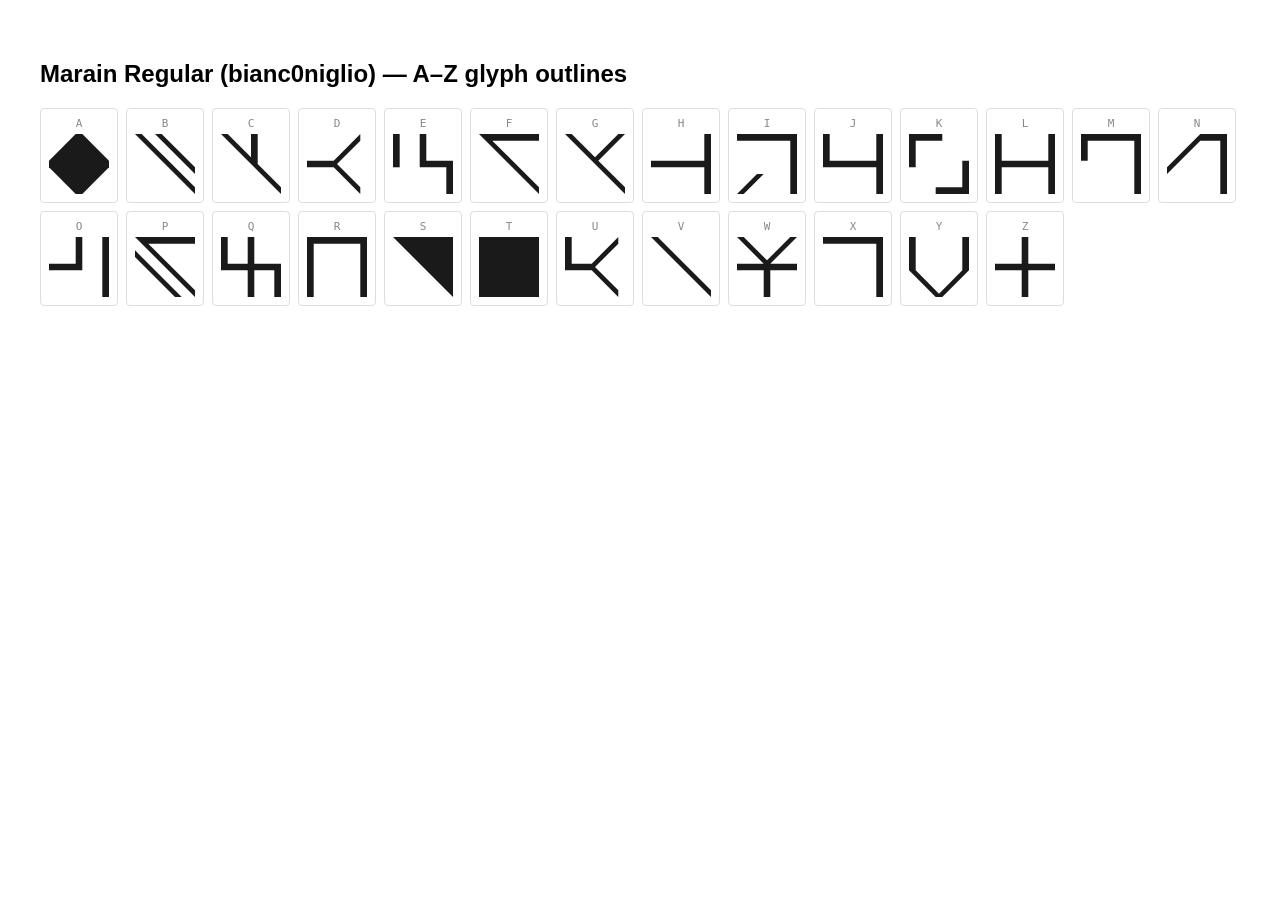
<file: display/fonts/test-bianc.html>
<!DOCTYPE html><html><head><meta charset="utf-8"><title>bianc0niglio A-Z</title></head>
<body style="font-family:sans-serif;padding:2rem">
<h2>Marain Regular (bianc0niglio) — A–Z glyph outlines</h2>
<div style="display:flex;flex-wrap:wrap;gap:8px"><div style="display:flex;flex-direction:column;align-items:center;gap:4px;padding:8px;border:1px solid #ddd;border-radius:4px"><div style="font-family:monospace;font-size:11px;color:#888">A</div><svg xmlns="http://www.w3.org/2000/svg" width="60" height="60" viewBox="0 0 60 60"><g fill="#1a1a1a" fill-rule="evenodd"><path d="M 30.0,56.7 L 56.7,30.0 L 30.0,3.3 L 3.3,30.0 L 30.0,56.7 Z" /><path d="M 26.7,60.0 L 0.0,33.3 L 0.0,26.7 L 26.7,0.0 L 33.3,0.0 L 60.0,26.7 L 60.0,33.3 L 33.3,60.0 Z" /></g></svg></div><div style="display:flex;flex-direction:column;align-items:center;gap:4px;padding:8px;border:1px solid #ddd;border-radius:4px"><div style="font-family:monospace;font-size:11px;color:#888">B</div><svg xmlns="http://www.w3.org/2000/svg" width="60" height="60" viewBox="0 0 60 60"><g fill="#1a1a1a" fill-rule="evenodd"><path d="M 60.0,60.0 L 0.0,0.0 L 6.7,0.0 L 60.0,53.3 L 60.0,60.0 Z" /><path d="M 60.0,40.0 L 20.0,0.0 L 26.7,0.0 L 60.0,33.3 L 60.0,40.0 Z" /></g></svg></div><div style="display:flex;flex-direction:column;align-items:center;gap:4px;padding:8px;border:1px solid #ddd;border-radius:4px"><div style="font-family:monospace;font-size:11px;color:#888">C</div><svg xmlns="http://www.w3.org/2000/svg" width="60" height="60" viewBox="0 0 60 60"><g fill="#1a1a1a" fill-rule="evenodd"><path d="M 60.0,60.0 L 0.0,0.0 L 6.7,0.0 L 30.0,23.3 L 30.0,0.0 L 36.7,0.0 L 36.7,30.0 L 60.0,53.3 L 60.0,60.0 Z" /></g></svg></div><div style="display:flex;flex-direction:column;align-items:center;gap:4px;padding:8px;border:1px solid #ddd;border-radius:4px"><div style="font-family:monospace;font-size:11px;color:#888">D</div><svg xmlns="http://www.w3.org/2000/svg" width="60" height="60" viewBox="0 0 60 60"><g fill="#1a1a1a" fill-rule="evenodd"><path d="M 53.3,60.0 L 26.7,33.3 L 0.0,33.3 L 0.0,26.7 L 26.7,26.7 L 53.3,0.0 L 53.3,6.7 L 30.0,30.0 L 53.3,53.3 L 53.3,60.0 Z" /></g></svg></div><div style="display:flex;flex-direction:column;align-items:center;gap:4px;padding:8px;border:1px solid #ddd;border-radius:4px"><div style="font-family:monospace;font-size:11px;color:#888">E</div><svg xmlns="http://www.w3.org/2000/svg" width="60" height="60" viewBox="0 0 60 60"><g fill="#1a1a1a" fill-rule="evenodd"><path d="M 0.0,33.3 L 0.0,0.0 L 6.7,0.0 L 6.7,33.3 Z" /><path d="M 53.3,60.0 L 53.3,33.3 L 26.7,33.3 L 26.7,0.0 L 33.3,0.0 L 33.3,26.7 L 60.0,26.7 L 60.0,60.0 Z" /></g></svg></div><div style="display:flex;flex-direction:column;align-items:center;gap:4px;padding:8px;border:1px solid #ddd;border-radius:4px"><div style="font-family:monospace;font-size:11px;color:#888">F</div><svg xmlns="http://www.w3.org/2000/svg" width="60" height="60" viewBox="0 0 60 60"><g fill="#1a1a1a" fill-rule="evenodd"><path d="M 60.0,60.0 L 0.0,0.0 L 60.0,0.0 L 60.0,6.7 L 13.3,6.7 L 60.0,53.3 L 60.0,60.0 Z" /></g></svg></div><div style="display:flex;flex-direction:column;align-items:center;gap:4px;padding:8px;border:1px solid #ddd;border-radius:4px"><div style="font-family:monospace;font-size:11px;color:#888">G</div><svg xmlns="http://www.w3.org/2000/svg" width="60" height="60" viewBox="0 0 60 60"><g fill="#1a1a1a" fill-rule="evenodd"><path d="M 60.0,60.0 L 0.0,0.0 L 6.7,0.0 L 30.0,23.3 L 53.3,0.0 L 60.0,0.0 L 33.3,26.7 L 60.0,53.3 L 60.0,60.0 Z" /></g></svg></div><div style="display:flex;flex-direction:column;align-items:center;gap:4px;padding:8px;border:1px solid #ddd;border-radius:4px"><div style="font-family:monospace;font-size:11px;color:#888">H</div><svg xmlns="http://www.w3.org/2000/svg" width="60" height="60" viewBox="0 0 60 60"><g fill="#1a1a1a" fill-rule="evenodd"><path d="M 53.3,60.0 L 53.3,33.3 L 0.0,33.3 L 0.0,26.7 L 53.3,26.7 L 53.3,0.0 L 60.0,0.0 L 60.0,60.0 Z" /></g></svg></div><div style="display:flex;flex-direction:column;align-items:center;gap:4px;padding:8px;border:1px solid #ddd;border-radius:4px"><div style="font-family:monospace;font-size:11px;color:#888">I</div><svg xmlns="http://www.w3.org/2000/svg" width="60" height="60" viewBox="0 0 60 60"><g fill="#1a1a1a" fill-rule="evenodd"><path d="M 0.0,60.0 L 20.0,40.0 L 26.7,40.0 L 6.7,60.0 Z" /><path d="M 53.3,60.0 L 53.3,6.7 L 0.0,6.7 L 0.0,0.0 L 60.0,0.0 L 60.0,60.0 Z" /></g></svg></div><div style="display:flex;flex-direction:column;align-items:center;gap:4px;padding:8px;border:1px solid #ddd;border-radius:4px"><div style="font-family:monospace;font-size:11px;color:#888">J</div><svg xmlns="http://www.w3.org/2000/svg" width="60" height="60" viewBox="0 0 60 60"><g fill="#1a1a1a" fill-rule="evenodd"><path d="M 53.3,60.0 L 53.3,33.3 L 0.0,33.3 L 0.0,0.0 L 6.7,0.0 L 6.7,26.7 L 53.3,26.7 L 53.3,0.0 L 60.0,0.0 L 60.0,60.0 Z" /></g></svg></div><div style="display:flex;flex-direction:column;align-items:center;gap:4px;padding:8px;border:1px solid #ddd;border-radius:4px"><div style="font-family:monospace;font-size:11px;color:#888">K</div><svg xmlns="http://www.w3.org/2000/svg" width="60" height="60" viewBox="0 0 60 60"><g fill="#1a1a1a" fill-rule="evenodd"><path d="M 26.7,60.0 L 26.7,53.3 L 53.3,53.3 L 53.3,26.7 L 60.0,26.7 L 60.0,60.0 Z" /><path d="M 0.0,33.3 L 0.0,0.0 L 33.3,0.0 L 33.3,6.7 L 6.7,6.7 L 6.7,33.3 Z" /></g></svg></div><div style="display:flex;flex-direction:column;align-items:center;gap:4px;padding:8px;border:1px solid #ddd;border-radius:4px"><div style="font-family:monospace;font-size:11px;color:#888">L</div><svg xmlns="http://www.w3.org/2000/svg" width="60" height="60" viewBox="0 0 60 60"><g fill="#1a1a1a" fill-rule="evenodd"><path d="M 0.0,60.0 L 0.0,0.0 L 6.7,0.0 L 6.7,26.7 L 53.3,26.7 L 53.3,0.0 L 60.0,0.0 L 60.0,60.0 L 53.3,60.0 L 53.3,33.3 L 6.7,33.3 L 6.7,60.0 Z" /></g></svg></div><div style="display:flex;flex-direction:column;align-items:center;gap:4px;padding:8px;border:1px solid #ddd;border-radius:4px"><div style="font-family:monospace;font-size:11px;color:#888">M</div><svg xmlns="http://www.w3.org/2000/svg" width="60" height="60" viewBox="0 0 60 60"><g fill="#1a1a1a" fill-rule="evenodd"><path d="M 53.3,60.0 L 53.3,6.7 L 6.7,6.7 L 6.7,26.7 L 0.0,26.7 L 0.0,0.0 L 60.0,0.0 L 60.0,60.0 Z" /></g></svg></div><div style="display:flex;flex-direction:column;align-items:center;gap:4px;padding:8px;border:1px solid #ddd;border-radius:4px"><div style="font-family:monospace;font-size:11px;color:#888">N</div><svg xmlns="http://www.w3.org/2000/svg" width="60" height="60" viewBox="0 0 60 60"><g fill="#1a1a1a" fill-rule="evenodd"><path d="M 53.3,60.0 L 53.3,6.7 L 33.3,6.7 L 0.0,40.0 L 0.0,33.3 L 33.3,0.0 L 60.0,0.0 L 60.0,60.0 Z" /></g></svg></div><div style="display:flex;flex-direction:column;align-items:center;gap:4px;padding:8px;border:1px solid #ddd;border-radius:4px"><div style="font-family:monospace;font-size:11px;color:#888">O</div><svg xmlns="http://www.w3.org/2000/svg" width="60" height="60" viewBox="0 0 60 60"><g fill="#1a1a1a" fill-rule="evenodd"><path d="M 0.0,33.3 L 0.0,26.7 L 26.7,26.7 L 26.7,0.0 L 33.3,0.0 L 33.3,33.3 Z" /><path d="M 53.3,60.0 L 53.3,0.0 L 60.0,0.0 L 60.0,60.0 Z" /></g></svg></div><div style="display:flex;flex-direction:column;align-items:center;gap:4px;padding:8px;border:1px solid #ddd;border-radius:4px"><div style="font-family:monospace;font-size:11px;color:#888">P</div><svg xmlns="http://www.w3.org/2000/svg" width="60" height="60" viewBox="0 0 60 60"><g fill="#1a1a1a" fill-rule="evenodd"><path d="M 40.0,60.0 L 0.0,20.0 L 0.0,13.3 L 46.7,60.0 Z" /><path d="M 60.0,60.0 L 0.0,0.0 L 66.7,0.0 L 66.7,6.7 L 13.3,6.7 L 66.7,60.0 Z" /></g></svg></div><div style="display:flex;flex-direction:column;align-items:center;gap:4px;padding:8px;border:1px solid #ddd;border-radius:4px"><div style="font-family:monospace;font-size:11px;color:#888">Q</div><svg xmlns="http://www.w3.org/2000/svg" width="60" height="60" viewBox="0 0 60 60"><g fill="#1a1a1a" fill-rule="evenodd"><path d="M 26.7,60.0 L 26.7,33.3 L 0.0,33.3 L 0.0,0.0 L 6.7,0.0 L 6.7,26.7 L 26.7,26.7 L 26.7,0.0 L 33.3,0.0 L 33.3,26.7 L 60.0,26.7 L 60.0,60.0 L 53.3,60.0 L 53.3,33.3 L 33.3,33.3 L 33.3,60.0 Z" /></g></svg></div><div style="display:flex;flex-direction:column;align-items:center;gap:4px;padding:8px;border:1px solid #ddd;border-radius:4px"><div style="font-family:monospace;font-size:11px;color:#888">R</div><svg xmlns="http://www.w3.org/2000/svg" width="60" height="60" viewBox="0 0 60 60"><g fill="#1a1a1a" fill-rule="evenodd"><path d="M 0.0,60.0 L 0.0,0.0 L 60.0,0.0 L 60.0,60.0 L 53.3,60.0 L 53.3,6.7 L 6.7,6.7 L 6.7,60.0 Z" /></g></svg></div><div style="display:flex;flex-direction:column;align-items:center;gap:4px;padding:8px;border:1px solid #ddd;border-radius:4px"><div style="font-family:monospace;font-size:11px;color:#888">S</div><svg xmlns="http://www.w3.org/2000/svg" width="60" height="60" viewBox="0 0 60 60"><g fill="#1a1a1a" fill-rule="evenodd"><path d="M 53.3,46.7 L 53.3,6.7 L 13.3,6.7 L 53.3,46.7 Z" /><path d="M 60.0,60.0 L 0.0,0.0 L 60.0,0.0 L 60.0,60.0 Z" /></g></svg></div><div style="display:flex;flex-direction:column;align-items:center;gap:4px;padding:8px;border:1px solid #ddd;border-radius:4px"><div style="font-family:monospace;font-size:11px;color:#888">T</div><svg xmlns="http://www.w3.org/2000/svg" width="60" height="60" viewBox="0 0 60 60"><g fill="#1a1a1a" fill-rule="evenodd"><path d="M 53.3,53.3 L 53.3,6.7 L 6.7,6.7 L 6.7,53.3 Z" /><path d="M 0.0,60.0 L 0.0,0.0 L 60.0,0.0 L 60.0,60.0 Z" /></g></svg></div><div style="display:flex;flex-direction:column;align-items:center;gap:4px;padding:8px;border:1px solid #ddd;border-radius:4px"><div style="font-family:monospace;font-size:11px;color:#888">U</div><svg xmlns="http://www.w3.org/2000/svg" width="60" height="60" viewBox="0 0 60 60"><g fill="#1a1a1a" fill-rule="evenodd"><path d="M 53.3,60.0 L 26.7,33.3 L 0.0,33.3 L 0.0,0.0 L 6.7,0.0 L 6.7,26.7 L 26.7,26.7 L 53.3,0.0 L 53.3,6.7 L 30.0,30.0 L 53.3,53.3 L 53.3,60.0 Z" /></g></svg></div><div style="display:flex;flex-direction:column;align-items:center;gap:4px;padding:8px;border:1px solid #ddd;border-radius:4px"><div style="font-family:monospace;font-size:11px;color:#888">V</div><svg xmlns="http://www.w3.org/2000/svg" width="60" height="60" viewBox="0 0 60 60"><g fill="#1a1a1a" fill-rule="evenodd"><path d="M 60.0,60.0 L 0.0,0.0 L 6.7,0.0 L 60.0,53.3 L 60.0,60.0 Z" /></g></svg></div><div style="display:flex;flex-direction:column;align-items:center;gap:4px;padding:8px;border:1px solid #ddd;border-radius:4px"><div style="font-family:monospace;font-size:11px;color:#888">W</div><svg xmlns="http://www.w3.org/2000/svg" width="60" height="60" viewBox="0 0 60 60"><g fill="#1a1a1a" fill-rule="evenodd"><path d="M 26.7,60.0 L 26.7,33.3 L 0.0,33.3 L 0.0,26.7 L 26.7,26.7 L 0.0,0.0 L 6.7,0.0 L 30.0,23.3 L 53.3,0.0 L 60.0,0.0 L 33.3,26.7 L 60.0,26.7 L 60.0,33.3 L 33.3,33.3 L 33.3,60.0 Z" /></g></svg></div><div style="display:flex;flex-direction:column;align-items:center;gap:4px;padding:8px;border:1px solid #ddd;border-radius:4px"><div style="font-family:monospace;font-size:11px;color:#888">X</div><svg xmlns="http://www.w3.org/2000/svg" width="60" height="60" viewBox="0 0 60 60"><g fill="#1a1a1a" fill-rule="evenodd"><path d="M 53.3,60.0 L 53.3,6.7 L 0.0,6.7 L 0.0,0.0 L 60.0,0.0 L 60.0,60.0 Z" /></g></svg></div><div style="display:flex;flex-direction:column;align-items:center;gap:4px;padding:8px;border:1px solid #ddd;border-radius:4px"><div style="font-family:monospace;font-size:11px;color:#888">Y</div><svg xmlns="http://www.w3.org/2000/svg" width="60" height="60" viewBox="0 0 60 60"><g fill="#1a1a1a" fill-rule="evenodd"><path d="M 26.7,60.0 L 0.0,33.3 L 0.0,0.0 L 6.7,0.0 L 6.7,33.3 L 30.0,56.7 L 53.3,33.3 L 53.3,0.0 L 60.0,0.0 L 60.0,33.3 L 33.3,60.0 Z" /></g></svg></div><div style="display:flex;flex-direction:column;align-items:center;gap:4px;padding:8px;border:1px solid #ddd;border-radius:4px"><div style="font-family:monospace;font-size:11px;color:#888">Z</div><svg xmlns="http://www.w3.org/2000/svg" width="60" height="60" viewBox="0 0 60 60"><g fill="#1a1a1a" fill-rule="evenodd"><path d="M 26.7,60.0 L 26.7,33.3 L 0.0,33.3 L 0.0,26.7 L 26.7,26.7 L 26.7,0.0 L 33.3,0.0 L 33.3,26.7 L 60.0,26.7 L 60.0,33.3 L 33.3,33.3 L 33.3,60.0 Z" /></g></svg></div></div>
</body></html>
</file>
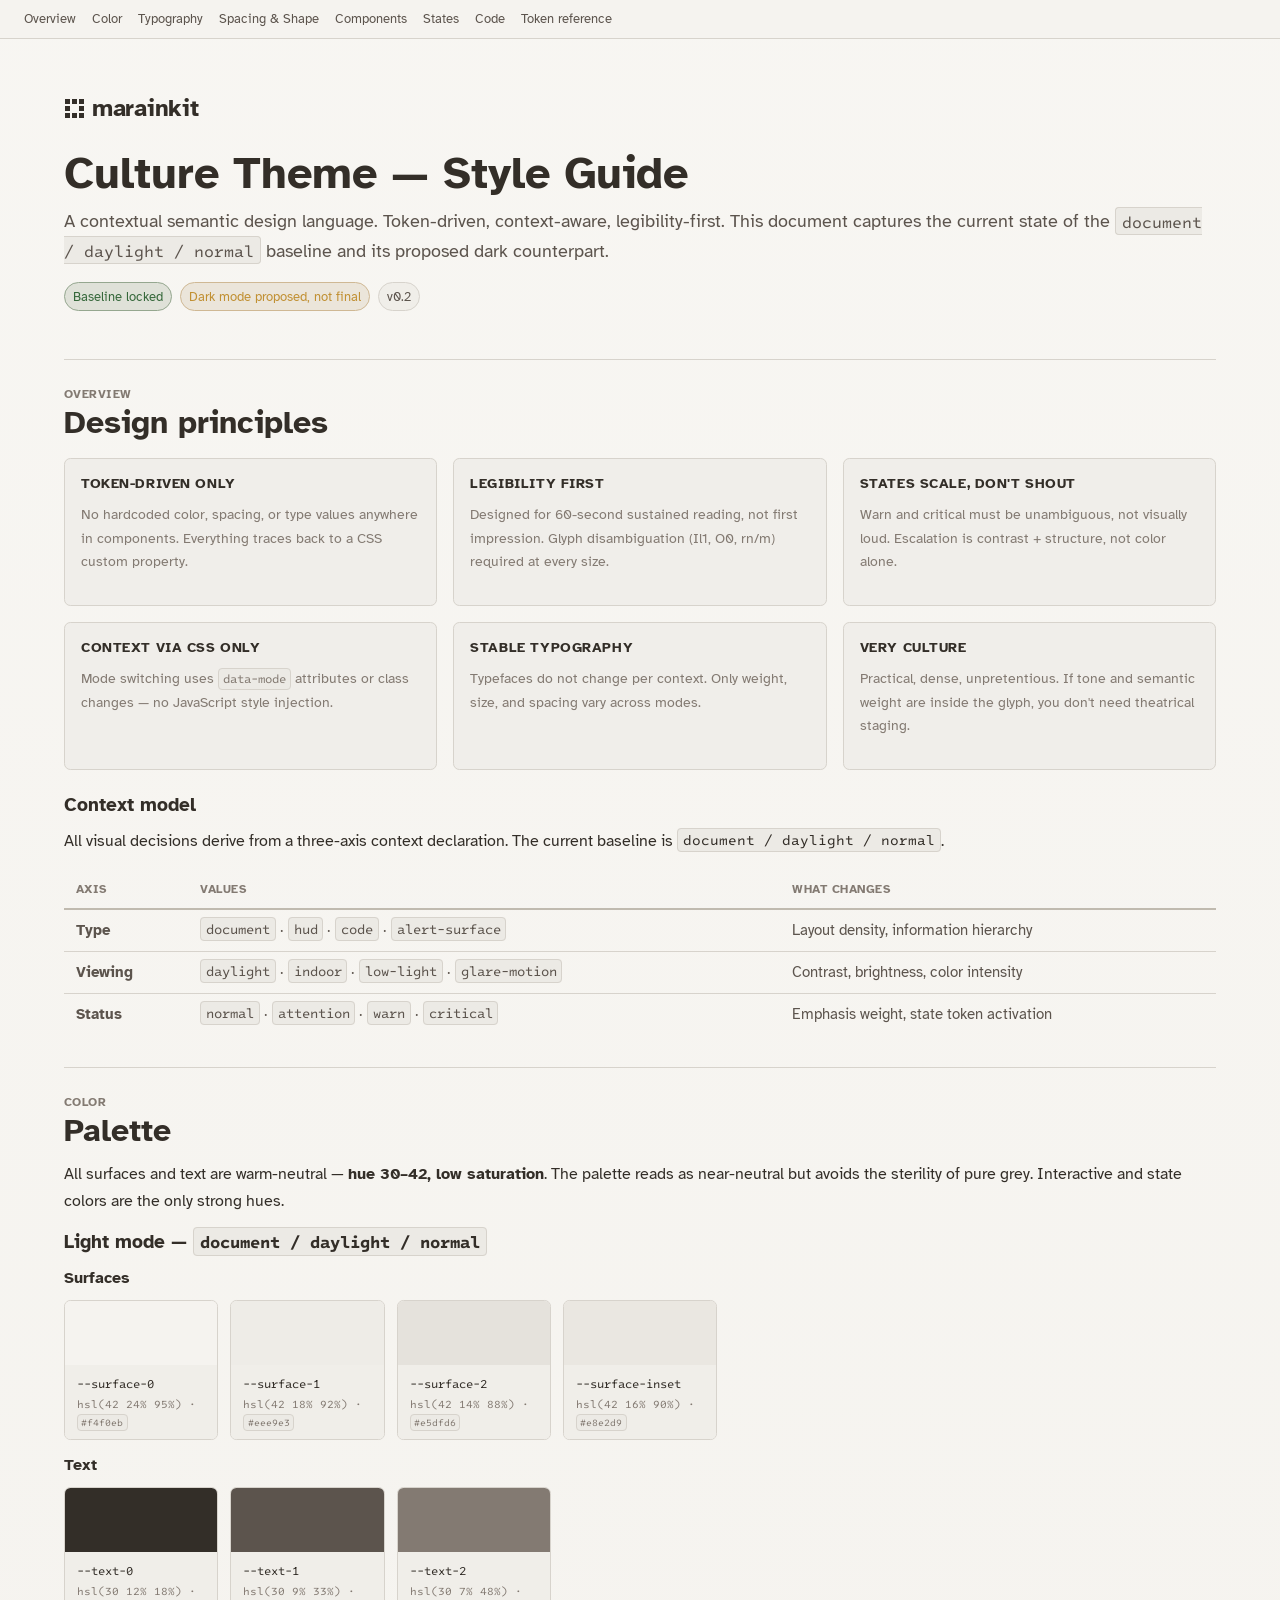
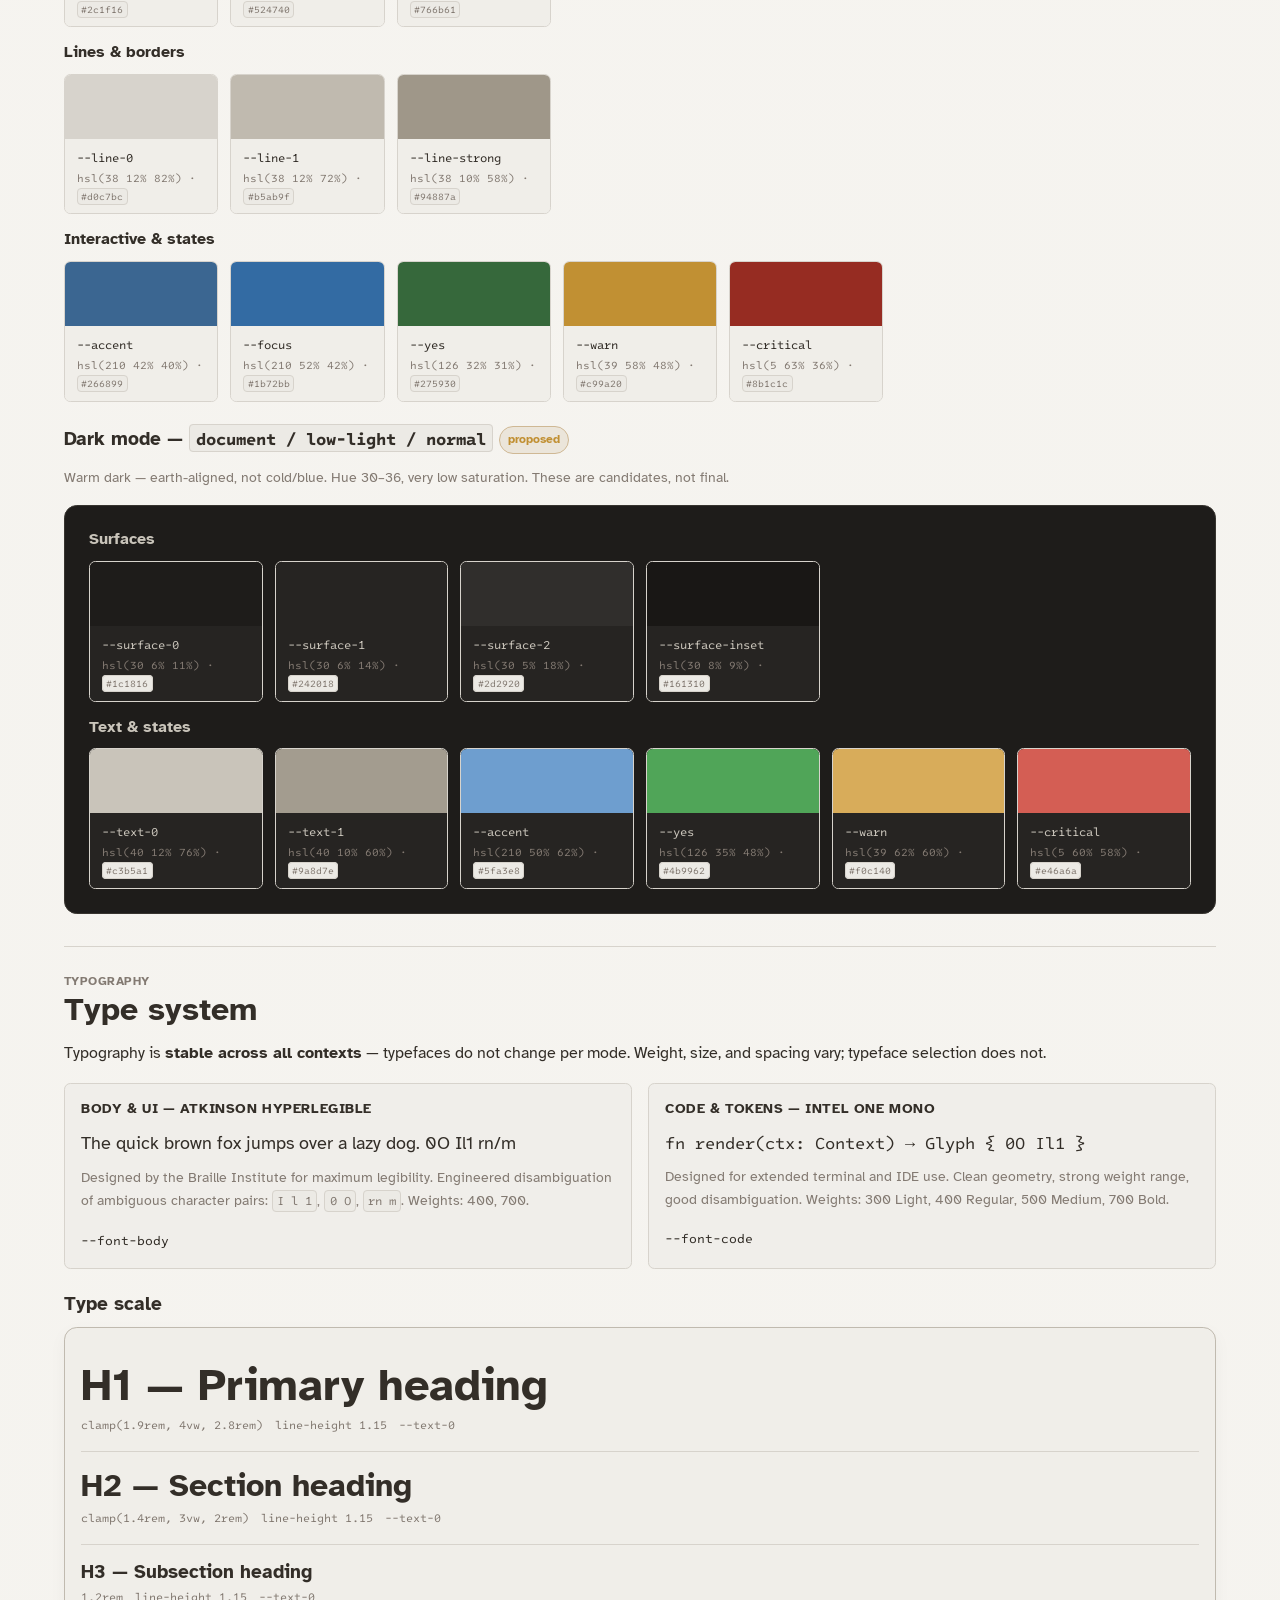
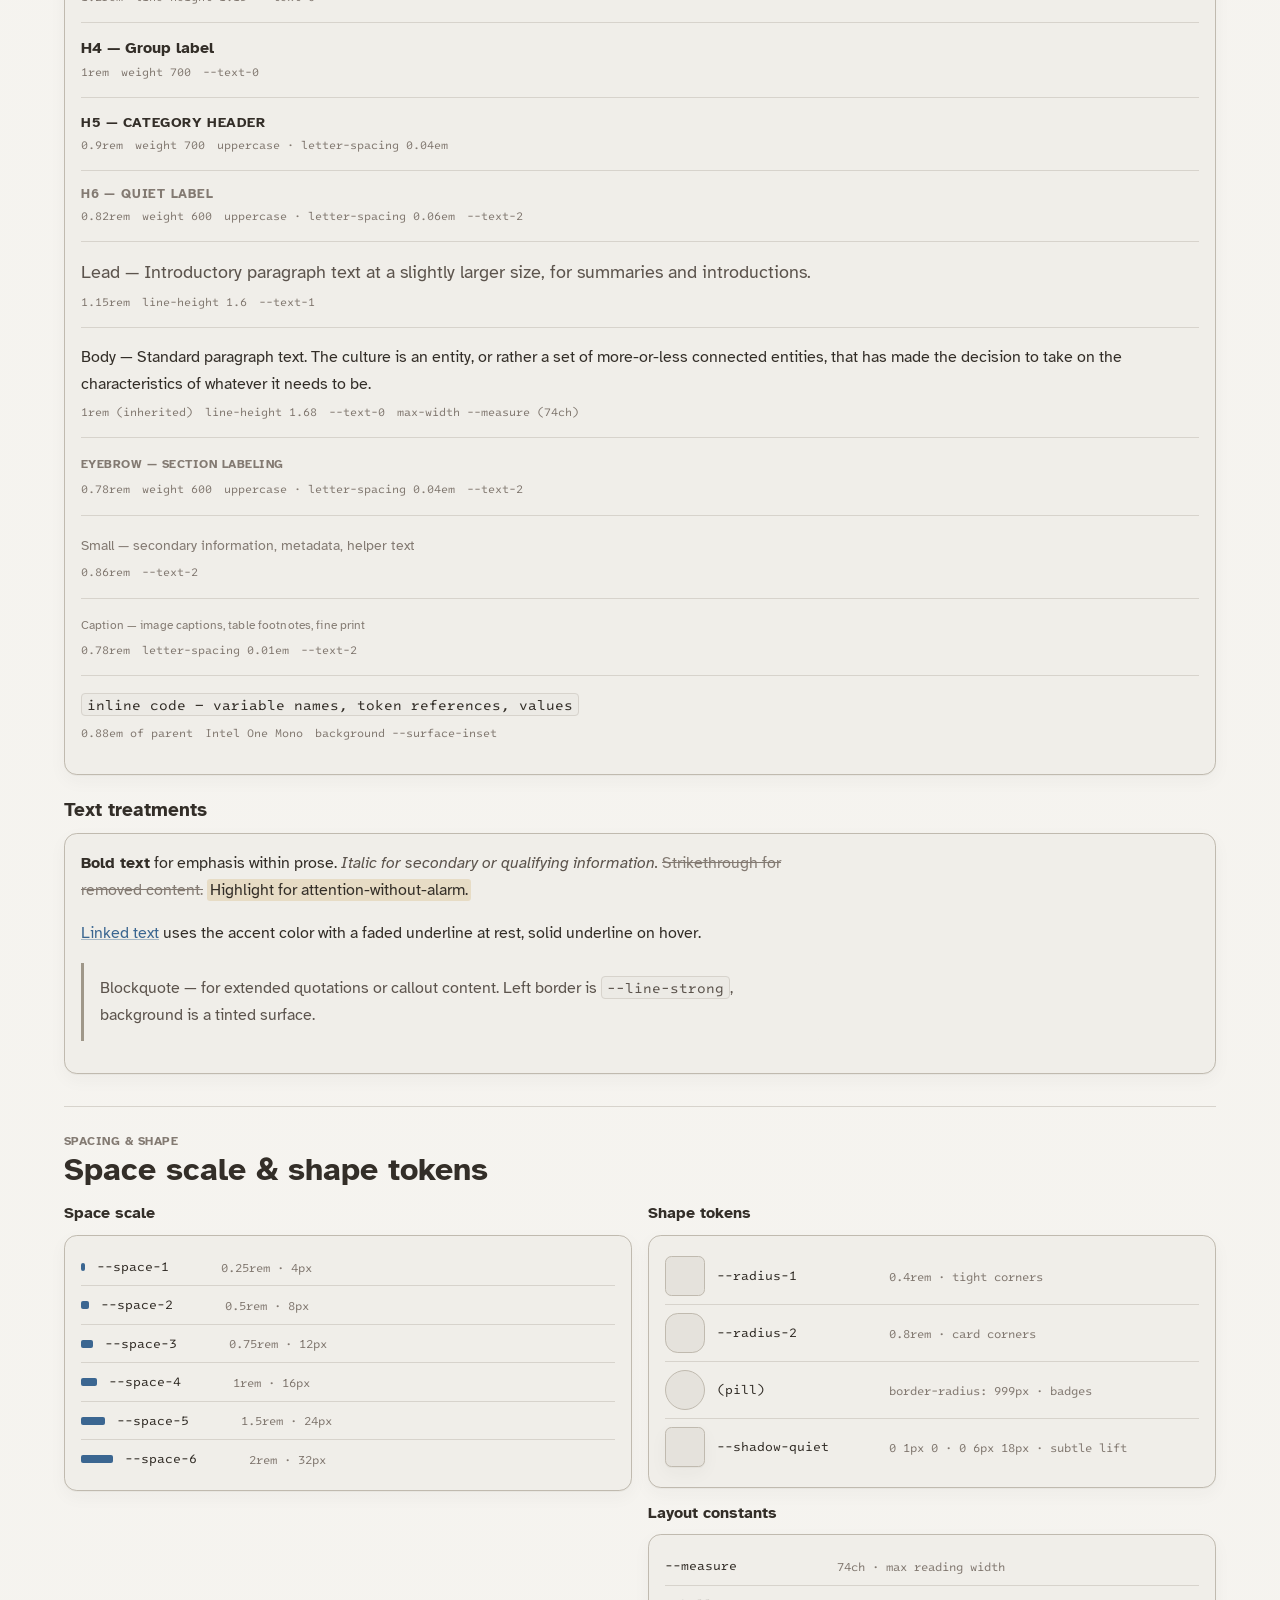
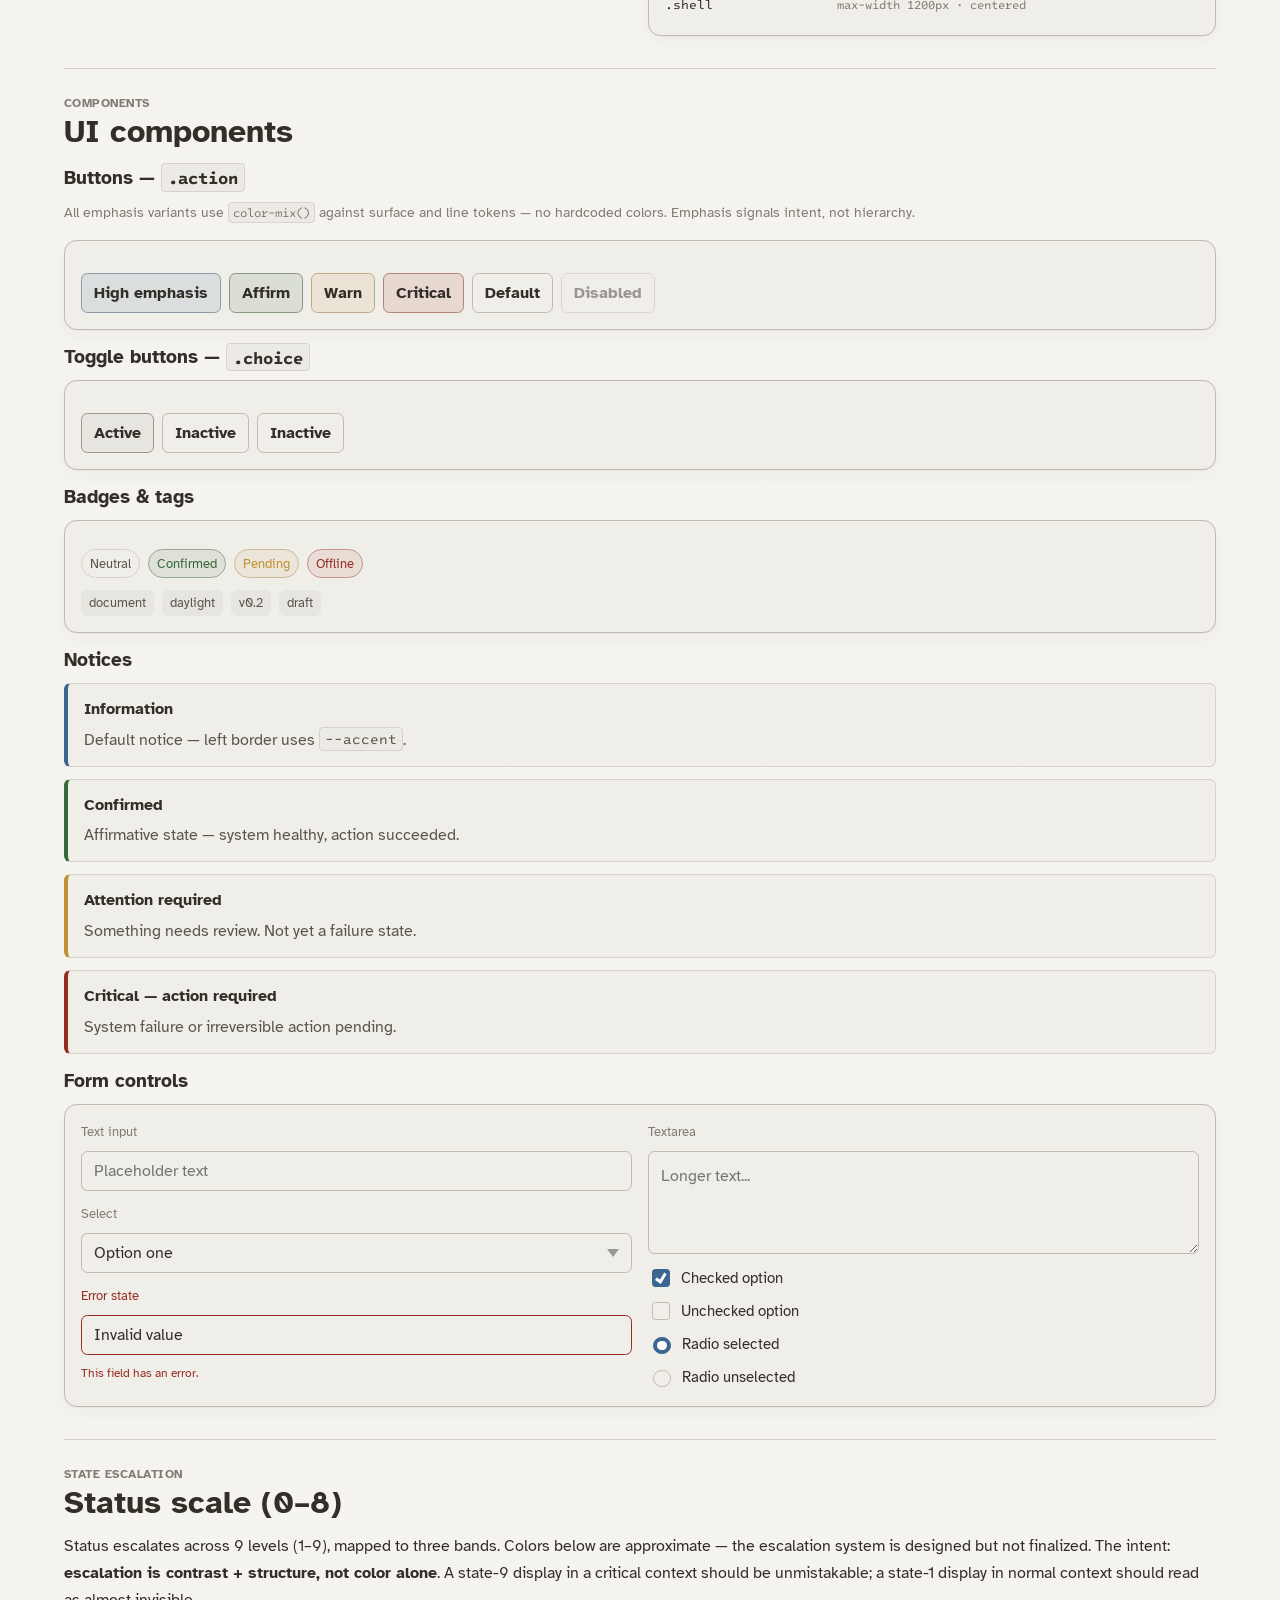
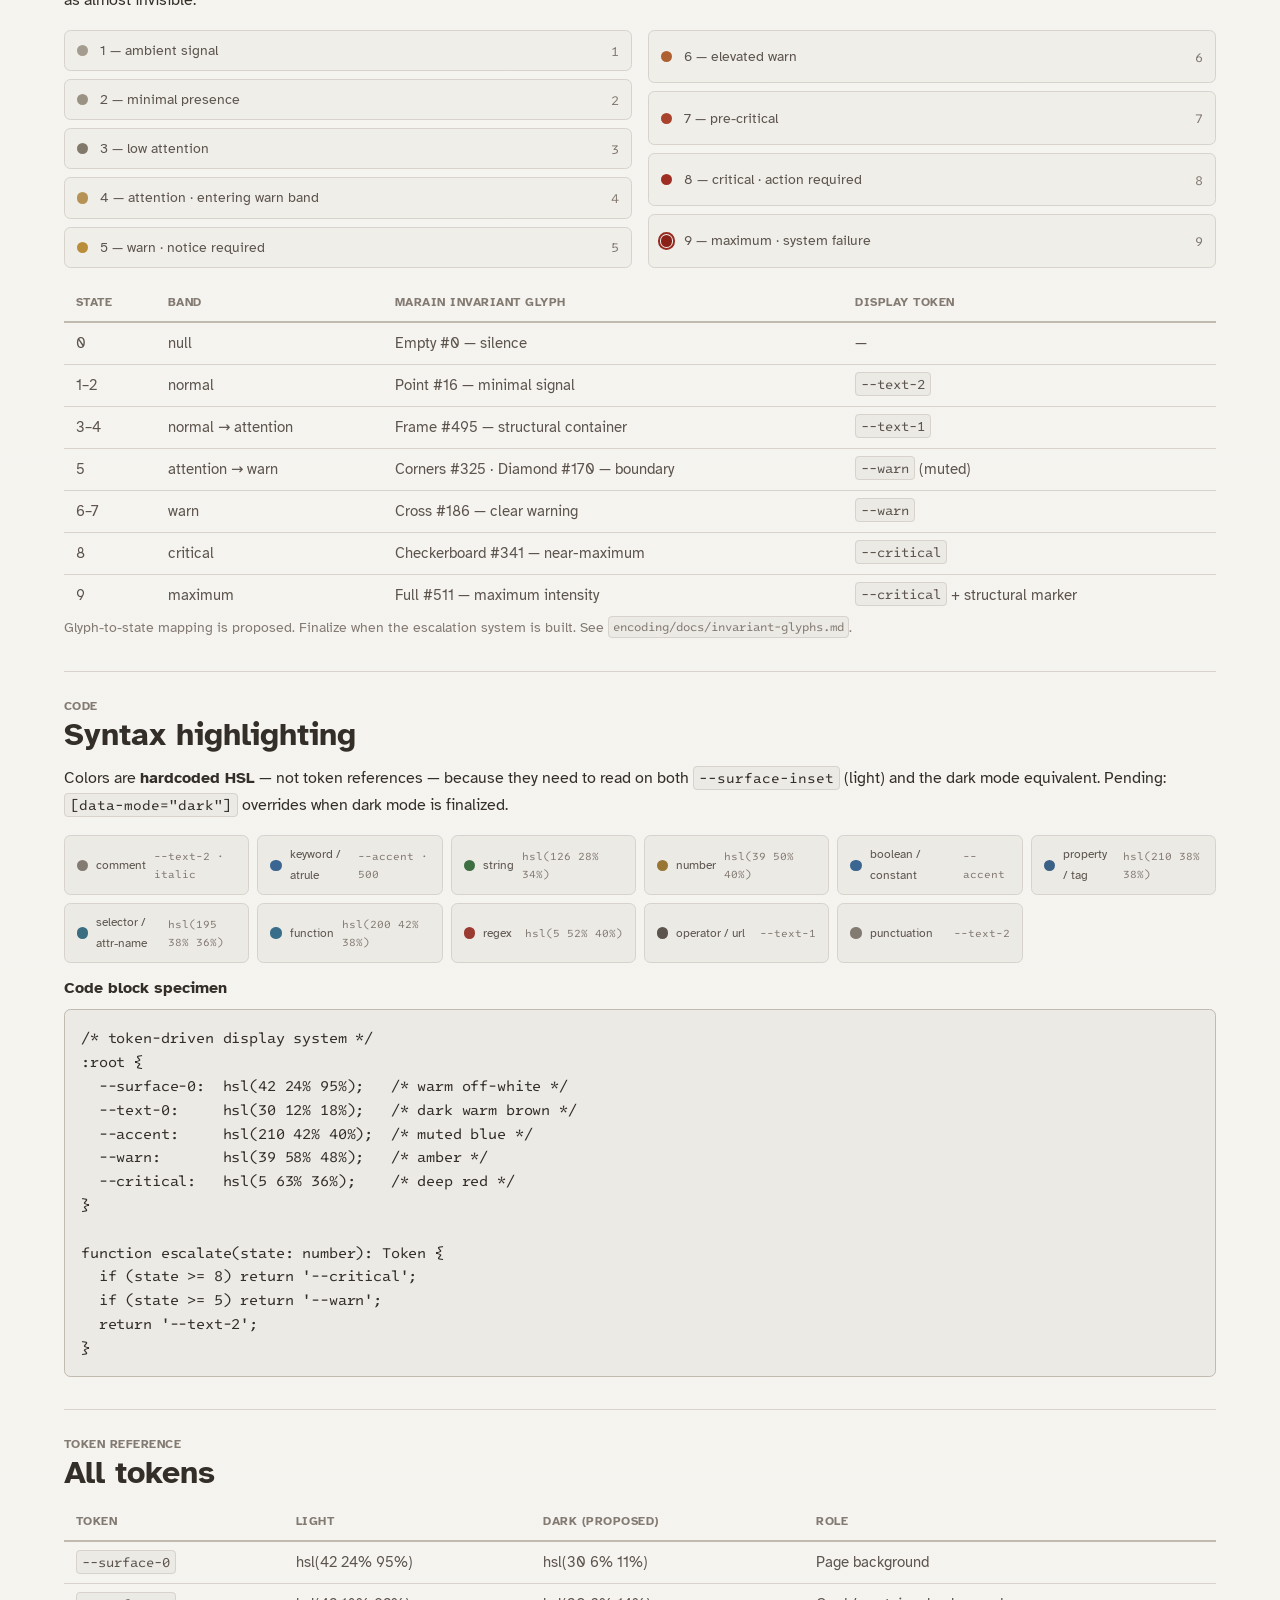
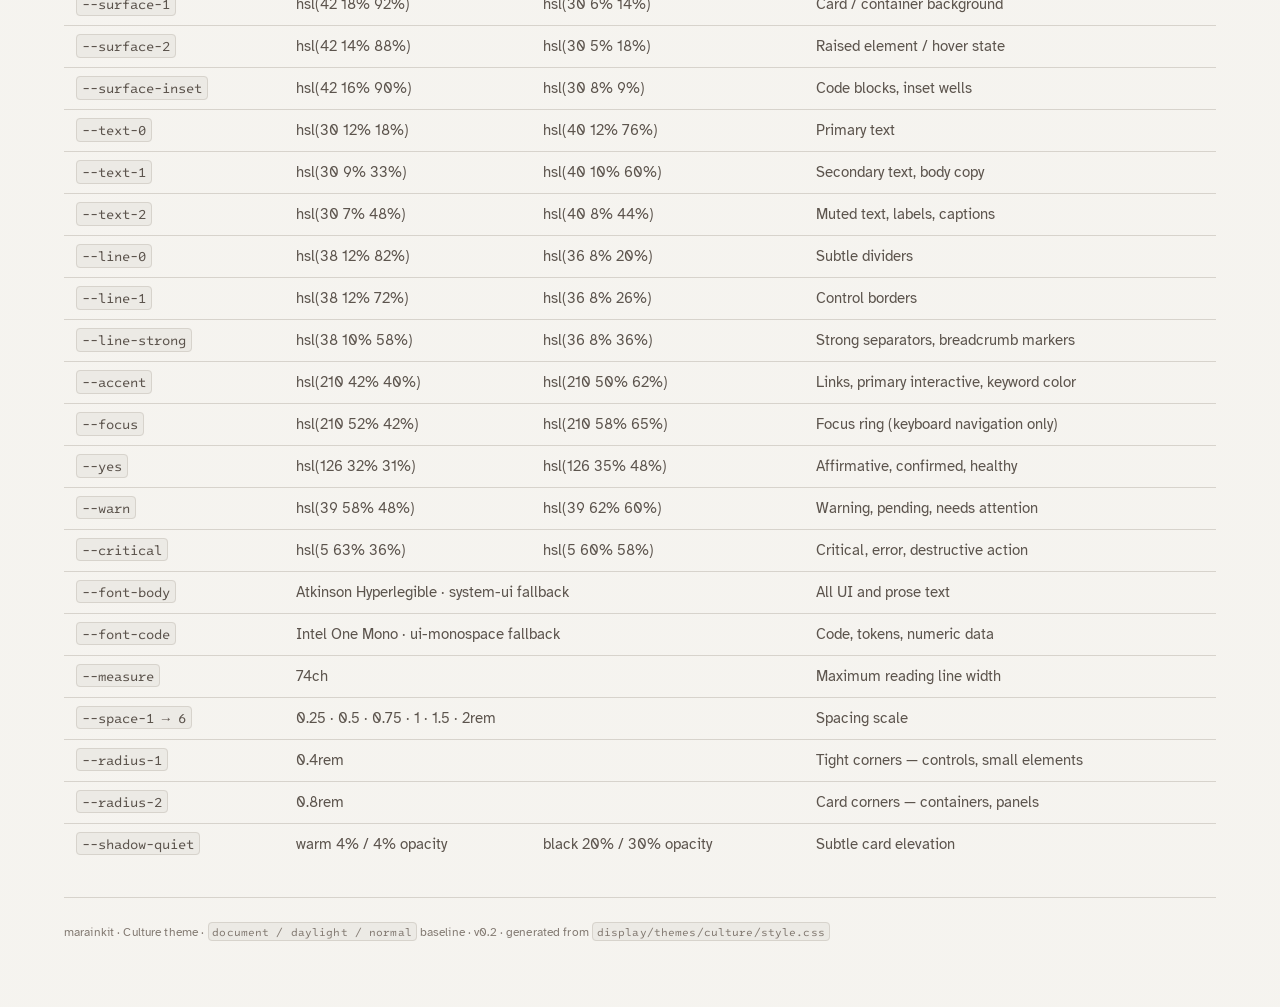
<file: themes/culture/styleguide.html>
<!DOCTYPE html>
<html lang="en">
<head>
  <meta charset="UTF-8" />
  <meta name="viewport" content="width=device-width, initial-scale=1.0" />
  <title>Culture Theme — Style Guide</title>
  <meta name="description" content="marainkit culture theme style guide — colors, typography, spacing, components, and state scale.">
  <meta property="og:title" content="Culture Theme — Style Guide">
  <meta property="og:description" content="marainkit culture theme style guide — colors, typography, spacing, components, and state scale.">
  <meta property="og:image" content="assets/og_image_dark.png">
  <meta property="og:type" content="website">
  <meta name="twitter:card" content="summary_large_image">
  <meta name="twitter:image" content="assets/og_image_dark.png">
  <link rel="icon" type="image/png" sizes="16x16" href="assets/favicon_16_light.png">
  <link rel="icon" type="image/png" sizes="32x32" href="assets/favicon_32_light.png">
  <link rel="icon" type="image/png" sizes="48x48" href="assets/favicon_48_light.png">
  <link rel="icon" type="image/png" sizes="16x16" href="assets/favicon_16_dark.png" media="(prefers-color-scheme: dark)">
  <link rel="icon" type="image/png" sizes="32x32" href="assets/favicon_32_dark.png" media="(prefers-color-scheme: dark)">
  <link rel="icon" type="image/png" sizes="48x48" href="assets/favicon_48_dark.png" media="(prefers-color-scheme: dark)">
  <link rel="preconnect" href="https://fonts.googleapis.com">
  <link rel="preconnect" href="https://fonts.gstatic.com" crossorigin>
  <link href="https://fonts.googleapis.com/css2?family=Atkinson+Hyperlegible:wght@400;700&family=Intel+One+Mono:ital,wght@0,300;0,400;0,500;0,700;1,300;1,400&display=swap" rel="stylesheet">
  <link rel="stylesheet" href="style.css">
  <style>
    /* style guide-specific layout */
    .sg-section  { margin-bottom: var(--space-6); }
    .sg-label    { font-family: var(--font-code); font-size: 0.75rem; color: var(--text-2); margin-bottom: var(--space-2); display: block; }
    .sg-row      { display: flex; flex-wrap: wrap; gap: var(--space-3); align-items: flex-start; margin-top: var(--space-3); }
    .sg-divider  { border: none; border-top: 1px solid var(--line-0); margin: var(--space-5) 0; }

    /* swatch overrides for style guide */
    .swatch-color { height: 4rem; }
    .swatch-name  { font-size: 0.75rem; }
    .swatch-value { font-size: 0.68rem; }

    /* color pair — shows light + dark token side by side */
    .mode-split   { display: grid; grid-template-columns: 1fr 1fr; gap: var(--space-5); margin-top: var(--space-3); }
    .mode-panel   { border-radius: var(--radius-2); padding: var(--space-4); border: 1px solid var(--line-0); }
    .mode-panel.dark { background: hsl(30 6% 11%); color: hsl(40 12% 76%); border-color: hsl(36 8% 20%); }

    .token-row    { display: flex; align-items: center; gap: var(--space-3); padding: var(--space-2) 0; border-bottom: 1px solid var(--line-0); }
    .token-row:last-child { border-bottom: none; }
    .token-swatch { width: 2.5rem; height: 2.5rem; border-radius: var(--radius-1); border: 1px solid var(--line-0); flex-shrink: 0; }
    .token-name   { font-family: var(--font-code); font-size: 0.8rem; color: var(--text-0); min-width: 10rem; }
    .token-value  { font-family: var(--font-code); font-size: 0.75rem; color: var(--text-2); flex: 1; }
    .token-note   { font-size: 0.78rem; color: var(--text-2); }

    /* type scale specimens */
    .type-specimen { padding: var(--space-4) 0; border-bottom: 1px solid var(--line-0); }
    .type-specimen:last-child { border-bottom: none; }
    .type-meta     { display: flex; gap: var(--space-3); margin-top: var(--space-1); flex-wrap: wrap; }
    .type-meta span { font-family: var(--font-code); font-size: 0.72rem; color: var(--text-2); }

    /* syntax color swatches */
    .syn-grid  { display: grid; grid-template-columns: repeat(auto-fill, minmax(180px, 1fr)); gap: var(--space-2); margin-top: var(--space-3); }
    .syn-swatch { display: flex; align-items: center; gap: var(--space-2); padding: var(--space-2) var(--space-3); border: 1px solid var(--line-0); border-radius: var(--radius-1); background: color-mix(in oklab, var(--surface-inset) 88%, white 12%); }
    .syn-dot   { width: 0.7rem; height: 0.7rem; border-radius: 50%; flex-shrink: 0; }
    .syn-label { font-size: 0.78rem; color: var(--text-1); }
    .syn-hsl   { font-family: var(--font-code); font-size: 0.68rem; color: var(--text-2); margin-left: auto; }

    /* space scale */
    .space-row    { display: flex; align-items: center; gap: var(--space-3); padding: var(--space-2) 0; border-bottom: 1px solid var(--line-0); }
    .space-row:last-child { border-bottom: none; }
    .space-bar    { background: var(--accent); height: 0.5rem; border-radius: 2px; flex-shrink: 0; }
    .space-name   { font-family: var(--font-code); font-size: 0.8rem; color: var(--text-0); min-width: 7rem; }
    .space-value  { font-family: var(--font-code); font-size: 0.75rem; color: var(--text-2); }

    /* nav */
    .sg-nav { position: sticky; top: 0; z-index: 10; background: color-mix(in oklab, var(--surface-0) 95%, transparent); backdrop-filter: blur(8px); border-bottom: 1px solid var(--line-0); padding: var(--space-2) var(--space-5); display: flex; gap: var(--space-4); flex-wrap: wrap; }
    .sg-nav a { font-size: 0.82rem; color: var(--text-1); text-decoration: none; }
    .sg-nav a:hover { color: var(--text-0); }
  </style>
</head>
<body>

<nav class="sg-nav">
  <a href="#overview">Overview</a>
  <a href="#color">Color</a>
  <a href="#typography">Typography</a>
  <a href="#spacing">Spacing &amp; Shape</a>
  <a href="#components">Components</a>
  <a href="#states">States</a>
  <a href="#code">Code</a>
  <a href="#tokens">Token reference</a>
</nav>

<div class="shell">

  <!-- ── HEADER ──────────────────────────────────────────────────────────── -->
  <header style="padding: var(--space-6) 0 var(--space-5);">
    <svg class="wordmark" viewBox="0 0 280 32" height="32" style="margin-bottom: var(--space-3);" aria-label="marainkit">
      <g class="wordmark-glyph">
        <rect x="1" y="4" width="5" height="5" fill="currentColor"/>
        <rect x="8" y="4" width="5" height="5" fill="currentColor"/>
        <rect x="15" y="4" width="5" height="5" fill="currentColor"/>
        <rect x="1" y="11" width="5" height="5" fill="currentColor"/>
        <rect x="15" y="11" width="5" height="5" fill="currentColor"/>
        <rect x="1" y="18" width="5" height="5" fill="currentColor"/>
        <rect x="8" y="18" width="5" height="5" fill="currentColor"/>
        <rect x="15" y="18" width="5" height="5" fill="currentColor"/>
      </g>
      <text x="28" y="21" style="font-family: var(--font-body); font-size: 24px; font-weight: 600; letter-spacing: -0.3px; fill: currentColor;">marainkit</text>
    </svg>
    <h1 style="margin-bottom: var(--space-2);">Culture Theme — Style Guide</h1>
    <p class="lead">A contextual semantic design language. Token-driven, context-aware, legibility-first. This document captures the current state of the <code>document / daylight / normal</code> baseline and its proposed dark counterpart.</p>
    <div class="meta">
      <span class="badge yes">Baseline locked</span>
      <span class="badge warn">Dark mode proposed, not final</span>
      <span class="badge">v0.2</span>
    </div>
  </header>

  <hr class="sg-divider">

  <!-- ── OVERVIEW ────────────────────────────────────────────────────────── -->
  <section id="overview" class="sg-section">
    <p class="eyebrow">Overview</p>
    <h2>Design principles</h2>

    <div class="grid-3" style="margin-top: var(--space-4);">
      <div class="subpanel">
        <h5>Token-driven only</h5>
        <p class="small">No hardcoded color, spacing, or type values anywhere in components. Everything traces back to a CSS custom property.</p>
      </div>
      <div class="subpanel">
        <h5>Legibility first</h5>
        <p class="small">Designed for 60-second sustained reading, not first impression. Glyph disambiguation (Il1, O0, rn/m) required at every size.</p>
      </div>
      <div class="subpanel">
        <h5>States scale, don't shout</h5>
        <p class="small">Warn and critical must be unambiguous, not visually loud. Escalation is contrast + structure, not color alone.</p>
      </div>
      <div class="subpanel">
        <h5>Context via CSS only</h5>
        <p class="small">Mode switching uses <code>data-mode</code> attributes or class changes — no JavaScript style injection.</p>
      </div>
      <div class="subpanel">
        <h5>Stable typography</h5>
        <p class="small">Typefaces do not change per context. Only weight, size, and spacing vary across modes.</p>
      </div>
      <div class="subpanel">
        <h5>Very Culture</h5>
        <p class="small">Practical, dense, unpretentious. If tone and semantic weight are inside the glyph, you don't need theatrical staging.</p>
      </div>
    </div>

    <h3 style="margin-top: var(--space-5);">Context model</h3>
    <p>All visual decisions derive from a three-axis context declaration. The current baseline is <code>document / daylight / normal</code>.</p>
    <div class="table-wrap" style="margin-top: var(--space-3);">
      <table>
        <thead><tr><th>Axis</th><th>Values</th><th>What changes</th></tr></thead>
        <tbody>
          <tr><td><strong>Type</strong></td><td><code>document</code> · <code>hud</code> · <code>code</code> · <code>alert-surface</code></td><td>Layout density, information hierarchy</td></tr>
          <tr><td><strong>Viewing</strong></td><td><code>daylight</code> · <code>indoor</code> · <code>low-light</code> · <code>glare-motion</code></td><td>Contrast, brightness, color intensity</td></tr>
          <tr><td><strong>Status</strong></td><td><code>normal</code> · <code>attention</code> · <code>warn</code> · <code>critical</code></td><td>Emphasis weight, state token activation</td></tr>
        </tbody>
      </table>
    </div>
  </section>

  <hr class="sg-divider">

  <!-- ── COLOR ───────────────────────────────────────────────────────────── -->
  <section id="color" class="sg-section">
    <p class="eyebrow">Color</p>
    <h2>Palette</h2>

    <p>All surfaces and text are warm-neutral — <strong>hue 30–42, low saturation</strong>. The palette reads as near-neutral but avoids the sterility of pure grey. Interactive and state colors are the only strong hues.</p>

    <h3 style="margin-top: var(--space-4);">Light mode — <code>document / daylight / normal</code></h3>

    <h4 style="margin-top: var(--space-4);">Surfaces</h4>
    <div class="swatch-grid">
      <div class="swatch">
        <div class="swatch-color" style="background: hsl(42 24% 95%)"></div>
        <div class="swatch-info"><span class="swatch-name">--surface-0</span><span class="swatch-value">hsl(42 24% 95%) · <code>#f4f0eb</code></span></div>
      </div>
      <div class="swatch">
        <div class="swatch-color" style="background: hsl(42 18% 92%)"></div>
        <div class="swatch-info"><span class="swatch-name">--surface-1</span><span class="swatch-value">hsl(42 18% 92%) · <code>#eee9e3</code></span></div>
      </div>
      <div class="swatch">
        <div class="swatch-color" style="background: hsl(42 14% 88%)"></div>
        <div class="swatch-info"><span class="swatch-name">--surface-2</span><span class="swatch-value">hsl(42 14% 88%) · <code>#e5dfd6</code></span></div>
      </div>
      <div class="swatch">
        <div class="swatch-color" style="background: hsl(42 16% 90%)"></div>
        <div class="swatch-info"><span class="swatch-name">--surface-inset</span><span class="swatch-value">hsl(42 16% 90%) · <code>#e8e2d9</code></span></div>
      </div>
    </div>

    <h4 style="margin-top: var(--space-4);">Text</h4>
    <div class="swatch-grid">
      <div class="swatch">
        <div class="swatch-color" style="background: hsl(30 12% 18%)"></div>
        <div class="swatch-info"><span class="swatch-name">--text-0</span><span class="swatch-value">hsl(30 12% 18%) · <code>#2c1f16</code></span></div>
      </div>
      <div class="swatch">
        <div class="swatch-color" style="background: hsl(30 9% 33%)"></div>
        <div class="swatch-info"><span class="swatch-name">--text-1</span><span class="swatch-value">hsl(30 9% 33%) · <code>#524740</code></span></div>
      </div>
      <div class="swatch">
        <div class="swatch-color" style="background: hsl(30 7% 48%)"></div>
        <div class="swatch-info"><span class="swatch-name">--text-2</span><span class="swatch-value">hsl(30 7% 48%) · <code>#766b61</code></span></div>
      </div>
    </div>

    <h4 style="margin-top: var(--space-4);">Lines &amp; borders</h4>
    <div class="swatch-grid">
      <div class="swatch">
        <div class="swatch-color" style="background: hsl(38 12% 82%)"></div>
        <div class="swatch-info"><span class="swatch-name">--line-0</span><span class="swatch-value">hsl(38 12% 82%) · <code>#d0c7bc</code></span></div>
      </div>
      <div class="swatch">
        <div class="swatch-color" style="background: hsl(38 12% 72%)"></div>
        <div class="swatch-info"><span class="swatch-name">--line-1</span><span class="swatch-value">hsl(38 12% 72%) · <code>#b5ab9f</code></span></div>
      </div>
      <div class="swatch">
        <div class="swatch-color" style="background: hsl(38 10% 58%)"></div>
        <div class="swatch-info"><span class="swatch-name">--line-strong</span><span class="swatch-value">hsl(38 10% 58%) · <code>#94887a</code></span></div>
      </div>
    </div>

    <h4 style="margin-top: var(--space-4);">Interactive &amp; states</h4>
    <div class="swatch-grid">
      <div class="swatch">
        <div class="swatch-color" style="background: hsl(210 42% 40%)"></div>
        <div class="swatch-info"><span class="swatch-name">--accent</span><span class="swatch-value">hsl(210 42% 40%) · <code>#266899</code></span></div>
      </div>
      <div class="swatch">
        <div class="swatch-color" style="background: hsl(210 52% 42%)"></div>
        <div class="swatch-info"><span class="swatch-name">--focus</span><span class="swatch-value">hsl(210 52% 42%) · <code>#1b72bb</code></span></div>
      </div>
      <div class="swatch">
        <div class="swatch-color" style="background: hsl(126 32% 31%)"></div>
        <div class="swatch-info"><span class="swatch-name">--yes</span><span class="swatch-value">hsl(126 32% 31%) · <code>#275930</code></span></div>
      </div>
      <div class="swatch">
        <div class="swatch-color" style="background: hsl(39 58% 48%)"></div>
        <div class="swatch-info"><span class="swatch-name">--warn</span><span class="swatch-value">hsl(39 58% 48%) · <code>#c99a20</code></span></div>
      </div>
      <div class="swatch">
        <div class="swatch-color" style="background: hsl(5 63% 36%)"></div>
        <div class="swatch-info"><span class="swatch-name">--critical</span><span class="swatch-value">hsl(5 63% 36%) · <code>#8b1c1c</code></span></div>
      </div>
    </div>

    <!-- DARK MODE -->
    <h3 style="margin-top: var(--space-5);">Dark mode — <code>document / low-light / normal</code> <span class="badge warn" style="vertical-align: middle; font-size: 0.72rem;">proposed</span></h3>
    <p class="small">Warm dark — earth-aligned, not cold/blue. Hue 30–36, very low saturation. These are candidates, not final.</p>

    <div style="background: hsl(30 6% 11%); border-radius: var(--radius-2); padding: var(--space-5); border: 1px solid hsl(36 8% 20%); margin-top: var(--space-3);">
      <h4 style="color: hsl(40 12% 76%); margin-top: 0;">Surfaces</h4>
      <div class="swatch-grid">
        <div class="swatch">
          <div class="swatch-color" style="background: hsl(30 6% 11%)"></div>
          <div class="swatch-info" style="background: hsl(30 6% 14%);"><span class="swatch-name" style="color: hsl(40 12% 76%);">--surface-0</span><span class="swatch-value">hsl(30 6% 11%) · <code>#1c1816</code></span></div>
        </div>
        <div class="swatch">
          <div class="swatch-color" style="background: hsl(30 6% 14%)"></div>
          <div class="swatch-info" style="background: hsl(30 6% 14%);"><span class="swatch-name" style="color: hsl(40 12% 76%);">--surface-1</span><span class="swatch-value">hsl(30 6% 14%) · <code>#242018</code></span></div>
        </div>
        <div class="swatch">
          <div class="swatch-color" style="background: hsl(30 5% 18%)"></div>
          <div class="swatch-info" style="background: hsl(30 6% 14%);"><span class="swatch-name" style="color: hsl(40 12% 76%);">--surface-2</span><span class="swatch-value">hsl(30 5% 18%) · <code>#2d2920</code></span></div>
        </div>
        <div class="swatch">
          <div class="swatch-color" style="background: hsl(30 8% 9%)"></div>
          <div class="swatch-info" style="background: hsl(30 6% 14%);"><span class="swatch-name" style="color: hsl(40 12% 76%);">--surface-inset</span><span class="swatch-value">hsl(30 8% 9%) · <code>#161310</code></span></div>
        </div>
      </div>

      <h4 style="color: hsl(40 12% 76%); margin-top: var(--space-4);">Text &amp; states</h4>
      <div class="swatch-grid">
        <div class="swatch">
          <div class="swatch-color" style="background: hsl(40 12% 76%)"></div>
          <div class="swatch-info" style="background: hsl(30 6% 14%);"><span class="swatch-name" style="color: hsl(40 12% 76%);">--text-0</span><span class="swatch-value">hsl(40 12% 76%) · <code>#c3b5a1</code></span></div>
        </div>
        <div class="swatch">
          <div class="swatch-color" style="background: hsl(40 10% 60%)"></div>
          <div class="swatch-info" style="background: hsl(30 6% 14%);"><span class="swatch-name" style="color: hsl(40 12% 76%);">--text-1</span><span class="swatch-value">hsl(40 10% 60%) · <code>#9a8d7e</code></span></div>
        </div>
        <div class="swatch">
          <div class="swatch-color" style="background: hsl(210 50% 62%)"></div>
          <div class="swatch-info" style="background: hsl(30 6% 14%);"><span class="swatch-name" style="color: hsl(40 12% 76%);">--accent</span><span class="swatch-value">hsl(210 50% 62%) · <code>#5fa3e8</code></span></div>
        </div>
        <div class="swatch">
          <div class="swatch-color" style="background: hsl(126 35% 48%)"></div>
          <div class="swatch-info" style="background: hsl(30 6% 14%);"><span class="swatch-name" style="color: hsl(40 12% 76%);">--yes</span><span class="swatch-value">hsl(126 35% 48%) · <code>#4b9962</code></span></div>
        </div>
        <div class="swatch">
          <div class="swatch-color" style="background: hsl(39 62% 60%)"></div>
          <div class="swatch-info" style="background: hsl(30 6% 14%);"><span class="swatch-name" style="color: hsl(40 12% 76%);">--warn</span><span class="swatch-value">hsl(39 62% 60%) · <code>#f0c140</code></span></div>
        </div>
        <div class="swatch">
          <div class="swatch-color" style="background: hsl(5 60% 58%)"></div>
          <div class="swatch-info" style="background: hsl(30 6% 14%);"><span class="swatch-name" style="color: hsl(40 12% 76%);">--critical</span><span class="swatch-value">hsl(5 60% 58%) · <code>#e46a6a</code></span></div>
        </div>
      </div>
    </div>
  </section>

  <hr class="sg-divider">

  <!-- ── TYPOGRAPHY ──────────────────────────────────────────────────────── -->
  <section id="typography" class="sg-section">
    <p class="eyebrow">Typography</p>
    <h2>Type system</h2>

    <p>Typography is <strong>stable across all contexts</strong> — typefaces do not change per mode. Weight, size, and spacing vary; typeface selection does not.</p>

    <div class="grid-2" style="margin-top: var(--space-4);">
      <div class="subpanel">
        <h5>Body &amp; UI — Atkinson Hyperlegible</h5>
        <p style="font-family: 'Atkinson Hyperlegible', sans-serif; font-size: 1.1rem; margin-bottom: var(--space-2);">The quick brown fox jumps over a lazy dog. 0O Il1 rn/m</p>
        <p class="small">Designed by the Braille Institute for maximum legibility. Engineered disambiguation of ambiguous character pairs: <code>I l 1</code>, <code>0 O</code>, <code>rn m</code>. Weights: 400, 700.</p>
        <p class="small" style="margin-bottom: 0;"><span class="token-name" style="display:inline;">--font-body</span></p>
      </div>
      <div class="subpanel">
        <h5>Code &amp; tokens — Intel One Mono</h5>
        <p style="font-family: 'Intel One Mono', monospace; font-size: 1.05rem; margin-bottom: var(--space-2);">fn render(ctx: Context) → Glyph { 0O Il1 }</p>
        <p class="small">Designed for extended terminal and IDE use. Clean geometry, strong weight range, good disambiguation. Weights: 300 Light, 400 Regular, 500 Medium, 700 Bold.</p>
        <p class="small" style="margin-bottom: 0;"><span class="token-name" style="display:inline;">--font-code</span></p>
      </div>
    </div>

    <h3 style="margin-top: var(--space-5);">Type scale</h3>

    <div class="container" style="padding: var(--space-4); margin-top: var(--space-3);">
      <div class="type-specimen">
        <h1 style="margin-bottom: 0;">H1 — Primary heading</h1>
        <div class="type-meta"><span>clamp(1.9rem, 4vw, 2.8rem)</span><span>line-height 1.15</span><span>--text-0</span></div>
      </div>
      <div class="type-specimen">
        <h2 style="margin-bottom: 0;">H2 — Section heading</h2>
        <div class="type-meta"><span>clamp(1.4rem, 3vw, 2rem)</span><span>line-height 1.15</span><span>--text-0</span></div>
      </div>
      <div class="type-specimen">
        <h3 style="margin-bottom: 0;">H3 — Subsection heading</h3>
        <div class="type-meta"><span>1.2rem</span><span>line-height 1.15</span><span>--text-0</span></div>
      </div>
      <div class="type-specimen">
        <h4 style="margin-bottom: 0;">H4 — Group label</h4>
        <div class="type-meta"><span>1rem</span><span>weight 700</span><span>--text-0</span></div>
      </div>
      <div class="type-specimen">
        <h5 style="margin-bottom: 0;">H5 — Category header</h5>
        <div class="type-meta"><span>0.9rem</span><span>weight 700</span><span>uppercase · letter-spacing 0.04em</span></div>
      </div>
      <div class="type-specimen">
        <h6 style="margin-bottom: 0;">H6 — Quiet label</h6>
        <div class="type-meta"><span>0.82rem</span><span>weight 600</span><span>uppercase · letter-spacing 0.06em</span><span>--text-2</span></div>
      </div>
      <div class="type-specimen">
        <p class="lead" style="margin-bottom: 0;">Lead — Introductory paragraph text at a slightly larger size, for summaries and introductions.</p>
        <div class="type-meta"><span>1.15rem</span><span>line-height 1.6</span><span>--text-1</span></div>
      </div>
      <div class="type-specimen">
        <p style="margin-bottom: 0;">Body — Standard paragraph text. The culture is an entity, or rather a set of more-or-less connected entities, that has made the decision to take on the characteristics of whatever it needs to be.</p>
        <div class="type-meta"><span>1rem (inherited)</span><span>line-height 1.68</span><span>--text-0</span><span>max-width --measure (74ch)</span></div>
      </div>
      <div class="type-specimen">
        <p class="eyebrow" style="margin-bottom: 0;">Eyebrow — section labeling</p>
        <div class="type-meta"><span>0.78rem</span><span>weight 600</span><span>uppercase · letter-spacing 0.04em</span><span>--text-2</span></div>
      </div>
      <div class="type-specimen">
        <small>Small — secondary information, metadata, helper text</small>
        <div class="type-meta"><span>0.86rem</span><span>--text-2</span></div>
      </div>
      <div class="type-specimen">
        <p class="caption" style="margin-bottom: 0;">Caption — image captions, table footnotes, fine print</p>
        <div class="type-meta"><span>0.78rem</span><span>letter-spacing 0.01em</span><span>--text-2</span></div>
      </div>
      <div class="type-specimen">
        <code>inline code — variable names, token references, values</code>
        <div class="type-meta"><span>0.88em of parent</span><span>Intel One Mono</span><span>background --surface-inset</span></div>
      </div>
    </div>

    <h3 style="margin-top: var(--space-5);">Text treatments</h3>
    <div class="container" style="padding: var(--space-4); margin-top: var(--space-3);">
      <div class="reading">
        <p><strong>Bold text</strong> for emphasis within prose. <em>Italic for secondary or qualifying information.</em> <del>Strikethrough for removed content.</del> <mark>Highlight for attention-without-alarm.</mark></p>
        <p><a href="#">Linked text</a> uses the accent color with a faded underline at rest, solid underline on hover.</p>
        <blockquote>Blockquote — for extended quotations or callout content. Left border is <code>--line-strong</code>, background is a tinted surface.</blockquote>
      </div>
    </div>
  </section>

  <hr class="sg-divider">

  <!-- ── SPACING & SHAPE ─────────────────────────────────────────────────── -->
  <section id="spacing" class="sg-section">
    <p class="eyebrow">Spacing &amp; shape</p>
    <h2>Space scale &amp; shape tokens</h2>

    <div class="grid-2" style="margin-top: var(--space-4);">
      <div>
        <h4>Space scale</h4>
        <div class="container" style="padding: var(--space-3) var(--space-4);">
          <div class="space-row"><div class="space-bar" style="width: 0.25rem;"></div><span class="space-name">--space-1</span><span class="space-value">0.25rem · 4px</span></div>
          <div class="space-row"><div class="space-bar" style="width: 0.5rem;"></div><span class="space-name">--space-2</span><span class="space-value">0.5rem · 8px</span></div>
          <div class="space-row"><div class="space-bar" style="width: 0.75rem;"></div><span class="space-name">--space-3</span><span class="space-value">0.75rem · 12px</span></div>
          <div class="space-row"><div class="space-bar" style="width: 1rem;"></div><span class="space-name">--space-4</span><span class="space-value">1rem · 16px</span></div>
          <div class="space-row"><div class="space-bar" style="width: 1.5rem;"></div><span class="space-name">--space-5</span><span class="space-value">1.5rem · 24px</span></div>
          <div class="space-row"><div class="space-bar" style="width: 2rem;"></div><span class="space-name">--space-6</span><span class="space-value">2rem · 32px</span></div>
        </div>
      </div>
      <div>
        <h4>Shape tokens</h4>
        <div class="container" style="padding: var(--space-3) var(--space-4);">
          <div class="token-row">
            <div style="width: 2.5rem; height: 2.5rem; background: var(--surface-2); border: 1px solid var(--line-1); border-radius: 0.4rem; flex-shrink: 0;"></div>
            <span class="token-name">--radius-1</span><span class="token-value">0.4rem · tight corners</span>
          </div>
          <div class="token-row">
            <div style="width: 2.5rem; height: 2.5rem; background: var(--surface-2); border: 1px solid var(--line-1); border-radius: 0.8rem; flex-shrink: 0;"></div>
            <span class="token-name">--radius-2</span><span class="token-value">0.8rem · card corners</span>
          </div>
          <div class="token-row">
            <div style="width: 2.5rem; height: 2.5rem; background: var(--surface-2); border: 1px solid var(--line-1); border-radius: 999px; flex-shrink: 0;"></div>
            <span class="token-name">(pill)</span><span class="token-value">border-radius: 999px · badges</span>
          </div>
          <div class="token-row" style="border-bottom: none;">
            <div style="width: 2.5rem; height: 2.5rem; background: var(--surface-2); border: 1px solid var(--line-1); border-radius: var(--radius-1); box-shadow: var(--shadow-quiet); flex-shrink: 0;"></div>
            <span class="token-name">--shadow-quiet</span><span class="token-value">0 1px 0 · 0 6px 18px · subtle lift</span>
          </div>
        </div>

        <h4 style="margin-top: var(--space-4);">Layout constants</h4>
        <div class="container" style="padding: var(--space-3) var(--space-4);">
          <div class="token-row"><span class="token-name">--measure</span><span class="token-value">74ch · max reading width</span></div>
          <div class="token-row" style="border-bottom: none;"><span class="token-name">.shell</span><span class="token-value">max-width 1200px · centered</span></div>
        </div>
      </div>
    </div>
  </section>

  <hr class="sg-divider">

  <!-- ── COMPONENTS ──────────────────────────────────────────────────────── -->
  <section id="components" class="sg-section">
    <p class="eyebrow">Components</p>
    <h2>UI components</h2>

    <h3 style="margin-top: var(--space-4);">Buttons — <code>.action</code></h3>
    <p class="small">All emphasis variants use <code>color-mix()</code> against surface and line tokens — no hardcoded colors. Emphasis signals intent, not hierarchy.</p>
    <div class="container" style="padding: var(--space-4);">
      <div class="toolbar">
        <button class="action" data-emphasis="high">High emphasis</button>
        <button class="action" data-emphasis="affirm">Affirm</button>
        <button class="action" data-emphasis="warn">Warn</button>
        <button class="action" data-emphasis="critical">Critical</button>
        <button class="action">Default</button>
        <button class="action" disabled>Disabled</button>
      </div>
    </div>

    <h3 style="margin-top: var(--space-4);">Toggle buttons — <code>.choice</code></h3>
    <div class="container" style="padding: var(--space-4);">
      <div class="toolbar">
        <button class="choice" aria-pressed="true">Active</button>
        <button class="choice" aria-pressed="false">Inactive</button>
        <button class="choice" aria-pressed="false">Inactive</button>
      </div>
    </div>

    <h3 style="margin-top: var(--space-4);">Badges &amp; tags</h3>
    <div class="container" style="padding: var(--space-4);">
      <div class="meta">
        <span class="badge">Neutral</span>
        <span class="badge yes">Confirmed</span>
        <span class="badge warn">Pending</span>
        <span class="badge critical">Offline</span>
      </div>
      <div class="meta" style="margin-top: var(--space-3);">
        <span class="tag">document</span>
        <span class="tag">daylight</span>
        <span class="tag">v0.2</span>
        <span class="tag">draft</span>
      </div>
    </div>

    <h3 style="margin-top: var(--space-4);">Notices</h3>
    <div class="notice-stack" style="margin-top: var(--space-3);">
      <div class="notice info"><span class="title">Information</span>Default notice — left border uses <code>--accent</code>.</div>
      <div class="notice yes"><span class="title">Confirmed</span>Affirmative state — system healthy, action succeeded.</div>
      <div class="notice warn"><span class="title">Attention required</span>Something needs review. Not yet a failure state.</div>
      <div class="notice critical"><span class="title">Critical — action required</span>System failure or irreversible action pending.</div>
    </div>

    <h3 style="margin-top: var(--space-4);">Form controls</h3>
    <div class="container" style="padding: var(--space-4);">
      <div class="grid-2">
        <div>
          <div class="field">
            <label>Text input</label>
            <input class="input" type="text" placeholder="Placeholder text">
          </div>
          <div class="field">
            <label>Select</label>
            <select class="input">
              <option>Option one</option>
              <option>Option two</option>
            </select>
          </div>
          <div class="field error">
            <label>Error state</label>
            <input class="input" type="text" value="Invalid value">
            <span class="input-hint">This field has an error.</span>
          </div>
        </div>
        <div>
          <div class="field">
            <label>Textarea</label>
            <textarea class="input" rows="3" placeholder="Longer text..."></textarea>
          </div>
          <div class="check-group">
            <label class="check-field"><input type="checkbox" checked> Checked option</label>
            <label class="check-field"><input type="checkbox"> Unchecked option</label>
            <label class="check-field"><input type="radio" name="r" checked> Radio selected</label>
            <label class="check-field"><input type="radio" name="r"> Radio unselected</label>
          </div>
        </div>
      </div>
    </div>
  </section>

  <hr class="sg-divider">

  <!-- ── STATE SCALE ─────────────────────────────────────────────────────── -->
  <section id="states" class="sg-section">
    <p class="eyebrow">State escalation</p>
    <h2>Status scale (0–8)</h2>

    <p>Status escalates across 9 levels (1–9), mapped to three bands. Colors below are approximate — the escalation system is designed but not finalized. The intent: <strong>escalation is contrast + structure, not color alone</strong>. A state-9 display in a critical context should be unmistakable; a state-1 display in normal context should read as almost invisible.</p>

    <div class="grid-2" style="margin-top: var(--space-4);">
      <div class="state-scale">
        <div class="state-item"><div class="state-pip" style="background: hsl(40 10% 60%);"></div><span class="state-label">1 — ambient signal</span><span class="state-num">1</span></div>
        <div class="state-item"><div class="state-pip" style="background: hsl(40 10% 56%);"></div><span class="state-label">2 — minimal presence</span><span class="state-num">2</span></div>
        <div class="state-item"><div class="state-pip" style="background: hsl(40 10% 46%);"></div><span class="state-label">3 — low attention</span><span class="state-num">3</span></div>
        <div class="state-item"><div class="state-pip" style="background: hsl(39 40% 52%);"></div><span class="state-label">4 — attention · entering warn band</span><span class="state-num">4</span></div>
        <div class="state-item"><div class="state-pip" style="background: hsl(39 52% 48%);"></div><span class="state-label">5 — warn · notice required</span><span class="state-num">5</span></div>
      </div>
      <div class="state-scale">
        <div class="state-item"><div class="state-pip" style="background: hsl(22 55% 44%);"></div><span class="state-label">6 — elevated warn</span><span class="state-num">6</span></div>
        <div class="state-item"><div class="state-pip" style="background: hsl(10 58% 42%);"></div><span class="state-label">7 — pre-critical</span><span class="state-num">7</span></div>
        <div class="state-item"><div class="state-pip" style="background: hsl(5 63% 38%);"></div><span class="state-label">8 — critical · action required</span><span class="state-num">8</span></div>
        <div class="state-item"><div class="state-pip" style="background: hsl(5 70% 32%); outline: 2px solid hsl(5 63% 36%); outline-offset: 1px;"></div><span class="state-label">9 — maximum · system failure</span><span class="state-num">9</span></div>
      </div>
    </div>

    <div class="table-wrap" style="margin-top: var(--space-4);">
      <table>
        <thead><tr><th>State</th><th>Band</th><th>Marain invariant glyph</th><th>Display token</th></tr></thead>
        <tbody>
          <tr><td>0</td><td>null</td><td>Empty #0 — silence</td><td>—</td></tr>
          <tr><td>1–2</td><td>normal</td><td>Point #16 — minimal signal</td><td><code>--text-2</code></td></tr>
          <tr><td>3–4</td><td>normal → attention</td><td>Frame #495 — structural container</td><td><code>--text-1</code></td></tr>
          <tr><td>5</td><td>attention → warn</td><td>Corners #325 · Diamond #170 — boundary</td><td><code>--warn</code> (muted)</td></tr>
          <tr><td>6–7</td><td>warn</td><td>Cross #186 — clear warning</td><td><code>--warn</code></td></tr>
          <tr><td>8</td><td>critical</td><td>Checkerboard #341 — near-maximum</td><td><code>--critical</code></td></tr>
          <tr><td>9</td><td>maximum</td><td>Full #511 — maximum intensity</td><td><code>--critical</code> + structural marker</td></tr>
        </tbody>
      </table>
    </div>
    <p class="small">Glyph-to-state mapping is proposed. Finalize when the escalation system is built. See <code>encoding/docs/invariant-glyphs.md</code>.</p>
  </section>

  <hr class="sg-divider">

  <!-- ── CODE ────────────────────────────────────────────────────────────── -->
  <section id="code" class="sg-section">
    <p class="eyebrow">Code</p>
    <h2>Syntax highlighting</h2>

    <p>Colors are <strong>hardcoded HSL</strong> — not token references — because they need to read on both <code>--surface-inset</code> (light) and the dark mode equivalent. Pending: <code>[data-mode="dark"]</code> overrides when dark mode is finalized.</p>

    <div class="syn-grid">
      <div class="syn-swatch"><div class="syn-dot" style="background: var(--text-2);"></div><span class="syn-label">comment</span><span class="syn-hsl">--text-2 · italic</span></div>
      <div class="syn-swatch"><div class="syn-dot" style="background: var(--accent);"></div><span class="syn-label">keyword / atrule</span><span class="syn-hsl">--accent · 500</span></div>
      <div class="syn-swatch"><div class="syn-dot" style="background: hsl(126 28% 34%);"></div><span class="syn-label">string</span><span class="syn-hsl">hsl(126 28% 34%)</span></div>
      <div class="syn-swatch"><div class="syn-dot" style="background: hsl(39 50% 40%);"></div><span class="syn-label">number</span><span class="syn-hsl">hsl(39 50% 40%)</span></div>
      <div class="syn-swatch"><div class="syn-dot" style="background: var(--accent);"></div><span class="syn-label">boolean / constant</span><span class="syn-hsl">--accent</span></div>
      <div class="syn-swatch"><div class="syn-dot" style="background: hsl(210 38% 38%);"></div><span class="syn-label">property / tag</span><span class="syn-hsl">hsl(210 38% 38%)</span></div>
      <div class="syn-swatch"><div class="syn-dot" style="background: hsl(195 38% 36%);"></div><span class="syn-label">selector / attr-name</span><span class="syn-hsl">hsl(195 38% 36%)</span></div>
      <div class="syn-swatch"><div class="syn-dot" style="background: hsl(200 42% 38%);"></div><span class="syn-label">function</span><span class="syn-hsl">hsl(200 42% 38%)</span></div>
      <div class="syn-swatch"><div class="syn-dot" style="background: hsl(5 52% 40%);"></div><span class="syn-label">regex</span><span class="syn-hsl">hsl(5 52% 40%)</span></div>
      <div class="syn-swatch"><div class="syn-dot" style="background: var(--text-1);"></div><span class="syn-label">operator / url</span><span class="syn-hsl">--text-1</span></div>
      <div class="syn-swatch"><div class="syn-dot" style="background: var(--text-2);"></div><span class="syn-label">punctuation</span><span class="syn-hsl">--text-2</span></div>
    </div>

    <h4 style="margin-top: var(--space-4);">Code block specimen</h4>
    <pre><code>/* token-driven display system */
:root {
  --surface-0:  hsl(42 24% 95%);   /* warm off-white */
  --text-0:     hsl(30 12% 18%);   /* dark warm brown */
  --accent:     hsl(210 42% 40%);  /* muted blue */
  --warn:       hsl(39 58% 48%);   /* amber */
  --critical:   hsl(5 63% 36%);    /* deep red */
}

function escalate(state: number): Token {
  if (state >= 8) return '--critical';
  if (state >= 5) return '--warn';
  return '--text-2';
}</code></pre>
  </section>

  <hr class="sg-divider">

  <!-- ── TOKEN REFERENCE ─────────────────────────────────────────────────── -->
  <section id="tokens" class="sg-section">
    <p class="eyebrow">Token reference</p>
    <h2>All tokens</h2>

    <div class="table-wrap">
      <table>
        <thead><tr><th>Token</th><th>Light</th><th>Dark (proposed)</th><th>Role</th></tr></thead>
        <tbody>
          <tr><td><code>--surface-0</code></td><td>hsl(42 24% 95%)</td><td>hsl(30 6% 11%)</td><td>Page background</td></tr>
          <tr><td><code>--surface-1</code></td><td>hsl(42 18% 92%)</td><td>hsl(30 6% 14%)</td><td>Card / container background</td></tr>
          <tr><td><code>--surface-2</code></td><td>hsl(42 14% 88%)</td><td>hsl(30 5% 18%)</td><td>Raised element / hover state</td></tr>
          <tr><td><code>--surface-inset</code></td><td>hsl(42 16% 90%)</td><td>hsl(30 8% 9%)</td><td>Code blocks, inset wells</td></tr>
          <tr><td><code>--text-0</code></td><td>hsl(30 12% 18%)</td><td>hsl(40 12% 76%)</td><td>Primary text</td></tr>
          <tr><td><code>--text-1</code></td><td>hsl(30 9% 33%)</td><td>hsl(40 10% 60%)</td><td>Secondary text, body copy</td></tr>
          <tr><td><code>--text-2</code></td><td>hsl(30 7% 48%)</td><td>hsl(40 8% 44%)</td><td>Muted text, labels, captions</td></tr>
          <tr><td><code>--line-0</code></td><td>hsl(38 12% 82%)</td><td>hsl(36 8% 20%)</td><td>Subtle dividers</td></tr>
          <tr><td><code>--line-1</code></td><td>hsl(38 12% 72%)</td><td>hsl(36 8% 26%)</td><td>Control borders</td></tr>
          <tr><td><code>--line-strong</code></td><td>hsl(38 10% 58%)</td><td>hsl(36 8% 36%)</td><td>Strong separators, breadcrumb markers</td></tr>
          <tr><td><code>--accent</code></td><td>hsl(210 42% 40%)</td><td>hsl(210 50% 62%)</td><td>Links, primary interactive, keyword color</td></tr>
          <tr><td><code>--focus</code></td><td>hsl(210 52% 42%)</td><td>hsl(210 58% 65%)</td><td>Focus ring (keyboard navigation only)</td></tr>
          <tr><td><code>--yes</code></td><td>hsl(126 32% 31%)</td><td>hsl(126 35% 48%)</td><td>Affirmative, confirmed, healthy</td></tr>
          <tr><td><code>--warn</code></td><td>hsl(39 58% 48%)</td><td>hsl(39 62% 60%)</td><td>Warning, pending, needs attention</td></tr>
          <tr><td><code>--critical</code></td><td>hsl(5 63% 36%)</td><td>hsl(5 60% 58%)</td><td>Critical, error, destructive action</td></tr>
          <tr><td><code>--font-body</code></td><td colspan="2">Atkinson Hyperlegible · system-ui fallback</td><td>All UI and prose text</td></tr>
          <tr><td><code>--font-code</code></td><td colspan="2">Intel One Mono · ui-monospace fallback</td><td>Code, tokens, numeric data</td></tr>
          <tr><td><code>--measure</code></td><td colspan="2">74ch</td><td>Maximum reading line width</td></tr>
          <tr><td><code>--space-1 → 6</code></td><td colspan="2">0.25 · 0.5 · 0.75 · 1 · 1.5 · 2rem</td><td>Spacing scale</td></tr>
          <tr><td><code>--radius-1</code></td><td colspan="2">0.4rem</td><td>Tight corners — controls, small elements</td></tr>
          <tr><td><code>--radius-2</code></td><td colspan="2">0.8rem</td><td>Card corners — containers, panels</td></tr>
          <tr><td><code>--shadow-quiet</code></td><td>warm 4% / 4% opacity</td><td>black 20% / 30% opacity</td><td>Subtle card elevation</td></tr>
        </tbody>
      </table>
    </div>
  </section>

  <footer style="padding: var(--space-5) 0; margin-top: var(--space-5); border-top: 1px solid var(--line-0);">
    <p class="caption">marainkit · Culture theme · <code>document / daylight / normal</code> baseline · v0.2 · generated from <code>display/themes/culture/style.css</code></p>
  </footer>

</div>

<script>
  // dark mode toggle (same as index.html)
  document.querySelectorAll('#dark-toggle, [id="dark-toggle"]').forEach(btn => {
    btn.addEventListener('click', () => {
      const html = document.documentElement;
      const on = html.getAttribute('data-mode') === 'dark';
      html.setAttribute('data-mode', on ? '' : 'dark');
      btn.setAttribute('aria-pressed', String(!on));
    });
  });
</script>
</body>
</html>
</file>
<file: themes/culture/style.css>
/*
 * marain / display — document · daylight · normal
 * body: Atkinson Hyperlegible · code: Intel One Mono
 *
 * TODO: migrate to LESS or PostCSS
 *   tokens     → tokens.less (split light / dark / hud)
 *   components → components/buttons.less, forms.less, notices.less, etc.
 *   modes      → modes/dark.less, modes/hud.less
 */

/* ─── tokens: document / daylight / normal ──────────────────────────────── */
:root {
  color-scheme: light;

  /* surfaces */
  --surface-0:     hsl(42 24% 95%);
  --surface-1:     hsl(42 18% 92%);
  --surface-2:     hsl(42 14% 88%);
  --surface-inset: hsl(42 16% 90%);

  /* text */
  --text-0: hsl(30 12% 18%);
  --text-1: hsl(30  9% 33%);
  --text-2: hsl(30  7% 48%);

  /* lines */
  --line-0:      hsl(38 12% 82%);
  --line-1:      hsl(38 12% 72%);
  --line-strong: hsl(38 10% 58%);

  /* interactive */
  --focus:  hsl(210 52% 42%);
  --accent: hsl(210 42% 40%);

  /* states */
  --warn:     hsl( 39 58% 48%);
  --critical: hsl(  5 63% 36%);
  --yes:      hsl(126 32% 31%);

  /* spacing */
  --space-1: 0.25rem;
  --space-2: 0.5rem;
  --space-3: 0.75rem;
  --space-4: 1rem;
  --space-5: 1.5rem;
  --space-6: 2rem;

  /* shape */
  --radius-1:     0.4rem;
  --radius-2:     0.8rem;
  --shadow-quiet: 0 1px 0 hsla(30 10% 20% / 0.04), 0 6px 18px hsla(30 10% 20% / 0.04);

  /* type */
  --font-body: "Atkinson Hyperlegible", system-ui, -apple-system, sans-serif;
  --font-code: "Intel One Mono", ui-monospace, SFMono-Regular, Menlo, Consolas, monospace;
  --measure:   74ch;
}

/* ─── tokens: document / low-light / normal (proposed) ─────────────────── */
/*
 * warm dark — earth-aligned, not cold/blue.
 * these are candidates, not final. test against HUD targets too.
 * eventually this block moves to modes/dark.less
 */
[data-mode="dark"] {
  color-scheme: dark;

  --surface-0:     hsl(30  6% 11%);
  --surface-1:     hsl(30  6% 14%);
  --surface-2:     hsl(30  5% 18%);
  --surface-inset: hsl(30  8%  9%);

  --text-0: hsl(40 12% 76%);
  --text-1: hsl(40 10% 60%);
  --text-2: hsl(40  8% 44%);
  --heading-0: hsl(40 12% 68%);

  --line-0:      hsl(36  8% 20%);
  --line-1:      hsl(36  8% 26%);
  --line-strong: hsl(36  8% 36%);

  --focus:  hsl(210 58% 65%);
  --accent: hsl(210 50% 62%);

  --warn:     hsl( 39 62% 60%);
  --critical: hsl(  5 60% 58%);
  --yes:      hsl(126 35% 48%);

  --shadow-quiet: 0 1px 0 hsla(0 0% 0% / 0.2), 0 6px 18px hsla(0 0% 0% / 0.3);

  background: var(--surface-0);
  color: var(--text-0);
}

/* ─── base ──────────────────────────────────────────────────────────────── */
* { box-sizing: border-box; }
html { scroll-behavior: smooth; }

html, body {
  margin: 0;
  padding: 0;
  background: var(--surface-0);
  color: var(--text-0);
}

body {
  font-family: var(--font-body);
  line-height: 1.68;
  background: linear-gradient(to bottom, hsl(42 26% 96%) 0%, var(--surface-0) 20%);
}

html[data-mode="dark"] body {
  background: linear-gradient(to bottom, hsl(30 6% 13%) 0%, var(--surface-0) 20%);
}

#dark-toggle { margin-left: var(--space-3); border-left: 1px solid var(--line-1); padding-left: var(--space-4); border-radius: 0 var(--radius-1) var(--radius-1) 0; }

/* ─── typography ────────────────────────────────────────────────────────── */
h1, h2, h3, h4, h5, h6 {
  line-height: 1.15;
  margin-top: 0;
  margin-bottom: var(--space-3);
  color: var(--text-0);
}

h1 { font-size: clamp(1.9rem, 4vw, 2.8rem); }
h2 { font-size: clamp(1.4rem, 3vw, 2rem); }
h3 { font-size: 1.2rem; }
h4 { font-size: 1rem; font-weight: 700; }
h5 { font-size: 0.9rem; font-weight: 700; text-transform: uppercase; letter-spacing: 0.04em; }
h6 { font-size: 0.82rem; font-weight: 600; text-transform: uppercase; letter-spacing: 0.06em; color: var(--text-2); }

[data-mode="dark"] h1,
[data-mode="dark"] h2,
[data-mode="dark"] h3,
[data-mode="dark"] h4,
[data-mode="dark"] h5 {
  color: var(--heading-0);
}

p { margin-top: 0; margin-bottom: var(--space-4); }
p.lead { font-size: 1.15rem; line-height: 1.6; color: var(--text-1); }

small, .small   { font-size: 0.86rem; color: var(--text-2); }
.caption        { font-size: 0.78rem; color: var(--text-2); letter-spacing: 0.01em; }
.eyebrow        { margin: 0; font-size: 0.78rem; letter-spacing: 0.04em; text-transform: uppercase; color: var(--text-2); font-weight: 600; }
.muted          { color: var(--text-1); }

a { color: var(--accent); text-decoration-color: color-mix(in oklab, var(--accent) 40%, transparent); }
a:hover { text-decoration-color: var(--accent); }

code {
  font-family: var(--font-code);
  font-size: 0.88em;
  background: color-mix(in oklab, var(--surface-inset) 88%, white 12%);
  border: 1px solid var(--line-0);
  border-radius: 0.25rem;
  padding: 0.1em 0.35em;
}

strong { font-weight: 700; }
em     { color: var(--text-1); font-style: italic; }
del    { color: var(--text-2); }
mark   { background: color-mix(in oklab, var(--warn) 20%, transparent); color: var(--text-0); border-radius: 0.2rem; padding: 0.05em 0.2em; }
abbr[title] { text-decoration: underline dotted; cursor: help; }

blockquote {
  padding: var(--space-3) var(--space-4);
  border-left: 3px solid var(--line-strong);
  color: var(--text-1);
  background: color-mix(in oklab, var(--surface-1) 90%, white 10%);
  border-radius: 0 var(--radius-1) var(--radius-1) 0;
  margin: 0 0 var(--space-4) 0;
}

hr { border: none; border-top: 1px solid var(--line-0); margin: var(--space-5) 0; }

/* ─── layout ────────────────────────────────────────────────────────────── */
.shell   { max-width: 1200px; margin: 0 auto; padding: var(--space-5); }
.layout  { display: grid; grid-template-columns: minmax(0, 1.35fr) minmax(280px, 0.65fr); gap: var(--space-5); }
.grid-2  { display: grid; grid-template-columns: 1fr 1fr; gap: var(--space-4); }
.grid-3  { display: grid; grid-template-columns: 1fr 1fr 1fr; gap: var(--space-4); }

.container { background: color-mix(in oklab, var(--surface-1) 92%, white 8%); border: 1px solid var(--line-1); border-radius: var(--radius-2); box-shadow: var(--shadow-quiet); }
.panel     { padding: var(--space-5); margin-bottom: var(--space-5); }
.subpanel  { padding: var(--space-4); border: 1px solid var(--line-0); border-radius: var(--radius-1); background: color-mix(in oklab, var(--surface-1) 88%, white 12%); }

/* ─── header / topbar ───────────────────────────────────────────────────── */
.topbar  { display: flex; align-items: center; justify-content: space-between; gap: var(--space-4); padding: var(--space-4) var(--space-5); margin-bottom: var(--space-5); }
.brand   { display: grid; gap: var(--space-1); }
.brand h1 { margin: 0; font-size: 1.25rem; line-height: 1.1; }
.brand .wordmark { display: block; color: var(--text-0); }
.topnav  { display: flex; flex-wrap: wrap; gap: var(--space-2); align-items: center; }

/* ─── breadcrumb ────────────────────────────────────────────────────────── */
.breadcrumb { display: flex; flex-wrap: wrap; gap: var(--space-1); align-items: center; font-size: 0.86rem; list-style: none; padding: 0; margin: 0 0 var(--space-4) 0; color: var(--text-2); }
.breadcrumb li + li::before { content: "/"; margin-right: var(--space-1); color: var(--line-strong); }
.breadcrumb a { color: var(--text-1); text-decoration: none; }
.breadcrumb a:hover { color: var(--accent); }
.breadcrumb [aria-current] { color: var(--text-0); }

/* ─── buttons ───────────────────────────────────────────────────────────── */
.action, .choice, .input, .selectlike, select.input, textarea.input {
  appearance: none;
  border: 1px solid var(--line-1);
  border-radius: var(--radius-1);
  background: color-mix(in oklab, var(--surface-1) 90%, white 10%);
  color: var(--text-0);
  min-height: 2.5rem;
  padding: 0 var(--space-3);
  font: inherit;
}

.action, .choice { cursor: pointer; font-weight: 560; }
.choice[aria-pressed="true"] { background: color-mix(in oklab, var(--surface-2) 90%, white 10%); border-color: var(--line-strong); }

.action[data-emphasis="high"]     { background: color-mix(in oklab, var(--accent) 10%, var(--surface-1) 90%);    border-color: color-mix(in oklab, var(--accent) 38%, var(--line-1) 62%); }
.action[data-emphasis="affirm"]   { background: color-mix(in oklab, var(--yes) 10%, var(--surface-1) 90%);       border-color: color-mix(in oklab, var(--yes) 40%, var(--line-1) 60%); }
.action[data-emphasis="warn"]     { background: color-mix(in oklab, var(--warn) 10%, var(--surface-1) 90%);      border-color: color-mix(in oklab, var(--warn) 40%, var(--line-1) 60%); }
.action[data-emphasis="critical"] { background: color-mix(in oklab, var(--critical) 10%, var(--surface-1) 90%);  border-color: color-mix(in oklab, var(--critical) 40%, var(--line-1) 60%); }

.action:disabled, .choice:disabled { opacity: 0.45; cursor: not-allowed; }

.toolbar { display: flex; flex-wrap: wrap; gap: var(--space-2); margin-top: var(--space-4); }

/* ─── badges / tags ─────────────────────────────────────────────────────── */
.badge { display: inline-flex; align-items: center; min-height: 1.8rem; padding: 0 var(--space-2); border-radius: 999px; border: 1px solid var(--line-0); background: color-mix(in oklab, var(--surface-1) 90%, white 10%); color: var(--text-1); font-size: 0.82rem; }
.badge.warn     { border-color: color-mix(in oklab, var(--warn) 40%, var(--line-0) 60%);     color: var(--warn);     background: color-mix(in oklab, var(--warn) 8%, var(--surface-1) 92%); }
.badge.critical { border-color: color-mix(in oklab, var(--critical) 40%, var(--line-0) 60%); color: var(--critical); background: color-mix(in oklab, var(--critical) 8%, var(--surface-1) 92%); }
.badge.yes      { border-color: color-mix(in oklab, var(--yes) 40%, var(--line-0) 60%);      color: var(--yes);      background: color-mix(in oklab, var(--yes) 8%, var(--surface-1) 92%); }
.meta           { display: flex; flex-wrap: wrap; gap: var(--space-2); margin-top: var(--space-3); }
.tag            { display: inline-flex; align-items: center; min-height: 1.6rem; padding: 0 var(--space-2); border-radius: var(--radius-1); background: color-mix(in oklab, var(--surface-2) 90%, white 10%); color: var(--text-1); font-size: 0.82rem; }

/* ─── notices ───────────────────────────────────────────────────────────── */
.notice-stack { display: grid; gap: var(--space-3); margin: var(--space-4) 0; }
.notice { padding: var(--space-3) var(--space-4); border: 1px solid var(--line-0); border-left-width: 4px; border-radius: var(--radius-1); background: color-mix(in oklab, var(--surface-1) 90%, white 10%); color: var(--text-1); }
.notice .title { display: block; margin-bottom: var(--space-1); color: var(--text-0); font-weight: 560; }
.notice.info     { border-left-color: var(--accent); }
.notice.warn     { border-left-color: var(--warn); }
.notice.critical { border-left-color: var(--critical); }
.notice.yes      { border-left-color: var(--yes); }

/* ─── status scale (0–8) ──────────────────────────────────────────────── */
/*
 * 1–3: normal range · 4–6: warn range · 7–9: critical range
 * pip colors are approximate — finalize when escalation system is designed
 */
.state-scale { display: grid; gap: var(--space-2); }
.state-item  { display: flex; align-items: center; gap: var(--space-3); padding: var(--space-2) var(--space-3); border-radius: var(--radius-1); border: 1px solid var(--line-0); background: color-mix(in oklab, var(--surface-1) 90%, white 10%); }
.state-pip   { width: 0.7rem; height: 0.7rem; border-radius: 50%; flex-shrink: 0; }
.state-label { font-size: 0.86rem; color: var(--text-1); flex: 1; }
.state-num   { font-family: var(--font-code); font-size: 0.82rem; color: var(--text-2); }

/* ─── forms ─────────────────────────────────────────────────────────────── */
.field               { display: grid; gap: var(--space-2); margin-bottom: var(--space-3); }
.field:last-child    { margin-bottom: 0; }
.field label         { font-size: 0.82rem; color: var(--text-2); }
.input-hint          { font-size: 0.78rem; color: var(--text-2); }
.field.error label   { color: var(--critical); }
.field.error .input  { border-color: var(--critical); }
.field.error .input-hint { color: var(--critical); }

select.input {
  cursor: pointer;
  padding-right: var(--space-5);
  background-image: url("data:image/svg+xml,%3Csvg xmlns='http://www.w3.org/2000/svg' width='12' height='8' viewBox='0 0 12 8'%3E%3Cpath fill='%23999' d='M6 8L0 0h12z'/%3E%3C/svg%3E");
  background-repeat: no-repeat;
  background-position: right var(--space-3) center;
}

textarea.input {
  min-height: 6rem;
  padding: var(--space-3);
  resize: vertical;
  line-height: 1.6;
}

.check-field { display: flex; align-items: center; gap: var(--space-2); cursor: pointer; font-size: 0.93rem; }
.check-field input[type="checkbox"],
.check-field input[type="radio"] {
  appearance: none;
  width: 1.1rem; height: 1.1rem;
  border: 1px solid var(--line-1);
  border-radius: 0.2rem;
  background: color-mix(in oklab, var(--surface-1) 90%, white 10%);
  flex-shrink: 0;
  cursor: pointer;
  position: relative;
}
.check-field input[type="radio"] { border-radius: 50%; }
.check-field input[type="checkbox"]:checked,
.check-field input[type="radio"]:checked   { background: var(--accent); border-color: var(--accent); }
.check-field input[type="checkbox"]:checked::after {
  content: '';
  position: absolute; inset: 2px;
  background: white;
  clip-path: polygon(14% 44%, 0 65%, 50% 100%, 100% 16%, 80% 0%, 43% 62%);
}
.check-field input[type="radio"]:checked::after {
  content: '';
  position: absolute; inset: 3px;
  background: white; border-radius: 50%;
}
.check-group { display: grid; gap: var(--space-2); }

/* ─── code blocks ───────────────────────────────────────────────────────── */
.code, pre {
  font-family: var(--font-code);
  font-size: 0.93rem;
  letter-spacing: -0.01em;
  padding: var(--space-4);
  background: color-mix(in oklab, var(--surface-inset) 88%, white 12%);
  border: 1px solid var(--line-1);
  border-radius: var(--radius-1);
  overflow-x: auto;
  white-space: pre-wrap;
  word-break: break-word;
  margin: 0 0 var(--space-4) 0;
  line-height: 1.6;
}

/* ─── table ─────────────────────────────────────────────────────────────── */
.table-wrap { overflow-x: auto; }
table       { width: 100%; border-collapse: collapse; font-size: 0.93rem; }
thead th    { text-align: left; font-size: 0.78rem; font-weight: 600; letter-spacing: 0.04em; text-transform: uppercase; color: var(--text-2); padding: var(--space-2) var(--space-3); border-bottom: 2px solid var(--line-1); white-space: nowrap; }
tbody td    { padding: var(--space-2) var(--space-3); border-bottom: 1px solid var(--line-0); color: var(--text-1); vertical-align: top; }
tbody tr:last-child td { border-bottom: none; }
tbody tr:hover td { background: color-mix(in oklab, var(--surface-2) 40%, transparent); }
td code     { font-size: 0.85rem; }

/* ─── color swatches ────────────────────────────────────────────────────── */
.swatch-grid  { display: grid; grid-template-columns: repeat(auto-fill, minmax(150px, 1fr)); gap: var(--space-3); margin-top: var(--space-3); }
.swatch       { border-radius: var(--radius-1); overflow: hidden; border: 1px solid var(--line-0); }
.swatch-color { height: 3rem; }
.swatch-info  { padding: var(--space-2) var(--space-3); background: color-mix(in oklab, var(--surface-1) 90%, white 10%); }
.swatch-name  { font-family: var(--font-code); font-size: 0.8rem; color: var(--text-0); display: block; }
.swatch-value { font-family: var(--font-code); font-size: 0.72rem; color: var(--text-2); display: block; margin-top: 2px; }

/* ─── stats ─────────────────────────────────────────────────────────────── */
.stat-grid  { display: grid; grid-template-columns: repeat(auto-fill, minmax(130px, 1fr)); gap: var(--space-3); }
.stat       { padding: var(--space-3) var(--space-4); border: 1px solid var(--line-0); border-radius: var(--radius-1); background: color-mix(in oklab, var(--surface-1) 88%, white 12%); }
.stat-value { font-size: 2rem; font-weight: 700; line-height: 1; color: var(--text-0); display: block; }
.stat-unit  { font-size: 1rem; font-weight: 400; color: var(--text-2); }
.stat-label { font-size: 0.75rem; color: var(--text-2); margin-top: var(--space-1); display: block; text-transform: uppercase; letter-spacing: 0.04em; }

/* ─── sidebar ───────────────────────────────────────────────────────────── */
.sidebar .list    { list-style: none; padding: 0; margin: 0; display: grid; gap: var(--space-2); }
.sidebar .list li { padding: 0; border: 1px solid var(--line-0); border-radius: var(--radius-1); background: color-mix(in oklab, var(--surface-1) 88%, white 12%); font-size: 0.93rem; color: var(--text-1); }
.sidebar .list li a { display: block; padding: var(--space-3); color: var(--text-1); text-decoration: none; }
.sidebar .list li a:hover { color: var(--text-0); }
.sidebar .list li.active { border-color: var(--line-strong); background: color-mix(in oklab, var(--surface-2) 90%, white 10%); color: var(--text-0); font-weight: 560; }

/* ─── reading ───────────────────────────────────────────────────────────── */
.reading { max-width: var(--measure); }
.reading p, .reading ul, .reading ol, .reading blockquote { margin-top: 0; margin-bottom: var(--space-4); }
.reading ul, .reading ol { padding-left: 1.25rem; color: var(--text-1); }

/* ─── glyphs / tokens ───────────────────────────────────────────────────── */
.sample-line { margin-top: var(--space-3); padding-top: var(--space-3); border-top: 1px solid var(--line-0); }
.glyphs { display: flex; flex-wrap: wrap; gap: var(--space-2); margin-top: var(--space-2); }
.glyph-token { display: inline-flex; align-items: center; min-height: 2rem; padding: 0 var(--space-2); border-radius: 0.35rem; border: 1px solid var(--line-0); background: color-mix(in oklab, var(--surface-inset) 88%, white 12%); color: var(--text-1); font-family: var(--font-code); }

/* ─── definition list ───────────────────────────────────────────────────── */
dl.def-list    { margin: 0; }
dl.def-list dt { font-size: 0.82rem; color: var(--text-2); margin-top: var(--space-3); }
dl.def-list dt:first-child { margin-top: 0; }
dl.def-list dd { margin: var(--space-1) 0 0 0; color: var(--text-0); font-size: 0.93rem; }

/* ─── syntax highlighting (Prism.js, no preset theme) ──────────────────── */
/*
 * colors are hardcoded HSL here because they need to read on both surfaces.
 * TODO: when dark mode is built out, add [data-mode="dark"] overrides for
 * the non-token values (string, number, function).
 */
/* reset inline code styles when inside a pre block */
pre code {
  border: none;
  background: none;
  padding: 0;
  border-radius: 0;
  font-size: inherit;
}

pre[class*="language-"],
code[class*="language-"] {
  text-shadow: none;
  color: var(--text-0);
  background: none;
  font-family: var(--font-code);
}

pre[class*="language-"] {
  font-size: 0.93rem;
  line-height: 1.6;
  letter-spacing: -0.01em;
  padding: var(--space-4);
  background: color-mix(in oklab, var(--surface-inset) 88%, white 12%);
  border: 1px solid var(--line-1);
  border-radius: var(--radius-1);
  overflow-x: auto;
  margin: 0 0 var(--space-4) 0;
}

.token.comment,
.token.prolog,
.token.doctype { color: var(--text-2); font-style: italic; }

.token.keyword,
.token.atrule  { color: var(--accent); font-weight: 500; }

.token.string,
.token.attr-value { color: hsl(126 28% 34%); }  /* warm green, near --yes */

.token.number   { color: hsl(39 50% 40%); }      /* warm amber */
.token.boolean,
.token.constant { color: var(--accent); }

.token.property,
.token.tag      { color: hsl(210 38% 38%); }     /* muted accent */

.token.selector,
.token.attr-name { color: hsl(195 38% 36%); }    /* teal */

.token.function { color: hsl(200 42% 38%); }

.token.regex    { color: hsl(5 52% 40%); }       /* muted critical */

.token.operator,
.token.entity,
.token.url      { color: var(--text-1); }

.token.punctuation { color: var(--text-2); }

.token.important { font-weight: bold; }

/* ─── focus ─────────────────────────────────────────────────────────────── */
:focus-visible { outline: 2px solid var(--focus); outline-offset: 3px; border-radius: 0.2rem; }

/* ─── responsive ────────────────────────────────────────────────────────── */
@media (max-width: 980px) {
  .layout  { grid-template-columns: 1fr; }
  .grid-2, .grid-3 { grid-template-columns: 1fr; }
  .topbar  { flex-direction: column; align-items: stretch; }
  .stat-grid { grid-template-columns: repeat(auto-fill, minmax(110px, 1fr)); }
}
</file>
